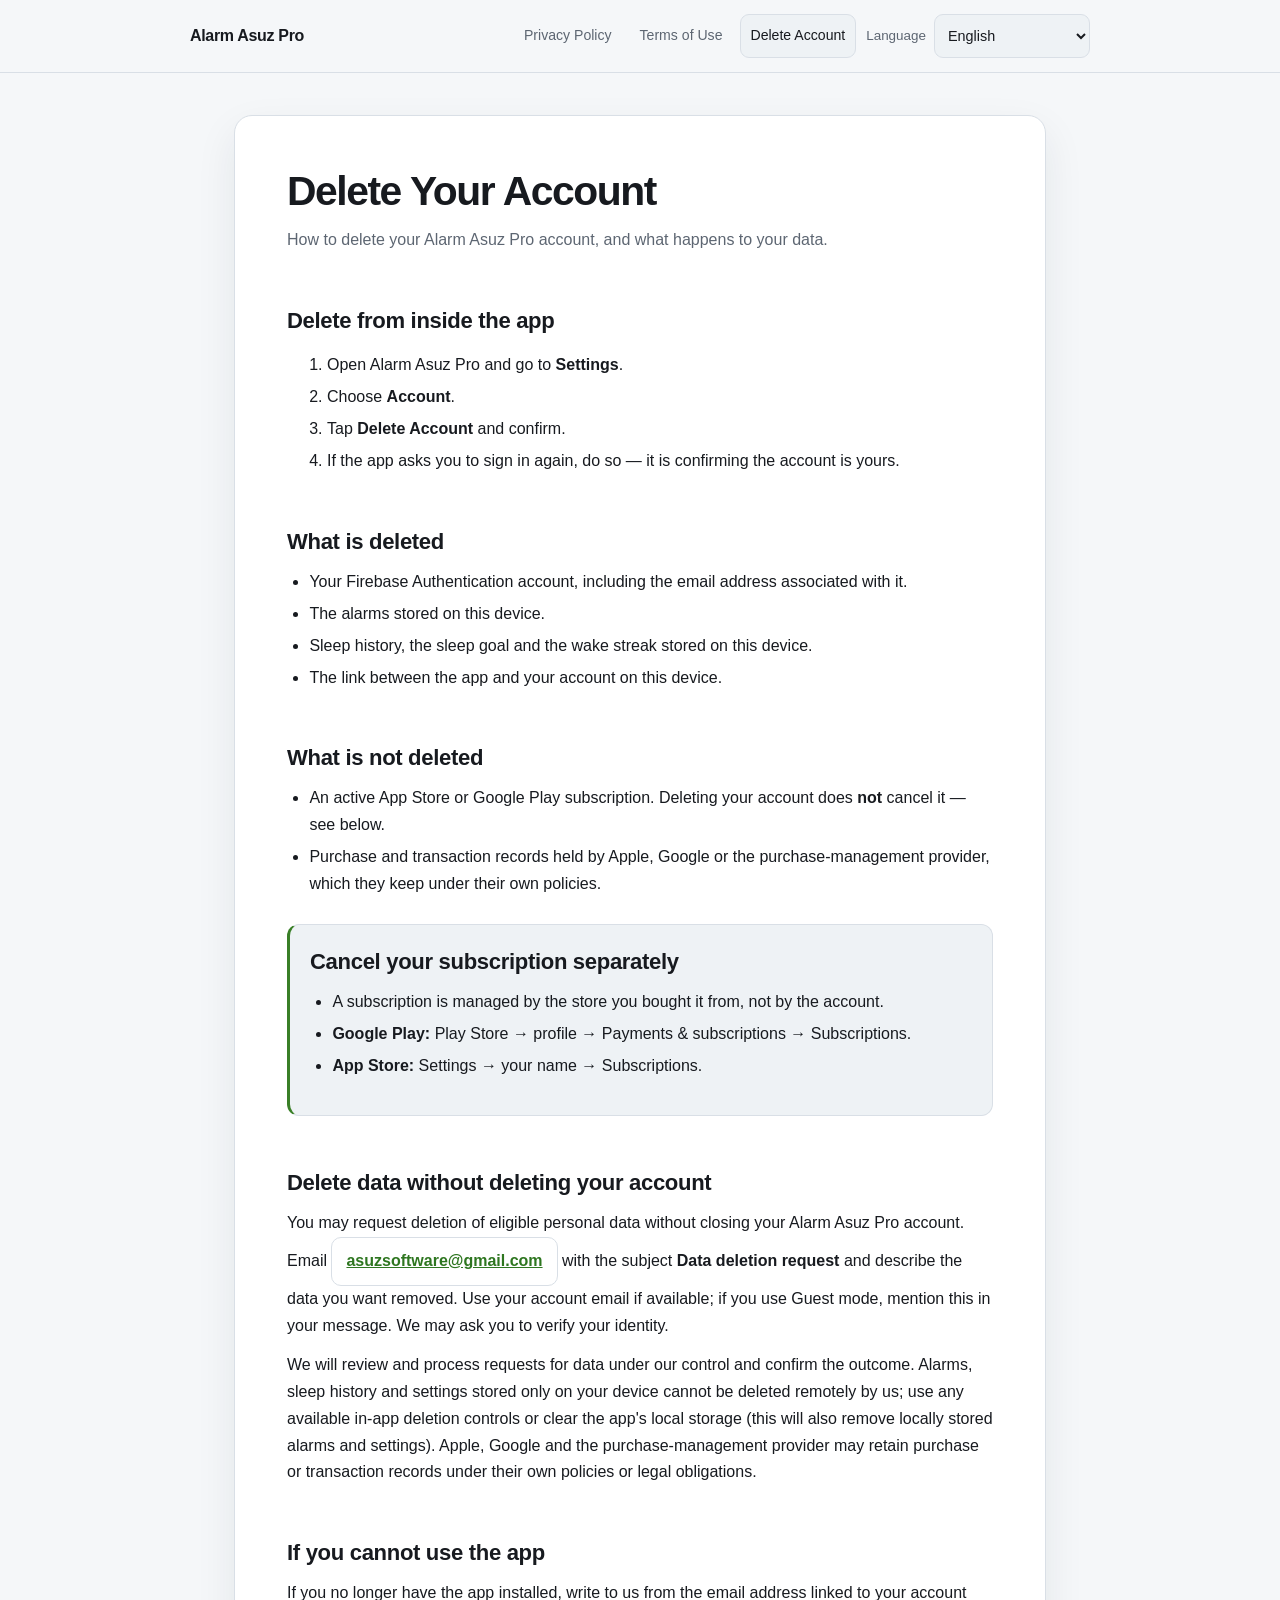
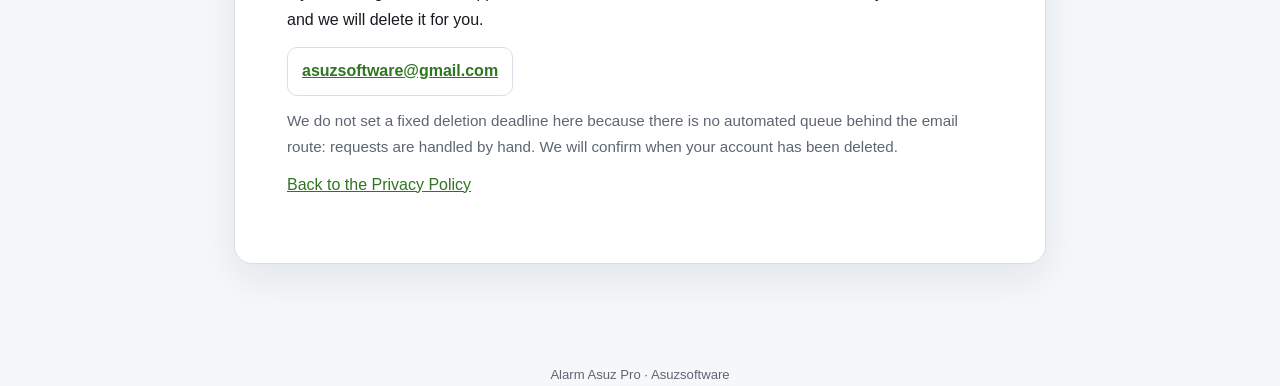
<file: delete-account/index.html>
<!doctype html>
<html lang="en">
<head>
  <meta charset="utf-8">
  <meta name="viewport" content="width=device-width, initial-scale=1">
  <meta name="referrer" content="strict-origin-when-cross-origin">
  <title>Alarm Asuz Pro — Delete Your Account</title>
  <meta name="description" content="How to delete your Alarm Asuz Pro account and what happens to your data.">
  <link rel="stylesheet" href="../assets/legal.css">
</head>
<body>
  <header class="site-header">
    <div class="header-inner">
      <div class="brand">Alarm Asuz Pro</div>
      <div class="header-actions">
        <nav class="legal-nav" aria-label="Legal">
          <a id="privacy-nav" data-legal-target="privacy" href="../privacy/">Privacy Policy</a>
          <a id="terms-nav" data-legal-target="terms" href="../terms/">Terms of Use</a>
          <a id="delete-nav" href="./" aria-current="page">Delete Account</a>
        </nav>
        <div class="language-wrap">
          <label id="language-label" for="language-select">Language</label>
          <select id="language-select" aria-label="Language">
<option value="de">Deutsch</option>
<option value="en" selected>English</option>
<option value="es">Español</option>
<option value="fr">Français</option>
<option value="it">Italiano</option>
<option value="ja">日本語</option>
<option value="ko">한국어</option>
<option value="pt">Português</option>
<option value="pt-BR">Português (Brasil)</option>
<option value="tr">Türkçe</option>
          </select>
        </div>
      </div>
    </div>
  </header>

  <main>
<article class="legal-document" data-locale="en">
<h1>Delete Your Account</h1>
<p>How to delete your Alarm Asuz Pro account, and what happens to your data.</p>
<h2>Delete from inside the app</h2>
<ol><li>Open Alarm Asuz Pro and go to <strong>Settings</strong>.</li><li>Choose <strong>Account</strong>.</li><li>Tap <strong>Delete Account</strong> and confirm.</li><li>If the app asks you to sign in again, do so — it is confirming the account is yours.</li></ol>
<h2>What is deleted</h2>
<ul><li>Your Firebase Authentication account, including the email address associated with it.</li><li>The alarms stored on this device.</li><li>Sleep history, the sleep goal and the wake streak stored on this device.</li><li>The link between the app and your account on this device.</li></ul>
<h2>What is not deleted</h2>
<ul><li>An active App Store or Google Play subscription. Deleting your account does <strong>not</strong> cancel it — see below.</li><li>Purchase and transaction records held by Apple, Google or the purchase-management provider, which they keep under their own policies.</li></ul>
<div class="callout"><h2>Cancel your subscription separately</h2>
<ul><li>A subscription is managed by the store you bought it from, not by the account.</li><li><strong>Google Play:</strong> Play Store → profile → Payments &amp; subscriptions → Subscriptions.</li><li><strong>App Store:</strong> Settings → your name → Subscriptions.</li></ul></div>
<h2>Delete data without deleting your account</h2>
<p>You may request deletion of eligible personal data without closing your Alarm Asuz Pro account. Email <a class="mail-link" href="mailto:asuzsoftware@gmail.com?subject=Data%20deletion%20request">asuzsoftware@gmail.com</a> with the subject <strong>Data deletion request</strong> and describe the data you want removed. Use your account email if available; if you use Guest mode, mention this in your message. We may ask you to verify your identity.</p>
<p>We will review and process requests for data under our control and confirm the outcome. Alarms, sleep history and settings stored only on your device cannot be deleted remotely by us; use any available in-app deletion controls or clear the app's local storage (this will also remove locally stored alarms and settings). Apple, Google and the purchase-management provider may retain purchase or transaction records under their own policies or legal obligations.</p>
<h2>If you cannot use the app</h2>
<p>If you no longer have the app installed, write to us from the email address linked to your account and we will delete it for you.</p>
<p><a class="mail-link" href="mailto:asuzsoftware@gmail.com?subject=Account%20deletion%20request">asuzsoftware@gmail.com</a></p>
<p class="muted">We do not set a fixed deletion deadline here because there is no automated queue behind the email route: requests are handled by hand. We will confirm when your account has been deleted.</p>
<p><a data-legal-target="privacy" href="../privacy/">Back to the Privacy Policy</a></p>
</article>
<article class="legal-document" data-locale="de" hidden>
<h1>Konto löschen</h1>
<p>So löschen Sie Ihr Alarm Asuz Pro-Konto und was mit Ihren Daten geschieht.</p>
<h2>In der App löschen</h2>
<ol><li>Öffnen Sie Alarm Asuz Pro und gehen Sie zu <strong>Einstellungen</strong>.</li><li>Wählen Sie <strong>Konto</strong>.</li><li>Tippen Sie auf <strong>Konto löschen</strong> und bestätigen Sie.</li><li>Wenn die App Sie erneut anmelden lässt, tun Sie das — damit wird bestätigt, dass das Konto Ihnen gehört.</li></ol>
<h2>Was gelöscht wird</h2>
<ul><li>Ihr Firebase-Authentication-Konto einschließlich der zugehörigen E-Mail-Adresse.</li><li>Die auf diesem Gerät gespeicherten Alarme.</li><li>Schlafverlauf, Schlafziel und Aufwachserie auf diesem Gerät.</li><li>Die Verknüpfung zwischen App und Konto auf diesem Gerät.</li></ul>
<h2>Was nicht gelöscht wird</h2>
<ul><li>Ein aktives Abonnement im App Store oder bei Google Play. Das Löschen des Kontos beendet es <strong>nicht</strong> — siehe unten.</li><li>Kauf- und Transaktionsdaten bei Apple, Google oder dem Anbieter der Kaufverwaltung, die dort nach deren Richtlinien aufbewahrt werden.</li></ul>
<div class="callout"><h2>Abonnement separat kündigen</h2>
<ul><li>Ein Abonnement wird von dem Store verwaltet, bei dem es gekauft wurde, nicht vom Konto.</li><li><strong>Google Play:</strong> Play Store → Profil → Zahlungen &amp; Abos → Abonnements.</li><li><strong>App Store:</strong> Einstellungen → Ihr Name → Abonnements.</li></ul></div>
<h2>Daten löschen, ohne das Konto zu löschen</h2>
<p>Sie können die Löschung geeigneter personenbezogener Daten beantragen, ohne Ihr Alarm Asuz Pro-Konto zu schließen. Schreiben Sie an <a class="mail-link" href="mailto:asuzsoftware@gmail.com?subject=Data%20deletion%20request">asuzsoftware@gmail.com</a> mit dem Betreff <strong>Data deletion request</strong> und nennen Sie die zu löschenden Daten. Nutzen Sie nach Möglichkeit Ihre Konto-E-Mail-Adresse; bei Gastnutzung erwähnen Sie dies bitte. Gegebenenfalls müssen wir Ihre Identität prüfen.</p>
<p>Wir prüfen und bearbeiten Anfragen zu Daten, für die wir verantwortlich sind, und bestätigen das Ergebnis. Wecker, Schlafverlauf und Einstellungen, die nur auf Ihrem Gerät gespeichert sind, können wir nicht aus der Ferne löschen. Nutzen Sie vorhandene Löschfunktionen der App oder löschen Sie die lokalen App-Daten (dadurch werden auch lokale Wecker und Einstellungen entfernt). Apple, Google und der Anbieter der Kaufverwaltung können Kauf- und Transaktionsdaten nach ihren Richtlinien oder gesetzlichen Pflichten aufbewahren.</p>
<h2>Wenn Sie die App nicht nutzen können</h2>
<p>Wenn Sie die App nicht mehr installiert haben, schreiben Sie uns von der mit Ihrem Konto verknüpften E-Mail-Adresse und wir löschen es für Sie.</p>
<p><a class="mail-link" href="mailto:asuzsoftware@gmail.com?subject=Account%20deletion%20request">asuzsoftware@gmail.com</a></p>
<p class="muted">Wir nennen hier keine feste Löschfrist, weil hinter dem E-Mail-Weg keine automatische Warteschlange steht: Anfragen werden von Hand bearbeitet. Wir bestätigen Ihnen die Löschung.</p>
<p><a data-legal-target="privacy" href="../privacy/">Zurück zur Datenschutzrichtlinie</a></p>
</article>
<article class="legal-document" data-locale="es" hidden>
<h1>Eliminar su cuenta</h1>
<p>Cómo eliminar su cuenta de Alarm Asuz Pro y qué ocurre con sus datos.</p>
<h2>Eliminar desde la aplicación</h2>
<ol><li>Abra Alarm Asuz Pro y vaya a <strong>Ajustes</strong>.</li><li>Elija <strong>Cuenta</strong>.</li><li>Toque <strong>Eliminar cuenta</strong> y confirme.</li><li>Si la aplicación le pide iniciar sesión de nuevo, hágalo: está confirmando que la cuenta es suya.</li></ol>
<h2>Qué se elimina</h2>
<ul><li>Su cuenta de Firebase Authentication, incluida la dirección de correo asociada.</li><li>Las alarmas guardadas en este dispositivo.</li><li>El historial de sueño, el objetivo de sueño y la racha guardados en este dispositivo.</li><li>El vínculo entre la aplicación y su cuenta en este dispositivo.</li></ul>
<h2>Qué no se elimina</h2>
<ul><li>Una suscripción activa del App Store o de Google Play. Eliminar la cuenta <strong>no</strong> la cancela; consulte abajo.</li><li>Los registros de compra y transacción de Apple, Google o del proveedor de gestión de compras, que los conservan según sus propias políticas.</li></ul>
<div class="callout"><h2>Cancele su suscripción por separado</h2>
<ul><li>Una suscripción la gestiona la tienda donde la compró, no la cuenta.</li><li><strong>Google Play:</strong> Play Store → perfil → Pagos y suscripciones → Suscripciones.</li><li><strong>App Store:</strong> Ajustes → su nombre → Suscripciones.</li></ul></div>
<h2>Eliminar datos sin eliminar su cuenta</h2>
<p>Puede solicitar la eliminación de datos personales que corresponda sin cerrar su cuenta de Alarm Asuz Pro. Escriba a <a class="mail-link" href="mailto:asuzsoftware@gmail.com?subject=Data%20deletion%20request">asuzsoftware@gmail.com</a> con el asunto <strong>Data deletion request</strong> e indique qué datos desea eliminar. Use el correo asociado a su cuenta si dispone de uno; si utiliza el modo Invitado, menciónelo. Es posible que debamos verificar su identidad.</p>
<p>Revisaremos y tramitaremos las solicitudes relativas a los datos bajo nuestro control y confirmaremos el resultado. Las alarmas, el historial de sueño y los ajustes guardados solo en su dispositivo no se pueden eliminar a distancia por nuestra parte. Use las opciones de eliminación disponibles en la aplicación o borre sus datos locales (esto también elimina las alarmas y los ajustes locales). Apple, Google y el proveedor de gestión de compras pueden conservar registros de compra y transacción según sus políticas u obligaciones legales.</p>
<h2>Si no puede usar la aplicación</h2>
<p>Si ya no tiene la aplicación instalada, escríbanos desde la dirección de correo vinculada a su cuenta y la eliminaremos por usted.</p>
<p><a class="mail-link" href="mailto:asuzsoftware@gmail.com?subject=Account%20deletion%20request">asuzsoftware@gmail.com</a></p>
<p class="muted">No indicamos aquí un plazo fijo de eliminación porque tras la vía de correo no hay una cola automática: las solicitudes se tratan a mano. Le confirmaremos cuando su cuenta se haya eliminado.</p>
<p><a data-legal-target="privacy" href="../privacy/">Volver a la Política de privacidad</a></p>
</article>
<article class="legal-document" data-locale="fr" hidden>
<h1>Supprimer votre compte</h1>
<p>Comment supprimer votre compte Alarm Asuz Pro et ce qu’il advient de vos données.</p>
<h2>Supprimer depuis l’application</h2>
<ol><li>Ouvrez Alarm Asuz Pro et allez dans <strong>Réglages</strong>.</li><li>Choisissez <strong>Compte</strong>.</li><li>Appuyez sur <strong>Supprimer le compte</strong> et confirmez.</li><li>Si l’application vous demande de vous reconnecter, faites-le : cela confirme que le compte est bien le vôtre.</li></ol>
<h2>Ce qui est supprimé</h2>
<ul><li>Votre compte Firebase Authentication, y compris l’adresse e-mail associée.</li><li>Les alarmes enregistrées sur cet appareil.</li><li>L’historique de sommeil, l’objectif de sommeil et la série de réveils enregistrés sur cet appareil.</li><li>Le lien entre l’application et votre compte sur cet appareil.</li></ul>
<h2>Ce qui n’est pas supprimé</h2>
<ul><li>Un abonnement actif de l’App Store ou de Google Play. Supprimer le compte <strong>ne l’annule pas</strong> — voir ci-dessous.</li><li>Les registres d’achat et de transaction détenus par Apple, Google ou le fournisseur de gestion des achats, qui les conservent selon leurs propres politiques.</li></ul>
<div class="callout"><h2>Résiliez votre abonnement séparément</h2>
<ul><li>Un abonnement est géré par la boutique où il a été acheté, pas par le compte.</li><li><strong>Google Play :</strong> Play Store → profil → Paiements et abonnements → Abonnements.</li><li><strong>App Store :</strong> Réglages → votre nom → Abonnements.</li></ul></div>
<h2>Supprimer des données sans supprimer votre compte</h2>
<p>Vous pouvez demander la suppression de données personnelles admissibles sans fermer votre compte Alarm Asuz Pro. Écrivez à <a class="mail-link" href="mailto:asuzsoftware@gmail.com?subject=Data%20deletion%20request">asuzsoftware@gmail.com</a> avec pour objet <strong>Data deletion request</strong> et précisez les données à supprimer. Utilisez si possible l’adresse e-mail liée à votre compte ; si vous utilisez le mode Invité, indiquez-le. Nous pourrons vous demander de confirmer votre identité.</p>
<p>Nous examinerons et traiterons les demandes concernant les données sous notre contrôle et confirmerons le résultat. Les alarmes, l’historique de sommeil et les paramètres stockés uniquement sur votre appareil ne peuvent pas être supprimés à distance par nos soins. Utilisez les fonctions de suppression disponibles dans l’application ou effacez ses données locales (ce qui supprime également les alarmes et réglages locaux). Apple, Google et le prestataire de gestion des achats peuvent conserver des données d’achat et de transaction selon leurs politiques ou obligations légales.</p>
<h2>Si vous ne pouvez pas utiliser l’application</h2>
<p>Si vous n’avez plus l’application installée, écrivez-nous depuis l’adresse e-mail liée à votre compte et nous le supprimerons pour vous.</p>
<p><a class="mail-link" href="mailto:asuzsoftware@gmail.com?subject=Account%20deletion%20request">asuzsoftware@gmail.com</a></p>
<p class="muted">Nous n’indiquons pas de délai fixe ici car la voie e-mail ne repose pas sur une file automatisée : les demandes sont traitées manuellement. Nous vous confirmerons la suppression.</p>
<p><a data-legal-target="privacy" href="../privacy/">Retour à la politique de confidentialité</a></p>
</article>
<article class="legal-document" data-locale="it" hidden>
<h1>Elimina il tuo account</h1>
<p>Come eliminare il tuo account Alarm Asuz Pro e cosa accade ai tuoi dati.</p>
<h2>Elimina dall’app</h2>
<ol><li>Apri Alarm Asuz Pro e vai su <strong>Impostazioni</strong>.</li><li>Scegli <strong>Account</strong>.</li><li>Tocca <strong>Elimina account</strong> e conferma.</li><li>Se l’app ti chiede di accedere di nuovo, fallo: sta confermando che l’account è tuo.</li></ol>
<h2>Cosa viene eliminato</h2>
<ul><li>Il tuo account Firebase Authentication, compreso l’indirizzo e-mail associato.</li><li>Le sveglie salvate su questo dispositivo.</li><li>La cronologia del sonno, l’obiettivo di sonno e la serie di risvegli salvati su questo dispositivo.</li><li>Il collegamento tra l’app e il tuo account su questo dispositivo.</li></ul>
<h2>Cosa non viene eliminato</h2>
<ul><li>Un abbonamento attivo dell’App Store o di Google Play. Eliminare l’account <strong>non</strong> lo annulla — vedi sotto.</li><li>I registri di acquisto e transazione detenuti da Apple, Google o dal fornitore di gestione degli acquisti, che li conservano secondo le proprie politiche.</li></ul>
<div class="callout"><h2>Annulla l’abbonamento separatamente</h2>
<ul><li>Un abbonamento è gestito dallo store presso cui è stato acquistato, non dall’account.</li><li><strong>Google Play:</strong> Play Store → profilo → Pagamenti e abbonamenti → Abbonamenti.</li><li><strong>App Store:</strong> Impostazioni → il tuo nome → Abbonamenti.</li></ul></div>
<h2>Eliminare i dati senza eliminare l’account</h2>
<p>Puoi richiedere l’eliminazione dei dati personali idonei senza chiudere il tuo account Alarm Asuz Pro. Scrivi a <a class="mail-link" href="mailto:asuzsoftware@gmail.com?subject=Data%20deletion%20request">asuzsoftware@gmail.com</a> con oggetto <strong>Data deletion request</strong> e indica quali dati vuoi eliminare. Se possibile usa l’indirizzo e-mail associato all’account; se utilizzi la modalità Ospite, specificalo. Potremmo richiedere una verifica della tua identità.</p>
<p>Esamineremo e gestiremo le richieste relative ai dati sotto il nostro controllo e confermeremo l’esito. Sveglie, cronologia del sonno e impostazioni memorizzate soltanto sul dispositivo non possono essere cancellate da remoto da noi. Usa le funzioni di eliminazione disponibili nell’app o cancella i dati locali dell’app (verranno rimosse anche le sveglie e le impostazioni locali). Apple, Google e il fornitore di gestione degli acquisti possono conservare i dati relativi ad acquisti e transazioni secondo le proprie politiche o gli obblighi di legge.</p>
<h2>Se non puoi usare l’app</h2>
<p>Se non hai più l’app installata, scrivici dall’indirizzo e-mail collegato al tuo account e lo elimineremo per te.</p>
<p><a class="mail-link" href="mailto:asuzsoftware@gmail.com?subject=Account%20deletion%20request">asuzsoftware@gmail.com</a></p>
<p class="muted">Qui non indichiamo un termine fisso perché dietro il canale e-mail non c’è una coda automatica: le richieste sono gestite a mano. Ti confermeremo l’avvenuta eliminazione.</p>
<p><a data-legal-target="privacy" href="../privacy/">Torna all’Informativa sulla privacy</a></p>
</article>
<article class="legal-document" data-locale="ja" hidden>
<h1>アカウントの削除</h1>
<p>Alarm Asuz Pro のアカウントを削除する方法と、データがどうなるかについて。</p>
<h2>アプリ内から削除する</h2>
<ol><li>Alarm Asuz Pro を開き、<strong>設定</strong>に進みます。</li><li><strong>アカウント</strong>を選択します。</li><li><strong>アカウントを削除</strong>をタップして確認します。</li><li>再度サインインを求められた場合はそのとおりに行ってください。アカウントの所有者であることを確認しています。</li></ol>
<h2>削除されるもの</h2>
<ul><li>Firebase Authentication のアカウント（関連付けられたメールアドレスを含む）。</li><li>この端末に保存されているアラーム。</li><li>この端末に保存されている睡眠履歴、睡眠目標、連続記録。</li><li>この端末におけるアプリとアカウントの連携。</li></ul>
<h2>削除されないもの</h2>
<ul><li>App Store または Google Play の有効なサブスクリプション。アカウントを削除しても<strong>解約されません</strong>（下記参照）。</li><li>Apple、Google、購入管理プロバイダーが保持する購入・取引記録。それぞれのポリシーに従って保管されます。</li></ul>
<div class="callout"><h2>サブスクリプションは別途解約してください</h2>
<ul><li>サブスクリプションはアカウントではなく、購入したストアが管理します。</li><li><strong>Google Play:</strong> Play ストア → プロフィール → お支払いと定期購入 → 定期購入。</li><li><strong>App Store:</strong> 設定 → ご自身の名前 → サブスクリプション。</li></ul></div>
<h2>アカウントを削除せずにデータの削除を依頼する</h2>
<p>Alarm Asuz Pro のアカウントを維持したまま、削除可能な個人データの削除を依頼できます。<a class="mail-link" href="mailto:asuzsoftware@gmail.com?subject=Data%20deletion%20request">asuzsoftware@gmail.com</a> 宛てに、件名を <strong>Data deletion request</strong> として、削除を希望するデータを記載して送信してください。アカウントにメールアドレスが登録されている場合は、そのアドレスから送信してください。ゲストモードをご利用の場合はその旨を記載してください。本人確認をお願いすることがあります。</p>
<p>当社が管理するデータについて依頼内容を確認・処理し、結果をご連絡します。端末のみに保存されたアラーム、睡眠履歴、設定を当社が遠隔で削除することはできません。アプリ内の削除機能を使うか、端末側でアプリのローカルデータを消去してください（保存済みのアラームや設定も削除されます）。Apple、Google、および購入管理事業者は、各自のポリシーや法令上の義務に従って購入・取引記録を保持する場合があります。</p>
<h2>アプリを使えない場合</h2>
<p>アプリをインストールしていない場合は、アカウントに紐づくメールアドレスからご連絡ください。こちらで削除いたします。</p>
<p><a class="mail-link" href="mailto:asuzsoftware@gmail.com?subject=Account%20deletion%20request">asuzsoftware@gmail.com</a></p>
<p class="muted">メールでのご依頼は自動処理ではなく手作業で対応しているため、削除までの固定の期限はここに記載していません。削除が完了したらご連絡します。</p>
<p><a data-legal-target="privacy" href="../privacy/">プライバシーポリシーに戻る</a></p>
</article>
<article class="legal-document" data-locale="ko" hidden>
<h1>계정 삭제</h1>
<p>Alarm Asuz Pro 계정을 삭제하는 방법과 데이터가 어떻게 되는지 안내합니다.</p>
<h2>앱에서 삭제하기</h2>
<ol><li>Alarm Asuz Pro를 열고 <strong>설정</strong>으로 이동합니다.</li><li><strong>계정</strong>을 선택합니다.</li><li><strong>계정 삭제</strong>를 누르고 확인합니다.</li><li>앱이 다시 로그인을 요청하면 그대로 진행하세요. 계정 소유자임을 확인하는 절차입니다.</li></ol>
<h2>삭제되는 항목</h2>
<ul><li>Firebase Authentication 계정과 연결된 이메일 주소.</li><li>이 기기에 저장된 알람.</li><li>이 기기에 저장된 수면 기록, 수면 목표, 연속 기록.</li><li>이 기기에서 앱과 계정의 연결.</li></ul>
<h2>삭제되지 않는 항목</h2>
<ul><li>App Store 또는 Google Play의 활성 구독. 계정을 삭제해도 <strong>취소되지 않습니다</strong> — 아래를 참고하세요.</li><li>Apple, Google 또는 구매 관리 제공업체가 보관하는 구매 및 거래 기록. 각자의 정책에 따라 보관됩니다.</li></ul>
<div class="callout"><h2>구독은 별도로 취소하세요</h2>
<ul><li>구독은 계정이 아니라 구매한 스토어에서 관리합니다.</li><li><strong>Google Play:</strong> Play 스토어 → 프로필 → 결제 및 정기 결제 → 정기 결제.</li><li><strong>App Store:</strong> 설정 → 사용자 이름 → 구독.</li></ul></div>
<h2>계정을 삭제하지 않고 데이터 삭제 요청하기</h2>
<p>Alarm Asuz Pro 계정을 유지하면서 삭제 대상인 개인 데이터의 삭제를 요청할 수 있습니다. <a class="mail-link" href="mailto:asuzsoftware@gmail.com?subject=Data%20deletion%20request">asuzsoftware@gmail.com</a>로 제목을 <strong>Data deletion request</strong>로 하여 삭제를 원하는 데이터를 알려 주세요. 연결된 계정 이메일이 있다면 해당 주소로 보내고, 게스트 모드를 이용한다면 그 사실을 적어 주세요. 본인 확인을 요청할 수 있습니다.</p>
<p>당사가 관리하는 데이터에 관한 요청을 검토 및 처리하고 결과를 안내합니다. 기기에만 저장된 알람, 수면 기록 및 설정은 당사가 원격으로 삭제할 수 없습니다. 앱의 삭제 기능을 이용하거나 기기에서 앱의 로컬 데이터를 삭제하세요(저장된 알람과 설정도 함께 삭제됩니다). Apple, Google 및 구매 관리 제공업체는 자체 정책이나 법적 의무에 따라 구매 및 거래 기록을 보관할 수 있습니다.</p>
<h2>앱을 사용할 수 없는 경우</h2>
<p>앱이 설치되어 있지 않다면 계정에 연결된 이메일 주소로 연락해 주세요. 저희가 삭제해 드립니다.</p>
<p><a class="mail-link" href="mailto:asuzsoftware@gmail.com?subject=Account%20deletion%20request">asuzsoftware@gmail.com</a></p>
<p class="muted">이메일 접수는 자동 대기열이 아니라 직접 처리하므로 삭제 기한을 명시하지 않습니다. 삭제가 완료되면 알려드립니다.</p>
<p><a data-legal-target="privacy" href="../privacy/">개인정보 처리방침으로 돌아가기</a></p>
</article>
<article class="legal-document" data-locale="pt" hidden>
<h1>Eliminar a sua conta</h1>
<p>Como eliminar a sua conta Alarm Asuz Pro e o que acontece aos seus dados.</p>
<h2>Eliminar na aplicação</h2>
<ol><li>Abra o Alarm Asuz Pro e vá a <strong>Definições</strong>.</li><li>Escolha <strong>Conta</strong>.</li><li>Toque em <strong>Eliminar conta</strong> e confirme.</li><li>Se a aplicação pedir para iniciar sessão novamente, faça-o: está a confirmar que a conta é sua.</li></ol>
<h2>O que é eliminado</h2>
<ul><li>A sua conta Firebase Authentication, incluindo o endereço de e-mail associado.</li><li>Os alarmes guardados neste dispositivo.</li><li>O histórico de sono, a meta de sono e a sequência guardados neste dispositivo.</li><li>A ligação entre a aplicação e a sua conta neste dispositivo.</li></ul>
<h2>O que não é eliminado</h2>
<ul><li>Uma subscrição ativa da App Store ou do Google Play. Eliminar a conta <strong>não</strong> a cancela — ver abaixo.</li><li>Os registos de compra e transação detidos pela Apple, Google ou pelo fornecedor de gestão de compras, que os conservam segundo as suas próprias políticas.</li></ul>
<div class="callout"><h2>Cancele a subscrição separadamente</h2>
<ul><li>Uma subscrição é gerida pela loja onde foi comprada, não pela conta.</li><li><strong>Google Play:</strong> Play Store → perfil → Pagamentos e subscrições → Subscrições.</li><li><strong>App Store:</strong> Definições → o seu nome → Subscrições.</li></ul></div>
<h2>Pedir a eliminação de dados sem eliminar a conta</h2>
<p>Pode pedir a eliminação dos dados pessoais elegíveis sem encerrar a sua conta Alarm Asuz Pro. Envie um e-mail para <a class="mail-link" href="mailto:asuzsoftware@gmail.com?subject=Data%20deletion%20request">asuzsoftware@gmail.com</a> com o assunto <strong>Data deletion request</strong> e indique os dados que pretende eliminar. Utilize, se possível, o e-mail associado à conta; se usar o modo Convidado, refira-o. Poderemos solicitar a confirmação da sua identidade.</p>
<p>Analisaremos e trataremos os pedidos relativos a dados sob o nosso controlo e confirmaremos o resultado. Os alarmes, o histórico de sono e as definições guardados apenas no seu dispositivo não podem ser eliminados remotamente por nós. Use as opções de eliminação disponíveis na aplicação ou limpe os dados locais da aplicação (o que também remove os alarmes e as definições locais). A Apple, a Google e o fornecedor de gestão de compras podem conservar registos de compras e transações ao abrigo das respetivas políticas ou obrigações legais.</p>
<h2>Se não puder usar a aplicação</h2>
<p>Se já não tiver a aplicação instalada, escreva-nos a partir do endereço de e-mail ligado à sua conta e eliminamo-la por si.</p>
<p><a class="mail-link" href="mailto:asuzsoftware@gmail.com?subject=Account%20deletion%20request">asuzsoftware@gmail.com</a></p>
<p class="muted">Não indicamos aqui um prazo fixo porque a via de e-mail não tem uma fila automática: os pedidos são tratados manualmente. Confirmaremos quando a conta for eliminada.</p>
<p><a data-legal-target="privacy" href="../privacy/">Voltar à Política de Privacidade</a></p>
</article>
<article class="legal-document" data-locale="pt-BR" hidden>
<h1>Excluir sua conta</h1>
<p>Como excluir sua conta do Alarm Asuz Pro e o que acontece com seus dados.</p>
<h2>Excluir dentro do aplicativo</h2>
<ol><li>Abra o Alarm Asuz Pro e vá em <strong>Configurações</strong>.</li><li>Escolha <strong>Conta</strong>.</li><li>Toque em <strong>Excluir conta</strong> e confirme.</li><li>Se o aplicativo pedir para entrar novamente, faça isso: é a confirmação de que a conta é sua.</li></ol>
<h2>O que é excluído</h2>
<ul><li>Sua conta do Firebase Authentication, incluindo o endereço de e-mail associado.</li><li>Os alarmes guardados neste aparelho.</li><li>O histórico de sono, a meta de sono e a sequência guardados neste aparelho.</li><li>O vínculo entre o aplicativo e sua conta neste aparelho.</li></ul>
<h2>O que não é excluído</h2>
<ul><li>Uma assinatura ativa da App Store ou do Google Play. Excluir a conta <strong>não</strong> a cancela — veja abaixo.</li><li>Os registros de compra e transação mantidos pela Apple, Google ou pelo provedor de gestão de compras, que os conservam conforme suas próprias políticas.</li></ul>
<div class="callout"><h2>Cancele a assinatura separadamente</h2>
<ul><li>Uma assinatura é gerenciada pela loja onde foi comprada, não pela conta.</li><li><strong>Google Play:</strong> Play Store → perfil → Pagamentos e assinaturas → Assinaturas.</li><li><strong>App Store:</strong> Ajustes → seu nome → Assinaturas.</li></ul></div>
<h2>Solicitar exclusão de dados sem excluir sua conta</h2>
<p>Você pode solicitar a exclusão de dados pessoais elegíveis sem encerrar sua conta do Alarm Asuz Pro. Envie um e-mail para <a class="mail-link" href="mailto:asuzsoftware@gmail.com?subject=Data%20deletion%20request">asuzsoftware@gmail.com</a> com o assunto <strong>Data deletion request</strong> e informe quais dados deseja excluir. Se possível, use o e-mail vinculado à conta; se você utiliza o modo Convidado, informe isso. Podemos solicitar confirmação da sua identidade.</p>
<p>Analisaremos e processaremos solicitações relacionadas aos dados sob nosso controle e confirmaremos o resultado. Alarmes, histórico de sono e configurações salvos somente no aparelho não podem ser excluídos remotamente por nós. Use os recursos de exclusão disponíveis no aplicativo ou limpe os dados locais do app (isso também remove os alarmes e as configurações locais). Apple, Google e o provedor de gerenciamento de compras podem manter registros de compras e transações conforme suas políticas ou obrigações legais.</p>
<h2>Se você não puder usar o aplicativo</h2>
<p>Se você não tem mais o aplicativo instalado, escreva para nós a partir do e-mail vinculado à sua conta e excluiremos por você.</p>
<p><a class="mail-link" href="mailto:asuzsoftware@gmail.com?subject=Account%20deletion%20request">asuzsoftware@gmail.com</a></p>
<p class="muted">Não indicamos um prazo fixo aqui porque o canal de e-mail não tem fila automática: os pedidos são tratados manualmente. Avisaremos quando a conta for excluída.</p>
<p><a data-legal-target="privacy" href="../privacy/">Voltar à Política de Privacidade</a></p>
</article>
<article class="legal-document" data-locale="tr" hidden>
<h1>Hesabınızı silin</h1>
<p>Alarm Asuz Pro hesabınızı nasıl sileceğiniz ve verilerinize ne olacağı.</p>
<h2>Uygulama içinden silme</h2>
<ol><li>Alarm Asuz Pro'yu açın ve <strong>Ayarlar</strong>'a gidin.</li><li><strong>Hesap</strong>'ı seçin.</li><li><strong>Hesabı Sil</strong>'e dokunun ve onaylayın.</li><li>Uygulama sizden tekrar giriş isterse yapın — hesabın size ait olduğu doğrulanıyor.</li></ol>
<h2>Silinenler</h2>
<ul><li>Firebase Authentication hesabınız ve ona bağlı e-posta adresi.</li><li>Bu cihazda saklanan alarmlar.</li><li>Bu cihazda saklanan uyku geçmişi, uyku hedefi ve uyanma serisi.</li><li>Bu cihazda uygulama ile hesabınız arasındaki bağlantı.</li></ul>
<h2>Silinmeyenler</h2>
<ul><li>App Store veya Google Play'deki etkin abonelik. Hesabı silmek aboneliği <strong>iptal etmez</strong> — aşağıya bakın.</li><li>Apple, Google veya satın alma yönetimi sağlayıcısının tuttuğu satın alma ve işlem kayıtları; bunları kendi politikalarına göre saklarlar.</li></ul>
<div class="callout"><h2>Aboneliğinizi ayrıca iptal edin</h2>
<ul><li>Abonelik hesap tarafından değil, satın aldığınız mağaza tarafından yönetilir.</li><li><strong>Google Play:</strong> Play Store → profil → Ödemeler ve abonelikler → Abonelikler.</li><li><strong>App Store:</strong> Ayarlar → adınız → Abonelikler.</li></ul></div>
<h2>Hesabınızı silmeden verilerinizin silinmesini talep edin</h2>
<p>Alarm Asuz Pro hesabınızı kapatmadan, silinmesi mümkün olan kişisel verilerinizin silinmesini talep edebilirsiniz. <a class="mail-link" href="mailto:asuzsoftware@gmail.com?subject=Data%20deletion%20request">asuzsoftware@gmail.com</a> adresine konu kısmı <strong>Data deletion request</strong> olacak şekilde e-posta gönderin ve hangi verilerin silinmesini istediğinizi belirtin. Hesabınıza bağlı e-posta adresi varsa bu adresi kullanın; misafir olarak kullanıyorsanız mesajınızda bunu belirtin. Güvenliğiniz için kimlik veya hesap sahipliği doğrulaması isteyebiliriz.</p>
<p>Kontrolümüz altındaki verilerle ilgili talepleri inceleyip işleme alır, sonucu size bildiririz. Yalnızca cihazınızda saklanan alarmları, uyku geçmişini ve ayarları uzaktan silemeyiz. Bunları silmek için uygulamada mevcut silme seçeneklerini kullanabilir veya cihazınızdan uygulamanın yerel verilerini temizleyebilirsiniz (bu işlem yerel alarmları ve ayarları da kaldırır). Apple, Google ve satın alma yönetimi sağlayıcısı, satın alma ve işlem kayıtlarını kendi politikaları veya yasal yükümlülükleri uyarınca saklayabilir.</p>
<h2>Uygulamayı kullanamıyorsanız</h2>
<p>Uygulama artık kurulu değilse hesabınıza bağlı e-posta adresinden bize yazın; sizin için silelim.</p>
<p><a class="mail-link" href="mailto:asuzsoftware@gmail.com?subject=Account%20deletion%20request">asuzsoftware@gmail.com</a></p>
<p class="muted">E-posta yolu otomatik bir kuyruğa bağlı olmadığı için burada sabit bir silme süresi belirtmiyoruz: talepler elle işleniyor. Hesabınız silindiğinde size bildireceğiz.</p>
<p><a data-legal-target="privacy" href="../privacy/">Gizlilik Politikasına dön</a></p>
</article>
  </main>

  <p class="page-note">Alarm Asuz Pro · Asuzsoftware</p>
  <script src="../assets/legal.js" defer></script>
</body>
</html>
</file>
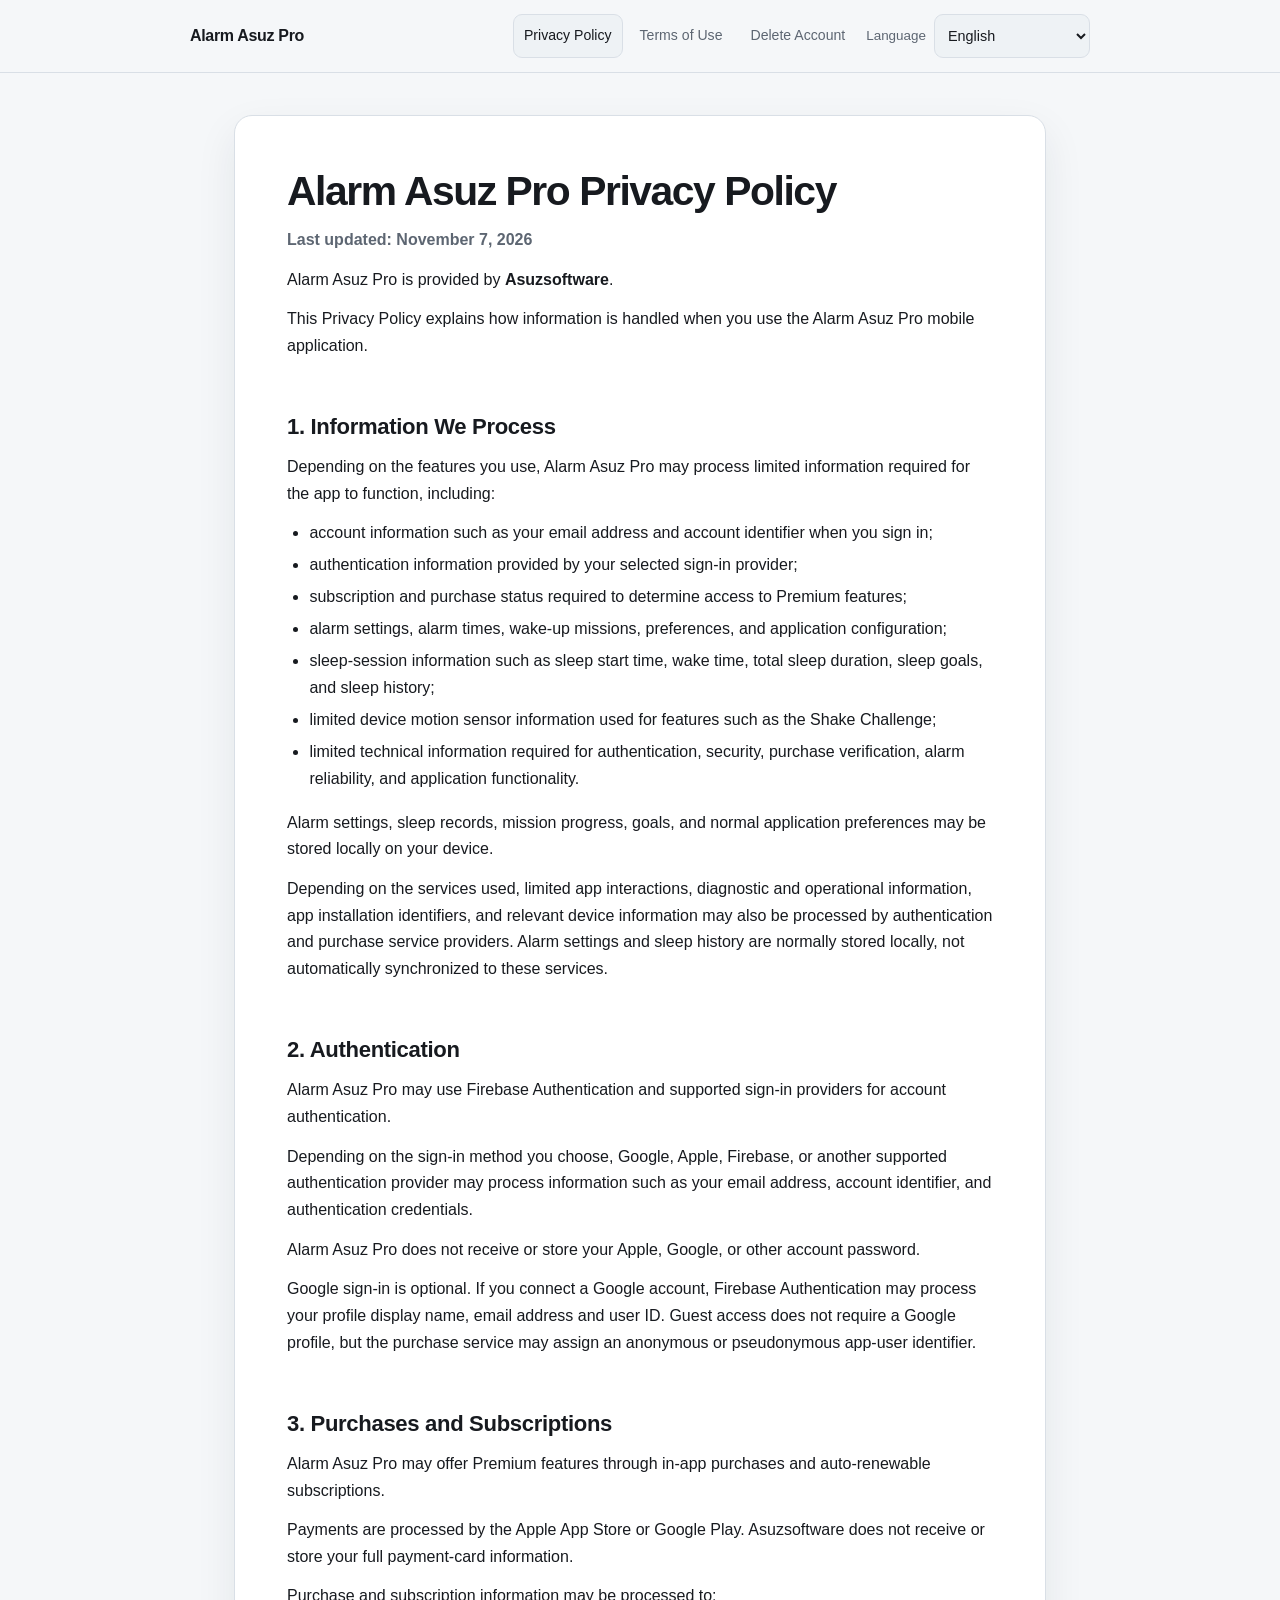
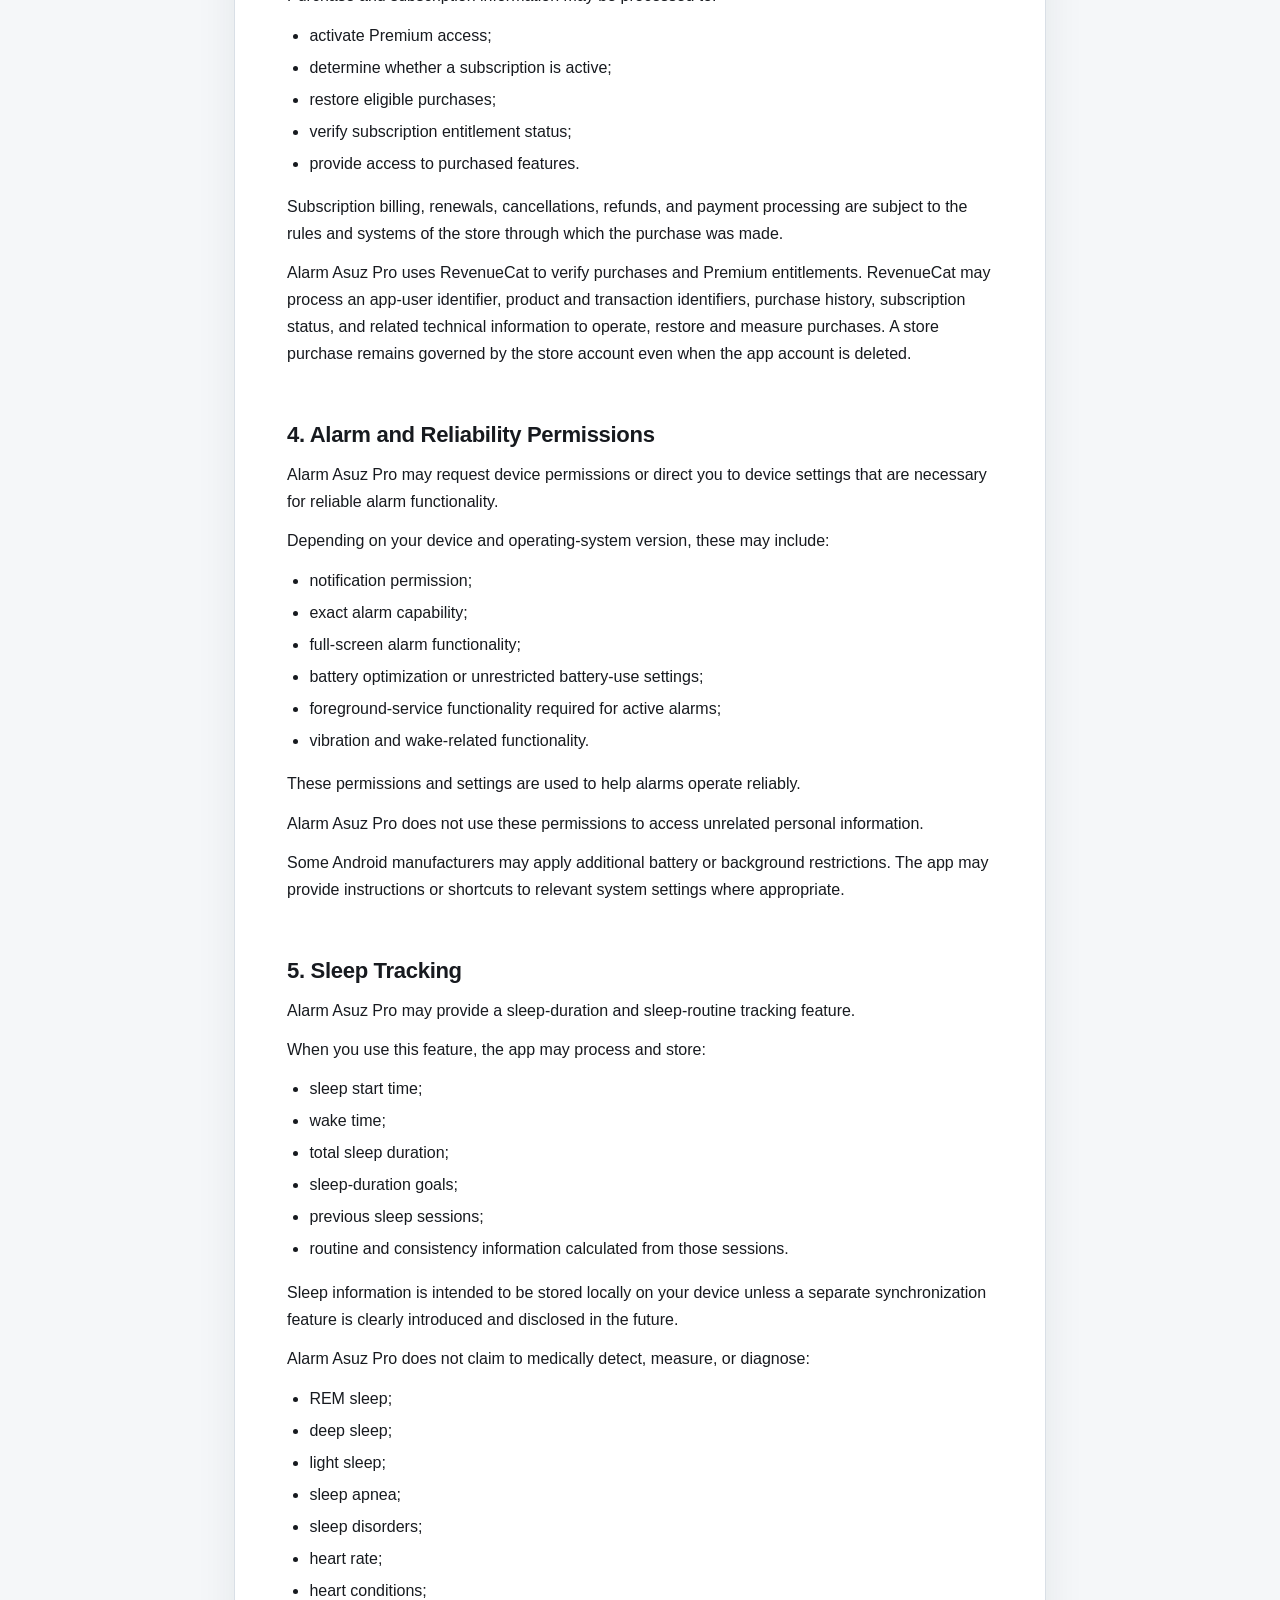
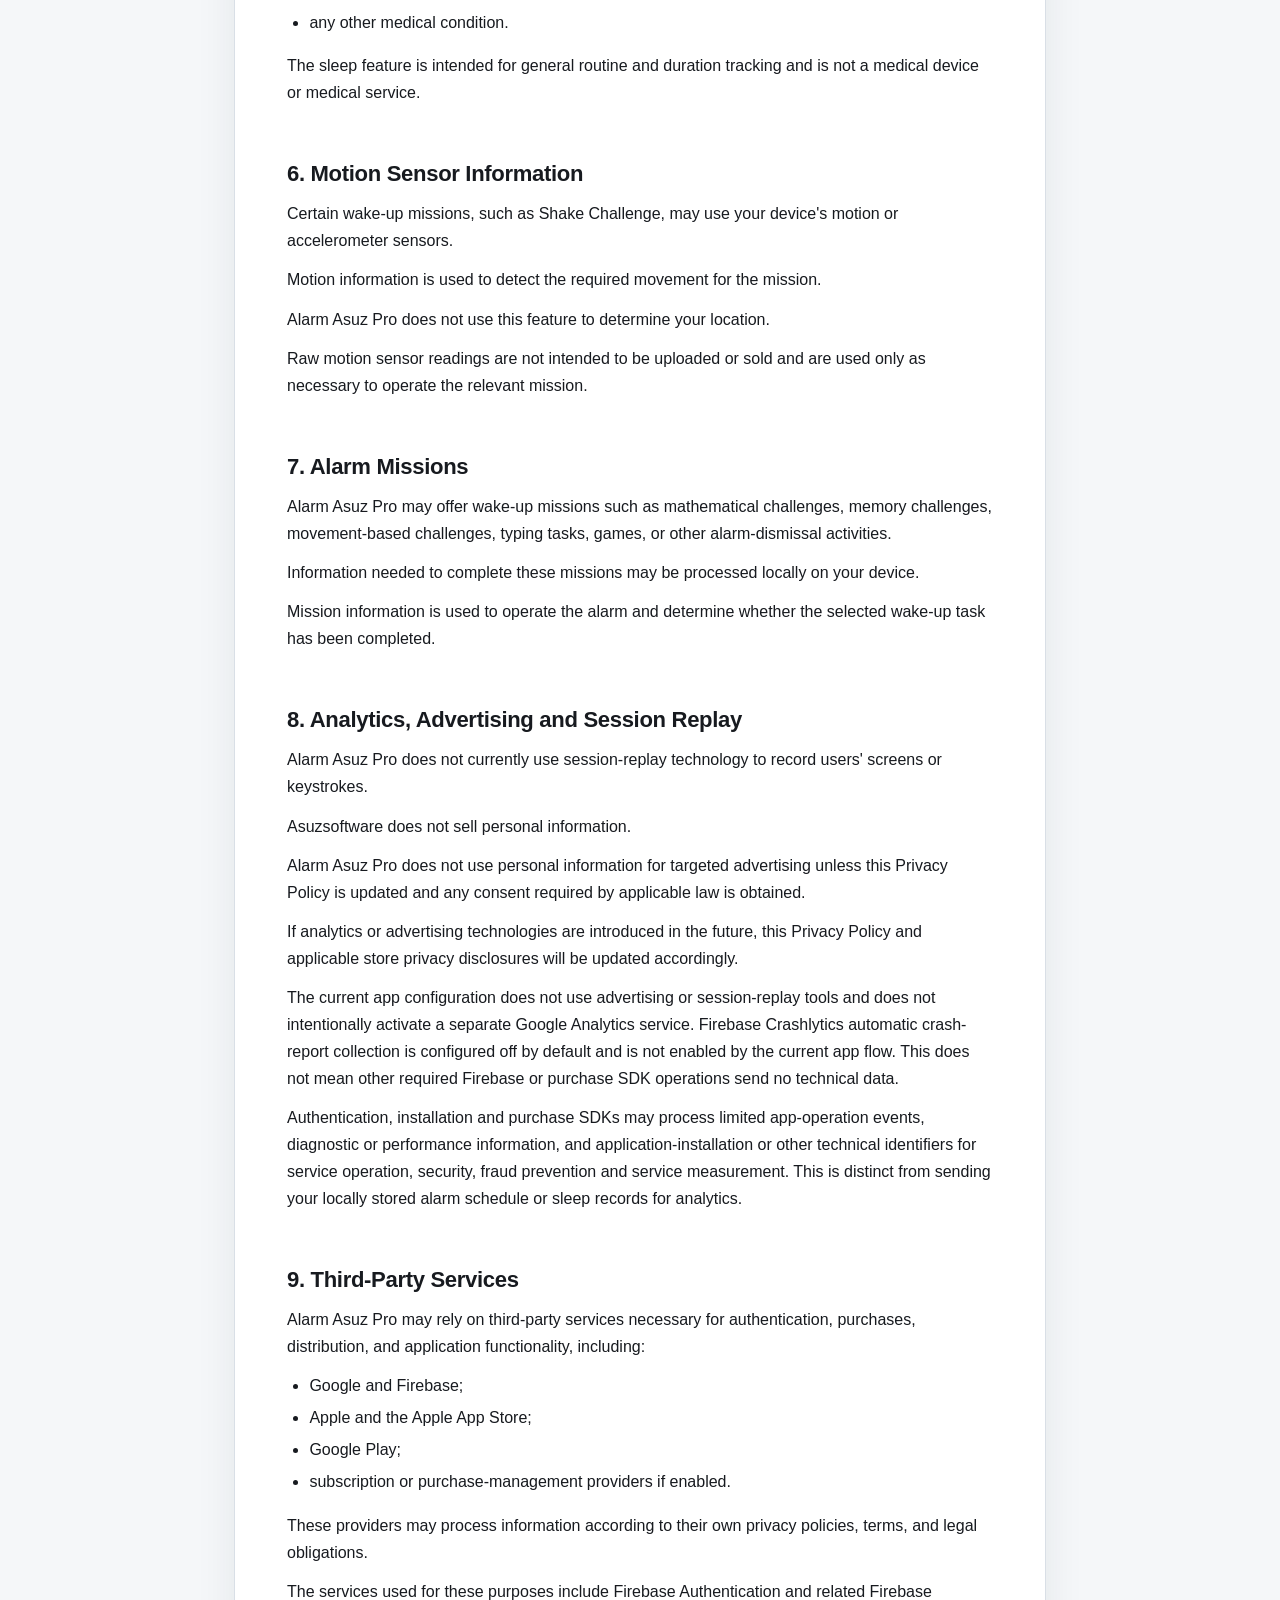
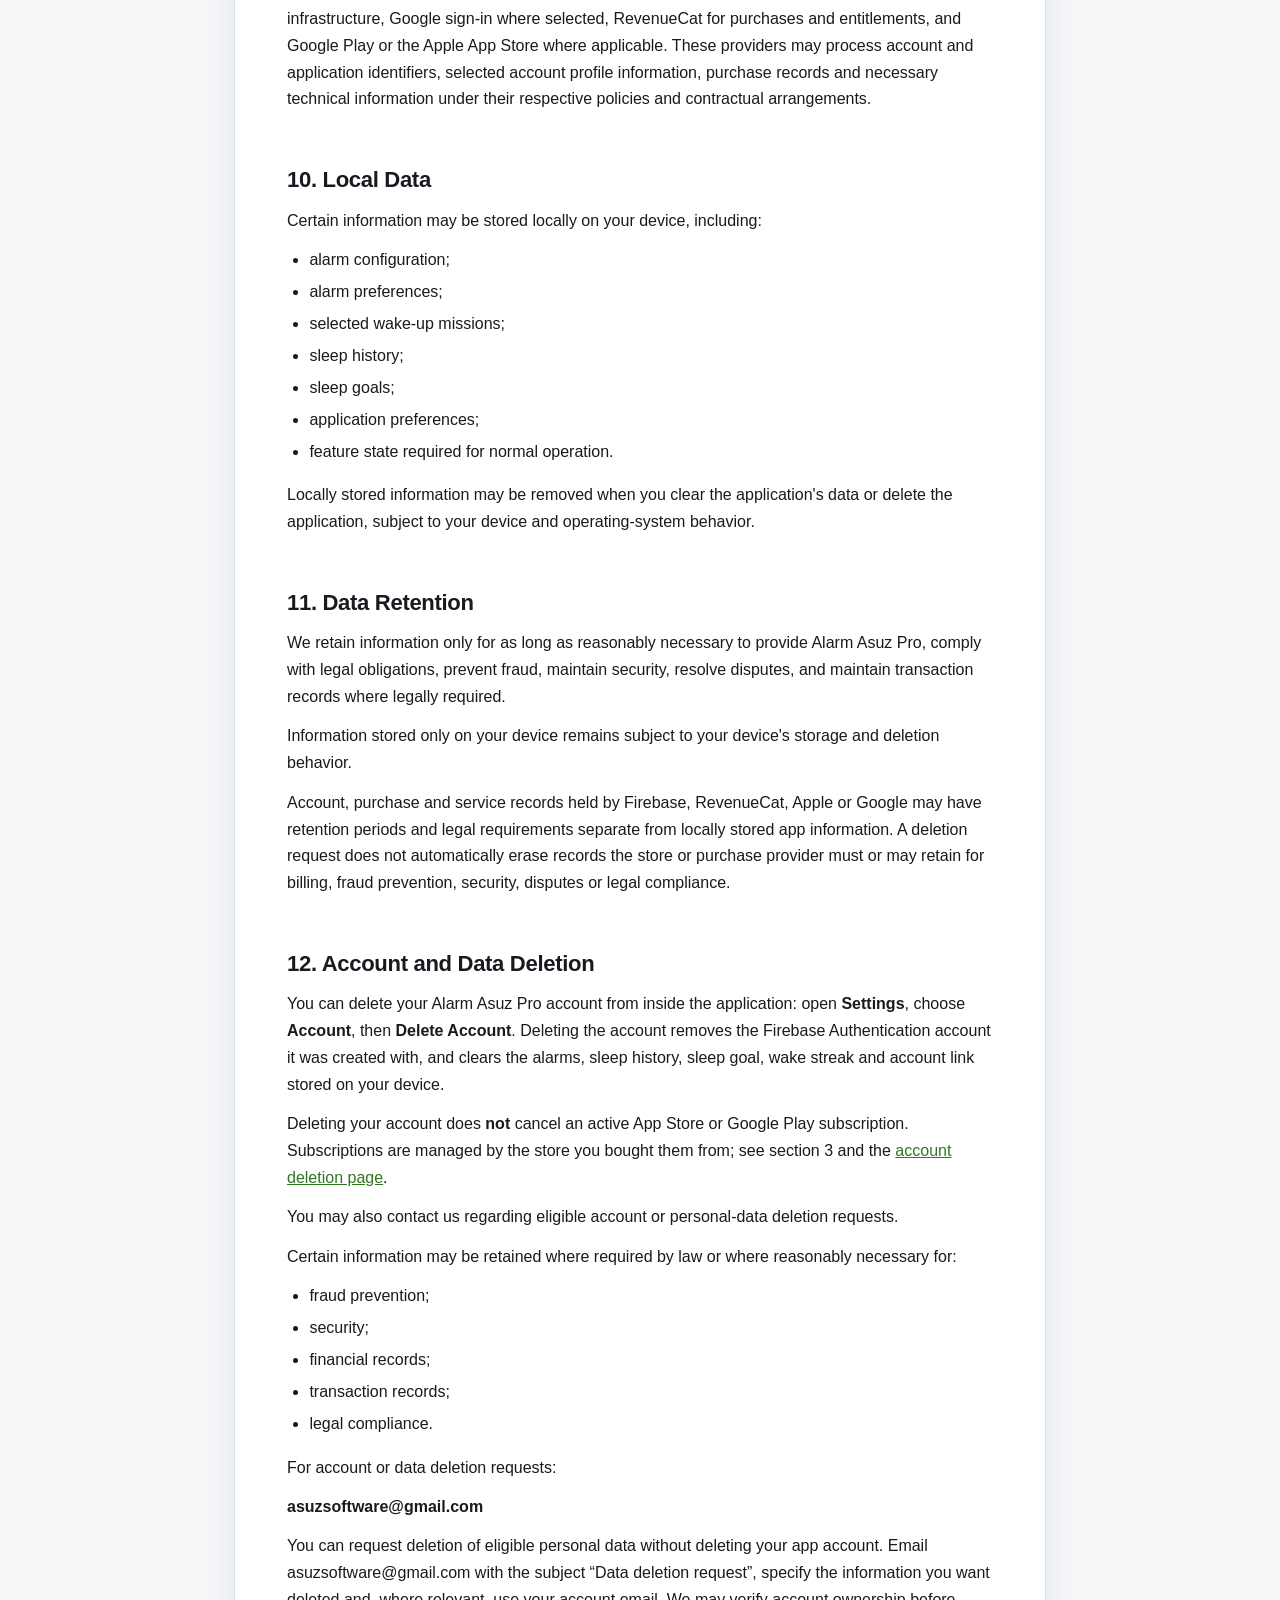
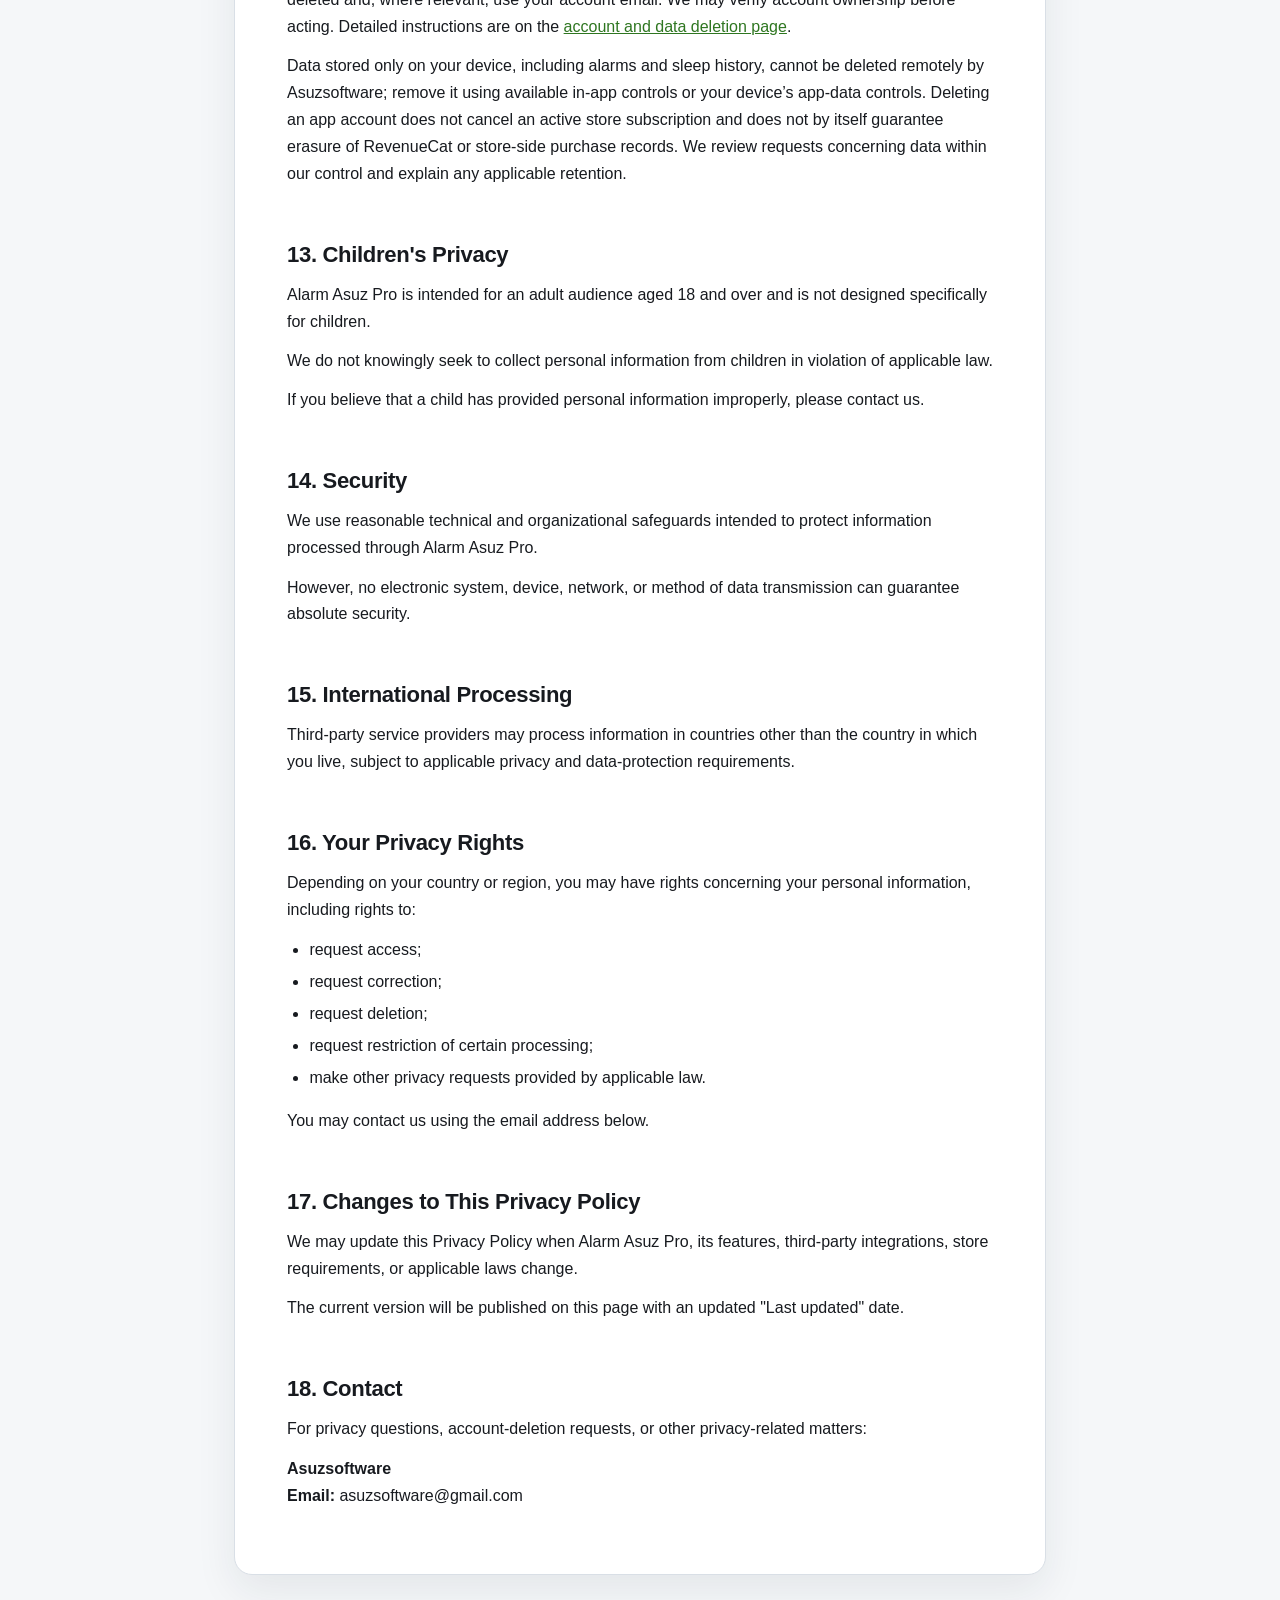
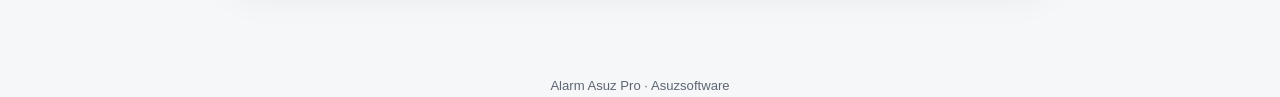
<file: privacy/index.html>
<!doctype html>
<html lang="en">
<head>
<meta charset="utf-8"/>
<meta content="width=device-width, initial-scale=1" name="viewport"/>
<meta content="strict-origin-when-cross-origin" name="referrer"/>
<title>Alarm Asuz Pro — Privacy Policy</title>
<meta content="Alarm Asuz Pro Privacy Policy" name="description"/>
<link href="../assets/legal.css" rel="stylesheet"/>
</head>
<body>
<header class="site-header">
<div class="header-inner">
<div class="brand">Alarm Asuz Pro</div>
<div class="header-actions">
<nav aria-label="Legal" class="legal-nav">
<a aria-current="page" data-legal-target="privacy" href="../privacy/" id="privacy-nav">Privacy Policy</a>
<a data-legal-target="terms" href="../terms/" id="terms-nav">Terms of Use</a>
<a data-legal-target="delete" href="../delete-account/" id="delete-nav">Delete Account</a>
</nav>
<div class="language-wrap">
<label for="language-select" id="language-label">Language</label>
<select aria-label="Language" id="language-select">
<option value="de">Deutsch</option>
<option selected="" value="en">English</option>
<option value="es">Español</option>
<option value="fr">Français</option>
<option value="it">Italiano</option>
<option value="ja">日本語</option>
<option value="ko">한국어</option>
<option value="pt">Português</option>
<option value="pt-BR">Português (Brasil)</option>
<option value="tr">Türkçe</option>
</select>
</div>
</div>
</div>
</header>
<main>
<article class="legal-document" data-locale="de" hidden="">
<h1>Datenschutzrichtlinie von Alarm Asuz Pro</h1>
<p><strong>Zuletzt aktualisiert: 7. November 2026</strong></p>
<p>Alarm Asuz Pro wird von <strong>Asuzsoftware</strong> bereitgestellt.</p>
<p>Diese Datenschutzrichtlinie erläutert, wie Informationen verarbeitet werden, wenn Sie die mobile Anwendung Alarm Asuz Pro verwenden.</p>
<h2>1. Von uns verarbeitete Informationen</h2>
<p>Je nach den von Ihnen genutzten Funktionen kann Alarm Asuz Pro begrenzte Informationen verarbeiten, die für die Funktion der App erforderlich sind, darunter:</p>
<ul>
<li>Kontoinformationen wie Ihre E-Mail-Adresse und Kontokennung, wenn Sie sich anmelden;</li>
<li>Authentifizierungsinformationen, die von dem von Ihnen gewählten Anmeldeanbieter bereitgestellt werden;</li>
<li>Abonnement- und Kaufstatus, der erforderlich ist, um den Zugriff auf Premium-Funktionen zu bestimmen;</li>
<li>Alarmeinstellungen, Alarmzeiten, Aufwachaufgaben, Präferenzen und App-Konfiguration;</li>
<li>Informationen zu Schlafsitzungen wie Schlafbeginn, Aufwachzeit, gesamte Schlafdauer, Schlafziele und Schlafverlauf;</li>
<li>begrenzte Informationen von Bewegungssensoren des Geräts, die für Funktionen wie die Shake Challenge verwendet werden;</li>
<li>begrenzte technische Informationen, die für Authentifizierung, Sicherheit, Kaufprüfung, Alarmzuverlässigkeit und App-Funktionalität erforderlich sind.</li>
</ul>
<p>Alarmeinstellungen, Schlafaufzeichnungen, Aufgabenfortschritt, Ziele und normale App-Einstellungen können lokal auf Ihrem Gerät gespeichert werden.</p>
<p>Je nach genutztem Dienst können Authentifizierungs- und Kaufanbieter auch begrenzte App-Interaktionen, Diagnose- und Betriebsdaten, App-Installationskennungen sowie relevante Geräteinformationen verarbeiten. Alarmeinstellungen und Schlafverlauf werden normalerweise lokal gespeichert und nicht automatisch mit diesen Diensten synchronisiert.</p><h2>2. Authentifizierung</h2>
<p>Alarm Asuz Pro kann Firebase Authentication und unterstützte Anmeldeanbieter zur Authentifizierung von Konten verwenden.</p>
<p>Abhängig von der von Ihnen gewählten Anmeldemethode können Google, Apple, Firebase oder ein anderer unterstützter Authentifizierungsanbieter Informationen wie Ihre E-Mail-Adresse, Kontokennung und Authentifizierungsdaten verarbeiten.</p>
<p>Alarm Asuz Pro erhält oder speichert nicht das Passwort Ihres Apple-, Google- oder sonstigen Kontos.</p>
<p>Die Anmeldung mit Google ist freiwillig. Wenn Sie ein Google-Konto verbinden, kann Firebase Authentication Ihren Profilnamen, Ihre E-Mail-Adresse und Ihre Nutzerkennung verarbeiten. Für den Gastzugang ist kein Google-Profil nötig; der Kaufdienst kann jedoch eine anonyme oder pseudonyme App-Nutzerkennung vergeben.</p><h2>3. Käufe und Abonnements</h2>
<p>Alarm Asuz Pro kann Premium-Funktionen über In-App-Käufe und automatisch verlängernde Abonnements anbieten.</p>
<p>Zahlungen werden vom Apple App Store oder von Google Play verarbeitet. Asuzsoftware erhält oder speichert nicht Ihre vollständigen Zahlungskartendaten.</p>
<p>Kauf- und Abonnementinformationen können verarbeitet werden, um:</p>
<ul>
<li>Premium-Zugriff zu aktivieren;</li>
<li>festzustellen, ob ein Abonnement aktiv ist;</li>
<li>berechtigte Käufe wiederherzustellen;</li>
<li>den Status von Abonnementberechtigungen zu überprüfen;</li>
<li>Zugriff auf gekaufte Funktionen bereitzustellen.</li>
</ul>
<p>Abrechnung, Verlängerungen, Kündigungen, Erstattungen und Zahlungsabwicklung für Abonnements unterliegen den Regeln und Systemen des Stores, über den der Kauf getätigt wurde.</p>
<p>Alarm Asuz Pro verwendet RevenueCat zur Überprüfung von Käufen und Premium-Berechtigungen. RevenueCat kann App-Nutzerkennungen, Produkt- und Transaktionskennungen, Kaufhistorie, Abonnementstatus und zugehörige technische Angaben verarbeiten, um Käufe abzuwickeln, wiederherzustellen und auszuwerten. Ein Store-Kauf bleibt auch nach Löschung des App-Kontos an das Store-Konto gebunden.</p><h2>4. Berechtigungen für Alarm und Zuverlässigkeit</h2>
<p>Alarm Asuz Pro kann Geräteberechtigungen anfordern oder Sie zu Geräteeinstellungen führen, die für eine zuverlässige Alarmfunktion erforderlich sind.</p>
<p>Je nach Gerät und Betriebssystemversion können dazu gehören:</p>
<ul>
<li>Benachrichtigungsberechtigung;</li>
<li>Berechtigung für exakte Alarme;</li>
<li>Vollbild-Alarmfunktion;</li>
<li>Akkuoptimierungs- oder uneingeschränkte Akku-Nutzungseinstellungen;</li>
<li>Vordergrunddienst-Funktionalität, die für aktive Alarme erforderlich ist;</li>
<li>Vibrations- und Aufweckfunktionen.</li>
</ul>
<p>Diese Berechtigungen und Einstellungen werden verwendet, um eine zuverlässige Funktion der Alarme zu unterstützen.</p>
<p>Alarm Asuz Pro verwendet diese Berechtigungen nicht, um auf nicht damit zusammenhängende personenbezogene Informationen zuzugreifen.</p>
<p>Einige Android-Hersteller können zusätzliche Akku- oder Hintergrundbeschränkungen anwenden. Die App kann gegebenenfalls Hinweise oder Verknüpfungen zu den entsprechenden Systemeinstellungen bereitstellen.</p>
<h2>5. Schlaftracking</h2>
<p>Alarm Asuz Pro kann eine Funktion zur Erfassung von Schlafdauer und Schlafroutine bereitstellen.</p>
<p>Wenn Sie diese Funktion nutzen, kann die App folgende Informationen verarbeiten und speichern:</p>
<ul>
<li>Schlafbeginn;</li>
<li>Aufwachzeit;</li>
<li>gesamte Schlafdauer;</li>
<li>Ziele für die Schlafdauer;</li>
<li>frühere Schlafsitzungen;</li>
<li>aus diesen Sitzungen berechnete Informationen zu Routine und Regelmäßigkeit.</li>
</ul>
<p>Schlafinformationen sollen lokal auf Ihrem Gerät gespeichert werden, sofern nicht künftig eine gesonderte Synchronisierungsfunktion ausdrücklich eingeführt und offengelegt wird.</p>
<p>Alarm Asuz Pro behauptet nicht, Folgendes medizinisch zu erkennen, zu messen oder zu diagnostizieren:</p>
<ul>
<li>REM-Schlaf;</li>
<li>Tiefschlaf;</li>
<li>Leichtschlaf;</li>
<li>Schlafapnoe;</li>
<li>Schlafstörungen;</li>
<li>Herzfrequenz;</li>
<li>Herzerkrankungen;</li>
<li>andere medizinische Zustände.</li>
</ul>
<p>Die Schlaffunktion dient der allgemeinen Erfassung von Routine und Dauer und ist weder ein Medizinprodukt noch eine medizinische Dienstleistung.</p>
<h2>6. Informationen von Bewegungssensoren</h2>
<p>Bestimmte Aufwachaufgaben wie die Shake Challenge können Bewegungs- oder Beschleunigungssensoren Ihres Geräts verwenden.</p>
<p>Bewegungsinformationen werden verwendet, um die für die Aufgabe erforderliche Bewegung zu erkennen.</p>
<p>Alarm Asuz Pro verwendet diese Funktion nicht, um Ihren Standort zu bestimmen.</p>
<p>Rohdaten der Bewegungssensoren sollen nicht hochgeladen oder verkauft werden und werden nur soweit verwendet, wie dies für die betreffende Aufgabe erforderlich ist.</p>
<h2>7. Alarmaufgaben</h2>
<p>Alarm Asuz Pro kann Aufwachaufgaben wie mathematische Aufgaben, Gedächtnisaufgaben, bewegungsbasierte Aufgaben, Tippaufgaben, Spiele oder andere Aktivitäten zum Beenden eines Alarms anbieten.</p>
<p>Informationen, die zum Abschließen dieser Aufgaben erforderlich sind, können lokal auf Ihrem Gerät verarbeitet werden.</p>
<p>Aufgabeninformationen werden verwendet, um den Alarm zu betreiben und festzustellen, ob die ausgewählte Aufwachaufgabe abgeschlossen wurde.</p>
<h2>8. Analyse, Werbung und Sitzungsaufzeichnung</h2>
<p>Alarm Asuz Pro verwendet derzeit keine Session-Replay-Technologie, um Bildschirme oder Tastatureingaben von Nutzern aufzuzeichnen.</p>
<p>Asuzsoftware verkauft keine personenbezogenen Informationen.</p>
<p>Alarm Asuz Pro verwendet personenbezogene Informationen nicht für zielgerichtete Werbung, sofern diese Datenschutzrichtlinie nicht aktualisiert und eine nach geltendem Recht erforderliche Einwilligung eingeholt wurde.</p>
<p>Falls künftig Analyse- oder Werbetechnologien eingeführt werden, werden diese Datenschutzrichtlinie und die entsprechenden Datenschutzangaben in den App-Stores entsprechend aktualisiert.</p>
<p>Die aktuelle App-Konfiguration verwendet weder Werbung noch Sitzungsaufzeichnungen und aktiviert keinen gesonderten Google-Analytics-Dienst. Die automatische Erfassung von Absturzberichten durch Firebase Crashlytics ist standardmäßig deaktiviert und wird im aktuellen App-Ablauf nicht aktiviert. Andere notwendige Firebase- oder Kauf-SDK-Funktionen können dennoch technische Daten übertragen.</p><p>Authentifizierungs-, Installations- und Kauf-SDKs können begrenzte Ereignisse zum App-Betrieb, Diagnose- oder Leistungsdaten sowie Installations- und andere technische Kennungen für den Dienstbetrieb, Sicherheit, Betrugsprävention und Dienstmessung verarbeiten. Dies ist keine Übermittlung Ihrer lokal gespeicherten Alarmzeiten oder Schlafdaten zu Analysezwecken.</p><h2>9. Dienste Dritter</h2>
<p>Alarm Asuz Pro kann auf Drittanbieterdienste zurückgreifen, die für Authentifizierung, Käufe, Vertrieb und App-Funktionalität erforderlich sind, darunter:</p>
<ul>
<li>Google und Firebase;</li>
<li>Apple und der Apple App Store;</li>
<li>Google Play;</li>
<li>Anbieter zur Verwaltung von Abonnements oder Käufen, sofern aktiviert.</li>
</ul>
<p>Diese Anbieter können Informationen gemäß ihren eigenen Datenschutzrichtlinien, Bedingungen und rechtlichen Verpflichtungen verarbeiten.</p>
<p>Zu diesen Diensten gehören Firebase Authentication und zugehörige Firebase-Infrastruktur, optional die Google-Anmeldung, RevenueCat für Käufe und Berechtigungen sowie gegebenenfalls Google Play oder der Apple App Store. Diese Anbieter können Konto- und App-Kennungen, ausgewählte Profilinformationen, Kaufdaten und erforderliche technische Informationen gemäß ihren Richtlinien und Vereinbarungen verarbeiten.</p><h2>10. Lokale Daten</h2>
<p>Bestimmte Informationen können lokal auf Ihrem Gerät gespeichert werden, darunter:</p>
<ul>
<li>Alarmkonfiguration;</li>
<li>Alarmeinstellungen;</li>
<li>ausgewählte Aufwachaufgaben;</li>
<li>Schlafverlauf;</li>
<li>Schlafziele;</li>
<li>App-Einstellungen;</li>
<li>Funktionszustände, die für den normalen Betrieb erforderlich sind.</li>
</ul>
<p>Lokal gespeicherte Informationen können entfernt werden, wenn Sie die App-Daten löschen oder die App deinstallieren, vorbehaltlich des Verhaltens Ihres Geräts und Betriebssystems.</p>
<h2>11. Datenspeicherung</h2>
<p>Wir speichern Informationen nur so lange, wie dies vernünftigerweise erforderlich ist, um Alarm Asuz Pro bereitzustellen, rechtliche Verpflichtungen zu erfüllen, Betrug zu verhindern, Sicherheit zu gewährleisten, Streitigkeiten beizulegen und Transaktionsaufzeichnungen aufzubewahren, soweit dies gesetzlich vorgeschrieben ist.</p>
<p>Informationen, die ausschließlich auf Ihrem Gerät gespeichert sind, unterliegen dem Speicher- und Löschverhalten Ihres Geräts.</p>
<p>Bei Firebase, RevenueCat, Apple oder Google gespeicherte Konto-, Kauf- und Dienstdaten können anderen Aufbewahrungsfristen und rechtlichen Vorgaben unterliegen als lokale App-Daten. Ein Löschantrag entfernt nicht automatisch Unterlagen, die der Store oder Kaufanbieter für Abrechnung, Betrugsprävention, Sicherheit, Streitfälle oder Rechtsvorschriften aufbewahren muss oder darf.</p><h2>12. Konto- und Datenlöschung</h2>
<p>Sie können Ihr Alarm Asuz Pro-Konto direkt in der App löschen: Öffnen Sie <strong>Einstellungen</strong>, wählen Sie <strong>Konto</strong> und dann <strong>Konto löschen</strong>. Dabei wird das Firebase-Authentication-Konto entfernt, mit dem es erstellt wurde, und die auf Ihrem Gerät gespeicherten Alarme, Schlafaufzeichnungen, Schlafziel, Aufwachserie und die Kontoverknüpfung werden gelöscht.</p>
<p>Das Löschen Ihres Kontos beendet <strong>kein</strong> aktives Abonnement im App Store oder bei Google Play. Abonnements werden von dem Store verwaltet, bei dem Sie sie gekauft haben; siehe Abschnitt 3 und die <a href="../delete-account/">Seite zur Kontolöschung</a>.</p>
<p>Sie können uns auch hinsichtlich berechtigter Anfragen zur Löschung von Konten oder personenbezogenen Daten kontaktieren.</p>

<p>Bestimmte Informationen können aufbewahrt werden, wenn dies gesetzlich vorgeschrieben oder vernünftigerweise erforderlich ist für:</p>
<ul>
<li>Betrugsprävention;</li>
<li>Sicherheit;</li>
<li>Finanzunterlagen;</li>
<li>Transaktionsaufzeichnungen;</li>
<li>rechtliche Compliance.</li>
</ul>
<p>Für Anfragen zur Konto- oder Datenlöschung:</p>
<p><strong>asuzsoftware@gmail.com</strong></p>
<p>Sie können die Löschung bestimmter personenbezogener Daten beantragen, ohne Ihr App-Konto zu löschen. Schreiben Sie an asuzsoftware@gmail.com mit dem Betreff „Data deletion request“, nennen Sie die betroffenen Daten und verwenden Sie gegebenenfalls Ihre Konto-E-Mail-Adresse. Wir können vor der Bearbeitung eine Prüfung der Kontoinhaberschaft verlangen. Einzelheiten finden Sie auf der <a href="../delete-account/">Seite zur Konto- und Datenlöschung</a>.</p><p>Ausschließlich auf Ihrem Gerät gespeicherte Alarme und Schlafdaten können wir nicht aus der Ferne löschen. Nutzen Sie dazu die verfügbaren App-Funktionen oder die Datenlöschung Ihres Geräts. Die Löschung des App-Kontos kündigt kein aktives Store-Abonnement und garantiert nicht die Löschung von RevenueCat- oder Store-Kaufdaten. Wir prüfen Anfragen zu von uns kontrollierten Daten und erläutern mögliche Aufbewahrungsgründe.</p><h2>13. Datenschutz von Kindern</h2>
<p>Alarm Asuz Pro richtet sich an Erwachsene ab 18 Jahren und wurde nicht speziell für Kinder entwickelt.</p>
<p>Wir bemühen uns nicht wissentlich darum, personenbezogene Informationen von Kindern unter Verstoß gegen geltendes Recht zu erheben.</p>
<p>Wenn Sie glauben, dass ein Kind unzulässigerweise personenbezogene Informationen bereitgestellt hat, kontaktieren Sie uns bitte.</p>
<h2>14. Sicherheit</h2>
<p>Wir verwenden angemessene technische und organisatorische Schutzmaßnahmen, die dazu dienen, Informationen zu schützen, die über Alarm Asuz Pro verarbeitet werden.</p>
<p>Kein elektronisches System, Gerät, Netzwerk oder Verfahren zur Datenübertragung kann jedoch absolute Sicherheit garantieren.</p>
<h2>15. Internationale Verarbeitung</h2>
<p>Drittanbieter können Informationen in anderen Ländern als Ihrem Wohnsitzland verarbeiten, vorbehaltlich der geltenden Datenschutz- und Datensicherheitsanforderungen.</p>
<h2>16. Ihre Datenschutzrechte</h2>
<p>Je nach Land oder Region können Sie in Bezug auf Ihre personenbezogenen Informationen Rechte haben, darunter das Recht:</p>
<ul>
<li>Auskunft zu verlangen;</li>
<li>Berichtigung zu verlangen;</li>
<li>Löschung zu verlangen;</li>
<li>die Einschränkung bestimmter Verarbeitungen zu verlangen;</li>
<li>andere nach geltendem Recht vorgesehene Datenschutzanfragen zu stellen.</li>
</ul>
<p>Sie können uns über die unten angegebene E-Mail-Adresse kontaktieren.</p>
<h2>17. Änderungen dieser Datenschutzrichtlinie</h2>
<p>Wir können diese Datenschutzrichtlinie aktualisieren, wenn sich Alarm Asuz Pro, seine Funktionen, Drittanbieterintegrationen, Anforderungen der App-Stores oder geltende Gesetze ändern.</p>
<p>Die jeweils aktuelle Version wird auf dieser Seite mit einem aktualisierten Datum "Zuletzt aktualisiert" veröffentlicht.</p>
<h2>18. Kontakt</h2>
<p>Für Datenschutzfragen, Anfragen zur Kontolöschung oder andere datenschutzbezogene Anliegen:</p>
<p><strong>Asuzsoftware</strong><br/>
<strong>E-Mail:</strong> asuzsoftware@gmail.com</p>
</article><article class="legal-document" data-locale="en">
<h1>Alarm Asuz Pro Privacy Policy</h1>
<p><strong>Last updated: November 7, 2026</strong></p>
<p>Alarm Asuz Pro is provided by <strong>Asuzsoftware</strong>.</p>
<p>This Privacy Policy explains how information is handled when you use the Alarm Asuz Pro mobile application.</p>
<h2>1. Information We Process</h2>
<p>Depending on the features you use, Alarm Asuz Pro may process limited information required for the app to function, including:</p>
<ul>
<li>account information such as your email address and account identifier when you sign in;</li>
<li>authentication information provided by your selected sign-in provider;</li>
<li>subscription and purchase status required to determine access to Premium features;</li>
<li>alarm settings, alarm times, wake-up missions, preferences, and application configuration;</li>
<li>sleep-session information such as sleep start time, wake time, total sleep duration, sleep goals, and sleep history;</li>
<li>limited device motion sensor information used for features such as the Shake Challenge;</li>
<li>limited technical information required for authentication, security, purchase verification, alarm reliability, and application functionality.</li>
</ul>
<p>Alarm settings, sleep records, mission progress, goals, and normal application preferences may be stored locally on your device.</p>
<p>Depending on the services used, limited app interactions, diagnostic and operational information, app installation identifiers, and relevant device information may also be processed by authentication and purchase service providers. Alarm settings and sleep history are normally stored locally, not automatically synchronized to these services.</p><h2>2. Authentication</h2>
<p>Alarm Asuz Pro may use Firebase Authentication and supported sign-in providers for account authentication.</p>
<p>Depending on the sign-in method you choose, Google, Apple, Firebase, or another supported authentication provider may process information such as your email address, account identifier, and authentication credentials.</p>
<p>Alarm Asuz Pro does not receive or store your Apple, Google, or other account password.</p>
<p>Google sign-in is optional. If you connect a Google account, Firebase Authentication may process your profile display name, email address and user ID. Guest access does not require a Google profile, but the purchase service may assign an anonymous or pseudonymous app-user identifier.</p><h2>3. Purchases and Subscriptions</h2>
<p>Alarm Asuz Pro may offer Premium features through in-app purchases and auto-renewable subscriptions.</p>
<p>Payments are processed by the Apple App Store or Google Play. Asuzsoftware does not receive or store your full payment-card information.</p>
<p>Purchase and subscription information may be processed to:</p>
<ul>
<li>activate Premium access;</li>
<li>determine whether a subscription is active;</li>
<li>restore eligible purchases;</li>
<li>verify subscription entitlement status;</li>
<li>provide access to purchased features.</li>
</ul>
<p>Subscription billing, renewals, cancellations, refunds, and payment processing are subject to the rules and systems of the store through which the purchase was made.</p>
<p>Alarm Asuz Pro uses RevenueCat to verify purchases and Premium entitlements. RevenueCat may process an app-user identifier, product and transaction identifiers, purchase history, subscription status, and related technical information to operate, restore and measure purchases. A store purchase remains governed by the store account even when the app account is deleted.</p><h2>4. Alarm and Reliability Permissions</h2>
<p>Alarm Asuz Pro may request device permissions or direct you to device settings that are necessary for reliable alarm functionality.</p>
<p>Depending on your device and operating-system version, these may include:</p>
<ul>
<li>notification permission;</li>
<li>exact alarm capability;</li>
<li>full-screen alarm functionality;</li>
<li>battery optimization or unrestricted battery-use settings;</li>
<li>foreground-service functionality required for active alarms;</li>
<li>vibration and wake-related functionality.</li>
</ul>
<p>These permissions and settings are used to help alarms operate reliably.</p>
<p>Alarm Asuz Pro does not use these permissions to access unrelated personal information.</p>
<p>Some Android manufacturers may apply additional battery or background restrictions. The app may provide instructions or shortcuts to relevant system settings where appropriate.</p>
<h2>5. Sleep Tracking</h2>
<p>Alarm Asuz Pro may provide a sleep-duration and sleep-routine tracking feature.</p>
<p>When you use this feature, the app may process and store:</p>
<ul>
<li>sleep start time;</li>
<li>wake time;</li>
<li>total sleep duration;</li>
<li>sleep-duration goals;</li>
<li>previous sleep sessions;</li>
<li>routine and consistency information calculated from those sessions.</li>
</ul>
<p>Sleep information is intended to be stored locally on your device unless a separate synchronization feature is clearly introduced and disclosed in the future.</p>
<p>Alarm Asuz Pro does not claim to medically detect, measure, or diagnose:</p>
<ul>
<li>REM sleep;</li>
<li>deep sleep;</li>
<li>light sleep;</li>
<li>sleep apnea;</li>
<li>sleep disorders;</li>
<li>heart rate;</li>
<li>heart conditions;</li>
<li>any other medical condition.</li>
</ul>
<p>The sleep feature is intended for general routine and duration tracking and is not a medical device or medical service.</p>
<h2>6. Motion Sensor Information</h2>
<p>Certain wake-up missions, such as Shake Challenge, may use your device's motion or accelerometer sensors.</p>
<p>Motion information is used to detect the required movement for the mission.</p>
<p>Alarm Asuz Pro does not use this feature to determine your location.</p>
<p>Raw motion sensor readings are not intended to be uploaded or sold and are used only as necessary to operate the relevant mission.</p>
<h2>7. Alarm Missions</h2>
<p>Alarm Asuz Pro may offer wake-up missions such as mathematical challenges, memory challenges, movement-based challenges, typing tasks, games, or other alarm-dismissal activities.</p>
<p>Information needed to complete these missions may be processed locally on your device.</p>
<p>Mission information is used to operate the alarm and determine whether the selected wake-up task has been completed.</p>
<h2>8. Analytics, Advertising and Session Replay</h2>
<p>Alarm Asuz Pro does not currently use session-replay technology to record users' screens or keystrokes.</p>
<p>Asuzsoftware does not sell personal information.</p>
<p>Alarm Asuz Pro does not use personal information for targeted advertising unless this Privacy Policy is updated and any consent required by applicable law is obtained.</p>
<p>If analytics or advertising technologies are introduced in the future, this Privacy Policy and applicable store privacy disclosures will be updated accordingly.</p>
<p>The current app configuration does not use advertising or session-replay tools and does not intentionally activate a separate Google Analytics service. Firebase Crashlytics automatic crash-report collection is configured off by default and is not enabled by the current app flow. This does not mean other required Firebase or purchase SDK operations send no technical data.</p><p>Authentication, installation and purchase SDKs may process limited app-operation events, diagnostic or performance information, and application-installation or other technical identifiers for service operation, security, fraud prevention and service measurement. This is distinct from sending your locally stored alarm schedule or sleep records for analytics.</p><h2>9. Third-Party Services</h2>
<p>Alarm Asuz Pro may rely on third-party services necessary for authentication, purchases, distribution, and application functionality, including:</p>
<ul>
<li>Google and Firebase;</li>
<li>Apple and the Apple App Store;</li>
<li>Google Play;</li>
<li>subscription or purchase-management providers if enabled.</li>
</ul>
<p>These providers may process information according to their own privacy policies, terms, and legal obligations.</p>
<p>The services used for these purposes include Firebase Authentication and related Firebase infrastructure, Google sign-in where selected, RevenueCat for purchases and entitlements, and Google Play or the Apple App Store where applicable. These providers may process account and application identifiers, selected account profile information, purchase records and necessary technical information under their respective policies and contractual arrangements.</p><h2>10. Local Data</h2>
<p>Certain information may be stored locally on your device, including:</p>
<ul>
<li>alarm configuration;</li>
<li>alarm preferences;</li>
<li>selected wake-up missions;</li>
<li>sleep history;</li>
<li>sleep goals;</li>
<li>application preferences;</li>
<li>feature state required for normal operation.</li>
</ul>
<p>Locally stored information may be removed when you clear the application's data or delete the application, subject to your device and operating-system behavior.</p>
<h2>11. Data Retention</h2>
<p>We retain information only for as long as reasonably necessary to provide Alarm Asuz Pro, comply with legal obligations, prevent fraud, maintain security, resolve disputes, and maintain transaction records where legally required.</p>
<p>Information stored only on your device remains subject to your device's storage and deletion behavior.</p>
<p>Account, purchase and service records held by Firebase, RevenueCat, Apple or Google may have retention periods and legal requirements separate from locally stored app information. A deletion request does not automatically erase records the store or purchase provider must or may retain for billing, fraud prevention, security, disputes or legal compliance.</p><h2>12. Account and Data Deletion</h2>
<p>You can delete your Alarm Asuz Pro account from inside the application: open <strong>Settings</strong>, choose <strong>Account</strong>, then <strong>Delete Account</strong>. Deleting the account removes the Firebase Authentication account it was created with, and clears the alarms, sleep history, sleep goal, wake streak and account link stored on your device.</p>
<p>Deleting your account does <strong>not</strong> cancel an active App Store or Google Play subscription. Subscriptions are managed by the store you bought them from; see section 3 and the <a href="../delete-account/">account deletion page</a>.</p>
<p>You may also contact us regarding eligible account or personal-data deletion requests.</p>

<p>Certain information may be retained where required by law or where reasonably necessary for:</p>
<ul>
<li>fraud prevention;</li>
<li>security;</li>
<li>financial records;</li>
<li>transaction records;</li>
<li>legal compliance.</li>
</ul>
<p>For account or data deletion requests:</p>
<p><strong>asuzsoftware@gmail.com</strong></p>
<p>You can request deletion of eligible personal data without deleting your app account. Email asuzsoftware@gmail.com with the subject “Data deletion request”, specify the information you want deleted and, where relevant, use your account email. We may verify account ownership before acting. Detailed instructions are on the <a href="../delete-account/">account and data deletion page</a>.</p><p>Data stored only on your device, including alarms and sleep history, cannot be deleted remotely by Asuzsoftware; remove it using available in-app controls or your device’s app-data controls. Deleting an app account does not cancel an active store subscription and does not by itself guarantee erasure of RevenueCat or store-side purchase records. We review requests concerning data within our control and explain any applicable retention.</p><h2>13. Children's Privacy</h2>
<p>Alarm Asuz Pro is intended for an adult audience aged 18 and over and is not designed specifically for children.</p>
<p>We do not knowingly seek to collect personal information from children in violation of applicable law.</p>
<p>If you believe that a child has provided personal information improperly, please contact us.</p>
<h2>14. Security</h2>
<p>We use reasonable technical and organizational safeguards intended to protect information processed through Alarm Asuz Pro.</p>
<p>However, no electronic system, device, network, or method of data transmission can guarantee absolute security.</p>
<h2>15. International Processing</h2>
<p>Third-party service providers may process information in countries other than the country in which you live, subject to applicable privacy and data-protection requirements.</p>
<h2>16. Your Privacy Rights</h2>
<p>Depending on your country or region, you may have rights concerning your personal information, including rights to:</p>
<ul>
<li>request access;</li>
<li>request correction;</li>
<li>request deletion;</li>
<li>request restriction of certain processing;</li>
<li>make other privacy requests provided by applicable law.</li>
</ul>
<p>You may contact us using the email address below.</p>
<h2>17. Changes to This Privacy Policy</h2>
<p>We may update this Privacy Policy when Alarm Asuz Pro, its features, third-party integrations, store requirements, or applicable laws change.</p>
<p>The current version will be published on this page with an updated "Last updated" date.</p>
<h2>18. Contact</h2>
<p>For privacy questions, account-deletion requests, or other privacy-related matters:</p>
<p><strong>Asuzsoftware</strong><br/>
<strong>Email:</strong> asuzsoftware@gmail.com</p>
</article><article class="legal-document" data-locale="es" hidden="">
<h1>Política de Privacidad de Alarm Asuz Pro</h1>
<p><strong>Última actualización: 7 de noviembre de 2026</strong></p>
<p>Alarm Asuz Pro es proporcionada por <strong>Asuzsoftware</strong>.</p>
<p>Esta Política de Privacidad explica cómo se trata la información cuando utiliza la aplicación móvil Alarm Asuz Pro.</p>
<h2>1. Información que tratamos</h2>
<p>Dependiendo de las funciones que utilice, Alarm Asuz Pro puede tratar información limitada necesaria para que la aplicación funcione, incluida:</p>
<ul>
<li>información de la cuenta, como su dirección de correo electrónico y el identificador de la cuenta cuando inicia sesión;</li>
<li>información de autenticación proporcionada por el proveedor de inicio de sesión que haya elegido;</li>
<li>estado de suscripción y compra necesario para determinar el acceso a las funciones Premium;</li>
<li>ajustes de alarmas, horas de alarma, misiones para despertarse, preferencias y configuración de la aplicación;</li>
<li>información de sesiones de sueño, como hora de inicio del sueño, hora de despertar, duración total del sueño, objetivos de sueño e historial de sueño;</li>
<li>información limitada de los sensores de movimiento del dispositivo utilizada para funciones como Shake Challenge;</li>
<li>información técnica limitada necesaria para la autenticación, seguridad, verificación de compras, fiabilidad de las alarmas y funcionamiento de la aplicación.</li>
</ul>
<p>Los ajustes de alarmas, registros de sueño, progreso de misiones, objetivos y preferencias normales de la aplicación pueden almacenarse localmente en su dispositivo.</p>
<p>Según los servicios utilizados, los proveedores de autenticación y compras también pueden tratar interacciones limitadas de la aplicación, datos operativos y de diagnóstico, identificadores de instalación e información relevante del dispositivo. Los ajustes de alarmas y el historial de sueño suelen permanecer en el dispositivo y no se sincronizan automáticamente con esos servicios.</p><h2>2. Autenticación</h2>
<p>Alarm Asuz Pro puede utilizar Firebase Authentication y proveedores de inicio de sesión compatibles para autenticar cuentas.</p>
<p>Según el método de inicio de sesión que elija, Google, Apple, Firebase u otro proveedor de autenticación compatible puede tratar información como su dirección de correo electrónico, identificador de cuenta y credenciales de autenticación.</p>
<p>Alarm Asuz Pro no recibe ni almacena la contraseña de su cuenta de Apple, Google u otra cuenta.</p>
<p>El inicio de sesión con Google es opcional. Si vincula una cuenta de Google, Firebase Authentication puede tratar el nombre visible del perfil, el correo electrónico y el identificador de usuario. El acceso como invitado no requiere un perfil de Google, pero el proveedor de compras puede asignar un identificador anónimo o seudónimo.</p><h2>3. Compras y suscripciones</h2>
<p>Alarm Asuz Pro puede ofrecer funciones Premium mediante compras dentro de la aplicación y suscripciones con renovación automática.</p>
<p>Los pagos son procesados por Apple App Store o Google Play. Asuzsoftware no recibe ni almacena los datos completos de su tarjeta de pago.</p>
<p>La información de compras y suscripciones puede tratarse para:</p>
<ul>
<li>activar el acceso Premium;</li>
<li>determinar si una suscripción está activa;</li>
<li>restaurar compras elegibles;</li>
<li>verificar el estado de los derechos de suscripción;</li>
<li>proporcionar acceso a las funciones adquiridas.</li>
</ul>
<p>La facturación, las renovaciones, las cancelaciones, los reembolsos y el procesamiento de pagos de las suscripciones están sujetos a las normas y sistemas de la tienda a través de la cual se realizó la compra.</p>
<p>Alarm Asuz Pro utiliza RevenueCat para verificar compras y derechos Premium. RevenueCat puede tratar identificadores de usuario de la aplicación, productos y transacciones, historial de compras, estado de suscripciones e información técnica relacionada para gestionar, restaurar y medir las compras. Una compra de la tienda sigue sujeta a la cuenta de la tienda aunque se elimine la cuenta de la aplicación.</p><h2>4. Permisos de alarma y fiabilidad</h2>
<p>Alarm Asuz Pro puede solicitar permisos del dispositivo o dirigirle a los ajustes del dispositivo que sean necesarios para un funcionamiento fiable de las alarmas.</p>
<p>Dependiendo de su dispositivo y de la versión del sistema operativo, estos pueden incluir:</p>
<ul>
<li>permiso de notificaciones;</li>
<li>capacidad de alarmas exactas;</li>
<li>funcionalidad de alarma a pantalla completa;</li>
<li>ajustes de optimización de batería o uso de batería sin restricciones;</li>
<li>funcionalidad de servicio en primer plano necesaria para alarmas activas;</li>
<li>funcionalidad relacionada con la vibración y el despertar del dispositivo.</li>
</ul>
<p>Estos permisos y ajustes se utilizan para ayudar a que las alarmas funcionen de forma fiable.</p>
<p>Alarm Asuz Pro no utiliza estos permisos para acceder a información personal no relacionada.</p>
<p>Algunos fabricantes de Android pueden aplicar restricciones adicionales de batería o de actividad en segundo plano. Cuando corresponda, la aplicación puede proporcionar instrucciones o accesos directos a los ajustes pertinentes del sistema.</p>
<h2>5. Seguimiento del sueño</h2>
<p>Alarm Asuz Pro puede ofrecer una función de seguimiento de la duración y la rutina del sueño.</p>
<p>Cuando utiliza esta función, la aplicación puede tratar y almacenar:</p>
<ul>
<li>hora de inicio del sueño;</li>
<li>hora de despertar;</li>
<li>duración total del sueño;</li>
<li>objetivos de duración del sueño;</li>
<li>sesiones de sueño anteriores;</li>
<li>información sobre rutina y regularidad calculada a partir de dichas sesiones.</li>
</ul>
<p>La información del sueño está destinada a almacenarse localmente en su dispositivo, salvo que en el futuro se introduzca y divulgue claramente una función de sincronización independiente.</p>
<p>Alarm Asuz Pro no afirma detectar, medir ni diagnosticar médicamente:</p>
<ul>
<li>sueño REM;</li>
<li>sueño profundo;</li>
<li>sueño ligero;</li>
<li>apnea del sueño;</li>
<li>trastornos del sueño;</li>
<li>frecuencia cardíaca;</li>
<li>afecciones cardíacas;</li>
<li>cualquier otra condición médica.</li>
</ul>
<p>La función de sueño está destinada al seguimiento general de rutinas y duración y no constituye un dispositivo médico ni un servicio médico.</p>
<h2>6. Información de los sensores de movimiento</h2>
<p>Ciertas misiones para despertarse, como Shake Challenge, pueden utilizar los sensores de movimiento o acelerómetro de su dispositivo.</p>
<p>La información de movimiento se utiliza para detectar el movimiento requerido por la misión.</p>
<p>Alarm Asuz Pro no utiliza esta función para determinar su ubicación.</p>
<p>Los datos brutos de los sensores de movimiento no están destinados a subirse ni venderse y se utilizan únicamente en la medida necesaria para operar la misión correspondiente.</p>
<h2>7. Misiones de alarma</h2>
<p>Alarm Asuz Pro puede ofrecer misiones para despertarse, como desafíos matemáticos, desafíos de memoria, desafíos basados en movimiento, tareas de escritura, juegos u otras actividades para descartar la alarma.</p>
<p>La información necesaria para completar estas misiones puede tratarse localmente en su dispositivo.</p>
<p>La información de las misiones se utiliza para operar la alarma y determinar si se ha completado la tarea seleccionada para despertarse.</p>
<h2>8. Analítica, publicidad y reproducción de sesiones</h2>
<p>Alarm Asuz Pro no utiliza actualmente tecnología de reproducción de sesiones para grabar las pantallas o las pulsaciones de teclado de los usuarios.</p>
<p>Asuzsoftware no vende información personal.</p>
<p>Alarm Asuz Pro no utiliza información personal para publicidad dirigida salvo que esta Política de Privacidad se actualice y se obtenga cualquier consentimiento exigido por la legislación aplicable.</p>
<p>Si en el futuro se introducen tecnologías de analítica o publicidad, esta Política de Privacidad y las divulgaciones de privacidad aplicables de las tiendas se actualizarán en consecuencia.</p>
<p>La configuración actual no utiliza herramientas publicitarias ni de reproducción de sesiones y no activa deliberadamente un servicio independiente de Google Analytics. La recopilación automática de informes de fallos de Firebase Crashlytics está desactivada de forma predeterminada y no se activa mediante el flujo actual de la aplicación. Otros SDK de Firebase o de compras necesarios pueden seguir transmitiendo datos técnicos.</p><p>Los SDK de autenticación, instalación y compras pueden tratar eventos operativos limitados, datos técnicos, de diagnóstico o rendimiento e identificadores de instalación u otros para el funcionamiento del servicio, la seguridad, la prevención del fraude y la medición del servicio. Esto no supone enviar para análisis las alarmas o los datos de sueño guardados localmente.</p><h2>9. Servicios de terceros</h2>
<p>Alarm Asuz Pro puede depender de servicios de terceros necesarios para la autenticación, compras, distribución y funcionamiento de la aplicación, incluidos:</p>
<ul>
<li>Google y Firebase;</li>
<li>Apple y Apple App Store;</li>
<li>Google Play;</li>
<li>proveedores de gestión de suscripciones o compras, si están habilitados.</li>
</ul>
<p>Estos proveedores pueden tratar información de acuerdo con sus propias políticas de privacidad, términos y obligaciones legales.</p>
<p>Entre los servicios empleados se encuentran Firebase Authentication y la infraestructura de Firebase, el acceso con Google si se elige, RevenueCat para compras y derechos, y Google Play o Apple App Store cuando corresponda. Estos proveedores pueden tratar identificadores de cuenta y aplicación, información de perfil seleccionada, registros de compras y datos técnicos necesarios según sus políticas y acuerdos.</p><h2>10. Datos locales</h2>
<p>Determinada información puede almacenarse localmente en su dispositivo, incluida:</p>
<ul>
<li>configuración de alarmas;</li>
<li>preferencias de alarmas;</li>
<li>misiones para despertarse seleccionadas;</li>
<li>historial de sueño;</li>
<li>objetivos de sueño;</li>
<li>preferencias de la aplicación;</li>
<li>estado de funciones necesario para el funcionamiento normal.</li>
</ul>
<p>La información almacenada localmente puede eliminarse cuando borra los datos de la aplicación o elimina la aplicación, sujeto al comportamiento de su dispositivo y sistema operativo.</p>
<h2>11. Conservación de datos</h2>
<p>Conservamos la información únicamente durante el tiempo razonablemente necesario para proporcionar Alarm Asuz Pro, cumplir obligaciones legales, prevenir el fraude, mantener la seguridad, resolver disputas y conservar registros de transacciones cuando la ley lo exija.</p>
<p>La información almacenada únicamente en su dispositivo está sujeta al comportamiento de almacenamiento y eliminación de su dispositivo.</p>
<p>Los registros de cuentas, compras y servicios conservados por Firebase, RevenueCat, Apple o Google pueden estar sujetos a plazos y obligaciones legales distintos de los datos locales. Una solicitud de eliminación no borra automáticamente los registros que la tienda o el proveedor de compras deban o puedan conservar por facturación, prevención del fraude, seguridad, disputas o cumplimiento legal.</p><h2>12. Eliminación de cuenta y datos</h2>
<p>Puede eliminar su cuenta de Alarm Asuz Pro desde la propia aplicación: abra <strong>Ajustes</strong>, elija <strong>Cuenta</strong> y después <strong>Eliminar cuenta</strong>. Al eliminar la cuenta se elimina la cuenta de Firebase Authentication con la que se creó y se borran los datos guardados en su dispositivo: alarmas, historial de sueño, objetivo de sueño, racha y vínculo de cuenta.</p>
<p>Eliminar su cuenta <strong>no</strong> cancela una suscripción activa del App Store ni de Google Play. Las suscripciones las gestiona la tienda donde las compró; consulte la sección 3 y la <a href="../delete-account/">página de eliminación de cuenta</a>.</p>
<p>También puede ponerse en contacto con nosotros para solicitudes elegibles de eliminación de cuenta o datos personales.</p>

<p>Determinada información puede conservarse cuando lo exija la ley o cuando sea razonablemente necesario para:</p>
<ul>
<li>prevención del fraude;</li>
<li>seguridad;</li>
<li>registros financieros;</li>
<li>registros de transacciones;</li>
<li>cumplimiento legal.</li>
</ul>
<p>Para solicitudes de eliminación de cuenta o datos:</p>
<p><strong>asuzsoftware@gmail.com</strong></p>
<p>Puede solicitar la eliminación de los datos personales que proceda sin borrar su cuenta. Escriba a asuzsoftware@gmail.com con el asunto «Data deletion request», indique qué datos desea eliminar y, si corresponde, utilice el correo de su cuenta. Podemos verificar la titularidad de la cuenta antes de tramitar la solicitud. Consulte la <a href="../delete-account/">página de eliminación de cuenta y datos</a> para obtener instrucciones.</p><p>Asuzsoftware no puede borrar a distancia las alarmas o el historial de sueño almacenados únicamente en su dispositivo; utilice las opciones disponibles en la aplicación o los controles del dispositivo. Borrar la cuenta no cancela una suscripción activa ni garantiza la eliminación de los registros de compras de RevenueCat o de la tienda. Revisamos las solicitudes relativas a datos bajo nuestro control y explicamos cualquier conservación aplicable.</p><h2>13. Privacidad de los menores</h2>
<p>Alarm Asuz Pro está destinada a personas adultas de 18 años o más y no está diseñada específicamente para menores.</p>
<p>No buscamos recopilar conscientemente información personal de menores infringiendo la legislación aplicable.</p>
<p>Si considera que un menor ha proporcionado información personal de forma indebida, póngase en contacto con nosotros.</p>
<h2>14. Seguridad</h2>
<p>Utilizamos salvaguardas técnicas y organizativas razonables destinadas a proteger la información tratada a través de Alarm Asuz Pro.</p>
<p>Sin embargo, ningún sistema electrónico, dispositivo, red o método de transmisión de datos puede garantizar una seguridad absoluta.</p>
<h2>15. Tratamiento internacional</h2>
<p>Los proveedores de servicios de terceros pueden tratar información en países distintos de aquel en el que usted vive, con sujeción a los requisitos aplicables de privacidad y protección de datos.</p>
<h2>16. Sus derechos de privacidad</h2>
<p>Dependiendo de su país o región, puede tener derechos en relación con su información personal, incluidos los derechos a:</p>
<ul>
<li>solicitar acceso;</li>
<li>solicitar corrección;</li>
<li>solicitar eliminación;</li>
<li>solicitar la limitación de determinados tratamientos;</li>
<li>formular otras solicitudes de privacidad previstas por la legislación aplicable.</li>
</ul>
<p>Puede ponerse en contacto con nosotros mediante la dirección de correo electrónico indicada a continuación.</p>
<h2>17. Cambios en esta Política de Privacidad</h2>
<p>Podemos actualizar esta Política de Privacidad cuando cambien Alarm Asuz Pro, sus funciones, las integraciones de terceros, los requisitos de las tiendas o las leyes aplicables.</p>
<p>La versión vigente se publicará en esta página con una fecha de “Última actualización” actualizada.</p>
<h2>18. Contacto</h2>
<p>Para preguntas sobre privacidad, solicitudes de eliminación de cuenta u otros asuntos relacionados con la privacidad:</p>
<p><strong>Asuzsoftware</strong><br/>
<strong>Correo electrónico:</strong> asuzsoftware@gmail.com</p>
</article><article class="legal-document" data-locale="fr" hidden="">
<h1>Politique de confidentialité d’Alarm Asuz Pro</h1>
<p><strong>Dernière mise à jour : 7 novembre 2026</strong></p>
<p>Alarm Asuz Pro est fournie par <strong>Asuzsoftware</strong>.</p>
<p>La présente Politique de confidentialité explique comment les informations sont traitées lorsque vous utilisez l’application mobile Alarm Asuz Pro.</p>
<h2>1. Informations que nous traitons</h2>
<p>Selon les fonctionnalités que vous utilisez, Alarm Asuz Pro peut traiter un nombre limité d’informations nécessaires au fonctionnement de l’application, notamment :</p>
<ul>
<li>des informations de compte telles que votre adresse e-mail et l’identifiant de votre compte lorsque vous vous connectez ;</li>
<li>des informations d’authentification fournies par le fournisseur de connexion que vous avez choisi ;</li>
<li>l’état de l’abonnement et des achats nécessaire pour déterminer l’accès aux fonctionnalités Premium ;</li>
<li>les paramètres d’alarme, heures d’alarme, missions de réveil, préférences et configuration de l’application ;</li>
<li>des informations sur les sessions de sommeil telles que l’heure d’endormissement, l’heure de réveil, la durée totale du sommeil, les objectifs de sommeil et l’historique du sommeil ;</li>
<li>des informations limitées provenant des capteurs de mouvement de l’appareil, utilisées pour des fonctionnalités telles que Shake Challenge ;</li>
<li>des informations techniques limitées nécessaires à l’authentification, à la sécurité, à la vérification des achats, à la fiabilité des alarmes et au fonctionnement de l’application.</li>
</ul>
<p>Les paramètres d’alarme, données de sommeil, progression des missions, objectifs et préférences usuelles de l’application peuvent être stockés localement sur votre appareil.</p>
<p>Selon les services utilisés, les prestataires d’authentification et d’achats peuvent également traiter des interactions limitées avec l’application, des données de diagnostic et de fonctionnement, des identifiants d’installation et certaines informations sur l’appareil. Les paramètres d’alarme et l’historique de sommeil restent normalement stockés localement et ne sont pas synchronisés automatiquement avec ces services.</p><h2>2. Authentification</h2>
<p>Alarm Asuz Pro peut utiliser Firebase Authentication et des fournisseurs de connexion pris en charge pour l’authentification des comptes.</p>
<p>Selon la méthode de connexion choisie, Google, Apple, Firebase ou un autre fournisseur d’authentification pris en charge peut traiter des informations telles que votre adresse e-mail, l’identifiant de votre compte et vos données d’authentification.</p>
<p>Alarm Asuz Pro ne reçoit ni ne stocke le mot de passe de votre compte Apple, Google ou autre.</p>
<p>La connexion avec Google est facultative. Si vous associez un compte Google, Firebase Authentication peut traiter le nom affiché de votre profil, votre adresse e-mail et votre identifiant utilisateur. Le mode invité ne nécessite pas de profil Google, mais le service d’achat peut attribuer un identifiant d’utilisateur anonyme ou pseudonyme.</p><h2>3. Achats et abonnements</h2>
<p>Alarm Asuz Pro peut proposer des fonctionnalités Premium par le biais d’achats intégrés et d’abonnements à renouvellement automatique.</p>
<p>Les paiements sont traités par l’Apple App Store ou Google Play. Asuzsoftware ne reçoit ni ne stocke les informations complètes de votre carte de paiement.</p>
<p>Les informations relatives aux achats et aux abonnements peuvent être traitées afin de :</p>
<ul>
<li>activer l’accès Premium ;</li>
<li>déterminer si un abonnement est actif ;</li>
<li>restaurer les achats éligibles ;</li>
<li>vérifier l’état des droits liés à l’abonnement ;</li>
<li>donner accès aux fonctionnalités achetées.</li>
</ul>
<p>La facturation, les renouvellements, les résiliations, les remboursements et le traitement des paiements liés aux abonnements sont soumis aux règles et systèmes de la boutique par laquelle l’achat a été effectué.</p>
<p>Alarm Asuz Pro utilise RevenueCat pour vérifier les achats et les droits Premium. RevenueCat peut traiter des identifiants d’utilisateur, de produit et de transaction, l’historique des achats, le statut des abonnements et des informations techniques associées pour gérer, restaurer et mesurer les achats. Un achat demeure soumis au compte de la boutique même après suppression du compte de l’application.</p><h2>4. Autorisations d’alarme et de fiabilité</h2>
<p>Alarm Asuz Pro peut demander des autorisations sur l’appareil ou vous orienter vers certains réglages nécessaires au fonctionnement fiable des alarmes.</p>
<p>Selon votre appareil et la version de votre système d’exploitation, cela peut inclure :</p>
<ul>
<li>l’autorisation d’envoyer des notifications ;</li>
<li>la capacité à programmer des alarmes exactes ;</li>
<li>la fonctionnalité d’alarme en plein écran ;</li>
<li>des réglages d’optimisation de la batterie ou d’utilisation non restreinte de la batterie ;</li>
<li>le fonctionnement d’un service au premier plan requis pour les alarmes actives ;</li>
<li>les fonctions liées aux vibrations et au réveil de l’appareil.</li>
</ul>
<p>Ces autorisations et réglages sont utilisés afin de contribuer au fonctionnement fiable des alarmes.</p>
<p>Alarm Asuz Pro n’utilise pas ces autorisations pour accéder à des informations personnelles sans rapport avec ces fonctions.</p>
<p>Certains fabricants d’appareils Android peuvent appliquer des restrictions supplémentaires concernant la batterie ou l’exécution en arrière-plan. L’application peut, le cas échéant, fournir des instructions ou des raccourcis vers les réglages système concernés.</p>
<h2>5. Suivi du sommeil</h2>
<p>Alarm Asuz Pro peut proposer une fonctionnalité de suivi de la durée et des habitudes de sommeil.</p>
<p>Lorsque vous utilisez cette fonctionnalité, l’application peut traiter et stocker :</p>
<ul>
<li>l’heure de début du sommeil ;</li>
<li>l’heure de réveil ;</li>
<li>la durée totale du sommeil ;</li>
<li>les objectifs de durée de sommeil ;</li>
<li>les sessions de sommeil précédentes ;</li>
<li>des informations sur les habitudes et la régularité calculées à partir de ces sessions.</li>
</ul>
<p>Les informations relatives au sommeil sont destinées à être stockées localement sur votre appareil, sauf si une fonctionnalité de synchronisation distincte est clairement introduite et divulguée à l’avenir.</p>
<p>Alarm Asuz Pro ne prétend pas détecter, mesurer ou diagnostiquer médicalement :</p>
<ul>
<li>le sommeil paradoxal (REM) ;</li>
<li>le sommeil profond ;</li>
<li>le sommeil léger ;</li>
<li>l’apnée du sommeil ;</li>
<li>les troubles du sommeil ;</li>
<li>la fréquence cardiaque ;</li>
<li>les affections cardiaques ;</li>
<li>toute autre affection médicale.</li>
</ul>
<p>La fonctionnalité de sommeil est destinée au suivi général des habitudes et de la durée du sommeil et ne constitue ni un dispositif médical ni un service médical.</p>
<h2>6. Informations issues des capteurs de mouvement</h2>
<p>Certaines missions de réveil, telles que Shake Challenge, peuvent utiliser les capteurs de mouvement ou l’accéléromètre de votre appareil.</p>
<p>Les informations de mouvement sont utilisées pour détecter le mouvement requis par la mission.</p>
<p>Alarm Asuz Pro n’utilise pas cette fonctionnalité pour déterminer votre position géographique.</p>
<p>Les données brutes des capteurs de mouvement ne sont pas destinées à être téléversées ou vendues et sont utilisées uniquement dans la mesure nécessaire au fonctionnement de la mission concernée.</p>
<h2>7. Missions d’alarme</h2>
<p>Alarm Asuz Pro peut proposer des missions de réveil telles que des défis mathématiques, des défis de mémoire, des défis basés sur le mouvement, des tâches de saisie, des jeux ou d’autres activités permettant d’arrêter l’alarme.</p>
<p>Les informations nécessaires à l’accomplissement de ces missions peuvent être traitées localement sur votre appareil.</p>
<p>Les informations relatives aux missions sont utilisées pour faire fonctionner l’alarme et déterminer si la tâche de réveil sélectionnée a été accomplie.</p>
<h2>8. Analyses, publicité et rejeu de session</h2>
<p>Alarm Asuz Pro n’utilise actuellement aucune technologie de rejeu de session destinée à enregistrer l’écran ou les frappes au clavier des utilisateurs.</p>
<p>Asuzsoftware ne vend pas d’informations personnelles.</p>
<p>Alarm Asuz Pro n’utilise pas d’informations personnelles à des fins de publicité ciblée, sauf si la présente Politique de confidentialité est mise à jour et si tout consentement requis par le droit applicable est obtenu.</p>
<p>Si des technologies d’analyse ou de publicité sont introduites à l’avenir, la présente Politique de confidentialité et les déclarations de confidentialité applicables dans les boutiques seront mises à jour en conséquence.</p>
<p>La configuration actuelle de l’application n’utilise pas de publicité ni de rejeu de session et n’active pas volontairement un service Google Analytics distinct. La collecte automatique des rapports de plantage par Firebase Crashlytics est désactivée par défaut et n’est pas activée dans le parcours actuel. D’autres fonctions nécessaires des SDK Firebase ou d’achat peuvent néanmoins transmettre des données techniques.</p><p>Les SDK d’authentification, d’installation et d’achat peuvent traiter des événements de fonctionnement limités, des informations de diagnostic ou de performance et des identifiants techniques ou d’installation pour faire fonctionner les services, assurer la sécurité, prévenir la fraude et mesurer le service. Cela ne signifie pas que vos alarmes ou données de sommeil locales sont envoyées à des fins d’analyse.</p><h2>9. Services tiers</h2>
<p>Alarm Asuz Pro peut s’appuyer sur des services tiers nécessaires à l’authentification, aux achats, à la distribution et au fonctionnement de l’application, notamment :</p>
<ul>
<li>Google et Firebase ;</li>
<li>Apple et l’Apple App Store ;</li>
<li>Google Play ;</li>
<li>des fournisseurs de gestion des abonnements ou des achats, s’ils sont activés.</li>
</ul>
<p>Ces fournisseurs peuvent traiter des informations conformément à leurs propres politiques de confidentialité, conditions et obligations légales.</p>
<p>Les services concernés comprennent Firebase Authentication et son infrastructure, la connexion Google lorsqu’elle est choisie, RevenueCat pour les achats et les droits, ainsi que Google Play ou l’Apple App Store selon le cas. Ces prestataires peuvent traiter des identifiants de compte et d’application, certaines données de profil, des achats et les informations techniques nécessaires selon leurs politiques et accords.</p><h2>10. Données locales</h2>
<p>Certaines informations peuvent être stockées localement sur votre appareil, notamment :</p>
<ul>
<li>la configuration des alarmes ;</li>
<li>les préférences d’alarme ;</li>
<li>les missions de réveil sélectionnées ;</li>
<li>l’historique du sommeil ;</li>
<li>les objectifs de sommeil ;</li>
<li>les préférences de l’application ;</li>
<li>l’état de certaines fonctionnalités nécessaire au fonctionnement normal.</li>
</ul>
<p>Les informations stockées localement peuvent être supprimées lorsque vous effacez les données de l’application ou désinstallez l’application, sous réserve du fonctionnement de votre appareil et de votre système d’exploitation.</p>
<h2>11. Conservation des données</h2>
<p>Nous conservons les informations uniquement pendant la durée raisonnablement nécessaire pour fournir Alarm Asuz Pro, respecter nos obligations légales, prévenir la fraude, assurer la sécurité, résoudre les litiges et conserver les registres de transactions lorsque la loi l’exige.</p>
<p>Les informations stockées uniquement sur votre appareil restent soumises aux mécanismes de stockage et de suppression de votre appareil.</p>
<p>Les données de compte, d’achat et de service détenues par Firebase, RevenueCat, Apple ou Google peuvent relever de durées de conservation et d’obligations légales différentes de celles des données locales. Une demande d’effacement ne supprime pas automatiquement les registres que la boutique ou le prestataire d’achat doit ou peut conserver pour la facturation, la lutte contre la fraude, la sécurité, les litiges ou la loi.</p><h2>12. Suppression du compte et des données</h2>
<p>Vous pouvez supprimer votre compte Alarm Asuz Pro depuis l’application : ouvrez <strong>Réglages</strong>, choisissez <strong>Compte</strong>, puis <strong>Supprimer le compte</strong>. La suppression retire le compte Firebase Authentication avec lequel il a été créé et efface les alarmes, l’historique de sommeil, l’objectif de sommeil, la série de réveils et le lien de compte stockés sur votre appareil.</p>
<p>La suppression de votre compte <strong>n’annule pas</strong> un abonnement actif de l’App Store ou de Google Play. Les abonnements sont gérés par la boutique auprès de laquelle ils ont été achetés ; voir la section 3 et la <a href="../delete-account/">page de suppression de compte</a>.</p>
<p>Vous pouvez également nous contacter concernant les demandes éligibles de suppression de compte ou de données personnelles.</p>

<p>Certaines informations peuvent être conservées lorsque la loi l’exige ou lorsque cela est raisonnablement nécessaire pour :</p>
<ul>
<li>prévenir la fraude ;</li>
<li>assurer la sécurité ;</li>
<li>conserver les documents financiers ;</li>
<li>conserver les registres de transactions ;</li>
<li>respecter les obligations légales.</li>
</ul>
<p>Pour toute demande de suppression de compte ou de données :</p>
<p><strong>asuzsoftware@gmail.com</strong></p>
<p>Vous pouvez demander la suppression de données personnelles admissibles sans supprimer votre compte. Écrivez à asuzsoftware@gmail.com avec pour objet « Data deletion request », précisez les données concernées et utilisez, le cas échéant, l’adresse e-mail de votre compte. Nous pouvons vérifier votre identité avant d’agir. Les instructions figurent sur la <a href="../delete-account/">page de suppression du compte et des données</a>.</p><p>Asuzsoftware ne peut pas effacer à distance les alarmes ou l’historique de sommeil conservés uniquement sur votre appareil : utilisez les options de l’application ou les réglages de votre appareil. Supprimer le compte n’annule pas un abonnement actif et ne garantit pas l’effacement des achats conservés par RevenueCat ou la boutique. Nous examinons les demandes portant sur les données sous notre contrôle et précisons les obligations de conservation.</p><h2>13. Vie privée des enfants</h2>
<p>Alarm Asuz Pro s’adresse aux adultes de 18 ans et plus et n’est pas conçue spécifiquement pour les enfants.</p>
<p>Nous ne cherchons pas sciemment à recueillir des informations personnelles auprès d’enfants en violation du droit applicable.</p>
<p>Si vous pensez qu’un enfant a fourni des informations personnelles de manière inappropriée, veuillez nous contacter.</p>
<h2>14. Sécurité</h2>
<p>Nous utilisons des mesures de protection techniques et organisationnelles raisonnables destinées à protéger les informations traitées par l’intermédiaire d’Alarm Asuz Pro.</p>
<p>Toutefois, aucun système électronique, appareil, réseau ou mode de transmission de données ne peut garantir une sécurité absolue.</p>
<h2>15. Traitement international</h2>
<p>Des prestataires de services tiers peuvent traiter des informations dans des pays autres que votre pays de résidence, sous réserve des exigences applicables en matière de confidentialité et de protection des données.</p>
<h2>16. Vos droits en matière de confidentialité</h2>
<p>Selon votre pays ou votre région, vous pouvez disposer de droits concernant vos informations personnelles, notamment le droit de :</p>
<ul>
<li>demander l’accès ;</li>
<li>demander la rectification ;</li>
<li>demander la suppression ;</li>
<li>demander la limitation de certains traitements ;</li>
<li>formuler d’autres demandes relatives à la confidentialité prévues par le droit applicable.</li>
</ul>
<p>Vous pouvez nous contacter à l’adresse e-mail indiquée ci-dessous.</p>
<h2>17. Modifications de la présente Politique de confidentialité</h2>
<p>Nous pouvons mettre à jour la présente Politique de confidentialité lorsque Alarm Asuz Pro, ses fonctionnalités, les intégrations tierces, les exigences des boutiques ou les lois applicables évoluent.</p>
<p>La version en vigueur sera publiée sur cette page avec une date de « Dernière mise à jour » actualisée.</p>
<h2>18. Contact</h2>
<p>Pour toute question relative à la confidentialité, demande de suppression de compte ou autre sujet lié à la confidentialité :</p>
<p><strong>Asuzsoftware</strong><br/>
<strong>E-mail :</strong> asuzsoftware@gmail.com</p>
</article><article class="legal-document" data-locale="it" hidden="">
<h1>Informativa sulla Privacy di Alarm Asuz Pro</h1>
<p><strong>Ultimo aggiornamento: 7 novembre 2026</strong></p>
<p>Alarm Asuz Pro è fornita da <strong>Asuzsoftware</strong>.</p>
<p>La presente Informativa sulla Privacy spiega come vengono trattate le informazioni quando utilizzi l’app mobile Alarm Asuz Pro.</p>
<h2>1. Informazioni che trattiamo</h2>
<p>A seconda delle funzionalità utilizzate, Alarm Asuz Pro può trattare informazioni limitate necessarie al funzionamento dell’app, tra cui:</p>
<ul>
<li>informazioni dell’account, come indirizzo e-mail e identificativo dell’account quando effettui l’accesso;</li>
<li>informazioni di autenticazione fornite dal provider di accesso selezionato;</li>
<li>stato dell’abbonamento e degli acquisti necessario per determinare l’accesso alle funzionalità Premium;</li>
<li>impostazioni delle sveglie, orari delle sveglie, missioni di risveglio, preferenze e configurazione dell’applicazione;</li>
<li>informazioni sulle sessioni di sonno, come ora di inizio del sonno, ora di risveglio, durata totale del sonno, obiettivi di sonno e cronologia del sonno;</li>
<li>informazioni limitate dei sensori di movimento del dispositivo utilizzate per funzionalità come Shake Challenge;</li>
<li>informazioni tecniche limitate necessarie per autenticazione, sicurezza, verifica degli acquisti, affidabilità delle sveglie e funzionalità dell’applicazione.</li>
</ul>
<p>Le impostazioni delle sveglie, i registri del sonno, i progressi delle missioni, gli obiettivi e le normali preferenze dell’app possono essere archiviati localmente sul dispositivo.</p>
<p>A seconda dei servizi utilizzati, i fornitori di autenticazione e acquisto possono trattare anche interazioni limitate con l’app, dati operativi e diagnostici, identificativi di installazione e informazioni pertinenti sul dispositivo. Impostazioni delle sveglie e cronologia del sonno sono normalmente memorizzate sul dispositivo e non sincronizzate automaticamente con tali servizi.</p><h2>2. Autenticazione</h2>
<p>Alarm Asuz Pro può utilizzare Firebase Authentication e provider di accesso supportati per l’autenticazione degli account.</p>
<p>A seconda del metodo di accesso scelto, Google, Apple, Firebase o un altro provider di autenticazione supportato può trattare informazioni quali indirizzo e-mail, identificativo dell’account e credenziali di autenticazione.</p>
<p>Alarm Asuz Pro non riceve né memorizza la password del tuo account Apple, Google o di altri account.</p>
<p>L’accesso con Google è facoltativo. Se colleghi un account Google, Firebase Authentication può trattare nome visualizzato, e-mail e identificativo utente. L’accesso come ospite non richiede un profilo Google, ma il servizio acquisti può assegnare un identificativo utente anonimo o pseudonimo.</p><h2>3. Acquisti e abbonamenti</h2>
<p>Alarm Asuz Pro può offrire funzionalità Premium tramite acquisti in-app e abbonamenti con rinnovo automatico.</p>
<p>I pagamenti sono elaborati da Apple App Store o Google Play. Asuzsoftware non riceve né memorizza i dati completi della tua carta di pagamento.</p>
<p>Le informazioni su acquisti e abbonamenti possono essere trattate per:</p>
<ul>
<li>attivare l’accesso Premium;</li>
<li>determinare se un abbonamento è attivo;</li>
<li>ripristinare gli acquisti idonei;</li>
<li>verificare lo stato dei diritti di abbonamento;</li>
<li>fornire accesso alle funzionalità acquistate.</li>
</ul>
<p>La fatturazione, i rinnovi, le cancellazioni, i rimborsi e l’elaborazione dei pagamenti degli abbonamenti sono soggetti alle regole e ai sistemi dello store tramite il quale è stato effettuato l’acquisto.</p>
<p>Alarm Asuz Pro utilizza RevenueCat per verificare acquisti e diritti Premium. RevenueCat può trattare identificativi utente, prodotti e transazioni, cronologia degli acquisti, stato degli abbonamenti e relative informazioni tecniche per gestire, ripristinare e misurare gli acquisti. Un acquisto nello store resta soggetto all’account dello store anche dopo la cancellazione dell’account dell’app.</p><h2>4. Autorizzazioni per sveglie e affidabilità</h2>
<p>Alarm Asuz Pro può richiedere autorizzazioni del dispositivo o indirizzarti alle impostazioni del dispositivo necessarie per un funzionamento affidabile delle sveglie.</p>
<p>A seconda del dispositivo e della versione del sistema operativo, possono includere:</p>
<ul>
<li>autorizzazione alle notifiche;</li>
<li>possibilità di impostare sveglie esatte;</li>
<li>funzionalità di sveglia a schermo intero;</li>
<li>impostazioni di ottimizzazione della batteria o uso della batteria senza restrizioni;</li>
<li>funzionalità di servizio in primo piano necessaria per le sveglie attive;</li>
<li>funzionalità relative alla vibrazione e al risveglio del dispositivo.</li>
</ul>
<p>Queste autorizzazioni e impostazioni vengono utilizzate per contribuire al funzionamento affidabile delle sveglie.</p>
<p>Alarm Asuz Pro non utilizza tali autorizzazioni per accedere a informazioni personali non correlate.</p>
<p>Alcuni produttori Android possono applicare ulteriori restrizioni relative alla batteria o alle attività in background. Quando opportuno, l’app può fornire istruzioni o collegamenti rapidi alle relative impostazioni di sistema.</p>
<h2>5. Monitoraggio del sonno</h2>
<p>Alarm Asuz Pro può offrire una funzionalità di monitoraggio della durata e della routine del sonno.</p>
<p>Quando utilizzi questa funzionalità, l’app può trattare e memorizzare:</p>
<ul>
<li>ora di inizio del sonno;</li>
<li>ora di risveglio;</li>
<li>durata totale del sonno;</li>
<li>obiettivi di durata del sonno;</li>
<li>sessioni di sonno precedenti;</li>
<li>informazioni su routine e regolarità calcolate da tali sessioni.</li>
</ul>
<p>Le informazioni sul sonno sono destinate a essere archiviate localmente sul dispositivo, salvo che in futuro venga introdotta e chiaramente comunicata una funzione separata di sincronizzazione.</p>
<p>Alarm Asuz Pro non dichiara di rilevare, misurare o diagnosticare dal punto di vista medico:</p>
<ul>
<li>sonno REM;</li>
<li>sonno profondo;</li>
<li>sonno leggero;</li>
<li>apnea notturna;</li>
<li>disturbi del sonno;</li>
<li>frequenza cardiaca;</li>
<li>patologie cardiache;</li>
<li>qualsiasi altra condizione medica.</li>
</ul>
<p>La funzionalità relativa al sonno è destinata al monitoraggio generale della routine e della durata e non costituisce un dispositivo medico né un servizio medico.</p>
<h2>6. Informazioni dei sensori di movimento</h2>
<p>Alcune missioni di risveglio, come Shake Challenge, possono utilizzare i sensori di movimento o l’accelerometro del dispositivo.</p>
<p>Le informazioni di movimento vengono utilizzate per rilevare il movimento richiesto dalla missione.</p>
<p>Alarm Asuz Pro non utilizza questa funzionalità per determinare la tua posizione.</p>
<p>I dati grezzi dei sensori di movimento non sono destinati a essere caricati o venduti e vengono utilizzati solo nella misura necessaria per il funzionamento della relativa missione.</p>
<h2>7. Missioni della sveglia</h2>
<p>Alarm Asuz Pro può offrire missioni di risveglio, come sfide matematiche, sfide di memoria, sfide basate sul movimento, attività di digitazione, giochi o altre attività per disattivare la sveglia.</p>
<p>Le informazioni necessarie per completare queste missioni possono essere trattate localmente sul dispositivo.</p>
<p>Le informazioni sulle missioni vengono utilizzate per far funzionare la sveglia e determinare se l’attività di risveglio selezionata è stata completata.</p>
<h2>8. Analisi, pubblicità e registrazione delle sessioni</h2>
<p>Alarm Asuz Pro non utilizza attualmente tecnologie di session replay per registrare lo schermo o le digitazioni degli utenti.</p>
<p>Asuzsoftware non vende informazioni personali.</p>
<p>Alarm Asuz Pro non utilizza informazioni personali per pubblicità mirata, salvo che la presente Informativa sulla Privacy venga aggiornata e venga ottenuto qualsiasi consenso richiesto dalla legge applicabile.</p>
<p>Se in futuro verranno introdotte tecnologie di analisi o pubblicità, la presente Informativa sulla Privacy e le relative informative privacy degli store verranno aggiornate di conseguenza.</p>
<p>La configurazione attuale non utilizza pubblicità o strumenti di registrazione delle sessioni e non attiva intenzionalmente un servizio Google Analytics separato. La raccolta automatica dei rapporti di arresto anomalo di Firebase Crashlytics è disabilitata per impostazione predefinita e non viene attivata dall’attuale flusso dell’app. Altri SDK Firebase o per gli acquisti possono comunque trasmettere dati tecnici necessari.</p><p>Gli SDK per autenticazione, installazione e acquisti possono trattare eventi operativi limitati, dati diagnostici o prestazionali e identificativi tecnici o di installazione per il funzionamento del servizio, la sicurezza, la prevenzione delle frodi e la misurazione del servizio. Ciò non equivale all’invio a fini analitici delle sveglie o dei dati sul sonno memorizzati localmente.</p><h2>9. Servizi di terze parti</h2>
<p>Alarm Asuz Pro può fare affidamento su servizi di terze parti necessari per autenticazione, acquisti, distribuzione e funzionalità dell’applicazione, tra cui:</p>
<ul>
<li>Google e Firebase;</li>
<li>Apple e Apple App Store;</li>
<li>Google Play;</li>
<li>provider di gestione di abbonamenti o acquisti, se abilitati.</li>
</ul>
<p>Tali provider possono trattare informazioni in conformità con le proprie informative sulla privacy, condizioni e obblighi di legge.</p>
<p>I servizi coinvolti comprendono Firebase Authentication e la relativa infrastruttura, l’accesso Google se scelto, RevenueCat per acquisti e diritti e, ove applicabile, Google Play o Apple App Store. Possono trattare identificativi dell’account e dell’app, dati selezionati del profilo, registri di acquisto e informazioni tecniche necessarie secondo le rispettive informative e accordi.</p><h2>10. Dati locali</h2>
<p>Alcune informazioni possono essere archiviate localmente sul dispositivo, tra cui:</p>
<ul>
<li>configurazione delle sveglie;</li>
<li>preferenze delle sveglie;</li>
<li>missioni di risveglio selezionate;</li>
<li>cronologia del sonno;</li>
<li>obiettivi di sonno;</li>
<li>preferenze dell’applicazione;</li>
<li>stato delle funzionalità necessario per il normale funzionamento.</li>
</ul>
<p>Le informazioni archiviate localmente possono essere rimosse quando cancelli i dati dell’applicazione o elimini l’applicazione, in base al comportamento del dispositivo e del sistema operativo.</p>
<h2>11. Conservazione dei dati</h2>
<p>Conserviamo le informazioni solo per il tempo ragionevolmente necessario a fornire Alarm Asuz Pro, rispettare gli obblighi legali, prevenire frodi, mantenere la sicurezza, risolvere controversie e conservare i registri delle transazioni quando richiesto dalla legge.</p>
<p>Le informazioni archiviate esclusivamente sul dispositivo rimangono soggette alle modalità di archiviazione e cancellazione del dispositivo.</p>
<p>I registri relativi ad account, acquisti e servizi conservati da Firebase, RevenueCat, Apple o Google possono avere periodi di conservazione e obblighi di legge diversi dai dati locali. Una richiesta di cancellazione non elimina automaticamente i documenti che lo store o il fornitore acquisti deve o può conservare per fatturazione, prevenzione delle frodi, sicurezza, controversie o conformità legale.</p><h2>12. Eliminazione dell’account e dei dati</h2>
<p>Puoi eliminare il tuo account Alarm Asuz Pro dall’interno dell’applicazione: apri <strong>Impostazioni</strong>, scegli <strong>Account</strong> e poi <strong>Elimina account</strong>. L’eliminazione rimuove l’account Firebase Authentication con cui è stato creato e cancella gli elementi salvati sul dispositivo: sveglie, cronologia del sonno, obiettivo di sonno, serie di risvegli e collegamento dell’account.</p>
<p>L’eliminazione dell’account <strong>non</strong> annulla un abbonamento attivo dell’App Store o di Google Play. Gli abbonamenti sono gestiti dallo store presso cui sono stati acquistati; vedi la sezione 3 e la <a href="../delete-account/">pagina di eliminazione dell’account</a>.</p>
<p>Puoi inoltre contattarci in merito a richieste idonee di eliminazione dell’account o dei dati personali.</p>

<p>Alcune informazioni possono essere conservate quando richiesto dalla legge o quando ragionevolmente necessario per:</p>
<ul>
<li>prevenzione delle frodi;</li>
<li>sicurezza;</li>
<li>registri finanziari;</li>
<li>registri delle transazioni;</li>
<li>conformità legale.</li>
</ul>
<p>Per richieste di eliminazione dell’account o dei dati:</p>
<p><strong>asuzsoftware@gmail.com</strong></p>
<p>Puoi richiedere la cancellazione dei dati personali idonei senza eliminare il tuo account. Scrivi a asuzsoftware@gmail.com con oggetto “Data deletion request”, indica i dati interessati e, se pertinente, usa l’e-mail collegata all’account. Potremmo verificare la titolarità dell’account. Le istruzioni sono nella <a href="../delete-account/">pagina di cancellazione dell’account e dei dati</a>.</p><p>Asuzsoftware non può cancellare da remoto le sveglie o la cronologia del sonno memorizzate solo sul dispositivo: usa le opzioni dell’app o le impostazioni del dispositivo. Eliminare l’account non annulla un abbonamento attivo né garantisce la cancellazione dei registri di acquisto presso RevenueCat o lo store. Esaminiamo le richieste sui dati sotto il nostro controllo e spieghiamo gli eventuali obblighi di conservazione.</p><h2>13. Privacy dei minori</h2>
<p>Alarm Asuz Pro è destinata a un pubblico adulto di almeno 18 anni e non è progettata specificamente per i bambini.</p>
<p>Non cerchiamo consapevolmente di raccogliere informazioni personali di minori in violazione della legge applicabile.</p>
<p>Se ritieni che un minore abbia fornito informazioni personali in modo improprio, contattaci.</p>
<h2>14. Sicurezza</h2>
<p>Utilizziamo misure tecniche e organizzative ragionevoli volte a proteggere le informazioni trattate tramite Alarm Asuz Pro.</p>
<p>Tuttavia, nessun sistema elettronico, dispositivo, rete o metodo di trasmissione dei dati può garantire una sicurezza assoluta.</p>
<h2>15. Trattamento internazionale</h2>
<p>I fornitori di servizi di terze parti possono trattare informazioni in Paesi diversi da quello in cui vivi, nel rispetto dei requisiti applicabili in materia di privacy e protezione dei dati.</p>
<h2>16. I tuoi diritti in materia di privacy</h2>
<p>A seconda del Paese o della regione, potresti avere diritti relativi alle tue informazioni personali, inclusi i diritti di:</p>
<ul>
<li>richiedere l’accesso;</li>
<li>richiedere la rettifica;</li>
<li>richiedere la cancellazione;</li>
<li>richiedere la limitazione di determinati trattamenti;</li>
<li>presentare altre richieste in materia di privacy previste dalla legge applicabile.</li>
</ul>
<p>Puoi contattarci utilizzando l’indirizzo e-mail riportato di seguito.</p>
<h2>17. Modifiche alla presente Informativa sulla Privacy</h2>
<p>Potremmo aggiornare la presente Informativa sulla Privacy quando cambiano Alarm Asuz Pro, le sue funzionalità, le integrazioni di terze parti, i requisiti degli store o le leggi applicabili.</p>
<p>La versione corrente sarà pubblicata su questa pagina con una data di “Ultimo aggiornamento” aggiornata.</p>
<h2>18. Contatti</h2>
<p>Per domande sulla privacy, richieste di eliminazione dell’account o altre questioni relative alla privacy:</p>
<p><strong>Asuzsoftware</strong><br/>
<strong>E-mail:</strong> asuzsoftware@gmail.com</p>
</article><article class="legal-document" data-locale="ja" hidden="">
<h1>Alarm Asuz Pro プライバシーポリシー</h1>
<p><strong>最終更新日：2026年11月7日</strong></p>
<p>Alarm Asuz Pro は <strong>Asuzsoftware</strong> が提供します。</p>
<p>本プライバシーポリシーは、Alarm Asuz Pro モバイルアプリケーションをご利用いただく際に、情報がどのように取り扱われるかを説明するものです。</p>
<h2>1. 当社が処理する情報</h2>
<p>ご利用になる機能に応じて、Alarm Asuz Pro はアプリの動作に必要な範囲で、以下を含む限定的な情報を処理する場合があります。</p>
<ul>
<li>サインイン時のメールアドレスやアカウント識別子などのアカウント情報</li>
<li>選択したサインインプロバイダーから提供される認証情報</li>
<li>Premium 機能へのアクセス可否を判断するために必要なサブスクリプションおよび購入状況</li>
<li>アラーム設定、アラーム時刻、起床ミッション、各種設定、アプリ構成</li>
<li>就寝開始時刻、起床時刻、合計睡眠時間、睡眠目標、睡眠履歴などの睡眠セッション情報</li>
<li>Shake Challenge などの機能で使用される、端末のモーションセンサーに関する限定的な情報</li>
<li>認証、セキュリティ、購入確認、アラームの信頼性、アプリ機能のために必要な限定的な技術情報</li>
</ul>
<p>アラーム設定、睡眠記録、ミッションの進捗、目標、および通常のアプリ設定は、お使いの端末にローカル保存される場合があります。</p>
<p>利用するサービスに応じて、認証サービスや購入管理サービスが、限定的なアプリ操作情報、診断・動作情報、アプリのインストール識別子、関連する端末情報を処理する場合があります。アラーム設定や睡眠履歴は通常端末内に保存され、これらのサービスへ自動同期されません。</p><h2>2. 認証</h2>
<p>Alarm Asuz Pro は、アカウント認証のために Firebase Authentication および対応するサインインプロバイダーを利用する場合があります。</p>
<p>選択したサインイン方法に応じて、Google、Apple、Firebase、またはその他の対応する認証プロバイダーが、メールアドレス、アカウント識別子、認証資格情報などを処理する場合があります。</p>
<p>Alarm Asuz Pro は、Apple、Google、その他のアカウントのパスワードを受け取ったり保存したりしません。</p>
<p>Google でのログインは任意です。Google アカウントを連携すると、Firebase Authentication がプロフィール表示名、メールアドレス、ユーザー ID を処理する場合があります。ゲスト利用に Google プロフィールは不要ですが、購入管理サービスが匿名または仮名のアプリユーザー ID を割り当てる場合があります。</p><h2>3. 購入およびサブスクリプション</h2>
<p>Alarm Asuz Pro は、アプリ内購入および自動更新サブスクリプションを通じて Premium 機能を提供する場合があります。</p>
<p>支払いは Apple App Store または Google Play によって処理されます。Asuzsoftware は、お客様の支払いカード情報の全体を受け取ったり保存したりしません。</p>
<p>購入およびサブスクリプションに関する情報は、以下の目的で処理される場合があります。</p>
<ul>
<li>Premium アクセスを有効にするため</li>
<li>サブスクリプションが有効かどうかを確認するため</li>
<li>対象となる購入を復元するため</li>
<li>サブスクリプション権利の状態を確認するため</li>
<li>購入済み機能へのアクセスを提供するため</li>
</ul>
<p>サブスクリプションの請求、更新、解約、返金、および支払い処理は、購入を行ったストアの規則およびシステムに従います。</p>
<p>Alarm Asuz Pro は購入と Premium 利用権の確認に RevenueCat を利用します。RevenueCat は、アプリユーザー ID、商品・取引 ID、購入履歴、サブスクリプション状態、関連する技術情報を、購入処理、復元、サービス測定のために処理する場合があります。アプリのアカウントを削除しても、ストアでの購入はストアアカウントの条件に従います。</p><h2>4. アラームおよび信頼性に関する権限</h2>
<p>Alarm Asuz Pro は、アラームを安定して動作させるために必要な端末権限を求めたり、該当する端末設定へ案内したりする場合があります。</p>
<p>端末およびオペレーティングシステムのバージョンに応じて、これらには以下が含まれる場合があります。</p>
<ul>
<li>通知権限</li>
<li>正確なアラームを設定する機能</li>
<li>全画面アラーム機能</li>
<li>バッテリー最適化または制限なしのバッテリー使用に関する設定</li>
<li>アクティブなアラームに必要なフォアグラウンドサービス機能</li>
<li>バイブレーションおよび端末の起動に関連する機能</li>
</ul>
<p>これらの権限および設定は、アラームを安定して動作させるために使用されます。</p>
<p>Alarm Asuz Pro は、これらの権限を、無関係な個人情報へアクセスするために使用しません。</p>
<p>一部の Android 端末メーカーは、追加のバッテリー制限やバックグラウンド動作制限を適用する場合があります。必要に応じて、アプリは関連するシステム設定への案内やショートカットを提供することがあります。</p>
<h2>5. 睡眠トラッキング</h2>
<p>Alarm Asuz Pro は、睡眠時間および睡眠習慣を記録する機能を提供する場合があります。</p>
<p>この機能を利用する場合、アプリは以下の情報を処理および保存することがあります。</p>
<ul>
<li>就寝開始時刻</li>
<li>起床時刻</li>
<li>合計睡眠時間</li>
<li>睡眠時間の目標</li>
<li>過去の睡眠セッション</li>
<li>それらのセッションから算出される習慣や規則性に関する情報</li>
</ul>
<p>睡眠情報は、将来、別個の同期機能が明確に導入および開示されない限り、お使いの端末にローカル保存されることを想定しています。</p>
<p>Alarm Asuz Pro は、以下を医学的に検出、測定、または診断できるとは主張しません。</p>
<ul>
<li>REM睡眠</li>
<li>深い睡眠</li>
<li>浅い睡眠</li>
<li>睡眠時無呼吸</li>
<li>睡眠障害</li>
<li>心拍数</li>
<li>心疾患</li>
<li>その他の医学的状態</li>
</ul>
<p>睡眠機能は、一般的な生活習慣および睡眠時間の記録を目的としたものであり、医療機器または医療サービスではありません。</p>
<h2>6. モーションセンサー情報</h2>
<p>Shake Challenge など一部の起床ミッションでは、端末のモーションセンサーまたは加速度センサーを使用する場合があります。</p>
<p>モーション情報は、ミッションに必要な動きを検出するために使用されます。</p>
<p>Alarm Asuz Pro は、この機能を利用してお客様の位置情報を特定しません。</p>
<p>モーションセンサーの生データは、アップロードまたは販売を目的としたものではなく、該当するミッションの動作に必要な範囲でのみ使用されます。</p>
<h2>7. アラームミッション</h2>
<p>Alarm Asuz Pro は、計算問題、記憶課題、動作を伴う課題、入力課題、ゲーム、その他のアラーム停止アクティビティなどの起床ミッションを提供する場合があります。</p>
<p>これらのミッションを完了するために必要な情報は、お使いの端末上でローカル処理される場合があります。</p>
<p>ミッション情報は、アラームを動作させ、選択した起床課題が完了したかどうかを判断するために使用されます。</p>
<h2>8. 分析、広告、およびセッションリプレイ</h2>
<p>Alarm Asuz Pro は現在、ユーザーの画面やキー入力を記録するセッションリプレイ技術を使用していません。</p>
<p>Asuzsoftware は個人情報を販売しません。</p>
<p>Alarm Asuz Pro は、本プライバシーポリシーが更新され、適用法令により必要な同意が取得されない限り、個人情報をターゲティング広告に使用しません。</p>
<p>将来、分析技術または広告技術を導入する場合、本プライバシーポリシーおよび該当するストア上のプライバシー開示を適宜更新します。</p>
<p>現在のアプリ設定では広告やセッション再生ツールを使用せず、独立した Google Analytics サービスを意図的に有効化していません。Firebase Crashlytics のクラッシュレポート自動収集は初期設定で無効になっており、現在のアプリの操作フローでも有効化しません。ただし、必要な Firebase や購入 SDK が技術データを送信しないことを意味するものではありません。</p><p>認証、インストール、購入に関する SDK は、サービス提供、セキュリティ、不正防止、サービス測定のため、限定的な操作イベント、診断・性能情報、インストール識別子などの技術的識別子を処理する場合があります。これは、端末に保存したアラーム時刻や睡眠記録を分析目的で送信することとは異なります。</p><h2>9. 第三者サービス</h2>
<p>Alarm Asuz Pro は、認証、購入、配信、およびアプリ機能のために必要な第三者サービスを利用する場合があります。これには以下が含まれます。</p>
<ul>
<li>Google および Firebase</li>
<li>Apple および Apple App Store</li>
<li>Google Play</li>
<li>有効化されている場合のサブスクリプションまたは購入管理プロバイダー</li>
</ul>
<p>これらのプロバイダーは、それぞれのプライバシーポリシー、利用条件、および法的義務に従って情報を処理する場合があります。</p>
<p>利用するサービスには、Firebase Authentication と関連する Firebase 基盤、選択した場合の Google ログイン、購入・利用権管理の RevenueCat、該当する場合の Google Play または Apple App Store が含まれます。各事業者は、それぞれの規約・契約に従い、アカウントやアプリの識別子、選択されたプロフィール情報、購入記録、必要な技術情報を処理する場合があります。</p><h2>10. ローカルデータ</h2>
<p>以下を含む一部の情報は、お使いの端末にローカル保存される場合があります。</p>
<ul>
<li>アラーム構成</li>
<li>アラーム設定</li>
<li>選択した起床ミッション</li>
<li>睡眠履歴</li>
<li>睡眠目標</li>
<li>アプリ設定</li>
<li>通常動作に必要な機能状態</li>
</ul>
<p>ローカル保存された情報は、端末およびオペレーティングシステムの動作に応じて、アプリのデータを消去した場合またはアプリを削除した場合に削除されることがあります。</p>
<h2>11. データの保持</h2>
<p>当社は、Alarm Asuz Pro の提供、法的義務の履行、不正行為の防止、セキュリティの維持、紛争の解決、および法令で必要とされる取引記録の保持のために合理的に必要な期間に限り、情報を保持します。</p>
<p>端末にのみ保存される情報は、その端末の保存および削除の仕組みに従います。</p>
<p>Firebase、RevenueCat、Apple、Google が保持するアカウント・購入・サービス記録には、端末内データとは異なる保存期間や法的義務が適用される場合があります。削除を申請しても、請求、不正防止、セキュリティ、紛争、法令遵守のためストアや購入管理事業者が保持する必要のある記録が自動的に削除されるとは限りません。</p><h2>12. アカウントおよびデータの削除</h2>
<p>Alarm Asuz Pro のアカウントはアプリ内から削除できます。<strong>設定</strong>を開き、<strong>アカウント</strong>、続いて<strong>アカウントを削除</strong>を選択してください。削除すると、作成に使用した Firebase Authentication のアカウントが削除され、端末に保存されているアラーム、睡眠履歴、睡眠目標、連続記録、アカウントの連携が消去されます。</p>
<p>アカウントを削除しても、App Store または Google Play の有効なサブスクリプションは<strong>解約されません</strong>。サブスクリプションは購入したストアで管理されます。第 3 項および<a href="../delete-account/">アカウント削除ページ</a>をご覧ください。</p>
<p>対象となるアカウントまたは個人データの削除依頼について、当社へ連絡することもできます。</p>

<p>以下の目的で法令上必要な場合、または合理的に必要な場合、一部の情報を保持することがあります。</p>
<ul>
<li>不正行為の防止</li>
<li>セキュリティ</li>
<li>財務記録</li>
<li>取引記録</li>
<li>法令遵守</li>
</ul>
<p>アカウントまたはデータの削除依頼については、以下までご連絡ください。</p>
<p><strong>asuzsoftware@gmail.com</strong></p>
<p>アプリのアカウントを削除せずに、対象となる個人データの削除を依頼できます。件名を「Data deletion request」として asuzsoftware@gmail.com 宛てにメールを送り、削除を希望するデータを記載してください。該当する場合は登録メールアドレスを使用してください。対応前にアカウント所有者の確認を求める場合があります。詳細は<a href="../delete-account/">アカウントとデータの削除ページ</a>をご覧ください。</p><p>端末内のみに保存されているアラームや睡眠履歴は、Asuzsoftware が遠隔で削除することはできません。アプリ内の機能または端末のアプリデータ管理機能をご利用ください。アカウントの削除はストアの有効なサブスクリプションを解約せず、RevenueCat やストアが保持する購入記録の削除も保証しません。当社が管理するデータに関する依頼を確認し、必要な保存理由を説明します。</p><h2>13. 子どものプライバシー</h2>
<p>Alarm Asuz Pro は18歳以上の成人を対象としており、子ども向けに特別に設計されたものではありません。</p>
<p>当社は、適用法令に違反して子どもの個人情報を故意に収集しようとはしません。</p>
<p>子どもが不適切に個人情報を提供したと思われる場合は、当社までご連絡ください。</p>
<h2>14. セキュリティ</h2>
<p>当社は、Alarm Asuz Pro を通じて処理される情報を保護することを目的として、合理的な技術的および組織的な安全管理措置を講じます。</p>
<p>ただし、電子システム、端末、ネットワーク、またはデータ伝送方法のいずれも、絶対的な安全性を保証することはできません。</p>
<h2>15. 国際的な処理</h2>
<p>第三者サービスプロバイダーは、適用されるプライバシーおよびデータ保護要件に従い、お客様の居住国以外の国で情報を処理する場合があります。</p>
<h2>16. お客様のプライバシーに関する権利</h2>
<p>お住まいの国または地域によっては、個人情報について、以下を含む権利を有する場合があります。</p>
<ul>
<li>アクセスを求める権利</li>
<li>訂正を求める権利</li>
<li>削除を求める権利</li>
<li>一定の処理の制限を求める権利</li>
<li>適用法令により認められるその他のプライバシーに関する請求を行う権利</li>
</ul>
<p>以下のメールアドレスから当社へご連絡いただけます。</p>
<h2>17. 本プライバシーポリシーの変更</h2>
<p>Alarm Asuz Pro、その機能、第三者との連携、ストア要件、または適用法令に変更があった場合、当社は本プライバシーポリシーを更新することがあります。</p>
<p>最新版は、更新された「最終更新日」とともに本ページに掲載します。</p>
<h2>18. お問い合わせ</h2>
<p>プライバシーに関するご質問、アカウント削除のご依頼、その他プライバシーに関する事項については、以下までご連絡ください。</p>
<p><strong>Asuzsoftware</strong><br/>
<strong>メール：</strong> asuzsoftware@gmail.com</p>
</article><article class="legal-document" data-locale="ko" hidden="">
<h1>Alarm Asuz Pro 개인정보 처리방침</h1>
<p><strong>최종 업데이트: 2026년 11월 7일</strong></p>
<p>Alarm Asuz Pro는 <strong>Asuzsoftware</strong>에서 제공합니다.</p>
<p>본 개인정보 처리방침은 Alarm Asuz Pro 모바일 애플리케이션을 사용할 때 정보가 어떻게 처리되는지 설명합니다.</p>
<h2>1. 당사가 처리하는 정보</h2>
<p>사용하는 기능에 따라 Alarm Asuz Pro는 앱이 작동하는 데 필요한 제한적인 정보를 처리할 수 있으며, 여기에는 다음이 포함될 수 있습니다.</p>
<ul>
<li>로그인 시 이메일 주소 및 계정 식별자와 같은 계정 정보</li>
<li>선택한 로그인 제공업체가 제공하는 인증 정보</li>
<li>Premium 기능에 대한 접근 권한을 판단하는 데 필요한 구독 및 구매 상태</li>
<li>알람 설정, 알람 시간, 기상 미션, 환경설정 및 애플리케이션 구성</li>
<li>수면 시작 시간, 기상 시간, 총 수면 시간, 수면 목표 및 수면 기록과 같은 수면 세션 정보</li>
<li>Shake Challenge와 같은 기능에 사용되는 제한적인 기기 동작 센서 정보</li>
<li>인증, 보안, 구매 확인, 알람 신뢰성 및 애플리케이션 기능에 필요한 제한적인 기술 정보</li>
</ul>
<p>알람 설정, 수면 기록, 미션 진행 상황, 목표 및 일반적인 앱 환경설정은 사용자의 기기에 로컬로 저장될 수 있습니다.</p>
<p>사용하는 서비스에 따라 인증 및 구매 서비스 제공업체가 제한적인 앱 상호작용, 진단 및 운영 정보, 앱 설치 식별자와 관련 기기 정보를 처리할 수 있습니다. 알람 설정과 수면 기록은 일반적으로 기기에 로컬로 저장되며 이러한 서비스와 자동으로 동기화되지 않습니다.</p><h2>2. 인증</h2>
<p>Alarm Asuz Pro는 계정 인증을 위해 Firebase Authentication 및 지원되는 로그인 제공업체를 사용할 수 있습니다.</p>
<p>선택한 로그인 방식에 따라 Google, Apple, Firebase 또는 기타 지원되는 인증 제공업체가 이메일 주소, 계정 식별자 및 인증 자격 증명과 같은 정보를 처리할 수 있습니다.</p>
<p>Alarm Asuz Pro는 사용자의 Apple, Google 또는 기타 계정 비밀번호를 수신하거나 저장하지 않습니다.</p>
<p>Google 로그인은 선택 사항입니다. Google 계정을 연결하면 Firebase Authentication이 프로필 표시 이름, 이메일 주소 및 사용자 ID를 처리할 수 있습니다. 게스트 이용에는 Google 프로필이 필요하지 않지만 구매 서비스가 익명 또는 가명 앱 사용자 식별자를 부여할 수 있습니다.</p><h2>3. 구매 및 구독</h2>
<p>Alarm Asuz Pro는 인앱 구매 및 자동 갱신 구독을 통해 Premium 기능을 제공할 수 있습니다.</p>
<p>결제는 Apple App Store 또는 Google Play에서 처리합니다. Asuzsoftware는 사용자의 전체 결제 카드 정보를 수신하거나 저장하지 않습니다.</p>
<p>구매 및 구독 정보는 다음 목적을 위해 처리될 수 있습니다.</p>
<ul>
<li>Premium 접근 권한 활성화</li>
<li>구독 활성 상태 확인</li>
<li>대상 구매 복원</li>
<li>구독 권한 상태 확인</li>
<li>구매한 기능에 대한 접근 제공</li>
</ul>
<p>구독 청구, 갱신, 해지, 환불 및 결제 처리는 구매가 이루어진 스토어의 규칙과 시스템을 따릅니다.</p>
<p>Alarm Asuz Pro는 구매 및 Premium 이용 권한 확인에 RevenueCat을 사용합니다. RevenueCat은 구매 처리, 복원 및 서비스 측정을 위해 앱 사용자 식별자, 상품 및 거래 식별자, 구매 내역, 구독 상태와 관련 기술 정보를 처리할 수 있습니다. 앱 계정을 삭제해도 스토어 구매는 스토어 계정의 정책을 따릅니다.</p><h2>4. 알람 및 신뢰성 관련 권한</h2>
<p>Alarm Asuz Pro는 알람 기능의 안정적인 작동에 필요한 기기 권한을 요청하거나 관련 기기 설정으로 안내할 수 있습니다.</p>
<p>기기 및 운영체제 버전에 따라 다음이 포함될 수 있습니다.</p>
<ul>
<li>알림 권한</li>
<li>정확한 알람 기능</li>
<li>전체 화면 알람 기능</li>
<li>배터리 최적화 또는 제한 없는 배터리 사용 설정</li>
<li>활성 알람에 필요한 포그라운드 서비스 기능</li>
<li>진동 및 기기 깨우기 관련 기능</li>
</ul>
<p>이러한 권한과 설정은 알람이 안정적으로 작동하도록 지원하기 위해 사용됩니다.</p>
<p>Alarm Asuz Pro는 이러한 권한을 관련 없는 개인정보에 접근하기 위해 사용하지 않습니다.</p>
<p>일부 Android 제조업체는 추가적인 배터리 또는 백그라운드 제한을 적용할 수 있습니다. 필요한 경우 앱은 관련 시스템 설정에 대한 안내 또는 바로가기를 제공할 수 있습니다.</p>
<h2>5. 수면 추적</h2>
<p>Alarm Asuz Pro는 수면 시간 및 수면 루틴 추적 기능을 제공할 수 있습니다.</p>
<p>이 기능을 사용할 경우 앱은 다음 정보를 처리하고 저장할 수 있습니다.</p>
<ul>
<li>수면 시작 시간</li>
<li>기상 시간</li>
<li>총 수면 시간</li>
<li>수면 시간 목표</li>
<li>이전 수면 세션</li>
<li>해당 세션으로부터 계산된 루틴 및 일관성 정보</li>
</ul>
<p>수면 정보는 향후 별도의 동기화 기능이 명확하게 도입되고 고지되지 않는 한 사용자의 기기에 로컬로 저장되는 것을 전제로 합니다.</p>
<p>Alarm Asuz Pro는 다음을 의학적으로 감지, 측정 또는 진단한다고 주장하지 않습니다.</p>
<ul>
<li>REM 수면</li>
<li>깊은 수면</li>
<li>얕은 수면</li>
<li>수면 무호흡증</li>
<li>수면 장애</li>
<li>심박수</li>
<li>심장 질환</li>
<li>기타 의학적 상태</li>
</ul>
<p>수면 기능은 일반적인 루틴 및 수면 시간 추적을 위한 것이며 의료기기나 의료 서비스가 아닙니다.</p>
<h2>6. 동작 센서 정보</h2>
<p>Shake Challenge와 같은 일부 기상 미션은 기기의 동작 센서 또는 가속도계를 사용할 수 있습니다.</p>
<p>동작 정보는 미션에 필요한 움직임을 감지하는 데 사용됩니다.</p>
<p>Alarm Asuz Pro는 이 기능을 사용하여 사용자의 위치를 파악하지 않습니다.</p>
<p>원시 동작 센서 데이터는 업로드하거나 판매하기 위한 것이 아니며 해당 미션을 작동시키는 데 필요한 범위에서만 사용됩니다.</p>
<h2>7. 알람 미션</h2>
<p>Alarm Asuz Pro는 수학 문제, 기억력 문제, 동작 기반 문제, 입력 작업, 게임 또는 기타 알람 해제 활동과 같은 기상 미션을 제공할 수 있습니다.</p>
<p>이러한 미션을 완료하는 데 필요한 정보는 사용자의 기기에서 로컬로 처리될 수 있습니다.</p>
<p>미션 정보는 알람을 작동시키고 선택한 기상 작업이 완료되었는지 판단하는 데 사용됩니다.</p>
<h2>8. 분석, 광고 및 세션 재생</h2>
<p>Alarm Asuz Pro는 현재 사용자의 화면 또는 키 입력을 기록하는 세션 재생 기술을 사용하지 않습니다.</p>
<p>Asuzsoftware는 개인정보를 판매하지 않습니다.</p>
<p>Alarm Asuz Pro는 본 개인정보 처리방침이 업데이트되고 관련 법률에서 요구하는 동의를 얻지 않는 한 개인정보를 타겟 광고에 사용하지 않습니다.</p>
<p>향후 분석 또는 광고 기술이 도입되는 경우 본 개인정보 처리방침 및 관련 스토어의 개인정보 공개 내용이 이에 맞게 업데이트됩니다.</p>
<p>현재 앱 구성에서는 광고 또는 세션 재생 도구를 사용하지 않으며 별도의 Google Analytics 서비스를 의도적으로 활성화하지 않습니다. Firebase Crashlytics의 자동 비정상 종료 보고 수집은 기본적으로 꺼져 있고 현재 앱 흐름에서 활성화되지 않습니다. 그렇더라도 필요한 Firebase 및 구매 SDK가 기술 데이터를 전송하지 않는다는 뜻은 아닙니다.</p><p>인증, 설치 및 구매 SDK는 서비스 운영, 보안, 사기 방지와 서비스 측정을 위해 제한적인 앱 운영 이벤트, 진단 및 성능 정보, 설치 식별자 등의 기술 식별자를 처리할 수 있습니다. 이는 기기에 저장된 알람 일정이나 수면 기록을 분석 목적으로 전송하는 것과 다릅니다.</p><h2>9. 제3자 서비스</h2>
<p>Alarm Asuz Pro는 인증, 구매, 배포 및 애플리케이션 기능에 필요한 제3자 서비스를 이용할 수 있으며, 여기에는 다음이 포함될 수 있습니다.</p>
<ul>
<li>Google 및 Firebase</li>
<li>Apple 및 Apple App Store</li>
<li>Google Play</li>
<li>활성화된 경우 구독 또는 구매 관리 제공업체</li>
</ul>
<p>이러한 제공업체는 자체 개인정보 처리방침, 약관 및 법적 의무에 따라 정보를 처리할 수 있습니다.</p>
<p>관련 서비스에는 Firebase Authentication 및 Firebase 인프라, 선택 시 Google 로그인, 구매 및 이용 권한을 위한 RevenueCat, 해당하는 경우 Google Play 또는 Apple App Store가 포함됩니다. 해당 제공업체는 각자의 정책 및 계약에 따라 계정과 앱 식별자, 일부 계정 프로필 정보, 구매 기록 및 필요한 기술 정보를 처리할 수 있습니다.</p><h2>10. 로컬 데이터</h2>
<p>다음과 같은 일부 정보는 사용자의 기기에 로컬로 저장될 수 있습니다.</p>
<ul>
<li>알람 구성</li>
<li>알람 환경설정</li>
<li>선택한 기상 미션</li>
<li>수면 기록</li>
<li>수면 목표</li>
<li>애플리케이션 환경설정</li>
<li>정상 작동에 필요한 기능 상태</li>
</ul>
<p>로컬에 저장된 정보는 기기 및 운영체제의 동작 방식에 따라 앱 데이터를 삭제하거나 애플리케이션을 삭제할 때 제거될 수 있습니다.</p>
<h2>11. 데이터 보관</h2>
<p>당사는 Alarm Asuz Pro 제공, 법적 의무 준수, 사기 방지, 보안 유지, 분쟁 해결 및 법적으로 요구되는 거래 기록 보관을 위해 합리적으로 필요한 기간 동안만 정보를 보관합니다.</p>
<p>사용자의 기기에만 저장되는 정보는 기기의 저장 및 삭제 방식에 따릅니다.</p>
<p>Firebase, RevenueCat, Apple 또는 Google이 보관하는 계정, 구매 및 서비스 기록에는 기기에 저장된 정보와 다른 보존 기간 및 법적 의무가 적용될 수 있습니다. 삭제 요청을 하더라도 결제, 사기 방지, 보안, 분쟁 또는 법규 준수를 위해 스토어나 구매 제공업체가 보관해야 하거나 보관할 수 있는 기록이 자동으로 삭제되지는 않습니다.</p><h2>12. 계정 및 데이터 삭제</h2>
<p>Alarm Asuz Pro 계정은 앱 안에서 삭제할 수 있습니다. <strong>설정</strong>을 열고 <strong>계정</strong>을 선택한 다음 <strong>계정 삭제</strong>를 누르세요. 삭제하면 계정을 만든 Firebase Authentication 계정이 제거되고, 기기에 저장된 알람, 수면 기록, 수면 목표, 연속 기록, 계정 연결이 지워집니다.</p>
<p>계정을 삭제해도 App Store 또는 Google Play의 활성 구독은 <strong>취소되지 않습니다</strong>. 구독은 구매한 스토어에서 관리합니다. 3항과 <a href="../delete-account/">계정 삭제 페이지</a>를 참고하세요.</p>
<p>또한 적격한 계정 또는 개인정보 삭제 요청과 관련하여 당사에 문의할 수 있습니다.</p>

<p>법률상 요구되거나 다음 목적을 위해 합리적으로 필요한 경우 일부 정보가 보관될 수 있습니다.</p>
<ul>
<li>사기 방지</li>
<li>보안</li>
<li>재무 기록</li>
<li>거래 기록</li>
<li>법적 준수</li>
</ul>
<p>계정 또는 데이터 삭제 요청:</p>
<p><strong>asuzsoftware@gmail.com</strong></p>
<p>앱 계정을 삭제하지 않고도 해당 개인 데이터의 삭제를 요청할 수 있습니다. 제목을 “Data deletion request”로 하여 asuzsoftware@gmail.com으로 이메일을 보내고 삭제하려는 데이터를 명시하세요. 해당하는 경우 계정 이메일 주소를 사용하세요. 처리 전에 계정 소유권 확인을 요청할 수 있습니다. 자세한 내용은 <a href="../delete-account/">계정 및 데이터 삭제 페이지</a>를 참고하세요.</p><p>기기에만 저장된 알람 및 수면 기록은 Asuzsoftware에서 원격으로 삭제할 수 없습니다. 앱 내 기능이나 기기의 앱 데이터 삭제 기능을 사용하세요. 앱 계정 삭제는 활성 스토어 구독을 해지하지 않으며 RevenueCat 또는 스토어의 구매 기록 삭제를 보장하지도 않습니다. 당사가 관리하는 데이터에 대한 요청을 검토하고 적용되는 보존 사유를 안내합니다.</p><h2>13. 아동의 개인정보</h2>
<p>Alarm Asuz Pro는 만 18세 이상의 성인을 대상으로 하며 어린이를 위해 특별히 설계되지 않았습니다.</p>
<p>당사는 관련 법률을 위반하여 아동의 개인정보를 고의로 수집하려고 하지 않습니다.</p>
<p>아동이 부적절하게 개인정보를 제공했다고 생각되는 경우 당사에 문의해 주십시오.</p>
<h2>14. 보안</h2>
<p>당사는 Alarm Asuz Pro를 통해 처리되는 정보를 보호하기 위해 합리적인 기술적·관리적 보호 조치를 사용합니다.</p>
<p>다만 어떠한 전자 시스템, 기기, 네트워크 또는 데이터 전송 방식도 절대적인 보안을 보장할 수는 없습니다.</p>
<h2>15. 국제적 처리</h2>
<p>제3자 서비스 제공업체는 관련 개인정보 및 데이터 보호 요건에 따라 사용자가 거주하는 국가 이외의 국가에서 정보를 처리할 수 있습니다.</p>
<h2>16. 사용자의 개인정보 권리</h2>
<p>거주 국가 또는 지역에 따라 사용자는 개인정보와 관련하여 다음과 같은 권리를 가질 수 있습니다.</p>
<ul>
<li>열람 요청</li>
<li>정정 요청</li>
<li>삭제 요청</li>
<li>특정 처리의 제한 요청</li>
<li>관련 법률이 정한 기타 개인정보 관련 요청</li>
</ul>
<p>아래 이메일 주소를 통해 당사에 문의할 수 있습니다.</p>
<h2>17. 본 개인정보 처리방침의 변경</h2>
<p>Alarm Asuz Pro, 그 기능, 제3자 연동, 스토어 요구사항 또는 관련 법률이 변경되는 경우 당사는 본 개인정보 처리방침을 업데이트할 수 있습니다.</p>
<p>현재 버전은 업데이트된 “최종 업데이트” 날짜와 함께 이 페이지에 게시됩니다.</p>
<h2>18. 문의</h2>
<p>개인정보 관련 질문, 계정 삭제 요청 또는 기타 개인정보 관련 문의:</p>
<p><strong>Asuzsoftware</strong><br/>
<strong>이메일:</strong> asuzsoftware@gmail.com</p>
</article><article class="legal-document" data-locale="pt" hidden="">
<h1>Política de Privacidade do Alarm Asuz Pro</h1>
<p><strong>Última atualização: 7 de novembro de 2026</strong></p>
<p>O Alarm Asuz Pro é disponibilizado pela <strong>Asuzsoftware</strong>.</p>
<p>A presente Política de Privacidade explica de que forma as informações são tratadas quando utiliza a aplicação móvel Alarm Asuz Pro.</p>
<h2>1. Informações que tratamos</h2>
<p>Consoante as funcionalidades que utilizar, o Alarm Asuz Pro poderá tratar informações limitadas necessárias ao funcionamento da aplicação, incluindo:</p>
<ul>
<li>informações da conta, como o seu endereço de e-mail e identificador da conta quando inicia sessão;</li>
<li>informações de autenticação fornecidas pelo fornecedor de início de sessão que selecionou;</li>
<li>estado da subscrição e das compras necessário para determinar o acesso às funcionalidades Premium;</li>
<li>definições de alarmes, horas de alarme, missões de despertar, preferências e configuração da aplicação;</li>
<li>informações de sessões de sono, como hora de início do sono, hora de despertar, duração total do sono, objetivos de sono e histórico de sono;</li>
<li>informações limitadas dos sensores de movimento do dispositivo utilizadas em funcionalidades como o Shake Challenge;</li>
<li>informações técnicas limitadas necessárias para autenticação, segurança, verificação de compras, fiabilidade dos alarmes e funcionamento da aplicação.</li>
</ul>
<p>As definições dos alarmes, registos de sono, progresso das missões, objetivos e preferências normais da aplicação podem ser armazenados localmente no seu dispositivo.</p>
<p>Consoante os serviços utilizados, os prestadores de autenticação e compras podem também tratar interações limitadas com a aplicação, informações operacionais e de diagnóstico, identificadores de instalação e dados relevantes do dispositivo. As definições dos alarmes e o histórico de sono são normalmente guardados no dispositivo e não são sincronizados automaticamente com esses serviços.</p><h2>2. Autenticação</h2>
<p>O Alarm Asuz Pro poderá utilizar Firebase Authentication e fornecedores de início de sessão suportados para autenticação de contas.</p>
<p>Consoante o método de início de sessão escolhido, a Google, a Apple, o Firebase ou outro fornecedor de autenticação suportado poderá tratar informações como o seu endereço de e-mail, identificador da conta e credenciais de autenticação.</p>
<p>O Alarm Asuz Pro não recebe nem armazena a palavra-passe da sua conta Apple, Google ou de outra conta.</p>
<p>O início de sessão com Google é opcional. Se associar uma conta Google, o Firebase Authentication pode tratar o nome apresentado no perfil, o endereço de e-mail e o identificador de utilizador. O acesso como convidado não requer perfil Google, mas o serviço de compras pode atribuir um identificador anónimo ou pseudónimo.</p><h2>3. Compras e subscrições</h2>
<p>O Alarm Asuz Pro poderá disponibilizar funcionalidades Premium através de compras na aplicação e subscrições com renovação automática.</p>
<p>Os pagamentos são processados pela Apple App Store ou pelo Google Play. A Asuzsoftware não recebe nem armazena os dados completos do seu cartão de pagamento.</p>
<p>As informações de compras e subscrições podem ser tratadas para:</p>
<ul>
<li>ativar o acesso Premium;</li>
<li>determinar se uma subscrição está ativa;</li>
<li>restaurar compras elegíveis;</li>
<li>verificar o estado dos direitos associados à subscrição;</li>
<li>facultar acesso às funcionalidades adquiridas.</li>
</ul>
<p>A faturação, renovações, cancelamentos, reembolsos e processamento de pagamentos das subscrições estão sujeitos às regras e sistemas da loja através da qual a compra foi efetuada.</p>
<p>O Alarm Asuz Pro utiliza o RevenueCat para verificar compras e direitos Premium. O RevenueCat pode tratar identificadores de utilizador, produto e transação, histórico de compras, estado das subscrições e informações técnicas relacionadas para gerir, restaurar e medir as compras. Uma compra na loja continua sujeita à conta da loja, mesmo após eliminar a conta da aplicação.</p><h2>4. Permissões de alarme e fiabilidade</h2>
<p>O Alarm Asuz Pro poderá solicitar permissões do dispositivo ou encaminhá-lo para definições do dispositivo necessárias ao funcionamento fiável dos alarmes.</p>
<p>Consoante o dispositivo e a versão do sistema operativo, estas poderão incluir:</p>
<ul>
<li>permissão de notificações;</li>
<li>capacidade para alarmes exatos;</li>
<li>funcionalidade de alarme em ecrã inteiro;</li>
<li>definições de otimização da bateria ou de utilização da bateria sem restrições;</li>
<li>funcionalidade de serviço em primeiro plano necessária para alarmes ativos;</li>
<li>funcionalidades relacionadas com vibração e ativação do dispositivo.</li>
</ul>
<p>Estas permissões e definições são utilizadas para ajudar os alarmes a funcionar de forma fiável.</p>
<p>O Alarm Asuz Pro não utiliza estas permissões para aceder a informações pessoais não relacionadas.</p>
<p>Alguns fabricantes de dispositivos Android poderão aplicar restrições adicionais de bateria ou de atividade em segundo plano. Quando adequado, a aplicação poderá fornecer instruções ou atalhos para as definições relevantes do sistema.</p>
<h2>5. Monitorização do sono</h2>
<p>O Alarm Asuz Pro poderá disponibilizar uma funcionalidade de monitorização da duração e da rotina do sono.</p>
<p>Quando utiliza esta funcionalidade, a aplicação poderá tratar e armazenar:</p>
<ul>
<li>hora de início do sono;</li>
<li>hora de despertar;</li>
<li>duração total do sono;</li>
<li>objetivos de duração do sono;</li>
<li>sessões de sono anteriores;</li>
<li>informações de rotina e consistência calculadas a partir dessas sessões.</li>
</ul>
<p>As informações de sono destinam-se a ser armazenadas localmente no seu dispositivo, salvo se, no futuro, for introduzida e claramente divulgada uma funcionalidade de sincronização separada.</p>
<p>O Alarm Asuz Pro não afirma detetar, medir ou diagnosticar clinicamente:</p>
<ul>
<li>sono REM;</li>
<li>sono profundo;</li>
<li>sono leve;</li>
<li>apneia do sono;</li>
<li>perturbações do sono;</li>
<li>frequência cardíaca;</li>
<li>problemas cardíacos;</li>
<li>qualquer outra condição médica.</li>
</ul>
<p>A funcionalidade de sono destina-se à monitorização geral de rotinas e duração do sono e não constitui um dispositivo médico nem um serviço médico.</p>
<h2>6. Informações dos sensores de movimento</h2>
<p>Determinadas missões de despertar, como o Shake Challenge, poderão utilizar os sensores de movimento ou o acelerómetro do seu dispositivo.</p>
<p>As informações de movimento são utilizadas para detetar o movimento exigido pela missão.</p>
<p>O Alarm Asuz Pro não utiliza esta funcionalidade para determinar a sua localização.</p>
<p>As leituras brutas dos sensores de movimento não se destinam a ser carregadas ou vendidas e são utilizadas apenas na medida necessária ao funcionamento da missão relevante.</p>
<h2>7. Missões de alarme</h2>
<p>O Alarm Asuz Pro poderá disponibilizar missões de despertar, como desafios matemáticos, desafios de memória, desafios baseados em movimento, tarefas de escrita, jogos ou outras atividades de desativação do alarme.</p>
<p>As informações necessárias para concluir estas missões poderão ser tratadas localmente no seu dispositivo.</p>
<p>As informações das missões são utilizadas para operar o alarme e determinar se a tarefa de despertar selecionada foi concluída.</p>
<h2>8. Análise, publicidade e reprodução de sessões</h2>
<p>O Alarm Asuz Pro não utiliza atualmente tecnologia de reprodução de sessões para gravar os ecrãs ou as teclas premidas pelos utilizadores.</p>
<p>A Asuzsoftware não vende informações pessoais.</p>
<p>O Alarm Asuz Pro não utiliza informações pessoais para publicidade direcionada, salvo se esta Política de Privacidade for atualizada e for obtido qualquer consentimento exigido pela legislação aplicável.</p>
<p>Se forem introduzidas no futuro tecnologias de análise ou publicidade, esta Política de Privacidade e as declarações de privacidade aplicáveis nas lojas serão atualizadas em conformidade.</p>
<p>A configuração atual não utiliza publicidade nem ferramentas de reprodução de sessões e não ativa intencionalmente um serviço Google Analytics independente. A recolha automática de relatórios de falhas pelo Firebase Crashlytics está desativada por predefinição e não é ativada no fluxo atual da aplicação. Outros SDKs necessários do Firebase ou de compras podem continuar a transmitir dados técnicos.</p><p>Os SDKs de autenticação, instalação e compras podem tratar eventos limitados de funcionamento, dados de diagnóstico ou desempenho e identificadores técnicos ou de instalação para operação do serviço, segurança, prevenção de fraude e medição do serviço. Isto não significa enviar para análise os alarmes ou registos de sono guardados localmente.</p><h2>9. Serviços de terceiros</h2>
<p>O Alarm Asuz Pro poderá depender de serviços de terceiros necessários para autenticação, compras, distribuição e funcionamento da aplicação, incluindo:</p>
<ul>
<li>Google e Firebase;</li>
<li>Apple e Apple App Store;</li>
<li>Google Play;</li>
<li>fornecedores de gestão de subscrições ou compras, se ativados.</li>
</ul>
<p>Estes fornecedores poderão tratar informações de acordo com as respetivas políticas de privacidade, termos e obrigações legais.</p>
<p>Os serviços envolvidos incluem Firebase Authentication e a infraestrutura Firebase, início de sessão Google se selecionado, RevenueCat para compras e direitos, e Google Play ou Apple App Store quando aplicável. Estes prestadores podem tratar identificadores de conta e aplicação, informações selecionadas do perfil, registos de compra e dados técnicos necessários, de acordo com as respetivas políticas e contratos.</p><h2>10. Dados locais</h2>
<p>Determinadas informações poderão ser armazenadas localmente no seu dispositivo, incluindo:</p>
<ul>
<li>configuração dos alarmes;</li>
<li>preferências de alarmes;</li>
<li>missões de despertar selecionadas;</li>
<li>histórico de sono;</li>
<li>objetivos de sono;</li>
<li>preferências da aplicação;</li>
<li>estado de funcionalidades necessário ao funcionamento normal.</li>
</ul>
<p>As informações armazenadas localmente poderão ser removidas quando limpa os dados da aplicação ou elimina a aplicação, sujeito ao comportamento do seu dispositivo e sistema operativo.</p>
<h2>11. Conservação de dados</h2>
<p>Conservamos as informações apenas durante o período razoavelmente necessário para disponibilizar o Alarm Asuz Pro, cumprir obrigações legais, prevenir fraude, manter a segurança, resolver litígios e conservar registos de transações quando legalmente exigido.</p>
<p>As informações armazenadas apenas no seu dispositivo permanecem sujeitas ao comportamento de armazenamento e eliminação do próprio dispositivo.</p>
<p>Os registos de conta, compras e serviços detidos pelo Firebase, RevenueCat, Apple ou Google podem estar sujeitos a períodos de conservação e obrigações legais diferentes dos dados locais. Um pedido de eliminação não apaga automaticamente registos que a loja ou o prestador de compras tenha de, ou possa, conservar para faturação, prevenção da fraude, segurança, litígios ou cumprimento legal.</p><h2>12. Eliminação da conta e dos dados</h2>
<p>Pode eliminar a sua conta Alarm Asuz Pro dentro da aplicação: abra <strong>Definições</strong>, escolha <strong>Conta</strong> e depois <strong>Eliminar conta</strong>. A eliminação remove a conta Firebase Authentication com que foi criada e apaga os alarmes, o histórico de sono, a meta de sono, a sequência de despertares e a ligação da conta guardados no dispositivo.</p>
<p>Eliminar a conta <strong>não</strong> cancela uma subscrição ativa da App Store ou do Google Play. As subscrições são geridas pela loja onde foram compradas; ver a secção 3 e a <a href="../delete-account/">página de eliminação da conta</a>.</p>
<p>Também poderá contactar-nos relativamente a pedidos elegíveis de eliminação de conta ou de dados pessoais.</p>

<p>Determinadas informações poderão ser conservadas quando exigido por lei ou quando razoavelmente necessário para:</p>
<ul>
<li>prevenção de fraude;</li>
<li>segurança;</li>
<li>registos financeiros;</li>
<li>registos de transações;</li>
<li>cumprimento legal.</li>
</ul>
<p>Para pedidos de eliminação de conta ou de dados:</p>
<p><strong>asuzsoftware@gmail.com</strong></p>
<p>Pode solicitar a eliminação de dados pessoais elegíveis sem eliminar a conta. Envie um e-mail para asuzsoftware@gmail.com com o assunto “Data deletion request”, indique os dados a eliminar e, se aplicável, utilize o e-mail da conta. Podemos verificar a titularidade antes de agir. Consulte a <a href="../delete-account/">página de eliminação da conta e dos dados</a> para obter instruções.</p><p>A Asuzsoftware não consegue apagar remotamente alarmes e histórico de sono guardados apenas no dispositivo; use as opções da aplicação ou os controlos de dados do dispositivo. Eliminar a conta não cancela uma subscrição ativa nem garante a eliminação dos registos de compra no RevenueCat ou na loja. Analisamos pedidos relativos a dados sob o nosso controlo e explicamos a conservação aplicável.</p><h2>13. Privacidade das crianças</h2>
<p>O Alarm Asuz Pro destina-se a adultos com 18 anos ou mais e não foi concebido especificamente para crianças.</p>
<p>Não procuramos conscientemente recolher informações pessoais de crianças em violação da legislação aplicável.</p>
<p>Se considerar que uma criança forneceu informações pessoais de forma indevida, contacte-nos.</p>
<h2>14. Segurança</h2>
<p>Utilizamos salvaguardas técnicas e organizacionais razoáveis destinadas a proteger as informações tratadas através do Alarm Asuz Pro.</p>
<p>Contudo, nenhum sistema eletrónico, dispositivo, rede ou método de transmissão de dados pode garantir segurança absoluta.</p>
<h2>15. Tratamento internacional</h2>
<p>Os fornecedores de serviços de terceiros poderão tratar informações em países diferentes daquele onde reside, sujeitos aos requisitos aplicáveis de privacidade e proteção de dados.</p>
<h2>16. Os seus direitos de privacidade</h2>
<p>Consoante o seu país ou região, poderá ter direitos relativamente às suas informações pessoais, incluindo o direito de:</p>
<ul>
<li>solicitar acesso;</li>
<li>solicitar correção;</li>
<li>solicitar eliminação;</li>
<li>solicitar a limitação de determinados tratamentos;</li>
<li>apresentar outros pedidos de privacidade previstos pela legislação aplicável.</li>
</ul>
<p>Poderá contactar-nos através do endereço de e-mail indicado abaixo.</p>
<h2>17. Alterações a esta Política de Privacidade</h2>
<p>Poderemos atualizar esta Política de Privacidade quando o Alarm Asuz Pro, as suas funcionalidades, integrações de terceiros, requisitos das lojas ou legislação aplicável se alterarem.</p>
<p>A versão em vigor será publicada nesta página com uma data de “Última atualização” atualizada.</p>
<h2>18. Contacto</h2>
<p>Para questões de privacidade, pedidos de eliminação de conta ou outros assuntos relacionados com privacidade:</p>
<p><strong>Asuzsoftware</strong><br/>
<strong>E-mail:</strong> asuzsoftware@gmail.com</p>
</article><article class="legal-document" data-locale="pt-BR" hidden="">
<h1>Política de Privacidade do Alarm Asuz Pro</h1>
<p><strong>Última atualização: 7 de novembro de 2026</strong></p>
<p>O Alarm Asuz Pro é fornecido pela <strong>Asuzsoftware</strong>.</p>
<p>Esta Política de Privacidade explica como as informações são tratadas quando você usa o aplicativo móvel Alarm Asuz Pro.</p>
<h2>1. Informações que processamos</h2>
<p>Dependendo dos recursos que você usa, o Alarm Asuz Pro pode processar informações limitadas necessárias para o funcionamento do aplicativo, incluindo:</p>
<ul>
<li>informações da conta, como seu endereço de e-mail e identificador da conta ao fazer login;</li>
<li>informações de autenticação fornecidas pelo provedor de login escolhido;</li>
<li>status de assinatura e compra necessário para determinar o acesso aos recursos Premium;</li>
<li>configurações de alarmes, horários de alarmes, missões para acordar, preferências e configuração do aplicativo;</li>
<li>informações de sessões de sono, como horário de início do sono, horário de despertar, duração total do sono, metas de sono e histórico de sono;</li>
<li>informações limitadas dos sensores de movimento do dispositivo usadas em recursos como o Shake Challenge;</li>
<li>informações técnicas limitadas necessárias para autenticação, segurança, verificação de compras, confiabilidade dos alarmes e funcionamento do aplicativo.</li>
</ul>
<p>As configurações de alarmes, registros de sono, progresso das missões, metas e preferências normais do aplicativo podem ser armazenados localmente no seu dispositivo.</p>
<p>Conforme os serviços utilizados, provedores de autenticação e compras também podem processar interações limitadas com o aplicativo, dados de diagnóstico e funcionamento, identificadores de instalação e informações relevantes do dispositivo. Configurações dos alarmes e histórico de sono normalmente ficam armazenados no aparelho, sem sincronização automática com esses serviços.</p><h2>2. Autenticação</h2>
<p>O Alarm Asuz Pro pode usar o Firebase Authentication e provedores de login compatíveis para autenticação de contas.</p>
<p>Dependendo do método de login escolhido, Google, Apple, Firebase ou outro provedor de autenticação compatível pode processar informações como seu endereço de e-mail, identificador da conta e credenciais de autenticação.</p>
<p>O Alarm Asuz Pro não recebe nem armazena a senha da sua conta Apple, Google ou de outra conta.</p>
<p>O login com Google é opcional. Se você conectar uma conta Google, o Firebase Authentication poderá processar o nome exibido no perfil, seu e-mail e identificador de usuário. O acesso como visitante não exige perfil Google, mas o serviço de compras pode atribuir um identificador de usuário anônimo ou pseudônimo.</p><h2>3. Compras e assinaturas</h2>
<p>O Alarm Asuz Pro pode oferecer recursos Premium por meio de compras no aplicativo e assinaturas com renovação automática.</p>
<p>Os pagamentos são processados pela Apple App Store ou pelo Google Play. A Asuzsoftware não recebe nem armazena os dados completos do seu cartão de pagamento.</p>
<p>As informações de compras e assinaturas podem ser processadas para:</p>
<ul>
<li>ativar o acesso Premium;</li>
<li>determinar se uma assinatura está ativa;</li>
<li>restaurar compras elegíveis;</li>
<li>verificar o status dos direitos da assinatura;</li>
<li>fornecer acesso aos recursos adquiridos.</li>
</ul>
<p>A cobrança, as renovações, os cancelamentos, os reembolsos e o processamento de pagamentos das assinaturas estão sujeitos às regras e aos sistemas da loja pela qual a compra foi realizada.</p>
<p>O Alarm Asuz Pro usa o RevenueCat para verificar compras e benefícios Premium. O RevenueCat pode processar identificadores do usuário, de produtos e transações, histórico de compras, status das assinaturas e informações técnicas relacionadas para operar, restaurar e medir compras. A compra feita na loja continua vinculada às regras da conta da loja mesmo após a exclusão da conta do aplicativo.</p><h2>4. Permissões de alarme e confiabilidade</h2>
<p>O Alarm Asuz Pro pode solicitar permissões do dispositivo ou direcionar você às configurações do dispositivo necessárias para o funcionamento confiável dos alarmes.</p>
<p>Dependendo do dispositivo e da versão do sistema operacional, elas podem incluir:</p>
<ul>
<li>permissão de notificações;</li>
<li>capacidade de alarmes exatos;</li>
<li>funcionalidade de alarme em tela cheia;</li>
<li>configurações de otimização da bateria ou uso irrestrito da bateria;</li>
<li>funcionalidade de serviço em primeiro plano necessária para alarmes ativos;</li>
<li>funcionalidades relacionadas à vibração e ao despertar do dispositivo.</li>
</ul>
<p>Essas permissões e configurações são usadas para ajudar os alarmes a funcionar de maneira confiável.</p>
<p>O Alarm Asuz Pro não usa essas permissões para acessar informações pessoais não relacionadas.</p>
<p>Alguns fabricantes de dispositivos Android podem aplicar restrições adicionais de bateria ou de funcionamento em segundo plano. Quando apropriado, o aplicativo pode fornecer instruções ou atalhos para as configurações relevantes do sistema.</p>
<h2>5. Monitoramento do sono</h2>
<p>O Alarm Asuz Pro pode oferecer um recurso de monitoramento da duração e da rotina do sono.</p>
<p>Ao usar esse recurso, o aplicativo pode processar e armazenar:</p>
<ul>
<li>horário de início do sono;</li>
<li>horário de despertar;</li>
<li>duração total do sono;</li>
<li>metas de duração do sono;</li>
<li>sessões de sono anteriores;</li>
<li>informações de rotina e consistência calculadas a partir dessas sessões.</li>
</ul>
<p>As informações de sono são destinadas a permanecer armazenadas localmente no seu dispositivo, a menos que um recurso separado de sincronização seja claramente introduzido e divulgado no futuro.</p>
<p>O Alarm Asuz Pro não afirma detectar, medir ou diagnosticar clinicamente:</p>
<ul>
<li>sono REM;</li>
<li>sono profundo;</li>
<li>sono leve;</li>
<li>apneia do sono;</li>
<li>distúrbios do sono;</li>
<li>frequência cardíaca;</li>
<li>condições cardíacas;</li>
<li>qualquer outra condição médica.</li>
</ul>
<p>O recurso de sono destina-se ao monitoramento geral de rotina e duração e não é um dispositivo médico nem um serviço médico.</p>
<h2>6. Informações dos sensores de movimento</h2>
<p>Algumas missões para acordar, como o Shake Challenge, podem usar os sensores de movimento ou o acelerômetro do seu dispositivo.</p>
<p>As informações de movimento são usadas para detectar o movimento exigido pela missão.</p>
<p>O Alarm Asuz Pro não usa esse recurso para determinar sua localização.</p>
<p>As leituras brutas dos sensores de movimento não se destinam a ser enviadas ou vendidas e são usadas apenas na medida necessária para operar a missão correspondente.</p>
<h2>7. Missões de alarme</h2>
<p>O Alarm Asuz Pro pode oferecer missões para acordar, como desafios matemáticos, desafios de memória, desafios baseados em movimento, tarefas de digitação, jogos ou outras atividades para desligar o alarme.</p>
<p>As informações necessárias para concluir essas missões podem ser processadas localmente no seu dispositivo.</p>
<p>As informações das missões são usadas para operar o alarme e determinar se a tarefa de despertar selecionada foi concluída.</p>
<h2>8. Análises, publicidade e reprodução de sessão</h2>
<p>O Alarm Asuz Pro não usa atualmente tecnologia de reprodução de sessão para gravar as telas ou as teclas digitadas pelos usuários.</p>
<p>A Asuzsoftware não vende informações pessoais.</p>
<p>O Alarm Asuz Pro não usa informações pessoais para publicidade direcionada, a menos que esta Política de Privacidade seja atualizada e qualquer consentimento exigido pela legislação aplicável seja obtido.</p>
<p>Se tecnologias de análise ou publicidade forem introduzidas no futuro, esta Política de Privacidade e as divulgações de privacidade aplicáveis das lojas serão atualizadas de acordo.</p>
<p>A configuração atual não utiliza anúncios nem ferramentas de reprodução de sessão e não ativa intencionalmente um serviço Google Analytics separado. A coleta automática de relatórios de falhas do Firebase Crashlytics está desativada por padrão e não é ativada pelo fluxo atual do aplicativo. Outros SDKs necessários do Firebase ou de compras ainda podem transmitir dados técnicos.</p><p>Os SDKs de autenticação, instalação e compras podem processar eventos operacionais limitados, dados de diagnóstico ou desempenho e identificadores técnicos ou de instalação para funcionamento do serviço, segurança, prevenção de fraudes e medição do serviço. Isso não significa enviar para análise os alarmes ou registros de sono armazenados localmente.</p><h2>9. Serviços de terceiros</h2>
<p>O Alarm Asuz Pro pode depender de serviços de terceiros necessários para autenticação, compras, distribuição e funcionamento do aplicativo, incluindo:</p>
<ul>
<li>Google e Firebase;</li>
<li>Apple e Apple App Store;</li>
<li>Google Play;</li>
<li>provedores de gerenciamento de assinaturas ou compras, se habilitados.</li>
</ul>
<p>Esses provedores podem processar informações de acordo com suas próprias políticas de privacidade, termos e obrigações legais.</p>
<p>Os serviços utilizados incluem Firebase Authentication e a infraestrutura relacionada, login com Google quando escolhido, RevenueCat para compras e benefícios, e Google Play ou Apple App Store quando aplicável. Esses provedores podem processar identificadores de conta e aplicativo, algumas informações de perfil, registros de compras e dados técnicos necessários conforme suas políticas e contratos.</p><h2>10. Dados locais</h2>
<p>Determinadas informações podem ser armazenadas localmente no seu dispositivo, incluindo:</p>
<ul>
<li>configuração dos alarmes;</li>
<li>preferências dos alarmes;</li>
<li>missões para acordar selecionadas;</li>
<li>histórico de sono;</li>
<li>metas de sono;</li>
<li>preferências do aplicativo;</li>
<li>estado de recursos necessário para o funcionamento normal.</li>
</ul>
<p>As informações armazenadas localmente podem ser removidas quando você limpa os dados do aplicativo ou exclui o aplicativo, sujeito ao comportamento do seu dispositivo e sistema operacional.</p>
<h2>11. Retenção de dados</h2>
<p>Mantemos as informações apenas pelo período razoavelmente necessário para fornecer o Alarm Asuz Pro, cumprir obrigações legais, prevenir fraudes, manter a segurança, resolver disputas e manter registros de transações quando exigido por lei.</p>
<p>As informações armazenadas apenas no seu dispositivo permanecem sujeitas ao comportamento de armazenamento e exclusão do dispositivo.</p>
<p>Registros de conta, compras e serviços mantidos por Firebase, RevenueCat, Apple ou Google podem ter prazos e obrigações legais diferentes dos dados locais. Uma solicitação de exclusão não remove automaticamente registros que a loja ou o provedor de compras precise ou possa conservar para cobrança, prevenção de fraudes, segurança, disputas ou cumprimento legal.</p><h2>12. Exclusão da conta e dos dados</h2>
<p>Você pode excluir sua conta do Alarm Asuz Pro dentro do aplicativo: abra <strong>Configurações</strong>, escolha <strong>Conta</strong> e depois <strong>Excluir conta</strong>. A exclusão remove a conta do Firebase Authentication com que ela foi criada e apaga os alarmes, o histórico de sono, a meta de sono, a sequência de despertares e o vínculo da conta guardados no aparelho.</p>
<p>Excluir a conta <strong>não</strong> cancela uma assinatura ativa da App Store ou do Google Play. As assinaturas são gerenciadas pela loja onde foram compradas; consulte a seção 3 e a <a href="../delete-account/">página de exclusão de conta</a>.</p>
<p>Você também pode entrar em contato conosco em relação a solicitações elegíveis de exclusão da conta ou de dados pessoais.</p>

<p>Determinadas informações podem ser mantidas quando exigido por lei ou quando razoavelmente necessário para:</p>
<ul>
<li>prevenção de fraudes;</li>
<li>segurança;</li>
<li>registros financeiros;</li>
<li>registros de transações;</li>
<li>conformidade legal.</li>
</ul>
<p>Para solicitações de exclusão da conta ou dos dados:</p>
<p><strong>asuzsoftware@gmail.com</strong></p>
<p>Você pode solicitar a exclusão dos dados pessoais aplicáveis sem excluir sua conta. Envie um e-mail para asuzsoftware@gmail.com com o assunto “Data deletion request”, especifique os dados e, quando possível, use o e-mail vinculado à conta. Podemos verificar a titularidade da conta antes de atender. Veja a <a href="../delete-account/">página de exclusão de conta e dados</a> para instruções.</p><p>A Asuzsoftware não pode apagar remotamente alarmes ou histórico de sono armazenados apenas no aparelho; use as opções do aplicativo ou os controles de dados do dispositivo. Excluir a conta não cancela uma assinatura ativa nem garante a remoção dos registros de compras no RevenueCat ou na loja. Analisamos solicitações sobre dados sob nosso controle e explicamos as condições de retenção aplicáveis.</p><h2>13. Privacidade de crianças</h2>
<p>O Alarm Asuz Pro é destinado a adultos com 18 anos ou mais e não foi desenvolvido especificamente para crianças.</p>
<p>Não buscamos conscientemente coletar informações pessoais de crianças em violação da legislação aplicável.</p>
<p>Se você acreditar que uma criança forneceu informações pessoais de maneira indevida, entre em contato conosco.</p>
<h2>14. Segurança</h2>
<p>Usamos salvaguardas técnicas e organizacionais razoáveis destinadas a proteger as informações processadas por meio do Alarm Asuz Pro.</p>
<p>No entanto, nenhum sistema eletrônico, dispositivo, rede ou método de transmissão de dados pode garantir segurança absoluta.</p>
<h2>15. Processamento internacional</h2>
<p>Prestadores de serviços de terceiros podem processar informações em países diferentes daquele em que você reside, sujeitos aos requisitos aplicáveis de privacidade e proteção de dados.</p>
<h2>16. Seus direitos de privacidade</h2>
<p>Dependendo do seu país ou região, você pode ter direitos relacionados às suas informações pessoais, incluindo o direito de:</p>
<ul>
<li>solicitar acesso;</li>
<li>solicitar correção;</li>
<li>solicitar exclusão;</li>
<li>solicitar a limitação de determinados processamentos;</li>
<li>fazer outras solicitações de privacidade previstas pela legislação aplicável.</li>
</ul>
<p>Você pode entrar em contato conosco pelo endereço de e-mail abaixo.</p>
<h2>17. Alterações nesta Política de Privacidade</h2>
<p>Podemos atualizar esta Política de Privacidade quando o Alarm Asuz Pro, seus recursos, integrações de terceiros, requisitos das lojas ou leis aplicáveis mudarem.</p>
<p>A versão atual será publicada nesta página com uma data de “Última atualização” atualizada.</p>
<h2>18. Contato</h2>
<p>Para dúvidas sobre privacidade, solicitações de exclusão de conta ou outros assuntos relacionados à privacidade:</p>
<p><strong>Asuzsoftware</strong><br/>
<strong>E-mail:</strong> asuzsoftware@gmail.com</p>
</article><article class="legal-document" data-locale="tr" hidden="">
<h1>Alarm Asuz Pro Gizlilik Politikası</h1>
<p><strong>Son güncelleme: 7 Kasım 2026</strong></p>
<p>Alarm Asuz Pro, <strong>Asuzsoftware</strong> tarafından sunulmaktadır.</p>
<p>Bu Gizlilik Politikası, Alarm Asuz Pro mobil uygulamasını kullandığınızda bilgilerin nasıl işlendiğini açıklar.</p>
<h2>1. İşlediğimiz Bilgiler</h2>
<p>Kullandığınız özelliklere bağlı olarak Alarm Asuz Pro, uygulamanın çalışması için gerekli sınırlı bilgileri işleyebilir. Bunlar şunları içerebilir:</p>
<ul>
<li>giriş yaptığınızda e-posta adresiniz ve hesap tanımlayıcınız gibi hesap bilgileri;</li>
<li>seçtiğiniz giriş sağlayıcısı tarafından sağlanan kimlik doğrulama bilgileri;</li>
<li>Premium özelliklere erişimin belirlenmesi için gerekli abonelik ve satın alma durumu;</li>
<li>alarm ayarları, alarm saatleri, uyanma görevleri, tercihler ve uygulama yapılandırmaları;</li>
<li>uyku başlangıç zamanı, uyanma zamanı, toplam uyku süresi, uyku hedefleri ve uyku geçmişi gibi uyku oturumu bilgileri;</li>
<li>Shake Challenge gibi özellikler için kullanılan sınırlı cihaz hareket sensörü bilgileri;</li>
<li>kimlik doğrulama, güvenlik, satın alma doğrulaması, alarm güvenilirliği ve uygulama işlevleri için gerekli sınırlı teknik bilgiler.</li>
</ul>
<p>Alarm ayarları, uyku kayıtları, görev ilerlemeleri, hedefler ve normal uygulama tercihleri cihazınızda yerel olarak saklanabilir.</p>
<p>Kullanılan hizmetlere bağlı olarak sınırlı uygulama etkileşimleri, tanılama ve çalışma bilgileri, uygulama kurulum tanımlayıcıları ve ilgili cihaz bilgileri de kimlik doğrulama ve satın alma hizmeti sağlayıcıları tarafından işlenebilir. Alarm ayarları ve uyku geçmişi normalde cihazda yerel olarak saklanır; bu hizmetlerle otomatik olarak eşitlenmez.</p><h2>2. Kimlik Doğrulama</h2>
<p>Alarm Asuz Pro, hesap kimlik doğrulaması için Firebase Authentication ve desteklenen giriş sağlayıcılarını kullanabilir.</p>
<p>Seçtiğiniz giriş yöntemine bağlı olarak Google, Apple, Firebase veya desteklenen başka bir kimlik doğrulama sağlayıcısı e-posta adresiniz, hesap tanımlayıcınız ve kimlik doğrulama bilgilerinizi işleyebilir.</p>
<p>Alarm Asuz Pro, Apple, Google veya diğer hesaplarınıza ait şifreleri almaz veya saklamaz.</p>
<p>Google ile oturum açmak isteğe bağlıdır. Google hesabı bağlarsanız Firebase Authentication profilinizin görünen adını, e-posta adresinizi ve kullanıcı kimliğinizi işleyebilir. Misafir kullanımı Google profili gerektirmez; ancak satın alma hizmeti anonim veya takma adlı bir uygulama kullanıcı kimliği atayabilir.</p><h2>3. Satın Almalar ve Abonelikler</h2>
<p>Alarm Asuz Pro, uygulama içi satın almalar ve otomatik yenilenen abonelikler aracılığıyla Premium özellikler sunabilir.</p>
<p>Ödemeler Apple App Store veya Google Play tarafından işlenir. Asuzsoftware tam ödeme kartı bilgilerinizi almaz veya saklamaz.</p>
<p>Satın alma ve abonelik bilgileri şu amaçlarla işlenebilir:</p>
<ul>
<li>Premium erişimi etkinleştirmek;</li>
<li>aboneliğin aktif olup olmadığını belirlemek;</li>
<li>uygun satın alımları geri yüklemek;</li>
<li>abonelik hak durumunu doğrulamak;</li>
<li>satın alınmış özelliklere erişim sağlamak.</li>
</ul>
<p>Abonelik ücretlendirmesi, yenilemeler, iptaller, iadeler ve ödeme işlemleri satın alma işleminin gerçekleştirildiği mağazanın kurallarına ve sistemlerine tabidir.</p>
<p>Alarm Asuz Pro, satın almaları ve Premium haklarını doğrulamak için RevenueCat kullanır. RevenueCat; uygulama kullanıcı kimliğini, ürün ve işlem tanımlayıcılarını, satın alma geçmişini, abonelik durumunu ve ilgili teknik bilgileri satın almaları yürütmek, geri yüklemek ve ölçmek amacıyla işleyebilir. Uygulama hesabı silinse bile mağaza satın alması mağaza hesabının kurallarına tabi olmaya devam eder.</p><h2>4. Alarm ve Güvenilirlik İzinleri</h2>
<p>Alarm Asuz Pro, alarm özelliklerinin güvenilir çalışması için gerekli cihaz izinlerini isteyebilir veya sizi ilgili cihaz ayarlarına yönlendirebilir.</p>
<p>Cihazınıza ve işletim sistemi sürümünüze bağlı olarak bunlar şunları içerebilir:</p>
<ul>
<li>bildirim izni;</li>
<li>kesin alarm özelliği;</li>
<li>tam ekran alarm işlevi;</li>
<li>pil optimizasyonu veya sınırsız pil kullanımı ayarları;</li>
<li>aktif alarmlar için gerekli ön plan hizmeti işlevleri;</li>
<li>titreşim ve cihazı uyandırmayla ilişkili işlevler.</li>
</ul>
<p>Bu izinler ve ayarlar alarmların güvenilir şekilde çalışmasına yardımcı olmak amacıyla kullanılır.</p>
<p>Alarm Asuz Pro bu izinleri ilgisiz kişisel bilgilere erişmek amacıyla kullanmaz.</p>
<p>Bazı Android cihaz üreticileri ek pil veya arka plan kısıtlamaları uygulayabilir. Uygulama gerektiğinde ilgili sistem ayarlarına ulaşmak için açıklamalar veya kısayollar sunabilir.</p>
<h2>5. Uyku Takibi</h2>
<p>Alarm Asuz Pro uyku süresi ve uyku düzeni takibi özelliği sunabilir.</p>
<p>Bu özelliği kullandığınızda uygulama aşağıdaki bilgileri işleyebilir ve saklayabilir:</p>
<ul>
<li>uyku başlangıç zamanı;</li>
<li>uyanma zamanı;</li>
<li>toplam uyku süresi;</li>
<li>uyku süresi hedefleri;</li>
<li>geçmiş uyku oturumları;</li>
<li>bu oturumlardan hesaplanan rutin ve düzenlilik bilgileri.</li>
</ul>
<p>Ayrı bir senkronizasyon özelliği ileride açıkça sunulup açıklanmadığı sürece uyku bilgilerinin cihazınızda yerel olarak saklanması amaçlanmaktadır.</p>
<p>Alarm Asuz Pro aşağıdaki bilgileri tıbbi olarak ölçtüğünü, tespit ettiğini veya teşhis ettiğini iddia etmez:</p>
<ul>
<li>REM uykusu;</li>
<li>derin uyku;</li>
<li>hafif uyku;</li>
<li>uyku apnesi;</li>
<li>uyku bozuklukları;</li>
<li>kalp atış hızı;</li>
<li>kalp hastalıkları;</li>
<li>diğer herhangi bir tıbbi durum.</li>
</ul>
<p>Uyku özelliği genel rutin ve süre takibi amacıyla sunulmaktadır ve tıbbi cihaz veya tıbbi hizmet değildir.</p>
<h2>6. Hareket Sensörü Bilgileri</h2>
<p>Shake Challenge gibi bazı uyanma görevleri cihazınızın hareket veya ivmeölçer sensörlerini kullanabilir.</p>
<p>Hareket bilgileri, görev için gerekli hareketin gerçekleştirilip gerçekleştirilmediğini belirlemek amacıyla kullanılır.</p>
<p>Alarm Asuz Pro bu özelliği konumunuzu belirlemek amacıyla kullanmaz.</p>
<p>Ham hareket sensörü verilerinin yüklenmesi veya satılması amaçlanmaz ve yalnızca ilgili görevin çalışması için gerekli olduğu ölçüde kullanılır.</p>
<h2>7. Alarm Görevleri</h2>
<p>Alarm Asuz Pro matematik görevleri, hafıza görevleri, hareket tabanlı görevler, yazma görevleri, oyunlar veya diğer alarm kapatma aktiviteleri sunabilir.</p>
<p>Bu görevlerin tamamlanması için gerekli bilgiler cihazınızda yerel olarak işlenebilir.</p>
<p>Görev bilgileri alarm özelliğinin çalışması ve seçilen uyanma görevinin tamamlanıp tamamlanmadığının belirlenmesi amacıyla kullanılır.</p>
<h2>8. Analitik, Reklam ve Oturum Kaydı</h2>
<p>Alarm Asuz Pro şu anda kullanıcıların ekranlarını veya tuş girişlerini kaydeden session replay teknolojisi kullanmamaktadır.</p>
<p>Asuzsoftware kişisel bilgileri satmaz.</p>
<p>Bu Gizlilik Politikası güncellenmeden ve geçerli mevzuatın gerektirdiği izinler alınmadan kişisel bilgiler hedefli reklam amacıyla kullanılmaz.</p>
<p>İleride analitik veya reklam teknolojileri eklenirse bu Gizlilik Politikası ve ilgili mağaza gizlilik beyanları buna göre güncellenecektir.</p>
<p>Uygulamanın mevcut yapılandırmasında reklam veya oturum tekrar oynatma araçları kullanılmaz ve ayrı bir Google Analytics hizmeti bilerek etkinleştirilmez. Firebase Crashlytics otomatik çökme raporu toplama özelliği varsayılan olarak kapalı yapılandırılmıştır ve mevcut uygulama akışında etkinleştirilmez. Bu, diğer gerekli Firebase veya satın alma SDK işlemlerinin hiçbir teknik veri göndermediği anlamına gelmez.</p><p>Kimlik doğrulama, kurulum ve satın alma SDK’ları; hizmetin çalışması, güvenlik, sahtekârlığın önlenmesi ve hizmet ölçümü için sınırlı uygulama işlem olaylarını, tanılama veya performans bilgilerini ve uygulama kurulum ya da diğer teknik tanımlayıcıları işleyebilir. Bu işlem, cihazınızdaki alarm programının veya uyku kayıtlarının analiz amacıyla gönderilmesinden farklıdır.</p><h2>9. Üçüncü Taraf Hizmetleri</h2>
<p>Alarm Asuz Pro; kimlik doğrulama, satın alma, dağıtım ve uygulama işlevleri için gerekli üçüncü taraf hizmetlerinden yararlanabilir. Bunlar şunları içerebilir:</p>
<ul>
<li>Google ve Firebase;</li>
<li>Apple ve Apple App Store;</li>
<li>Google Play;</li>
<li>etkinleştirilmesi halinde abonelik veya satın alma yönetimi sağlayıcıları.</li>
</ul>
<p>Bu sağlayıcılar bilgileri kendi gizlilik politikaları, şartları ve yasal yükümlülükleri kapsamında işleyebilir.</p>
<p>Bu amaçlarla kullanılan hizmetler arasında Firebase Authentication ve ilgili Firebase altyapısı, seçilirse Google ile oturum açma, satın alma ve hak yönetimi için RevenueCat ve geçerli olduğu durumlarda Google Play veya Apple App Store bulunur. Bu sağlayıcılar hesap ve uygulama tanımlayıcılarını, seçili hesap profil bilgilerini, satın alma kayıtlarını ve gerekli teknik bilgileri kendi politikaları ve sözleşme düzenlemeleri çerçevesinde işleyebilir.</p><h2>10. Yerel Veriler</h2>
<p>Aşağıdaki bilgiler cihazınızda yerel olarak saklanabilir:</p>
<ul>
<li>alarm yapılandırmaları;</li>
<li>alarm tercihleri;</li>
<li>seçilen uyanma görevleri;</li>
<li>uyku geçmişi;</li>
<li>uyku hedefleri;</li>
<li>uygulama tercihleri;</li>
<li>uygulamanın normal çalışması için gerekli özellik durumları.</li>
</ul>
<p>Yerel olarak saklanan bilgiler cihazınıza ve işletim sistemine bağlı olarak uygulama verilerini temizlediğinizde veya uygulamayı sildiğinizde kaldırılabilir.</p>
<h2>11. Verilerin Saklanması</h2>
<p>Bilgileri yalnızca Alarm Asuz Pro'nun sunulması, yasal yükümlülüklerin yerine getirilmesi, dolandırıcılığın önlenmesi, güvenliğin sağlanması, uyuşmazlıkların çözülmesi ve kanunen gerekli işlem kayıtlarının tutulması için makul ölçüde gerekli olduğu sürece saklarız.</p>
<p>Yalnızca cihazınızda tutulan bilgiler cihazınızın depolama ve silme davranışına tabidir.</p>
<p>Firebase, RevenueCat, Apple veya Google tarafından tutulan hesap, satın alma ve hizmet kayıtları, yalnızca cihazda saklanan uygulama bilgilerinden farklı saklama sürelerine ve hukuki yükümlülüklere tabi olabilir. Silme talebi; mağazanın veya satın alma sağlayıcısının faturalandırma, sahtekârlığı önleme, güvenlik, uyuşmazlıklar ya da yasal uyum için saklamak zorunda olduğu veya saklayabildiği kayıtları otomatik olarak ortadan kaldırmaz.</p><h2>12. Hesap ve Veri Silme</h2>
<p>Alarm Asuz Pro hesabınızı uygulama içinden silebilirsiniz: <strong>Ayarlar</strong>'ı açın, <strong>Hesap</strong>'ı ve ardından <strong>Hesabı Sil</strong>'i seçin. Silme işlemi, hesabın oluşturulduğu Firebase Authentication hesabını kaldırır ve cihazınızda saklanan alarmları, uyku geçmişini, uyku hedefini, uyanma serisini ve hesap bağlantısını temizler.</p>
<p>Hesabınızı silmek, App Store veya Google Play'deki etkin bir aboneliği <strong>iptal etmez</strong>. Abonelikler satın aldığınız mağaza tarafından yönetilir; 3. bölüme ve <a href="../delete-account/">hesap silme sayfasına</a> bakın.</p>
<p>Uygun hesap veya kişisel veri silme talepleri için bizimle de iletişime geçebilirsiniz.</p>

<p>Bazı bilgiler şu amaçlarla gerekli olduğunda saklanabilir:</p>
<ul>
<li>yasal yükümlülükler;</li>
<li>dolandırıcılığın önlenmesi;</li>
<li>güvenlik;</li>
<li>finansal kayıtlar;</li>
<li>işlem kayıtları.</li>
</ul>
<p>Hesap veya veri silme talepleri için:</p>
<p><strong>asuzsoftware@gmail.com</strong></p>
<p>Uygulama hesabınızı silmeden de silinmesi mümkün olan kişisel verilerinizin silinmesini isteyebilirsiniz. asuzsoftware@gmail.com adresine konu satırı “Data deletion request” olacak şekilde e-posta gönderin; silinmesini istediğiniz bilgileri belirtin ve ilgiliyse hesabınıza bağlı e-posta adresini kullanın. İşlem öncesinde hesap sahipliğini doğrulamamız gerekebilir. Ayrıntılı yönergeler <a href="../delete-account/">hesap ve veri silme sayfasındadır</a>.</p><p>Yalnızca cihazınızda saklanan alarmlar ve uyku geçmişi gibi veriler Asuzsoftware tarafından uzaktan silinemez; mevcut uygulama içi seçenekleri veya cihazınızın uygulama verisi temizleme araçlarını kullanın. Uygulama hesabını silmek aktif mağaza aboneliğini iptal etmez ve RevenueCat ya da mağaza tarafındaki satın alma kayıtlarının kendiliğinden silindiğini garanti etmez. Kontrolümüzdeki verilerle ilgili talepleri inceler ve geçerli saklama gerekçelerini açıklarız.</p><h2>13. Çocukların Gizliliği</h2>
<p>Alarm Asuz Pro, 18 yaş ve üzerindeki yetişkinlere yöneliktir ve özel olarak çocuklar için tasarlanmamıştır.</p>
<p>Geçerli mevzuata aykırı şekilde çocuklardan bilerek kişisel bilgi toplamayı amaçlamıyoruz.</p>
<p>Bir çocuğun uygunsuz şekilde kişisel bilgi sağladığını düşünüyorsanız bizimle iletişime geçebilirsiniz.</p>
<h2>14. Güvenlik</h2>
<p>Alarm Asuz Pro kapsamında işlenen bilgileri korumaya yardımcı olmak amacıyla makul teknik ve organizasyonel güvenlik önlemleri kullanıyoruz.</p>
<p>Ancak hiçbir elektronik sistem, cihaz, ağ veya veri aktarım yöntemi mutlak güvenliği garanti edemez.</p>
<h2>15. Uluslararası Veri İşleme</h2>
<p>Üçüncü taraf hizmet sağlayıcıları, geçerli gizlilik ve veri koruma gerekliliklerine tabi olarak bilgileri yaşadığınız ülkenin dışındaki ülkelerde işleyebilir.</p>
<h2>16. Gizlilik Haklarınız</h2>
<p>Bulunduğunuz ülke veya bölgeye bağlı olarak kişisel bilgilerinizle ilgili aşağıdaki haklara sahip olabilirsiniz:</p>
<ul>
<li>erişim talep etmek;</li>
<li>düzeltme talep etmek;</li>
<li>silme talep etmek;</li>
<li>belirli veri işleme faaliyetlerinin sınırlandırılmasını talep etmek;</li>
<li>geçerli mevzuat kapsamında sağlanan diğer gizlilik taleplerinde bulunmak.</li>
</ul>
<p>Aşağıdaki e-posta adresinden bizimle iletişime geçebilirsiniz.</p>
<h2>17. Bu Gizlilik Politikasındaki Değişiklikler</h2>
<p>Alarm Asuz Pro, özellikleri, üçüncü taraf entegrasyonları, mağaza gereklilikleri veya geçerli mevzuat değiştiğinde bu Gizlilik Politikasını güncelleyebiliriz.</p>
<p>Güncel sürüm yeni "Son güncelleme" tarihiyle bu sayfada yayınlanacaktır.</p>
<h2>18. İletişim</h2>
<p>Gizlilik soruları, hesap silme talepleri veya diğer gizlilik konuları için:</p>
<p><strong>Asuzsoftware</strong><br/>
<strong>E-posta:</strong> asuzsoftware@gmail.com</p>
</article>
</main>
<p class="page-note">Alarm Asuz Pro · Asuzsoftware</p>
<script defer="" src="../assets/legal.js"></script>
</body>
</html>
</file>
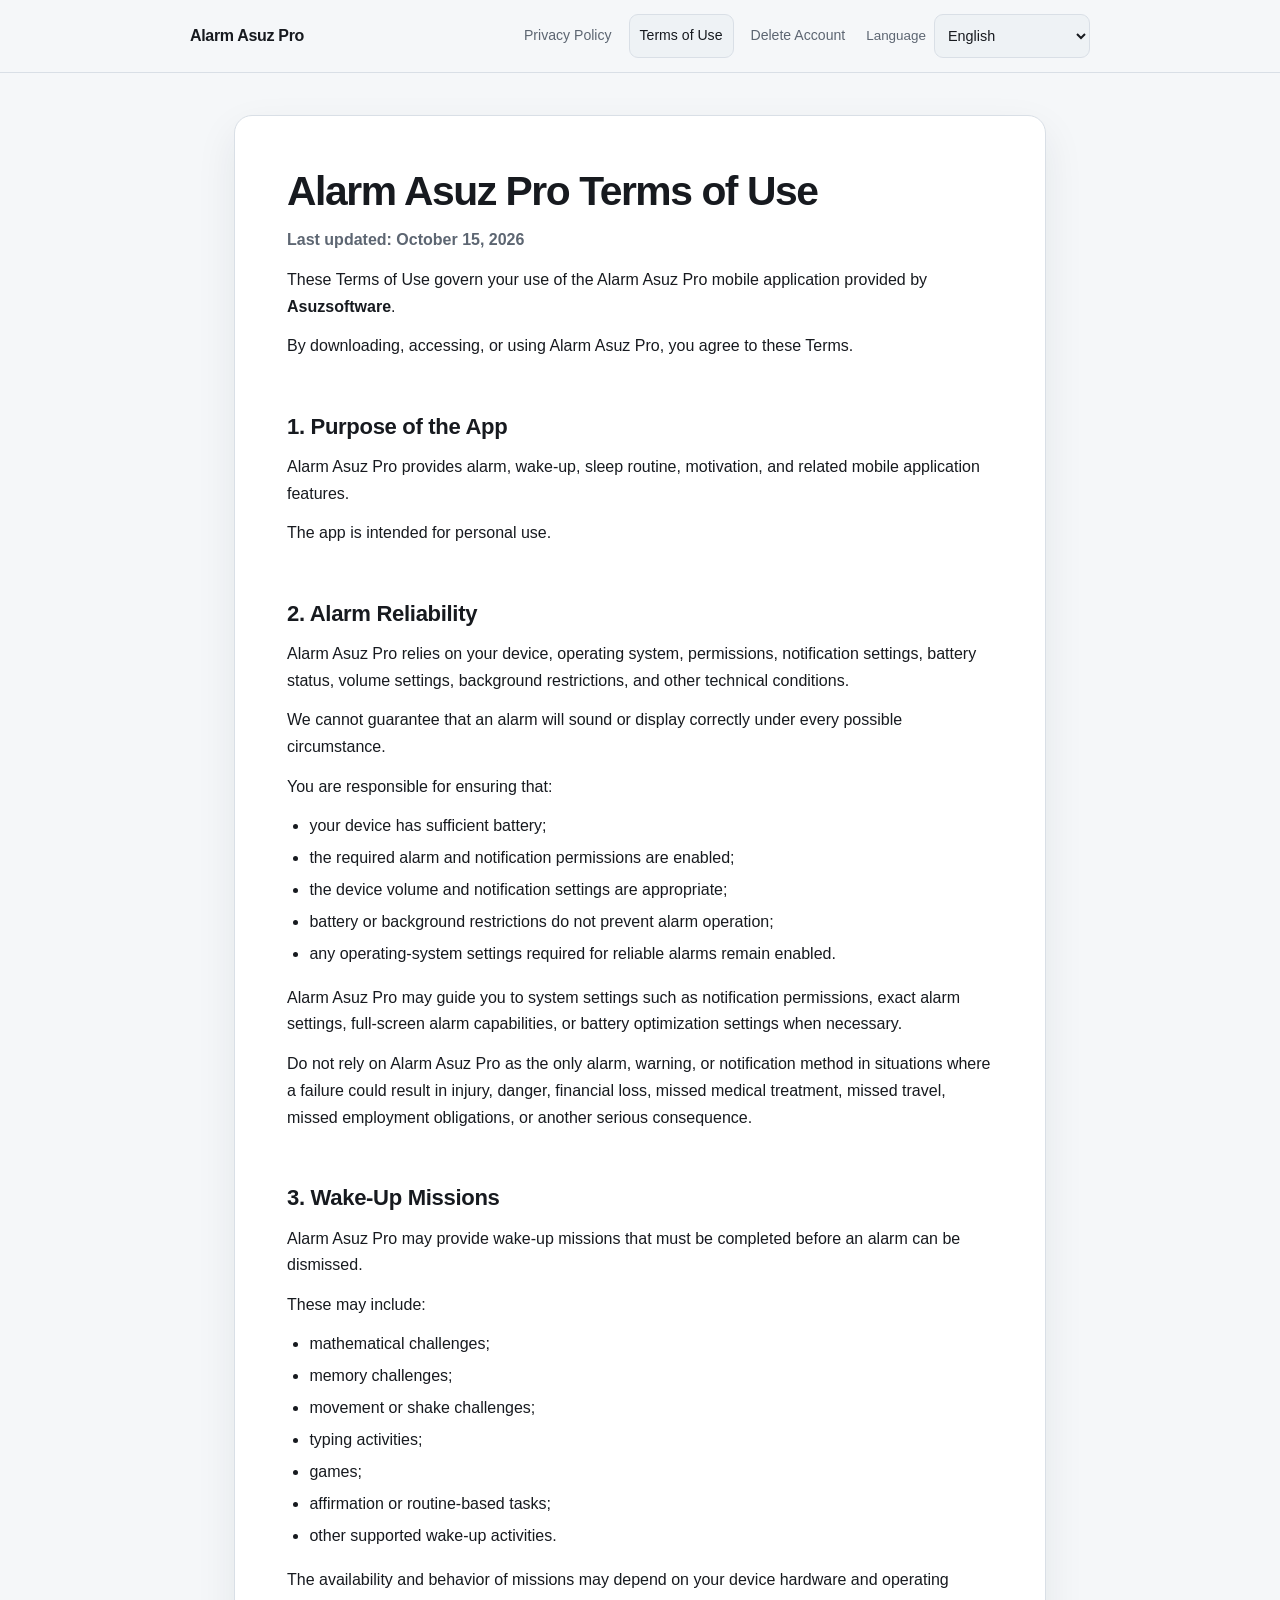
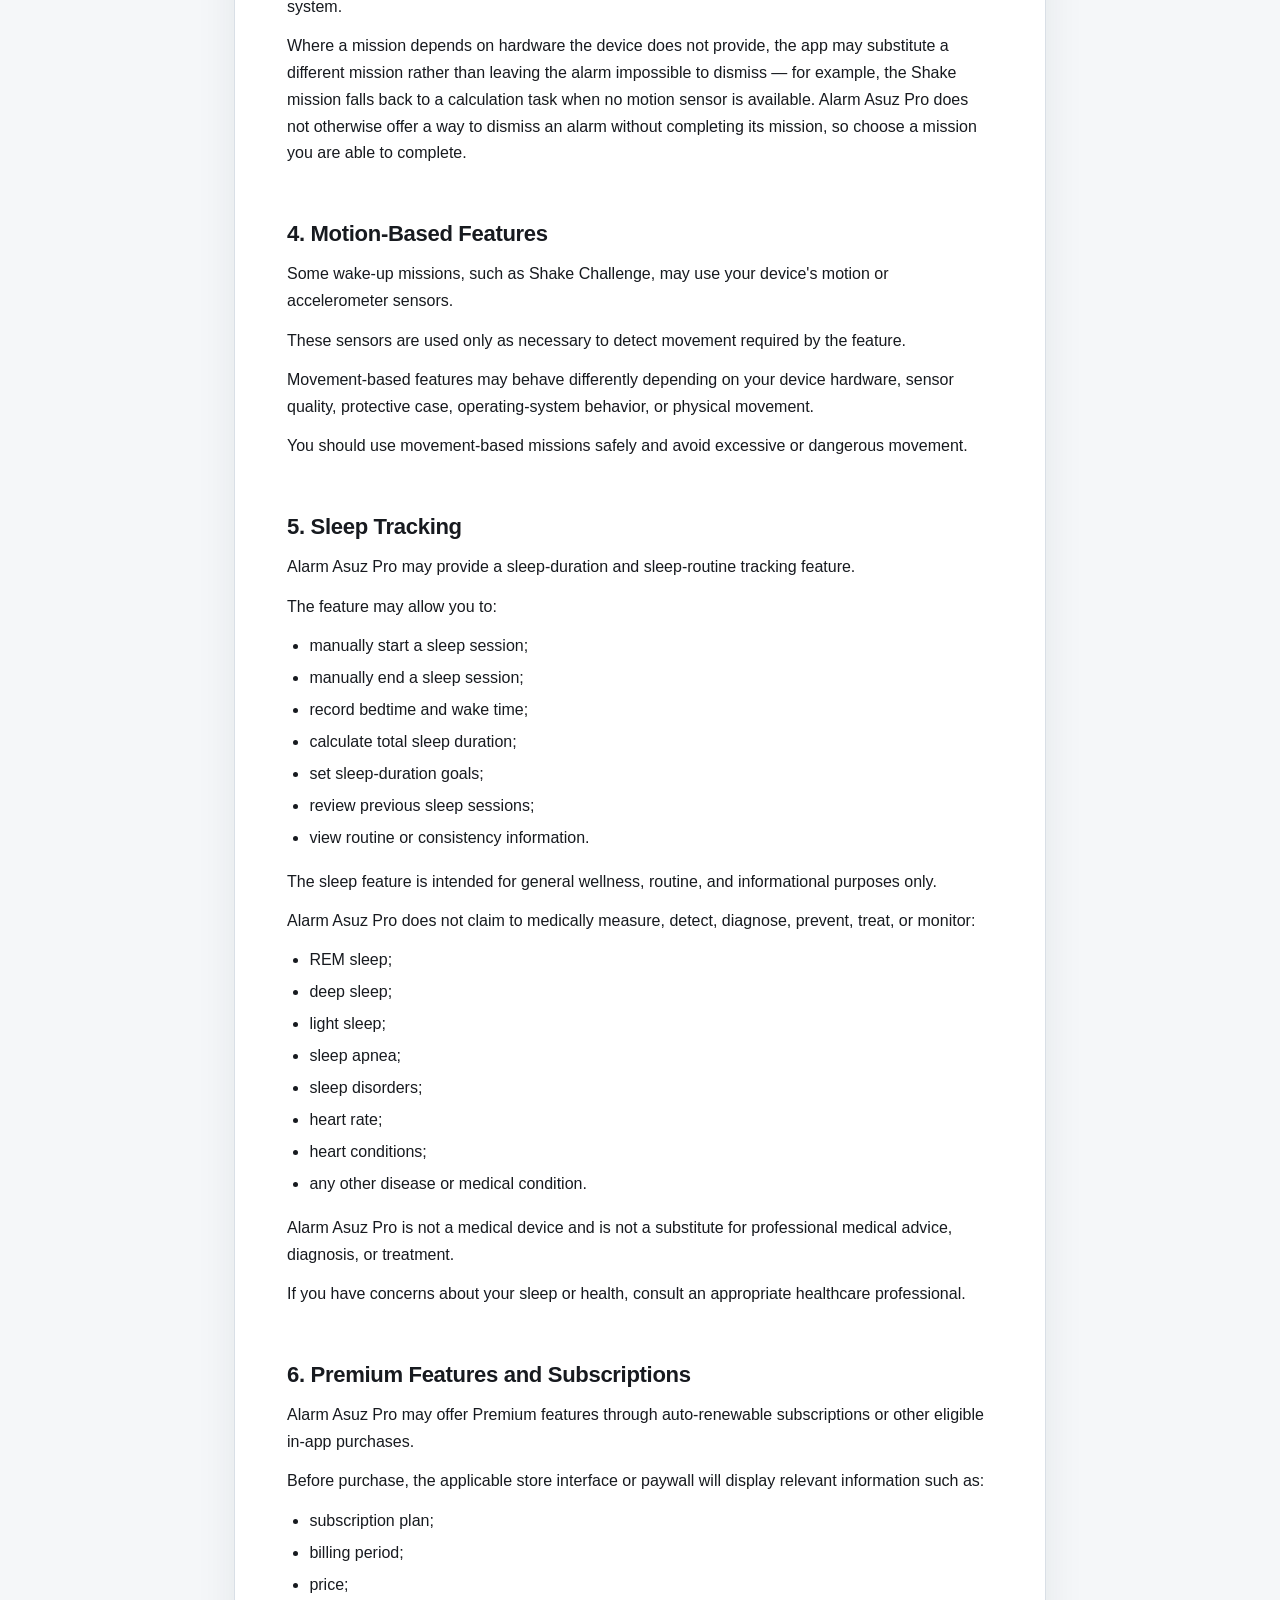
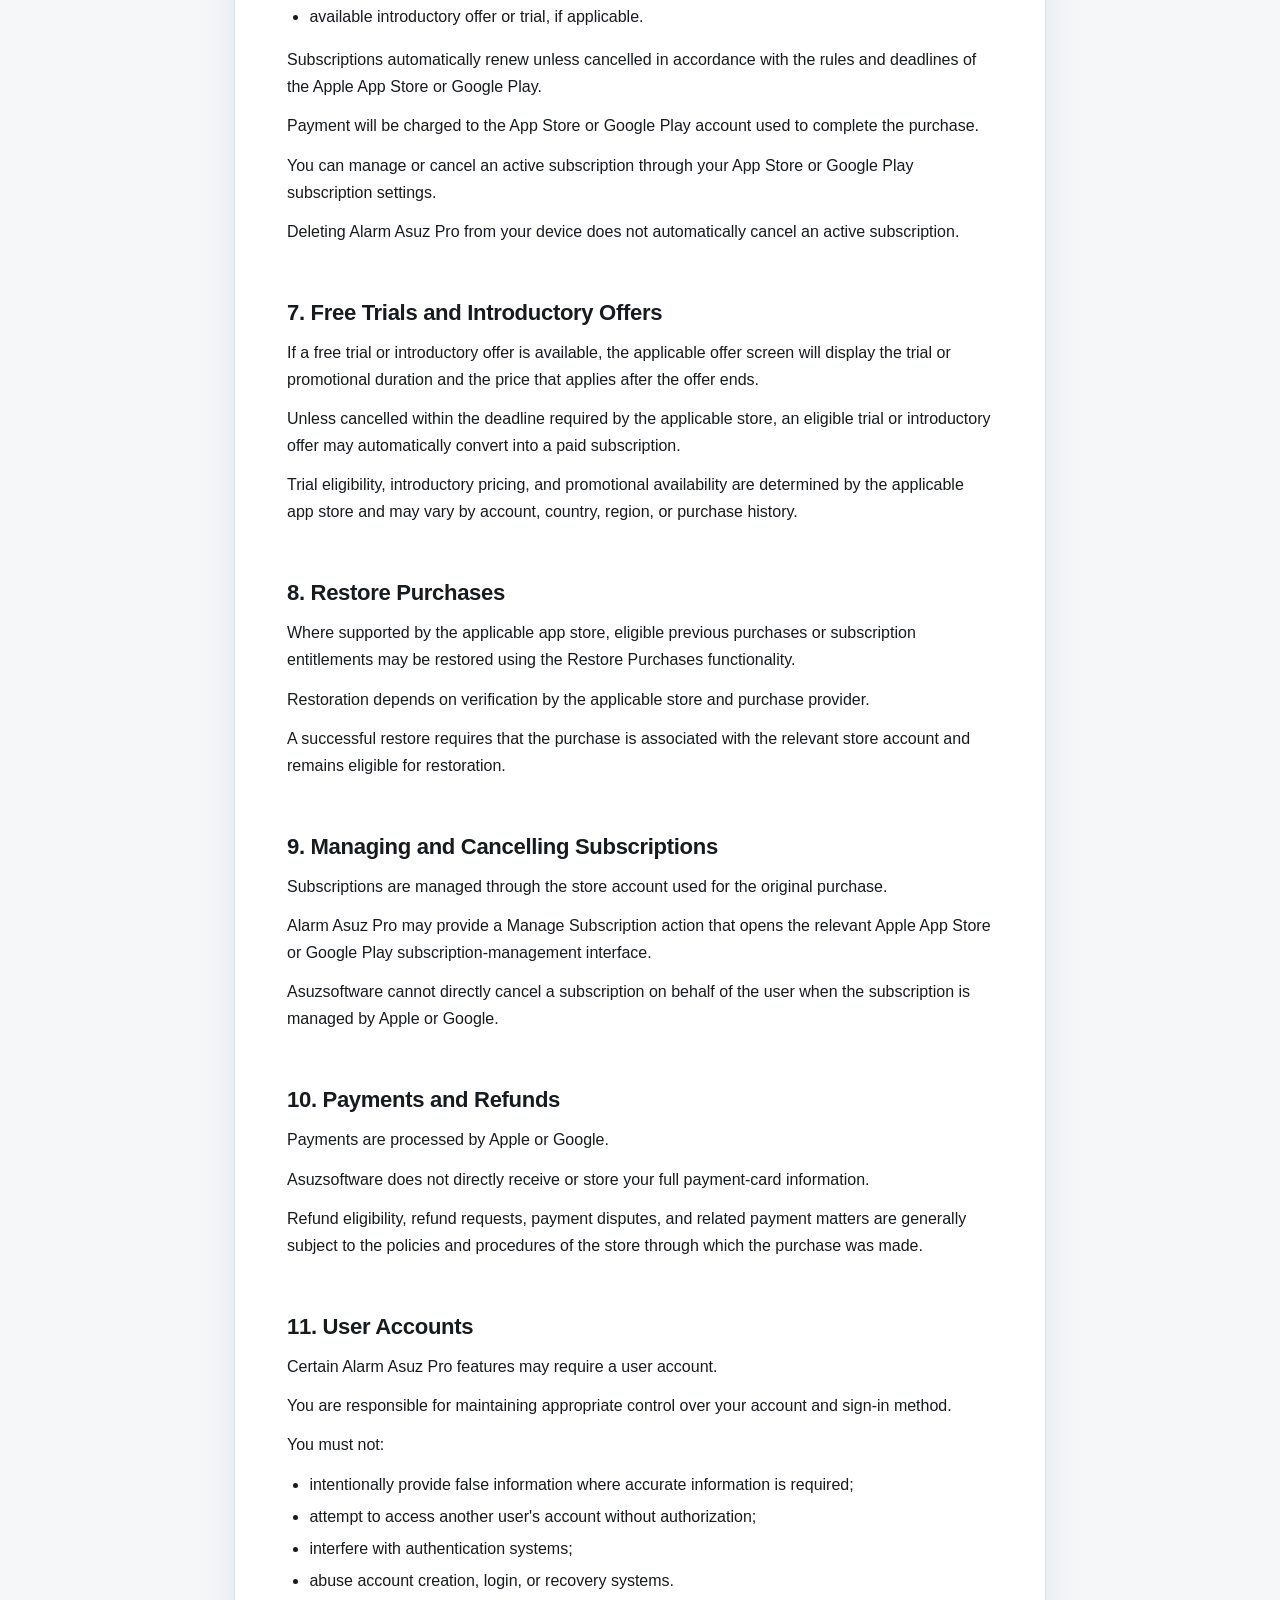
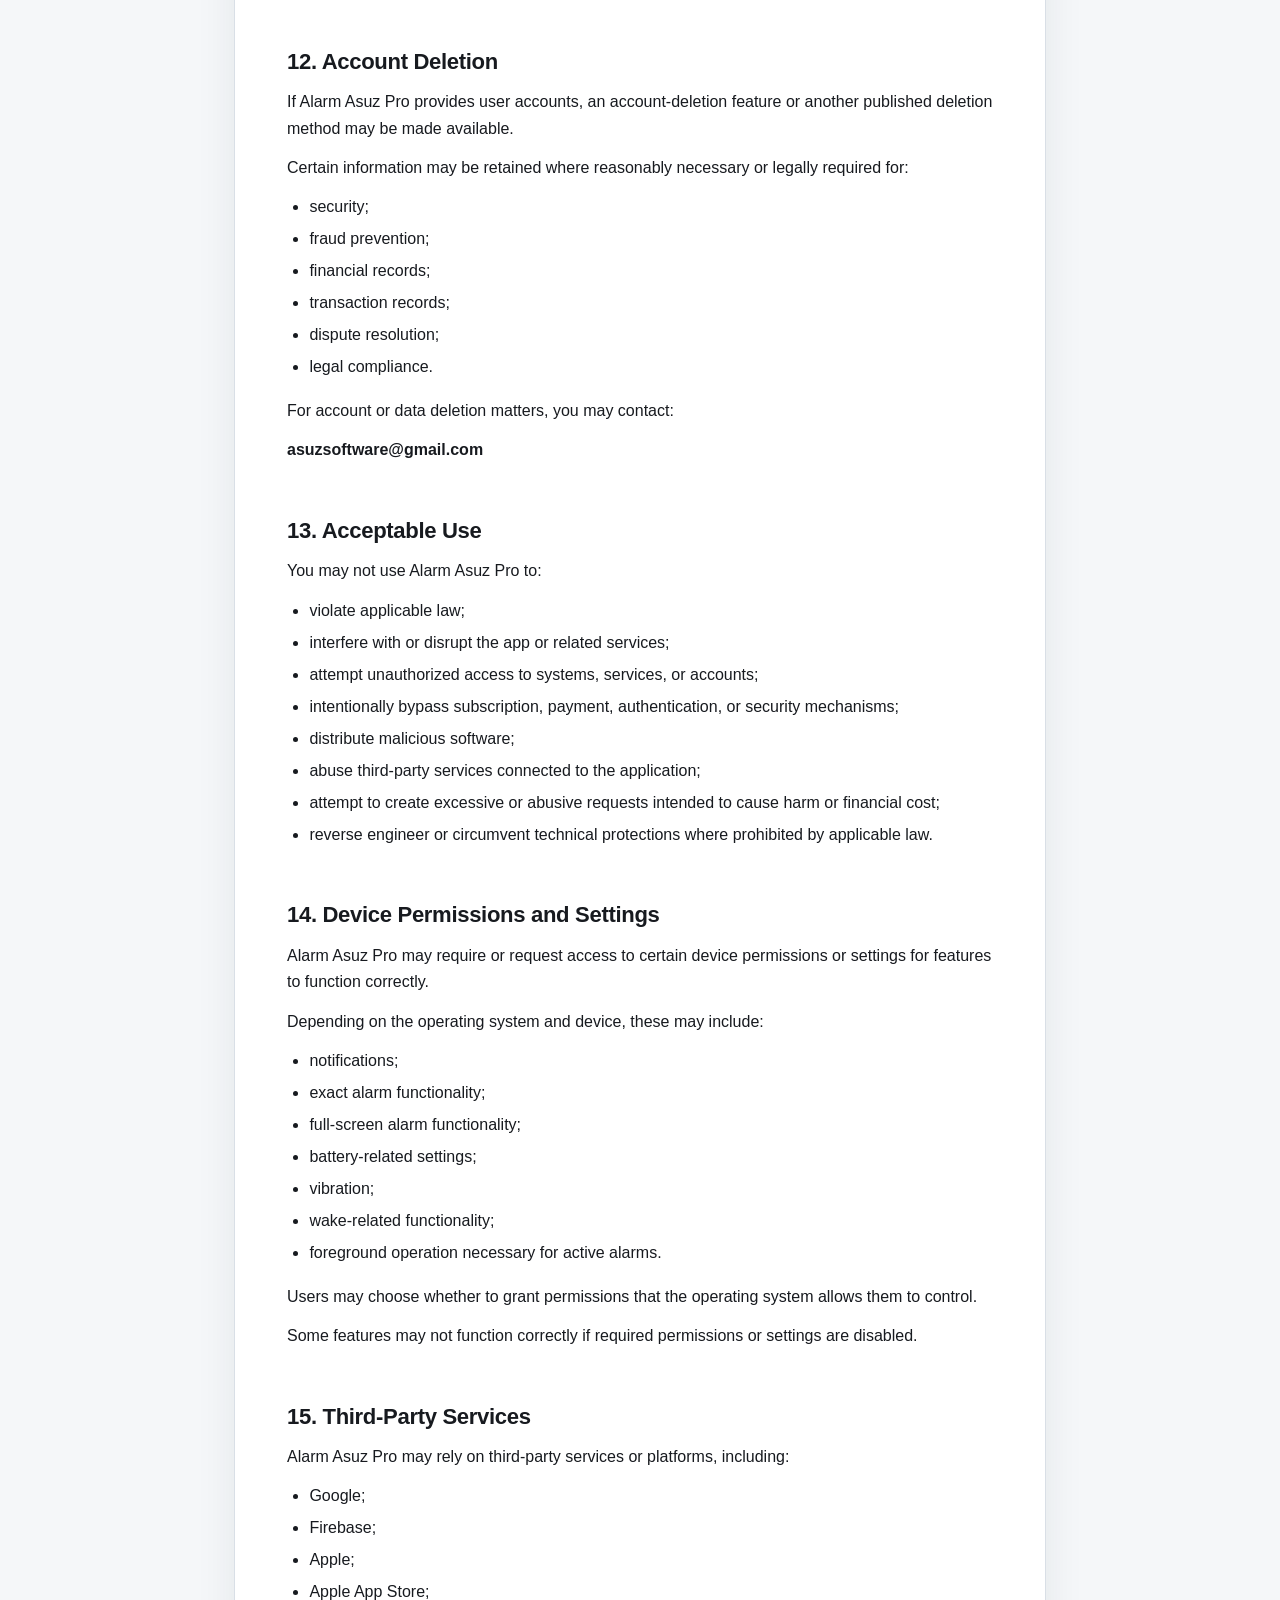
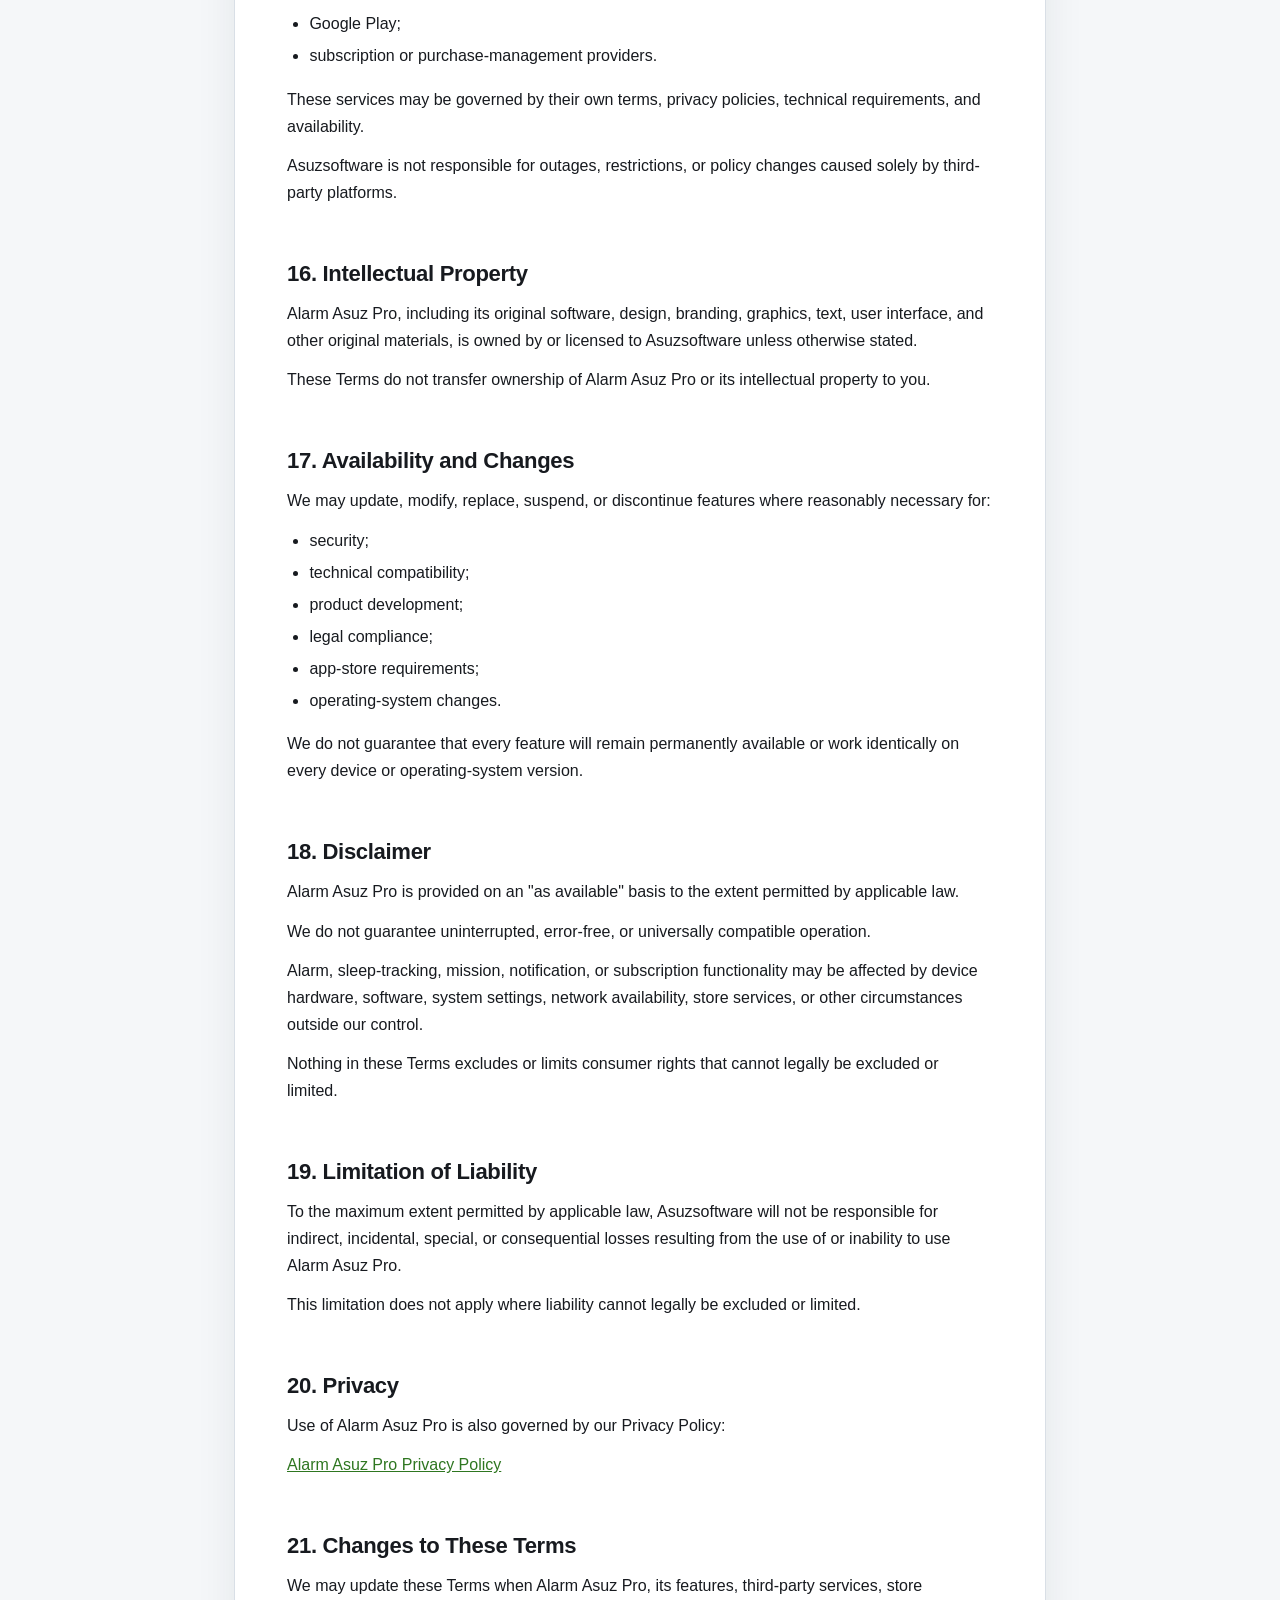
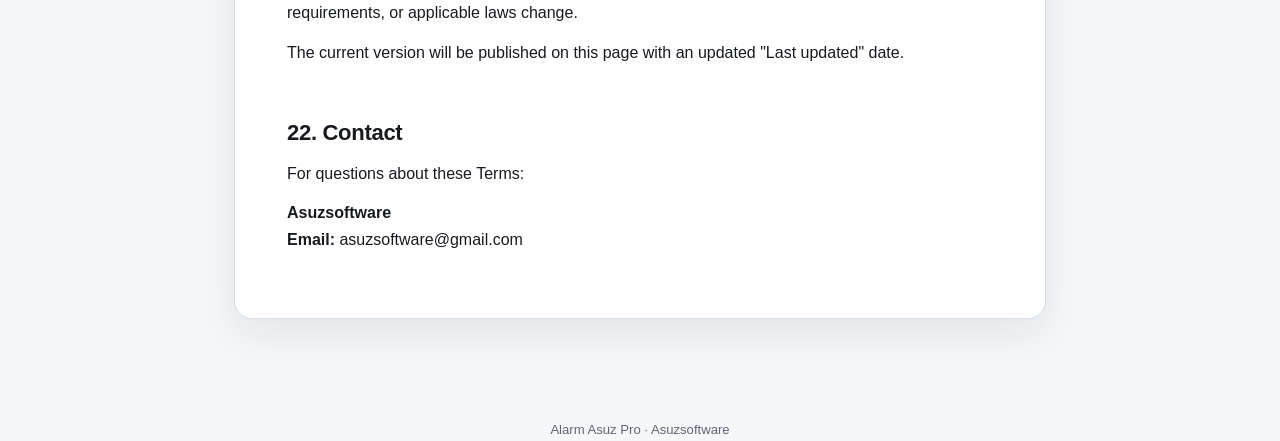
<file: terms/index.html>
<!doctype html>
<html lang="en">
<head>
  <meta charset="utf-8">
  <meta name="viewport" content="width=device-width, initial-scale=1">
  <meta name="referrer" content="strict-origin-when-cross-origin">
  <title>Alarm Asuz Pro — Terms of Use</title>
  <meta name="description" content="Alarm Asuz Pro Terms of Use">
  <link rel="stylesheet" href="../assets/legal.css">
</head>
<body>
  <header class="site-header">
    <div class="header-inner">
      <div class="brand">Alarm Asuz Pro</div>
      <div class="header-actions">
        <nav class="legal-nav" aria-label="Legal">
          <a id="privacy-nav" data-legal-target="privacy" href="../privacy/">Privacy Policy</a>
          <a id="terms-nav" data-legal-target="terms" href="../terms/" aria-current="page">Terms of Use</a>
          <a id="delete-nav" data-legal-target="delete" href="../delete-account/">Delete Account</a>
        </nav>
        <div class="language-wrap">
          <label id="language-label" for="language-select">Language</label>
          <select id="language-select" aria-label="Language">
            <option value="de">Deutsch</option>
<option value="en" selected>English</option>
<option value="es">Español</option>
<option value="fr">Français</option>
<option value="it">Italiano</option>
<option value="ja">日本語</option>
<option value="ko">한국어</option>
<option value="pt">Português</option>
<option value="pt-BR">Português (Brasil)</option>
<option value="tr">Türkçe</option>
          </select>
        </div>
      </div>
    </div>
  </header>

  <main>
    <article class="legal-document" data-locale="de" hidden>
<h1>Nutzungsbedingungen von Alarm Asuz Pro</h1>
<p><strong>Zuletzt aktualisiert: 15. Oktober 2026</strong></p>
<p>Diese Nutzungsbedingungen regeln Ihre Nutzung der mobilen Anwendung Alarm Asuz Pro, die von <strong>Asuzsoftware</strong> bereitgestellt wird.</p>
<p>Durch das Herunterladen, den Zugriff auf oder die Nutzung von Alarm Asuz Pro stimmen Sie diesen Bedingungen zu.</p>
<h2>1. Zweck der App</h2>
<p>Alarm Asuz Pro bietet Alarm-, Aufwach-, Schlafroutinen-, Motivations- und damit verbundene mobile App-Funktionen.</p>
<p>Die App ist für den persönlichen Gebrauch bestimmt.</p>
<h2>2. Alarmzuverlässigkeit</h2>
<p>Alarm Asuz Pro ist von Ihrem Gerät, Betriebssystem, Berechtigungen, Benachrichtigungseinstellungen, Akkustand, Lautstärkeeinstellungen, Hintergrundbeschränkungen und anderen technischen Bedingungen abhängig.</p>
<p>Wir können nicht garantieren, dass ein Alarm unter allen denkbaren Umständen korrekt ertönt oder angezeigt wird.</p>
<p>Sie sind dafür verantwortlich sicherzustellen, dass:</p>
<ul>
<li>Ihr Gerät über ausreichend Akkuladung verfügt;</li>
<li>die erforderlichen Alarm- und Benachrichtigungsberechtigungen aktiviert sind;</li>
<li>die Lautstärke- und Benachrichtigungseinstellungen des Geräts angemessen sind;</li>
<li>Akku- oder Hintergrundbeschränkungen den Alarmbetrieb nicht verhindern;</li>
<li>alle Betriebssystemeinstellungen, die für zuverlässige Alarme erforderlich sind, aktiviert bleiben.</li>
</ul>
<p>Alarm Asuz Pro kann Sie bei Bedarf zu Systemeinstellungen wie Benachrichtigungsberechtigungen, Einstellungen für exakte Alarme, Vollbild-Alarmfunktionen oder Akkuoptimierung führen.</p>
<p>Verlassen Sie sich nicht auf Alarm Asuz Pro als einzige Alarm-, Warn- oder Benachrichtigungsmethode in Situationen, in denen ein Ausfall zu Verletzungen, Gefahren, finanziellen Verlusten, versäumter medizinischer Behandlung, verpassten Reisen, versäumten beruflichen Verpflichtungen oder anderen schwerwiegenden Folgen führen könnte.</p>
<h2>3. Aufwachaufgaben</h2>
<p>Alarm Asuz Pro kann Aufwachaufgaben bereitstellen, die abgeschlossen werden müssen, bevor ein Alarm beendet werden kann.</p>
<p>Dazu können gehören:</p>
<ul>
<li>mathematische Aufgaben;</li>
<li>Gedächtnisaufgaben;</li>
<li>Bewegungs- oder Schüttelaufgaben;</li>
<li>Tippaktivitäten;</li>
<li>Spiele;</li>
<li>Affirmations- oder routinenbasierte Aufgaben;</li>
<li>andere unterstützte Aufwachaktivitäten.</li>
</ul>
<p>Verfügbarkeit und Verhalten der Aufgaben können von der Hardware Ihres Geräts und dem Betriebssystem abhängen.</p>
<p>Wenn eine Aufgabe Hardware voraussetzt, die das Gerät nicht bereitstellt, kann die App eine andere Aufgabe einsetzen, statt den Alarm un-beendbar zu machen — die Shake-Aufgabe weicht beispielsweise auf eine Rechenaufgabe aus, wenn kein Bewegungssensor verfügbar ist. Darüber hinaus bietet Alarm Asuz Pro keine Möglichkeit, einen Alarm ohne Erledigung seiner Aufgabe zu beenden; wählen Sie daher eine Aufgabe, die Sie erledigen können.</p>
<h2>4. Bewegungsbasierte Funktionen</h2>
<p>Einige Aufwachaufgaben wie die Shake Challenge können Bewegungs- oder Beschleunigungssensoren Ihres Geräts verwenden.</p>
<p>Diese Sensoren werden nur soweit verwendet, wie dies erforderlich ist, um die von der Funktion verlangte Bewegung zu erkennen.</p>
<p>Bewegungsbasierte Funktionen können sich je nach Gerätehardware, Sensorqualität, Schutzhülle, Betriebssystemverhalten oder körperlicher Bewegung unterschiedlich verhalten.</p>
<p>Sie sollten bewegungsbasierte Aufgaben sicher verwenden und übermäßige oder gefährliche Bewegungen vermeiden.</p>
<h2>5. Schlaftracking</h2>
<p>Alarm Asuz Pro kann eine Funktion zur Erfassung von Schlafdauer und Schlafroutine bereitstellen.</p>
<p>Die Funktion kann Ihnen ermöglichen:</p>
<ul>
<li>eine Schlafsitzung manuell zu starten;</li>
<li>eine Schlafsitzung manuell zu beenden;</li>
<li>Schlafenszeit und Aufwachzeit aufzuzeichnen;</li>
<li>die gesamte Schlafdauer zu berechnen;</li>
<li>Ziele für die Schlafdauer festzulegen;</li>
<li>frühere Schlafsitzungen einzusehen;</li>
<li>Informationen zu Routine oder Regelmäßigkeit anzuzeigen.</li>
</ul>
<p>Die Schlaffunktion dient ausschließlich allgemeinen Wellness-, Routine- und Informationszwecken.</p>
<p>Alarm Asuz Pro behauptet nicht, Folgendes medizinisch zu messen, zu erkennen, zu diagnostizieren, zu verhindern, zu behandeln oder zu überwachen:</p>
<ul>
<li>REM-Schlaf;</li>
<li>Tiefschlaf;</li>
<li>Leichtschlaf;</li>
<li>Schlafapnoe;</li>
<li>Schlafstörungen;</li>
<li>Herzfrequenz;</li>
<li>Herzerkrankungen;</li>
<li>andere Krankheiten oder medizinische Zustände.</li>
</ul>
<p>Alarm Asuz Pro ist kein Medizinprodukt und kein Ersatz für professionelle medizinische Beratung, Diagnose oder Behandlung.</p>
<p>Wenn Sie Bedenken hinsichtlich Ihres Schlafs oder Ihrer Gesundheit haben, wenden Sie sich an eine geeignete medizinische Fachkraft.</p>
<h2>6. Premium-Funktionen und Abonnements</h2>
<p>Alarm Asuz Pro kann Premium-Funktionen über automatisch verlängernde Abonnements oder andere zulässige In-App-Käufe anbieten.</p>
<p>Vor dem Kauf zeigt die entsprechende Store-Oberfläche oder Paywall relevante Informationen an, beispielsweise:</p>
<ul>
<li>Abonnementplan;</li>
<li>Abrechnungszeitraum;</li>
<li>Preis;</li>
<li>verfügbares Einführungsangebot oder Probeabo, falls zutreffend.</li>
</ul>
<p>Abonnements verlängern sich automatisch, sofern sie nicht gemäß den Regeln und Fristen des Apple App Store oder von Google Play gekündigt werden.</p>
<p>Die Zahlung wird dem App-Store- oder Google-Play-Konto belastet, das für den Kauf verwendet wurde.</p>
<p>Sie können ein aktives Abonnement über die Abonnementeinstellungen des App Store oder von Google Play verwalten oder kündigen.</p>
<p>Das Löschen von Alarm Asuz Pro von Ihrem Gerät beendet ein aktives Abonnement nicht automatisch.</p>
<h2>7. Kostenlose Testzeiträume und Einführungsangebote</h2>
<p>Wenn ein kostenloser Testzeitraum oder ein Einführungsangebot verfügbar ist, zeigt der entsprechende Angebotsbildschirm die Dauer des Tests oder der Aktion sowie den Preis an, der nach Ende des Angebots gilt.</p>
<p>Sofern nicht innerhalb der vom jeweiligen Store vorgeschriebenen Frist gekündigt, kann ein berechtigter Testzeitraum oder ein Einführungsangebot automatisch in ein kostenpflichtiges Abonnement übergehen.</p>
<p>Berechtigung für Testzeiträume, Einführungspreise und Verfügbarkeit von Aktionen werden vom jeweiligen App Store bestimmt und können je nach Konto, Land, Region oder Kaufhistorie variieren.</p>
<h2>8. Käufe wiederherstellen</h2>
<p>Soweit vom jeweiligen App Store unterstützt, können berechtigte frühere Käufe oder Abonnementberechtigungen über die Funktion „Käufe wiederherstellen“ wiederhergestellt werden.</p>
<p>Die Wiederherstellung hängt von der Überprüfung durch den jeweiligen Store und den Kaufanbieter ab.</p>
<p>Eine erfolgreiche Wiederherstellung setzt voraus, dass der Kauf mit dem betreffenden Store-Konto verknüpft und weiterhin zur Wiederherstellung berechtigt ist.</p>
<h2>9. Abonnements verwalten und kündigen</h2>
<p>Abonnements werden über das Store-Konto verwaltet, das für den ursprünglichen Kauf verwendet wurde.</p>
<p>Alarm Asuz Pro kann eine Aktion „Abonnement verwalten“ bereitstellen, die die entsprechende Abonnementverwaltungsoberfläche des Apple App Store oder von Google Play öffnet.</p>
<p>Asuzsoftware kann ein Abonnement nicht unmittelbar im Namen des Nutzers kündigen, wenn das Abonnement von Apple oder Google verwaltet wird.</p>
<h2>10. Zahlungen und Erstattungen</h2>
<p>Zahlungen werden von Apple oder Google verarbeitet.</p>
<p>Asuzsoftware erhält oder speichert Ihre vollständigen Zahlungskartendaten nicht unmittelbar.</p>
<p>Erstattungsberechtigung, Erstattungsanträge, Zahlungsstreitigkeiten und damit verbundene Zahlungsangelegenheiten unterliegen grundsätzlich den Richtlinien und Verfahren des Stores, über den der Kauf getätigt wurde.</p>
<h2>11. Benutzerkonten</h2>
<p>Bestimmte Funktionen von Alarm Asuz Pro können ein Benutzerkonto erfordern.</p>
<p>Sie sind dafür verantwortlich, angemessene Kontrolle über Ihr Konto und Ihre Anmeldemethode zu behalten.</p>
<p>Sie dürfen nicht:</p>
<ul>
<li>vorsätzlich falsche Informationen angeben, wenn korrekte Angaben erforderlich sind;</li>
<li>ohne Berechtigung versuchen, auf das Konto eines anderen Nutzers zuzugreifen;</li>
<li>Authentifizierungssysteme beeinträchtigen;</li>
<li>Systeme zur Kontoerstellung, Anmeldung oder Wiederherstellung missbrauchen.</li>
</ul>
<h2>12. Kontolöschung</h2>
<p>Wenn Alarm Asuz Pro Benutzerkonten bereitstellt, kann eine Funktion zur Kontolöschung oder eine andere veröffentlichte Löschmethode verfügbar gemacht werden.</p>
<p>Bestimmte Informationen können aufbewahrt werden, wenn dies vernünftigerweise erforderlich oder gesetzlich vorgeschrieben ist für:</p>
<ul>
<li>Sicherheit;</li>
<li>Betrugsprävention;</li>
<li>Finanzunterlagen;</li>
<li>Transaktionsaufzeichnungen;</li>
<li>Streitbeilegung;</li>
<li>rechtliche Compliance.</li>
</ul>
<p>Bei Angelegenheiten zur Konto- oder Datenlöschung können Sie sich wenden an:</p>
<p><strong>asuzsoftware@gmail.com</strong></p>
<h2>13. Zulässige Nutzung</h2>
<p>Sie dürfen Alarm Asuz Pro nicht verwenden, um:</p>
<ul>
<li>geltendes Recht zu verletzen;</li>
<li>die App oder verbundene Dienste zu beeinträchtigen oder zu stören;</li>
<li>unbefugten Zugriff auf Systeme, Dienste oder Konten zu versuchen;</li>
<li>Abonnement-, Zahlungs-, Authentifizierungs- oder Sicherheitsmechanismen vorsätzlich zu umgehen;</li>
<li>Schadsoftware zu verbreiten;</li>
<li>mit der Anwendung verbundene Dienste Dritter zu missbrauchen;</li>
<li>übermäßige oder missbräuchliche Anfragen zu erzeugen, die darauf abzielen, Schaden oder finanzielle Kosten zu verursachen;</li>
<li>technische Schutzmaßnahmen zurückzuentwickeln oder zu umgehen, soweit dies nach geltendem Recht untersagt ist.</li>
</ul>
<h2>14. Geräteberechtigungen und Einstellungen</h2>
<p>Alarm Asuz Pro kann Zugriff auf bestimmte Geräteberechtigungen oder Einstellungen benötigen oder anfordern, damit Funktionen ordnungsgemäß funktionieren.</p>
<p>Je nach Betriebssystem und Gerät können dazu gehören:</p>
<ul>
<li>Benachrichtigungen;</li>
<li>Funktion für exakte Alarme;</li>
<li>Vollbild-Alarmfunktion;</li>
<li>akkubezogene Einstellungen;</li>
<li>Vibration;</li>
<li>Aufweckfunktionen;</li>
<li>Vordergrundbetrieb, der für aktive Alarme erforderlich ist.</li>
</ul>
<p>Nutzer können entscheiden, ob sie Berechtigungen gewähren, soweit das Betriebssystem ihnen diese Kontrolle ermöglicht.</p>
<p>Einige Funktionen funktionieren möglicherweise nicht ordnungsgemäß, wenn erforderliche Berechtigungen oder Einstellungen deaktiviert sind.</p>
<h2>15. Dienste Dritter</h2>
<p>Alarm Asuz Pro kann auf Dienste oder Plattformen Dritter zurückgreifen, darunter:</p>
<ul>
<li>Google;</li>
<li>Firebase;</li>
<li>Apple;</li>
<li>Apple App Store;</li>
<li>Google Play;</li>
<li>Anbieter zur Verwaltung von Abonnements oder Käufen.</li>
</ul>
<p>Diese Dienste können ihren eigenen Bedingungen, Datenschutzrichtlinien, technischen Anforderungen und Verfügbarkeiten unterliegen.</p>
<p>Asuzsoftware ist nicht für Ausfälle, Einschränkungen oder Richtlinienänderungen verantwortlich, die ausschließlich durch Drittanbieterplattformen verursacht werden.</p>
<h2>16. Geistiges Eigentum</h2>
<p>Alarm Asuz Pro einschließlich seiner ursprünglichen Software, Gestaltung, Marken, Grafiken, Texte, Benutzeroberfläche und sonstigen Originalmaterialien steht, sofern nicht anders angegeben, im Eigentum von Asuzsoftware oder ist an Asuzsoftware lizenziert.</p>
<p>Diese Bedingungen übertragen Ihnen kein Eigentum an Alarm Asuz Pro oder dessen geistigem Eigentum.</p>
<h2>17. Verfügbarkeit und Änderungen</h2>
<p>Wir können Funktionen aktualisieren, ändern, ersetzen, aussetzen oder einstellen, soweit dies vernünftigerweise erforderlich ist für:</p>
<ul>
<li>Sicherheit;</li>
<li>technische Kompatibilität;</li>
<li>Produktentwicklung;</li>
<li>rechtliche Compliance;</li>
<li>Anforderungen der App-Stores;</li>
<li>Änderungen von Betriebssystemen.</li>
</ul>
<p>Wir garantieren nicht, dass jede Funktion dauerhaft verfügbar bleibt oder auf jedem Gerät oder jeder Betriebssystemversion identisch funktioniert.</p>
<h2>18. Haftungsausschluss</h2>
<p>Alarm Asuz Pro wird im nach geltendem Recht zulässigen Umfang auf Basis der jeweiligen Verfügbarkeit bereitgestellt.</p>
<p>Wir garantieren keinen unterbrechungsfreien, fehlerfreien oder universell kompatiblen Betrieb.</p>
<p>Alarm-, Schlaftracking-, Aufgaben-, Benachrichtigungs- oder Abonnementfunktionen können durch Gerätehardware, Software, Systemeinstellungen, Netzwerkverfügbarkeit, Store-Dienste oder andere Umstände außerhalb unserer Kontrolle beeinflusst werden.</p>
<p>Nichts in diesen Bedingungen schließt Verbraucherrechte aus oder beschränkt sie, soweit diese rechtlich nicht ausgeschlossen oder beschränkt werden dürfen.</p>
<h2>19. Haftungsbeschränkung</h2>
<p>Im größtmöglichen nach geltendem Recht zulässigen Umfang haftet Asuzsoftware nicht für indirekte, beiläufige, besondere oder Folgeschäden, die aus der Nutzung oder Nichtnutzbarkeit von Alarm Asuz Pro entstehen.</p>
<p>Diese Beschränkung gilt nicht, soweit eine Haftung rechtlich nicht ausgeschlossen oder beschränkt werden darf.</p>
<h2>20. Datenschutz</h2>
<p>Die Nutzung von Alarm Asuz Pro unterliegt außerdem unserer Datenschutzrichtlinie:</p>
<p><a href="../privacy/">Datenschutzrichtlinie von Alarm Asuz Pro</a></p>
<h2>21. Änderungen dieser Bedingungen</h2>
<p>Wir können diese Bedingungen aktualisieren, wenn sich Alarm Asuz Pro, seine Funktionen, Dienste Dritter, Anforderungen der App-Stores oder geltende Gesetze ändern.</p>
<p>Die jeweils aktuelle Version wird auf dieser Seite mit einem aktualisierten Datum „Zuletzt aktualisiert“ veröffentlicht.</p>
<h2>22. Kontakt</h2>
<p>Bei Fragen zu diesen Bedingungen:</p>
<p><strong>Asuzsoftware</strong><br />
<strong>E-Mail:</strong> asuzsoftware@gmail.com</p>

</article><article class="legal-document" data-locale="en">
<h1>Alarm Asuz Pro Terms of Use</h1>
<p><strong>Last updated: October 15, 2026</strong></p>
<p>These Terms of Use govern your use of the Alarm Asuz Pro mobile application provided by <strong>Asuzsoftware</strong>.</p>
<p>By downloading, accessing, or using Alarm Asuz Pro, you agree to these Terms.</p>
<h2>1. Purpose of the App</h2>
<p>Alarm Asuz Pro provides alarm, wake-up, sleep routine, motivation, and related mobile application features.</p>
<p>The app is intended for personal use.</p>
<h2>2. Alarm Reliability</h2>
<p>Alarm Asuz Pro relies on your device, operating system, permissions, notification settings, battery status, volume settings, background restrictions, and other technical conditions.</p>
<p>We cannot guarantee that an alarm will sound or display correctly under every possible circumstance.</p>
<p>You are responsible for ensuring that:</p>
<ul>
<li>your device has sufficient battery;</li>
<li>the required alarm and notification permissions are enabled;</li>
<li>the device volume and notification settings are appropriate;</li>
<li>battery or background restrictions do not prevent alarm operation;</li>
<li>any operating-system settings required for reliable alarms remain enabled.</li>
</ul>
<p>Alarm Asuz Pro may guide you to system settings such as notification permissions, exact alarm settings, full-screen alarm capabilities, or battery optimization settings when necessary.</p>
<p>Do not rely on Alarm Asuz Pro as the only alarm, warning, or notification method in situations where a failure could result in injury, danger, financial loss, missed medical treatment, missed travel, missed employment obligations, or another serious consequence.</p>
<h2>3. Wake-Up Missions</h2>
<p>Alarm Asuz Pro may provide wake-up missions that must be completed before an alarm can be dismissed.</p>
<p>These may include:</p>
<ul>
<li>mathematical challenges;</li>
<li>memory challenges;</li>
<li>movement or shake challenges;</li>
<li>typing activities;</li>
<li>games;</li>
<li>affirmation or routine-based tasks;</li>
<li>other supported wake-up activities.</li>
</ul>
<p>The availability and behavior of missions may depend on your device hardware and operating system.</p>
<p>Where a mission depends on hardware the device does not provide, the app may substitute a different mission rather than leaving the alarm impossible to dismiss — for example, the Shake mission falls back to a calculation task when no motion sensor is available. Alarm Asuz Pro does not otherwise offer a way to dismiss an alarm without completing its mission, so choose a mission you are able to complete.</p>
<h2>4. Motion-Based Features</h2>
<p>Some wake-up missions, such as Shake Challenge, may use your device's motion or accelerometer sensors.</p>
<p>These sensors are used only as necessary to detect movement required by the feature.</p>
<p>Movement-based features may behave differently depending on your device hardware, sensor quality, protective case, operating-system behavior, or physical movement.</p>
<p>You should use movement-based missions safely and avoid excessive or dangerous movement.</p>
<h2>5. Sleep Tracking</h2>
<p>Alarm Asuz Pro may provide a sleep-duration and sleep-routine tracking feature.</p>
<p>The feature may allow you to:</p>
<ul>
<li>manually start a sleep session;</li>
<li>manually end a sleep session;</li>
<li>record bedtime and wake time;</li>
<li>calculate total sleep duration;</li>
<li>set sleep-duration goals;</li>
<li>review previous sleep sessions;</li>
<li>view routine or consistency information.</li>
</ul>
<p>The sleep feature is intended for general wellness, routine, and informational purposes only.</p>
<p>Alarm Asuz Pro does not claim to medically measure, detect, diagnose, prevent, treat, or monitor:</p>
<ul>
<li>REM sleep;</li>
<li>deep sleep;</li>
<li>light sleep;</li>
<li>sleep apnea;</li>
<li>sleep disorders;</li>
<li>heart rate;</li>
<li>heart conditions;</li>
<li>any other disease or medical condition.</li>
</ul>
<p>Alarm Asuz Pro is not a medical device and is not a substitute for professional medical advice, diagnosis, or treatment.</p>
<p>If you have concerns about your sleep or health, consult an appropriate healthcare professional.</p>
<h2>6. Premium Features and Subscriptions</h2>
<p>Alarm Asuz Pro may offer Premium features through auto-renewable subscriptions or other eligible in-app purchases.</p>
<p>Before purchase, the applicable store interface or paywall will display relevant information such as:</p>
<ul>
<li>subscription plan;</li>
<li>billing period;</li>
<li>price;</li>
<li>available introductory offer or trial, if applicable.</li>
</ul>
<p>Subscriptions automatically renew unless cancelled in accordance with the rules and deadlines of the Apple App Store or Google Play.</p>
<p>Payment will be charged to the App Store or Google Play account used to complete the purchase.</p>
<p>You can manage or cancel an active subscription through your App Store or Google Play subscription settings.</p>
<p>Deleting Alarm Asuz Pro from your device does not automatically cancel an active subscription.</p>
<h2>7. Free Trials and Introductory Offers</h2>
<p>If a free trial or introductory offer is available, the applicable offer screen will display the trial or promotional duration and the price that applies after the offer ends.</p>
<p>Unless cancelled within the deadline required by the applicable store, an eligible trial or introductory offer may automatically convert into a paid subscription.</p>
<p>Trial eligibility, introductory pricing, and promotional availability are determined by the applicable app store and may vary by account, country, region, or purchase history.</p>
<h2>8. Restore Purchases</h2>
<p>Where supported by the applicable app store, eligible previous purchases or subscription entitlements may be restored using the Restore Purchases functionality.</p>
<p>Restoration depends on verification by the applicable store and purchase provider.</p>
<p>A successful restore requires that the purchase is associated with the relevant store account and remains eligible for restoration.</p>
<h2>9. Managing and Cancelling Subscriptions</h2>
<p>Subscriptions are managed through the store account used for the original purchase.</p>
<p>Alarm Asuz Pro may provide a Manage Subscription action that opens the relevant Apple App Store or Google Play subscription-management interface.</p>
<p>Asuzsoftware cannot directly cancel a subscription on behalf of the user when the subscription is managed by Apple or Google.</p>
<h2>10. Payments and Refunds</h2>
<p>Payments are processed by Apple or Google.</p>
<p>Asuzsoftware does not directly receive or store your full payment-card information.</p>
<p>Refund eligibility, refund requests, payment disputes, and related payment matters are generally subject to the policies and procedures of the store through which the purchase was made.</p>
<h2>11. User Accounts</h2>
<p>Certain Alarm Asuz Pro features may require a user account.</p>
<p>You are responsible for maintaining appropriate control over your account and sign-in method.</p>
<p>You must not:</p>
<ul>
<li>intentionally provide false information where accurate information is required;</li>
<li>attempt to access another user's account without authorization;</li>
<li>interfere with authentication systems;</li>
<li>abuse account creation, login, or recovery systems.</li>
</ul>
<h2>12. Account Deletion</h2>
<p>If Alarm Asuz Pro provides user accounts, an account-deletion feature or another published deletion method may be made available.</p>
<p>Certain information may be retained where reasonably necessary or legally required for:</p>
<ul>
<li>security;</li>
<li>fraud prevention;</li>
<li>financial records;</li>
<li>transaction records;</li>
<li>dispute resolution;</li>
<li>legal compliance.</li>
</ul>
<p>For account or data deletion matters, you may contact:</p>
<p><strong>asuzsoftware@gmail.com</strong></p>
<h2>13. Acceptable Use</h2>
<p>You may not use Alarm Asuz Pro to:</p>
<ul>
<li>violate applicable law;</li>
<li>interfere with or disrupt the app or related services;</li>
<li>attempt unauthorized access to systems, services, or accounts;</li>
<li>intentionally bypass subscription, payment, authentication, or security mechanisms;</li>
<li>distribute malicious software;</li>
<li>abuse third-party services connected to the application;</li>
<li>attempt to create excessive or abusive requests intended to cause harm or financial cost;</li>
<li>reverse engineer or circumvent technical protections where prohibited by applicable law.</li>
</ul>
<h2>14. Device Permissions and Settings</h2>
<p>Alarm Asuz Pro may require or request access to certain device permissions or settings for features to function correctly.</p>
<p>Depending on the operating system and device, these may include:</p>
<ul>
<li>notifications;</li>
<li>exact alarm functionality;</li>
<li>full-screen alarm functionality;</li>
<li>battery-related settings;</li>
<li>vibration;</li>
<li>wake-related functionality;</li>
<li>foreground operation necessary for active alarms.</li>
</ul>
<p>Users may choose whether to grant permissions that the operating system allows them to control.</p>
<p>Some features may not function correctly if required permissions or settings are disabled.</p>
<h2>15. Third-Party Services</h2>
<p>Alarm Asuz Pro may rely on third-party services or platforms, including:</p>
<ul>
<li>Google;</li>
<li>Firebase;</li>
<li>Apple;</li>
<li>Apple App Store;</li>
<li>Google Play;</li>
<li>subscription or purchase-management providers.</li>
</ul>
<p>These services may be governed by their own terms, privacy policies, technical requirements, and availability.</p>
<p>Asuzsoftware is not responsible for outages, restrictions, or policy changes caused solely by third-party platforms.</p>
<h2>16. Intellectual Property</h2>
<p>Alarm Asuz Pro, including its original software, design, branding, graphics, text, user interface, and other original materials, is owned by or licensed to Asuzsoftware unless otherwise stated.</p>
<p>These Terms do not transfer ownership of Alarm Asuz Pro or its intellectual property to you.</p>
<h2>17. Availability and Changes</h2>
<p>We may update, modify, replace, suspend, or discontinue features where reasonably necessary for:</p>
<ul>
<li>security;</li>
<li>technical compatibility;</li>
<li>product development;</li>
<li>legal compliance;</li>
<li>app-store requirements;</li>
<li>operating-system changes.</li>
</ul>
<p>We do not guarantee that every feature will remain permanently available or work identically on every device or operating-system version.</p>
<h2>18. Disclaimer</h2>
<p>Alarm Asuz Pro is provided on an &quot;as available&quot; basis to the extent permitted by applicable law.</p>
<p>We do not guarantee uninterrupted, error-free, or universally compatible operation.</p>
<p>Alarm, sleep-tracking, mission, notification, or subscription functionality may be affected by device hardware, software, system settings, network availability, store services, or other circumstances outside our control.</p>
<p>Nothing in these Terms excludes or limits consumer rights that cannot legally be excluded or limited.</p>
<h2>19. Limitation of Liability</h2>
<p>To the maximum extent permitted by applicable law, Asuzsoftware will not be responsible for indirect, incidental, special, or consequential losses resulting from the use of or inability to use Alarm Asuz Pro.</p>
<p>This limitation does not apply where liability cannot legally be excluded or limited.</p>
<h2>20. Privacy</h2>
<p>Use of Alarm Asuz Pro is also governed by our Privacy Policy:</p>
<p><a href="../privacy/">Alarm Asuz Pro Privacy Policy</a></p>
<h2>21. Changes to These Terms</h2>
<p>We may update these Terms when Alarm Asuz Pro, its features, third-party services, store requirements, or applicable laws change.</p>
<p>The current version will be published on this page with an updated &quot;Last updated&quot; date.</p>
<h2>22. Contact</h2>
<p>For questions about these Terms:</p>
<p><strong>Asuzsoftware</strong><br />
<strong>Email:</strong> asuzsoftware@gmail.com</p>

</article><article class="legal-document" data-locale="es" hidden>
<h1>Términos de Uso de Alarm Asuz Pro</h1>
<p><strong>Última actualización: 15 de octubre de 2026</strong></p>
<p>Estos Términos de Uso regulan su uso de la aplicación móvil Alarm Asuz Pro proporcionada por <strong>Asuzsoftware</strong>.</p>
<p>Al descargar, acceder o utilizar Alarm Asuz Pro, acepta estos Términos.</p>
<h2>1. Finalidad de la aplicación</h2>
<p>Alarm Asuz Pro ofrece funciones de alarma, despertar, rutina de sueño, motivación y otras funciones móviles relacionadas.</p>
<p>La aplicación está destinada al uso personal.</p>
<h2>2. Fiabilidad de las alarmas</h2>
<p>Alarm Asuz Pro depende de su dispositivo, sistema operativo, permisos, ajustes de notificaciones, estado de la batería, ajustes de volumen, restricciones en segundo plano y otras condiciones técnicas.</p>
<p>No podemos garantizar que una alarma suene o se muestre correctamente en todas las circunstancias posibles.</p>
<p>Usted es responsable de asegurarse de que:</p>
<ul>
<li>su dispositivo tenga batería suficiente;</li>
<li>estén habilitados los permisos necesarios de alarma y notificaciones;</li>
<li>los ajustes de volumen y notificaciones del dispositivo sean adecuados;</li>
<li>las restricciones de batería o segundo plano no impidan el funcionamiento de la alarma;</li>
<li>permanezcan habilitados los ajustes del sistema operativo necesarios para un funcionamiento fiable de las alarmas.</li>
</ul>
<p>Alarm Asuz Pro puede dirigirle a ajustes del sistema, como permisos de notificaciones, ajustes de alarmas exactas, capacidades de alarma a pantalla completa o ajustes de optimización de batería, cuando sea necesario.</p>
<p>No dependa de Alarm Asuz Pro como único método de alarma, aviso o notificación en situaciones en las que un fallo pueda provocar lesiones, peligro, pérdidas económicas, pérdida de un tratamiento médico, un viaje, obligaciones laborales u otra consecuencia grave.</p>
<h2>3. Misiones para despertarse</h2>
<p>Alarm Asuz Pro puede proporcionar misiones para despertarse que deben completarse antes de poder descartar una alarma.</p>
<p>Estas pueden incluir:</p>
<ul>
<li>desafíos matemáticos;</li>
<li>desafíos de memoria;</li>
<li>desafíos de movimiento o agitación;</li>
<li>actividades de escritura;</li>
<li>juegos;</li>
<li>tareas basadas en afirmaciones o rutinas;</li>
<li>otras actividades compatibles para despertarse.</li>
</ul>
<p>La disponibilidad y el comportamiento de las misiones pueden depender del hardware de su dispositivo y del sistema operativo.</p>
<p>Cuando una misión depende de hardware que el dispositivo no ofrece, la aplicación puede sustituirla por otra en lugar de dejar la alarma imposible de descartar; por ejemplo, la misión Shake pasa a una tarea de cálculo si no hay sensor de movimiento. Fuera de eso, Alarm Asuz Pro no ofrece ninguna forma de descartar una alarma sin completar su misión, así que elija una misión que pueda completar.</p>
<h2>4. Funciones basadas en movimiento</h2>
<p>Algunas misiones para despertarse, como Shake Challenge, pueden utilizar los sensores de movimiento o acelerómetro de su dispositivo.</p>
<p>Estos sensores se utilizan únicamente en la medida necesaria para detectar el movimiento requerido por la función.</p>
<p>Las funciones basadas en movimiento pueden comportarse de manera diferente según el hardware del dispositivo, la calidad del sensor, la funda protectora, el comportamiento del sistema operativo o el movimiento físico.</p>
<p>Debe utilizar las misiones basadas en movimiento de forma segura y evitar movimientos excesivos o peligrosos.</p>
<h2>5. Seguimiento del sueño</h2>
<p>Alarm Asuz Pro puede proporcionar una función de seguimiento de la duración y la rutina del sueño.</p>
<p>La función puede permitirle:</p>
<ul>
<li>iniciar manualmente una sesión de sueño;</li>
<li>finalizar manualmente una sesión de sueño;</li>
<li>registrar la hora de acostarse y la hora de despertar;</li>
<li>calcular la duración total del sueño;</li>
<li>establecer objetivos de duración del sueño;</li>
<li>revisar sesiones de sueño anteriores;</li>
<li>ver información sobre rutinas o regularidad.</li>
</ul>
<p>La función de sueño está destinada únicamente a fines generales de bienestar, rutina e información.</p>
<p>Alarm Asuz Pro no afirma medir, detectar, diagnosticar, prevenir, tratar ni supervisar médicamente:</p>
<ul>
<li>sueño REM;</li>
<li>sueño profundo;</li>
<li>sueño ligero;</li>
<li>apnea del sueño;</li>
<li>trastornos del sueño;</li>
<li>frecuencia cardíaca;</li>
<li>afecciones cardíacas;</li>
<li>cualquier otra enfermedad o condición médica.</li>
</ul>
<p>Alarm Asuz Pro no es un dispositivo médico ni sustituye el asesoramiento, diagnóstico o tratamiento médico profesional.</p>
<p>Si le preocupa su sueño o su salud, consulte a un profesional sanitario adecuado.</p>
<h2>6. Funciones Premium y suscripciones</h2>
<p>Alarm Asuz Pro puede ofrecer funciones Premium mediante suscripciones con renovación automática u otras compras dentro de la aplicación elegibles.</p>
<p>Antes de la compra, la interfaz de la tienda o el paywall correspondiente mostrará información relevante, como:</p>
<ul>
<li>plan de suscripción;</li>
<li>período de facturación;</li>
<li>precio;</li>
<li>oferta introductoria o prueba disponible, si corresponde.</li>
</ul>
<p>Las suscripciones se renuevan automáticamente salvo que se cancelen de acuerdo con las normas y los plazos de Apple App Store o Google Play.</p>
<p>El pago se cargará a la cuenta de App Store o Google Play utilizada para completar la compra.</p>
<p>Puede gestionar o cancelar una suscripción activa desde los ajustes de suscripciones de App Store o Google Play.</p>
<p>Eliminar Alarm Asuz Pro de su dispositivo no cancela automáticamente una suscripción activa.</p>
<h2>7. Pruebas gratuitas y ofertas introductorias</h2>
<p>Si hay disponible una prueba gratuita u oferta introductoria, la pantalla de la oferta correspondiente mostrará la duración de la prueba o promoción y el precio aplicable después de que finalice la oferta.</p>
<p>Salvo que se cancele dentro del plazo exigido por la tienda correspondiente, una prueba u oferta introductoria elegible puede convertirse automáticamente en una suscripción de pago.</p>
<p>La elegibilidad para pruebas, los precios introductorios y la disponibilidad promocional son determinados por la tienda de aplicaciones correspondiente y pueden variar según la cuenta, el país, la región o el historial de compras.</p>
<h2>8. Restaurar compras</h2>
<p>Cuando lo permita la tienda de aplicaciones correspondiente, las compras anteriores o derechos de suscripción elegibles pueden restaurarse mediante la función Restaurar compras.</p>
<p>La restauración depende de la verificación de la tienda correspondiente y del proveedor de compras.</p>
<p>Una restauración correcta requiere que la compra esté asociada a la cuenta de la tienda correspondiente y siga siendo elegible para su restauración.</p>
<h2>9. Gestión y cancelación de suscripciones</h2>
<p>Las suscripciones se gestionan a través de la cuenta de la tienda utilizada para la compra original.</p>
<p>Alarm Asuz Pro puede ofrecer una acción Gestionar suscripción que abre la interfaz correspondiente de gestión de suscripciones de Apple App Store o Google Play.</p>
<p>Asuzsoftware no puede cancelar directamente una suscripción en nombre del usuario cuando la suscripción es gestionada por Apple o Google.</p>
<h2>10. Pagos y reembolsos</h2>
<p>Los pagos son procesados por Apple o Google.</p>
<p>Asuzsoftware no recibe ni almacena directamente los datos completos de su tarjeta de pago.</p>
<p>La elegibilidad para reembolsos, las solicitudes de reembolso, las disputas de pago y otros asuntos relacionados con pagos están sujetos, por lo general, a las políticas y procedimientos de la tienda a través de la cual se realizó la compra.</p>
<h2>11. Cuentas de usuario</h2>
<p>Determinadas funciones de Alarm Asuz Pro pueden requerir una cuenta de usuario.</p>
<p>Usted es responsable de mantener un control adecuado de su cuenta y método de inicio de sesión.</p>
<p>No debe:</p>
<ul>
<li>proporcionar intencionadamente información falsa cuando se requiera información correcta;</li>
<li>intentar acceder sin autorización a la cuenta de otro usuario;</li>
<li>interferir con los sistemas de autenticación;</li>
<li>abusar de los sistemas de creación de cuentas, inicio de sesión o recuperación.</li>
</ul>
<h2>12. Eliminación de cuenta</h2>
<p>Si Alarm Asuz Pro proporciona cuentas de usuario, puede ofrecerse una función de eliminación de cuenta u otro método de eliminación publicado.</p>
<p>Determinada información puede conservarse cuando sea razonablemente necesario o legalmente obligatorio para:</p>
<ul>
<li>seguridad;</li>
<li>prevención del fraude;</li>
<li>registros financieros;</li>
<li>registros de transacciones;</li>
<li>resolución de disputas;</li>
<li>cumplimiento legal.</li>
</ul>
<p>Para asuntos relacionados con la eliminación de cuenta o datos, puede contactar con:</p>
<p><strong>asuzsoftware@gmail.com</strong></p>
<h2>13. Uso aceptable</h2>
<p>No puede utilizar Alarm Asuz Pro para:</p>
<ul>
<li>infringir la legislación aplicable;</li>
<li>interferir o perturbar la aplicación o los servicios relacionados;</li>
<li>intentar acceder sin autorización a sistemas, servicios o cuentas;</li>
<li>eludir intencionadamente mecanismos de suscripción, pago, autenticación o seguridad;</li>
<li>distribuir software malicioso;</li>
<li>abusar de servicios de terceros conectados a la aplicación;</li>
<li>intentar generar solicitudes excesivas o abusivas destinadas a causar daño o costes económicos;</li>
<li>realizar ingeniería inversa o eludir protecciones técnicas cuando lo prohíba la legislación aplicable.</li>
</ul>
<h2>14. Permisos y ajustes del dispositivo</h2>
<p>Alarm Asuz Pro puede requerir o solicitar acceso a determinados permisos o ajustes del dispositivo para que las funciones funcionen correctamente.</p>
<p>Dependiendo del sistema operativo y del dispositivo, estos pueden incluir:</p>
<ul>
<li>notificaciones;</li>
<li>funcionalidad de alarmas exactas;</li>
<li>funcionalidad de alarma a pantalla completa;</li>
<li>ajustes relacionados con la batería;</li>
<li>vibración;</li>
<li>funcionalidad relacionada con el despertar del dispositivo;</li>
<li>funcionamiento en primer plano necesario para alarmas activas.</li>
</ul>
<p>Los usuarios pueden decidir si conceden los permisos que el sistema operativo les permite controlar.</p>
<p>Algunas funciones pueden no funcionar correctamente si los permisos o ajustes necesarios están deshabilitados.</p>
<h2>15. Servicios de terceros</h2>
<p>Alarm Asuz Pro puede depender de servicios o plataformas de terceros, incluidos:</p>
<ul>
<li>Google;</li>
<li>Firebase;</li>
<li>Apple;</li>
<li>Apple App Store;</li>
<li>Google Play;</li>
<li>proveedores de gestión de suscripciones o compras.</li>
</ul>
<p>Estos servicios pueden estar sujetos a sus propios términos, políticas de privacidad, requisitos técnicos y disponibilidad.</p>
<p>Asuzsoftware no es responsable de interrupciones, restricciones o cambios de políticas causados exclusivamente por plataformas de terceros.</p>
<h2>16. Propiedad intelectual</h2>
<p>Alarm Asuz Pro, incluido su software original, diseño, marca, gráficos, texto, interfaz de usuario y otros materiales originales, pertenece a Asuzsoftware o se utiliza bajo licencia por Asuzsoftware, salvo que se indique lo contrario.</p>
<p>Estos Términos no le transfieren la propiedad de Alarm Asuz Pro ni de su propiedad intelectual.</p>
<h2>17. Disponibilidad y cambios</h2>
<p>Podemos actualizar, modificar, sustituir, suspender o discontinuar funciones cuando sea razonablemente necesario por motivos de:</p>
<ul>
<li>seguridad;</li>
<li>compatibilidad técnica;</li>
<li>desarrollo del producto;</li>
<li>cumplimiento legal;</li>
<li>requisitos de las tiendas de aplicaciones;</li>
<li>cambios del sistema operativo.</li>
</ul>
<p>No garantizamos que todas las funciones permanezcan disponibles de forma permanente ni que funcionen de manera idéntica en todos los dispositivos o versiones del sistema operativo.</p>
<h2>18. Descargo de responsabilidad</h2>
<p>Alarm Asuz Pro se proporciona “según disponibilidad” en la medida permitida por la legislación aplicable.</p>
<p>No garantizamos un funcionamiento ininterrumpido, libre de errores o universalmente compatible.</p>
<p>Las funciones de alarma, seguimiento del sueño, misiones, notificaciones o suscripciones pueden verse afectadas por el hardware del dispositivo, el software, los ajustes del sistema, la disponibilidad de red, los servicios de las tiendas u otras circunstancias fuera de nuestro control.</p>
<p>Nada de lo dispuesto en estos Términos excluye ni limita derechos de los consumidores que legalmente no puedan excluirse ni limitarse.</p>
<h2>19. Limitación de responsabilidad</h2>
<p>En la medida máxima permitida por la legislación aplicable, Asuzsoftware no será responsable de pérdidas indirectas, incidentales, especiales o consecuentes derivadas del uso o de la imposibilidad de usar Alarm Asuz Pro.</p>
<p>Esta limitación no se aplica cuando la responsabilidad no pueda excluirse o limitarse legalmente.</p>
<h2>20. Privacidad</h2>
<p>El uso de Alarm Asuz Pro también se rige por nuestra Política de Privacidad:</p>
<p><a href="../privacy/">Política de Privacidad de Alarm Asuz Pro</a></p>
<h2>21. Cambios en estos Términos</h2>
<p>Podemos actualizar estos Términos cuando cambien Alarm Asuz Pro, sus funciones, los servicios de terceros, los requisitos de las tiendas o las leyes aplicables.</p>
<p>La versión vigente se publicará en esta página con una fecha de “Última actualización” actualizada.</p>
<h2>22. Contacto</h2>
<p>Para preguntas sobre estos Términos:</p>
<p><strong>Asuzsoftware</strong><br />
<strong>Correo electrónico:</strong> asuzsoftware@gmail.com</p>

</article><article class="legal-document" data-locale="fr" hidden>
<h1>Conditions d’utilisation d’Alarm Asuz Pro</h1>
<p><strong>Dernière mise à jour : 15 octobre 2026</strong></p>
<p>Les présentes Conditions d’utilisation régissent votre utilisation de l’application mobile Alarm Asuz Pro fournie par <strong>Asuzsoftware</strong>.</p>
<p>En téléchargeant, en accédant à ou en utilisant Alarm Asuz Pro, vous acceptez les présentes Conditions.</p>
<h2>1. Objet de l’application</h2>
<p>Alarm Asuz Pro fournit des fonctionnalités d’alarme, de réveil, de routine de sommeil, de motivation et d’autres fonctionnalités mobiles associées.</p>
<p>L’application est destinée à un usage personnel.</p>
<h2>2. Fiabilité des alarmes</h2>
<p>Alarm Asuz Pro dépend de votre appareil, de votre système d’exploitation, des autorisations, des paramètres de notification, du niveau de batterie, des réglages du volume, des restrictions d’exécution en arrière-plan et d’autres conditions techniques.</p>
<p>Nous ne pouvons garantir qu’une alarme sonnera ou s’affichera correctement dans toutes les circonstances possibles.</p>
<p>Il vous appartient de vous assurer que :</p>
<ul>
<li>votre appareil dispose d’un niveau de batterie suffisant ;</li>
<li>les autorisations nécessaires pour les alarmes et notifications sont activées ;</li>
<li>les réglages du volume et des notifications de l’appareil sont appropriés ;</li>
<li>les restrictions liées à la batterie ou à l’arrière-plan n’empêchent pas le fonctionnement des alarmes ;</li>
<li>les réglages du système d’exploitation nécessaires à la fiabilité des alarmes restent activés.</li>
</ul>
<p>Alarm Asuz Pro peut, si nécessaire, vous orienter vers des réglages système tels que les autorisations de notification, les paramètres d’alarmes exactes, les fonctions d’alarme en plein écran ou les réglages d’optimisation de la batterie.</p>
<p>Ne comptez pas sur Alarm Asuz Pro comme unique moyen d’alarme, d’avertissement ou de notification dans des situations où une défaillance pourrait entraîner une blessure, un danger, une perte financière, un traitement médical manqué, un voyage manqué, une obligation professionnelle manquée ou toute autre conséquence grave.</p>
<h2>3. Missions de réveil</h2>
<p>Alarm Asuz Pro peut proposer des missions de réveil qui doivent être accomplies avant qu’une alarme puisse être arrêtée.</p>
<p>Elles peuvent comprendre :</p>
<ul>
<li>des défis mathématiques ;</li>
<li>des défis de mémoire ;</li>
<li>des défis de mouvement ou de secousse ;</li>
<li>des activités de saisie ;</li>
<li>des jeux ;</li>
<li>des tâches basées sur des affirmations ou des routines ;</li>
<li>d’autres activités de réveil prises en charge.</li>
</ul>
<p>La disponibilité et le comportement des missions peuvent dépendre du matériel de votre appareil et du système d’exploitation.</p>
<p>Lorsqu’une mission dépend d’un matériel que l’appareil ne fournit pas, l’application peut la remplacer par une autre plutôt que de rendre l’alarme impossible à arrêter — la mission Shake bascule par exemple sur un calcul en l’absence de capteur de mouvement. Hormis cela, Alarm Asuz Pro n’offre aucun moyen d’arrêter une alarme sans accomplir sa mission : choisissez donc une mission que vous pouvez accomplir.</p>
<h2>4. Fonctionnalités basées sur le mouvement</h2>
<p>Certaines missions de réveil, telles que Shake Challenge, peuvent utiliser les capteurs de mouvement ou l’accéléromètre de votre appareil.</p>
<p>Ces capteurs sont utilisés uniquement dans la mesure nécessaire pour détecter le mouvement requis par la fonctionnalité.</p>
<p>Les fonctionnalités basées sur le mouvement peuvent se comporter différemment selon le matériel de l’appareil, la qualité des capteurs, la coque de protection, le comportement du système d’exploitation ou les mouvements physiques.</p>
<p>Vous devez utiliser les missions basées sur le mouvement de manière sûre et éviter tout mouvement excessif ou dangereux.</p>
<h2>5. Suivi du sommeil</h2>
<p>Alarm Asuz Pro peut proposer une fonctionnalité de suivi de la durée et des habitudes de sommeil.</p>
<p>Cette fonctionnalité peut vous permettre de :</p>
<ul>
<li>démarrer manuellement une session de sommeil ;</li>
<li>terminer manuellement une session de sommeil ;</li>
<li>enregistrer l’heure du coucher et l’heure du réveil ;</li>
<li>calculer la durée totale du sommeil ;</li>
<li>définir des objectifs de durée de sommeil ;</li>
<li>consulter les sessions de sommeil précédentes ;</li>
<li>consulter des informations sur les habitudes ou la régularité.</li>
</ul>
<p>La fonctionnalité de sommeil est fournie uniquement à des fins générales de bien-être, de routine et d’information.</p>
<p>Alarm Asuz Pro ne prétend pas mesurer, détecter, diagnostiquer, prévenir, traiter ou surveiller médicalement :</p>
<ul>
<li>le sommeil paradoxal (REM) ;</li>
<li>le sommeil profond ;</li>
<li>le sommeil léger ;</li>
<li>l’apnée du sommeil ;</li>
<li>les troubles du sommeil ;</li>
<li>la fréquence cardiaque ;</li>
<li>les affections cardiaques ;</li>
<li>toute autre maladie ou affection médicale.</li>
</ul>
<p>Alarm Asuz Pro n’est pas un dispositif médical et ne remplace pas un avis, un diagnostic ou un traitement médical professionnel.</p>
<p>Si vous avez des préoccupations concernant votre sommeil ou votre santé, consultez un professionnel de santé approprié.</p>
<h2>6. Fonctionnalités Premium et abonnements</h2>
<p>Alarm Asuz Pro peut proposer des fonctionnalités Premium via des abonnements à renouvellement automatique ou d’autres achats intégrés éligibles.</p>
<p>Avant l’achat, l’interface de la boutique ou l’écran de paiement applicable affichera les informations pertinentes, notamment :</p>
<ul>
<li>le type d’abonnement ;</li>
<li>la période de facturation ;</li>
<li>le prix ;</li>
<li>toute offre de lancement ou période d’essai disponible, le cas échéant.</li>
</ul>
<p>Les abonnements sont automatiquement renouvelés sauf s’ils sont résiliés conformément aux règles et délais de l’Apple App Store ou de Google Play.</p>
<p>Le paiement sera débité du compte App Store ou Google Play utilisé pour effectuer l’achat.</p>
<p>Vous pouvez gérer ou résilier un abonnement actif dans les réglages d’abonnement de l’App Store ou de Google Play.</p>
<p>La suppression d’Alarm Asuz Pro de votre appareil n’annule pas automatiquement un abonnement actif.</p>
<h2>7. Essais gratuits et offres de lancement</h2>
<p>Si un essai gratuit ou une offre de lancement est disponible, l’écran correspondant indiquera la durée de l’essai ou de la promotion ainsi que le prix applicable après la fin de l’offre.</p>
<p>Sauf résiliation dans le délai exigé par la boutique concernée, un essai ou une offre de lancement éligible peut être automatiquement converti en abonnement payant.</p>
<p>L’éligibilité aux essais, les tarifs de lancement et la disponibilité des promotions sont déterminés par la boutique d’applications concernée et peuvent varier selon le compte, le pays, la région ou l’historique d’achats.</p>
<h2>8. Restaurer les achats</h2>
<p>Lorsque la boutique concernée le permet, les achats antérieurs ou droits d’abonnement éligibles peuvent être restaurés au moyen de la fonctionnalité Restaurer les achats.</p>
<p>La restauration dépend de la vérification effectuée par la boutique concernée et le fournisseur de paiement ou d’achat.</p>
<p>Une restauration réussie nécessite que l’achat soit associé au compte de la boutique concernée et reste éligible à la restauration.</p>
<h2>9. Gestion et résiliation des abonnements</h2>
<p>Les abonnements sont gérés au moyen du compte de la boutique utilisé lors de l’achat initial.</p>
<p>Alarm Asuz Pro peut proposer une action Gérer l’abonnement ouvrant l’interface correspondante de gestion des abonnements de l’Apple App Store ou de Google Play.</p>
<p>Asuzsoftware ne peut pas annuler directement un abonnement au nom de l’utilisateur lorsque l’abonnement est géré par Apple ou Google.</p>
<h2>10. Paiements et remboursements</h2>
<p>Les paiements sont traités par Apple ou Google.</p>
<p>Asuzsoftware ne reçoit ni ne stocke directement les informations complètes de votre carte de paiement.</p>
<p>L’éligibilité au remboursement, les demandes de remboursement, les contestations de paiement et les sujets associés sont généralement soumis aux politiques et procédures de la boutique par laquelle l’achat a été effectué.</p>
<h2>11. Comptes utilisateurs</h2>
<p>Certaines fonctionnalités d’Alarm Asuz Pro peuvent nécessiter un compte utilisateur.</p>
<p>Il vous appartient de conserver un contrôle approprié sur votre compte et votre méthode de connexion.</p>
<p>Vous ne devez pas :</p>
<ul>
<li>fournir intentionnellement de fausses informations lorsqu’il est nécessaire de fournir des informations exactes ;</li>
<li>tenter d’accéder sans autorisation au compte d’un autre utilisateur ;</li>
<li>perturber les systèmes d’authentification ;</li>
<li>abuser des systèmes de création de compte, de connexion ou de récupération.</li>
</ul>
<h2>12. Suppression du compte</h2>
<p>Si Alarm Asuz Pro propose des comptes utilisateurs, une fonctionnalité de suppression de compte ou une autre méthode de suppression publiée peut être mise à disposition.</p>
<p>Certaines informations peuvent être conservées lorsqu’il est raisonnablement nécessaire ou légalement requis de le faire pour :</p>
<ul>
<li>la sécurité ;</li>
<li>la prévention de la fraude ;</li>
<li>les documents financiers ;</li>
<li>les registres de transactions ;</li>
<li>la résolution des litiges ;</li>
<li>le respect des obligations légales.</li>
</ul>
<p>Pour toute question concernant la suppression d’un compte ou de données, vous pouvez contacter :</p>
<p><strong>asuzsoftware@gmail.com</strong></p>
<h2>13. Utilisation acceptable</h2>
<p>Vous ne pouvez pas utiliser Alarm Asuz Pro pour :</p>
<ul>
<li>enfreindre le droit applicable ;</li>
<li>perturber ou interrompre l’application ou les services associés ;</li>
<li>tenter d’accéder sans autorisation à des systèmes, services ou comptes ;</li>
<li>contourner intentionnellement des mécanismes d’abonnement, de paiement, d’authentification ou de sécurité ;</li>
<li>distribuer des logiciels malveillants ;</li>
<li>abuser de services tiers connectés à l’application ;</li>
<li>tenter de générer des requêtes excessives ou abusives destinées à causer un préjudice ou un coût financier ;</li>
<li>procéder à de l’ingénierie inverse ou contourner des protections techniques lorsque le droit applicable l’interdit.</li>
</ul>
<h2>14. Autorisations et réglages de l’appareil</h2>
<p>Alarm Asuz Pro peut nécessiter ou demander l’accès à certaines autorisations ou réglages de l’appareil pour assurer le bon fonctionnement de certaines fonctionnalités.</p>
<p>Selon le système d’exploitation et l’appareil, cela peut inclure :</p>
<ul>
<li>les notifications ;</li>
<li>la fonctionnalité d’alarmes exactes ;</li>
<li>la fonctionnalité d’alarme en plein écran ;</li>
<li>les réglages liés à la batterie ;</li>
<li>les vibrations ;</li>
<li>les fonctions liées au réveil de l’appareil ;</li>
<li>l’exécution au premier plan nécessaire aux alarmes actives.</li>
</ul>
<p>Les utilisateurs peuvent choisir d’accorder ou non les autorisations que le système d’exploitation leur permet de contrôler.</p>
<p>Certaines fonctionnalités peuvent ne pas fonctionner correctement si les autorisations ou réglages nécessaires sont désactivés.</p>
<h2>15. Services tiers</h2>
<p>Alarm Asuz Pro peut s’appuyer sur des services ou plateformes tiers, notamment :</p>
<ul>
<li>Google ;</li>
<li>Firebase ;</li>
<li>Apple ;</li>
<li>Apple App Store ;</li>
<li>Google Play ;</li>
<li>des fournisseurs de gestion des abonnements ou des achats.</li>
</ul>
<p>Ces services peuvent être régis par leurs propres conditions, politiques de confidentialité, exigences techniques et disponibilités.</p>
<p>Asuzsoftware n’est pas responsable des interruptions, restrictions ou changements de politique causés exclusivement par des plateformes tierces.</p>
<h2>16. Propriété intellectuelle</h2>
<p>Alarm Asuz Pro, y compris son logiciel original, son design, son image de marque, ses graphismes, ses textes, son interface utilisateur et ses autres éléments originaux, appartient à Asuzsoftware ou lui est concédé sous licence, sauf indication contraire.</p>
<p>Les présentes Conditions ne vous transfèrent aucun droit de propriété sur Alarm Asuz Pro ni sur sa propriété intellectuelle.</p>
<h2>17. Disponibilité et modifications</h2>
<p>Nous pouvons mettre à jour, modifier, remplacer, suspendre ou supprimer des fonctionnalités lorsque cela est raisonnablement nécessaire pour :</p>
<ul>
<li>la sécurité ;</li>
<li>la compatibilité technique ;</li>
<li>le développement du produit ;</li>
<li>le respect des obligations légales ;</li>
<li>les exigences des boutiques d’applications ;</li>
<li>les évolutions du système d’exploitation.</li>
</ul>
<p>Nous ne garantissons pas que chaque fonctionnalité restera disponible en permanence ni qu’elle fonctionnera de manière identique sur tous les appareils ou toutes les versions de système d’exploitation.</p>
<h2>18. Exclusion de garanties</h2>
<p>Alarm Asuz Pro est fournie « selon disponibilité » dans la mesure permise par le droit applicable.</p>
<p>Nous ne garantissons pas un fonctionnement ininterrompu, exempt d’erreurs ou universellement compatible.</p>
<p>Les fonctionnalités d’alarme, de suivi du sommeil, de missions, de notifications ou d’abonnement peuvent être affectées par le matériel de l’appareil, les logiciels, les réglages système, la disponibilité du réseau, les services des boutiques ou d’autres circonstances indépendantes de notre volonté.</p>
<p>Aucune disposition des présentes Conditions n’exclut ni ne limite les droits des consommateurs qui ne peuvent légalement être exclus ou limités.</p>
<h2>19. Limitation de responsabilité</h2>
<p>Dans toute la mesure permise par le droit applicable, Asuzsoftware ne sera pas responsable des pertes indirectes, accessoires, spéciales ou consécutives résultant de l’utilisation ou de l’impossibilité d’utiliser Alarm Asuz Pro.</p>
<p>Cette limitation ne s’applique pas lorsque la responsabilité ne peut légalement être exclue ou limitée.</p>
<h2>20. Confidentialité</h2>
<p>L’utilisation d’Alarm Asuz Pro est également régie par notre Politique de confidentialité :</p>
<p><a href="../privacy/">Politique de confidentialité d’Alarm Asuz Pro</a></p>
<h2>21. Modifications des présentes Conditions</h2>
<p>Nous pouvons mettre à jour les présentes Conditions lorsque Alarm Asuz Pro, ses fonctionnalités, les services tiers, les exigences des boutiques ou les lois applicables évoluent.</p>
<p>La version en vigueur sera publiée sur cette page avec une date de « Dernière mise à jour » actualisée.</p>
<h2>22. Contact</h2>
<p>Pour toute question concernant les présentes Conditions :</p>
<p><strong>Asuzsoftware</strong><br />
<strong>E-mail :</strong> asuzsoftware@gmail.com</p>

</article><article class="legal-document" data-locale="it" hidden>
<h1>Termini di Utilizzo di Alarm Asuz Pro</h1>
<p><strong>Ultimo aggiornamento: 15 ottobre 2026</strong></p>
<p>I presenti Termini di Utilizzo disciplinano l’uso dell’app mobile Alarm Asuz Pro fornita da <strong>Asuzsoftware</strong>.</p>
<p>Scaricando, accedendo o utilizzando Alarm Asuz Pro, accetti i presenti Termini.</p>
<h2>1. Finalità dell’app</h2>
<p>Alarm Asuz Pro offre funzionalità di sveglia, risveglio, routine del sonno, motivazione e altre funzionalità mobili correlate.</p>
<p>L’app è destinata all’uso personale.</p>
<h2>2. Affidabilità delle sveglie</h2>
<p>Alarm Asuz Pro dipende dal dispositivo, dal sistema operativo, dalle autorizzazioni, dalle impostazioni delle notifiche, dallo stato della batteria, dalle impostazioni del volume, dalle restrizioni in background e da altre condizioni tecniche.</p>
<p>Non possiamo garantire che una sveglia suoni o venga visualizzata correttamente in ogni possibile circostanza.</p>
<p>È tua responsabilità assicurarti che:</p>
<ul>
<li>il dispositivo disponga di una carica sufficiente;</li>
<li>siano abilitate le autorizzazioni necessarie per sveglie e notifiche;</li>
<li>le impostazioni di volume e notifiche del dispositivo siano appropriate;</li>
<li>le restrizioni relative alla batteria o al funzionamento in background non impediscano il funzionamento della sveglia;</li>
<li>le impostazioni del sistema operativo necessarie per un funzionamento affidabile delle sveglie rimangano abilitate.</li>
</ul>
<p>Alarm Asuz Pro può indirizzarti, quando necessario, a impostazioni di sistema quali autorizzazioni per le notifiche, impostazioni delle sveglie esatte, funzionalità di sveglia a schermo intero o impostazioni di ottimizzazione della batteria.</p>
<p>Non fare affidamento su Alarm Asuz Pro come unico metodo di sveglia, avviso o notifica in situazioni in cui un malfunzionamento potrebbe provocare lesioni, pericolo, perdite finanziarie, mancata assistenza medica, perdita di un viaggio, mancato adempimento di obblighi lavorativi o altre conseguenze gravi.</p>
<h2>3. Missioni di risveglio</h2>
<p>Alarm Asuz Pro può offrire missioni di risveglio che devono essere completate prima di poter disattivare una sveglia.</p>
<p>Queste possono includere:</p>
<ul>
<li>sfide matematiche;</li>
<li>sfide di memoria;</li>
<li>sfide di movimento o scuotimento;</li>
<li>attività di digitazione;</li>
<li>giochi;</li>
<li>attività basate su affermazioni o routine;</li>
<li>altre attività di risveglio supportate.</li>
</ul>
<p>La disponibilità e il comportamento delle missioni possono dipendere dall’hardware del dispositivo e dal sistema operativo.</p>
<p>Quando una missione dipende da hardware che il dispositivo non offre, l’app può sostituirla con un’altra anziché rendere la sveglia impossibile da disattivare; la missione Shake, ad esempio, passa a un calcolo se non è disponibile un sensore di movimento. Al di fuori di questo, Alarm Asuz Pro non offre alcun modo di disattivare una sveglia senza completare la missione: scegli una missione che sei in grado di completare.</p>
<h2>4. Funzionalità basate sul movimento</h2>
<p>Alcune missioni di risveglio, come Shake Challenge, possono utilizzare i sensori di movimento o l’accelerometro del dispositivo.</p>
<p>Questi sensori vengono utilizzati solo nella misura necessaria per rilevare il movimento richiesto dalla funzionalità.</p>
<p>Le funzionalità basate sul movimento possono comportarsi diversamente a seconda dell’hardware del dispositivo, della qualità dei sensori, della custodia protettiva, del comportamento del sistema operativo o del movimento fisico.</p>
<p>Utilizza le missioni basate sul movimento in modo sicuro ed evita movimenti eccessivi o pericolosi.</p>
<h2>5. Monitoraggio del sonno</h2>
<p>Alarm Asuz Pro può offrire una funzionalità di monitoraggio della durata e della routine del sonno.</p>
<p>La funzionalità può consentirti di:</p>
<ul>
<li>avviare manualmente una sessione di sonno;</li>
<li>terminare manualmente una sessione di sonno;</li>
<li>registrare l’ora in cui vai a dormire e l’ora del risveglio;</li>
<li>calcolare la durata totale del sonno;</li>
<li>impostare obiettivi di durata del sonno;</li>
<li>consultare sessioni di sonno precedenti;</li>
<li>visualizzare informazioni su routine o regolarità.</li>
</ul>
<p>La funzionalità relativa al sonno è destinata esclusivamente a scopi generali di benessere, routine e informazione.</p>
<p>Alarm Asuz Pro non dichiara di misurare, rilevare, diagnosticare, prevenire, trattare o monitorare dal punto di vista medico:</p>
<ul>
<li>sonno REM;</li>
<li>sonno profondo;</li>
<li>sonno leggero;</li>
<li>apnea notturna;</li>
<li>disturbi del sonno;</li>
<li>frequenza cardiaca;</li>
<li>patologie cardiache;</li>
<li>qualsiasi altra malattia o condizione medica.</li>
</ul>
<p>Alarm Asuz Pro non è un dispositivo medico e non sostituisce il parere, la diagnosi o il trattamento di un professionista sanitario.</p>
<p>Se hai dubbi sul sonno o sulla salute, consulta un professionista sanitario qualificato.</p>
<h2>6. Funzionalità Premium e abbonamenti</h2>
<p>Alarm Asuz Pro può offrire funzionalità Premium tramite abbonamenti con rinnovo automatico o altri acquisti in-app idonei.</p>
<p>Prima dell’acquisto, l’interfaccia dello store o il paywall applicabile mostrerà informazioni pertinenti, come:</p>
<ul>
<li>piano di abbonamento;</li>
<li>periodo di fatturazione;</li>
<li>prezzo;</li>
<li>eventuale offerta introduttiva o periodo di prova disponibile.</li>
</ul>
<p>Gli abbonamenti si rinnovano automaticamente salvo cancellazione secondo le regole e le scadenze di Apple App Store o Google Play.</p>
<p>Il pagamento sarà addebitato all’account App Store o Google Play utilizzato per completare l’acquisto.</p>
<p>Puoi gestire o cancellare un abbonamento attivo tramite le impostazioni degli abbonamenti di App Store o Google Play.</p>
<p>L’eliminazione di Alarm Asuz Pro dal dispositivo non annulla automaticamente un abbonamento attivo.</p>
<h2>7. Prove gratuite e offerte introduttive</h2>
<p>Se è disponibile una prova gratuita o un’offerta introduttiva, la relativa schermata mostrerà la durata della prova o della promozione e il prezzo applicabile al termine dell’offerta.</p>
<p>Se non viene annullata entro il termine richiesto dallo store applicabile, una prova o un’offerta introduttiva idonea può convertirsi automaticamente in un abbonamento a pagamento.</p>
<p>L’idoneità alle prove, i prezzi introduttivi e la disponibilità delle promozioni sono determinati dallo store applicabile e possono variare in base all’account, al Paese, alla regione o alla cronologia degli acquisti.</p>
<h2>8. Ripristino degli acquisti</h2>
<p>Quando supportato dallo store applicabile, gli acquisti precedenti o i diritti di abbonamento idonei possono essere ripristinati utilizzando la funzione Ripristina acquisti.</p>
<p>Il ripristino dipende dalla verifica dello store applicabile e del provider degli acquisti.</p>
<p>Un ripristino riuscito richiede che l’acquisto sia associato al relativo account dello store e rimanga idoneo al ripristino.</p>
<h2>9. Gestione e cancellazione degli abbonamenti</h2>
<p>Gli abbonamenti sono gestiti tramite l’account dello store utilizzato per l’acquisto originale.</p>
<p>Alarm Asuz Pro può offrire un’azione Gestisci abbonamento che apre la relativa interfaccia di gestione degli abbonamenti di Apple App Store o Google Play.</p>
<p>Asuzsoftware non può cancellare direttamente un abbonamento per conto dell’utente quando l’abbonamento è gestito da Apple o Google.</p>
<h2>10. Pagamenti e rimborsi</h2>
<p>I pagamenti sono elaborati da Apple o Google.</p>
<p>Asuzsoftware non riceve né memorizza direttamente i dati completi della tua carta di pagamento.</p>
<p>L’idoneità ai rimborsi, le richieste di rimborso, le contestazioni dei pagamenti e le questioni di pagamento correlate sono generalmente soggette alle politiche e procedure dello store tramite il quale è stato effettuato l’acquisto.</p>
<h2>11. Account utente</h2>
<p>Alcune funzionalità di Alarm Asuz Pro possono richiedere un account utente.</p>
<p>È tua responsabilità mantenere un controllo adeguato sul tuo account e sul metodo di accesso.</p>
<p>Non devi:</p>
<ul>
<li>fornire intenzionalmente informazioni false quando sono richieste informazioni accurate;</li>
<li>tentare di accedere senza autorizzazione all’account di un altro utente;</li>
<li>interferire con i sistemi di autenticazione;</li>
<li>abusare dei sistemi di creazione dell’account, accesso o recupero.</li>
</ul>
<h2>12. Eliminazione dell’account</h2>
<p>Se Alarm Asuz Pro fornisce account utente, può essere resa disponibile una funzione di eliminazione dell’account o un altro metodo di eliminazione pubblicato.</p>
<p>Alcune informazioni possono essere conservate quando ragionevolmente necessario o richiesto dalla legge per:</p>
<ul>
<li>sicurezza;</li>
<li>prevenzione delle frodi;</li>
<li>registri finanziari;</li>
<li>registri delle transazioni;</li>
<li>risoluzione delle controversie;</li>
<li>conformità legale.</li>
</ul>
<p>Per questioni relative all’eliminazione dell’account o dei dati, puoi contattare:</p>
<p><strong>asuzsoftware@gmail.com</strong></p>
<h2>13. Uso accettabile</h2>
<p>Non puoi utilizzare Alarm Asuz Pro per:</p>
<ul>
<li>violare la legge applicabile;</li>
<li>interferire con o interrompere l’app o i servizi correlati;</li>
<li>tentare accessi non autorizzati a sistemi, servizi o account;</li>
<li>aggirare intenzionalmente meccanismi di abbonamento, pagamento, autenticazione o sicurezza;</li>
<li>distribuire software dannoso;</li>
<li>abusare di servizi di terze parti collegati all’applicazione;</li>
<li>tentare di generare richieste eccessive o abusive volte a causare danni o costi finanziari;</li>
<li>eseguire reverse engineering o aggirare protezioni tecniche laddove vietato dalla legge applicabile.</li>
</ul>
<h2>14. Autorizzazioni e impostazioni del dispositivo</h2>
<p>Alarm Asuz Pro può richiedere o domandare l’accesso a determinate autorizzazioni o impostazioni del dispositivo affinché le funzionalità operino correttamente.</p>
<p>A seconda del sistema operativo e del dispositivo, possono includere:</p>
<ul>
<li>notifiche;</li>
<li>funzionalità di sveglia esatta;</li>
<li>funzionalità di sveglia a schermo intero;</li>
<li>impostazioni relative alla batteria;</li>
<li>vibrazione;</li>
<li>funzionalità relative al risveglio del dispositivo;</li>
<li>funzionamento in primo piano necessario per le sveglie attive.</li>
</ul>
<p>Gli utenti possono scegliere se concedere le autorizzazioni che il sistema operativo consente loro di controllare.</p>
<p>Alcune funzionalità potrebbero non funzionare correttamente se le autorizzazioni o impostazioni richieste sono disabilitate.</p>
<h2>15. Servizi di terze parti</h2>
<p>Alarm Asuz Pro può fare affidamento su servizi o piattaforme di terze parti, tra cui:</p>
<ul>
<li>Google;</li>
<li>Firebase;</li>
<li>Apple;</li>
<li>Apple App Store;</li>
<li>Google Play;</li>
<li>provider di gestione di abbonamenti o acquisti.</li>
</ul>
<p>Questi servizi possono essere disciplinati da proprie condizioni, informative sulla privacy, requisiti tecnici e disponibilità.</p>
<p>Asuzsoftware non è responsabile di interruzioni, restrizioni o modifiche delle politiche causate esclusivamente da piattaforme di terze parti.</p>
<h2>16. Proprietà intellettuale</h2>
<p>Alarm Asuz Pro, inclusi il software originale, il design, il marchio, la grafica, i testi, l’interfaccia utente e altri materiali originali, è di proprietà di Asuzsoftware o concessa in licenza ad Asuzsoftware, salvo diversa indicazione.</p>
<p>I presenti Termini non trasferiscono a te la proprietà di Alarm Asuz Pro o della relativa proprietà intellettuale.</p>
<h2>17. Disponibilità e modifiche</h2>
<p>Possiamo aggiornare, modificare, sostituire, sospendere o interrompere funzionalità quando ragionevolmente necessario per:</p>
<ul>
<li>sicurezza;</li>
<li>compatibilità tecnica;</li>
<li>sviluppo del prodotto;</li>
<li>conformità legale;</li>
<li>requisiti degli app store;</li>
<li>modifiche dei sistemi operativi.</li>
</ul>
<p>Non garantiamo che ogni funzionalità rimanga disponibile in modo permanente o funzioni in modo identico su ogni dispositivo o versione del sistema operativo.</p>
<h2>18. Esclusione di responsabilità</h2>
<p>Alarm Asuz Pro è fornita “così come disponibile” nella misura consentita dalla legge applicabile.</p>
<p>Non garantiamo un funzionamento ininterrotto, privo di errori o universalmente compatibile.</p>
<p>Le funzionalità relative a sveglia, monitoraggio del sonno, missioni, notifiche o abbonamenti possono essere influenzate dall’hardware del dispositivo, dal software, dalle impostazioni di sistema, dalla disponibilità della rete, dai servizi degli store o da altre circostanze fuori dal nostro controllo.</p>
<p>Nulla nei presenti Termini esclude o limita i diritti dei consumatori che non possono legalmente essere esclusi o limitati.</p>
<h2>19. Limitazione di responsabilità</h2>
<p>Nella misura massima consentita dalla legge applicabile, Asuzsoftware non sarà responsabile per perdite indirette, incidentali, speciali o consequenziali derivanti dall’uso o dall’impossibilità di utilizzare Alarm Asuz Pro.</p>
<p>Questa limitazione non si applica nei casi in cui la responsabilità non possa essere legalmente esclusa o limitata.</p>
<h2>20. Privacy</h2>
<p>L’utilizzo di Alarm Asuz Pro è inoltre disciplinato dalla nostra Informativa sulla Privacy:</p>
<p><a href="../privacy/">Informativa sulla Privacy di Alarm Asuz Pro</a></p>
<h2>21. Modifiche ai presenti Termini</h2>
<p>Possiamo aggiornare i presenti Termini quando cambiano Alarm Asuz Pro, le sue funzionalità, i servizi di terze parti, i requisiti degli store o le leggi applicabili.</p>
<p>La versione corrente sarà pubblicata su questa pagina con una data di “Ultimo aggiornamento” aggiornata.</p>
<h2>22. Contatti</h2>
<p>Per domande relative ai presenti Termini:</p>
<p><strong>Asuzsoftware</strong><br />
<strong>E-mail:</strong> asuzsoftware@gmail.com</p>

</article><article class="legal-document" data-locale="ja" hidden>
<h1>Alarm Asuz Pro 利用規約</h1>
<p><strong>最終更新日：2026年10月15日</strong></p>
<p>本利用規約は、<strong>Asuzsoftware</strong> が提供するモバイルアプリケーション Alarm Asuz Pro の利用に適用されます。</p>
<p>Alarm Asuz Pro をダウンロード、アクセス、または利用することにより、お客様は本規約に同意したものとみなされます。</p>
<h2>1. アプリの目的</h2>
<p>Alarm Asuz Pro は、アラーム、起床、睡眠習慣、モチベーション、および関連するモバイルアプリ機能を提供します。</p>
<p>本アプリは個人利用を目的としています。</p>
<h2>2. アラームの信頼性</h2>
<p>Alarm Asuz Pro の動作は、お使いの端末、オペレーティングシステム、権限、通知設定、バッテリー状態、音量設定、バックグラウンド制限、その他の技術的条件に依存します。</p>
<p>あらゆる状況においてアラームが正しく鳴動または表示されることを保証することはできません。</p>
<p>お客様は、以下を確認する責任を負います。</p>
<ul>
<li>端末に十分なバッテリー残量があること</li>
<li>必要なアラームおよび通知の権限が有効であること</li>
<li>端末の音量および通知設定が適切であること</li>
<li>バッテリーまたはバックグラウンド制限がアラーム動作を妨げていないこと</li>
<li>安定したアラーム動作に必要なオペレーティングシステム設定が有効な状態に保たれていること</li>
</ul>
<p>Alarm Asuz Pro は、必要に応じて、通知権限、正確なアラーム設定、全画面アラーム機能、バッテリー最適化設定などのシステム設定へ案内する場合があります。</p>
<p>故障により、けが、危険、金銭的損失、医療処置の受け忘れ、旅行の乗り遅れ、就業上の義務の不履行、その他の重大な結果が生じ得る状況では、Alarm Asuz Pro を唯一のアラーム、警告、または通知手段として使用しないでください。</p>
<h2>3. 起床ミッション</h2>
<p>Alarm Asuz Pro は、アラームを停止する前に完了する必要がある起床ミッションを提供する場合があります。</p>
<p>これらには以下が含まれる場合があります。</p>
<ul>
<li>計算課題</li>
<li>記憶課題</li>
<li>動作または振ることを伴う課題</li>
<li>入力課題</li>
<li>ゲーム</li>
<li>アファメーションまたは習慣に基づく課題</li>
<li>その他の対応する起床アクティビティ</li>
</ul>
<p>ミッションの利用可否および動作は、端末のハードウェアおよびオペレーティングシステムによって異なる場合があります。</p>
<p>ミッションが端末にないハードウェアを必要とする場合、アプリはアラームを停止不能にする代わりに別のミッションに切り替えることがあります。たとえばモーションセンサーがない場合、Shake ミッションは計算課題に切り替わります。それ以外に、Alarm Asuz Pro はミッションを完了せずにアラームを停止する方法を提供していません。完了できるミッションを選んでください。</p>
<h2>4. 動作を利用する機能</h2>
<p>Shake Challenge など一部の起床ミッションでは、端末のモーションセンサーまたは加速度センサーを使用する場合があります。</p>
<p>これらのセンサーは、機能に必要な動きを検出するために必要な範囲でのみ使用されます。</p>
<p>動作を利用する機能は、端末ハードウェア、センサー品質、保護ケース、オペレーティングシステムの動作、身体の動かし方などにより、異なる挙動をする場合があります。</p>
<p>動作を伴うミッションは安全に利用し、過度または危険な動作を避けてください。</p>
<h2>5. 睡眠トラッキング</h2>
<p>Alarm Asuz Pro は、睡眠時間および睡眠習慣を記録する機能を提供する場合があります。</p>
<p>この機能では、以下が可能になる場合があります。</p>
<ul>
<li>睡眠セッションを手動で開始する</li>
<li>睡眠セッションを手動で終了する</li>
<li>就寝時刻および起床時刻を記録する</li>
<li>合計睡眠時間を算出する</li>
<li>睡眠時間の目標を設定する</li>
<li>過去の睡眠セッションを確認する</li>
<li>習慣または規則性に関する情報を確認する</li>
</ul>
<p>睡眠機能は、一般的なウェルネス、生活習慣、および情報提供のみを目的としています。</p>
<p>Alarm Asuz Pro は、以下を医学的に測定、検出、診断、予防、治療、または監視できるとは主張しません。</p>
<ul>
<li>REM睡眠</li>
<li>深い睡眠</li>
<li>浅い睡眠</li>
<li>睡眠時無呼吸</li>
<li>睡眠障害</li>
<li>心拍数</li>
<li>心疾患</li>
<li>その他の疾病または医学的状態</li>
</ul>
<p>Alarm Asuz Pro は医療機器ではなく、専門的な医療上の助言、診断、または治療の代替となるものではありません。</p>
<p>睡眠または健康について懸念がある場合は、適切な医療専門家に相談してください。</p>
<h2>6. Premium 機能およびサブスクリプション</h2>
<p>Alarm Asuz Pro は、自動更新サブスクリプションまたはその他の対象となるアプリ内購入を通じて Premium 機能を提供する場合があります。</p>
<p>購入前に、該当するストア画面またはペイウォールに、以下のような関連情報が表示されます。</p>
<ul>
<li>サブスクリプションプラン</li>
<li>請求期間</li>
<li>価格</li>
<li>利用可能な導入オファーまたは無料トライアル（該当する場合）</li>
</ul>
<p>サブスクリプションは、Apple App Store または Google Play の規則および期限に従って解約されない限り、自動的に更新されます。</p>
<p>料金は、購入に使用した App Store または Google Play のアカウントに請求されます。</p>
<p>有効なサブスクリプションは、App Store または Google Play のサブスクリプション設定から管理または解約できます。</p>
<p>端末から Alarm Asuz Pro を削除しても、有効なサブスクリプションは自動的には解約されません。</p>
<h2>7. 無料トライアルおよび導入オファー</h2>
<p>無料トライアルまたは導入オファーが利用できる場合、該当するオファー画面に、トライアルまたはプロモーションの期間と、オファー終了後に適用される価格が表示されます。</p>
<p>該当するストアが定める期限内に解約されない場合、対象となるトライアルまたは導入オファーは自動的に有料サブスクリプションへ移行する場合があります。</p>
<p>トライアルの対象資格、導入価格、プロモーションの利用可否は、該当するアプリストアによって決定され、アカウント、国、地域、購入履歴によって異なる場合があります。</p>
<h2>8. 購入の復元</h2>
<p>該当するアプリストアが対応している場合、対象となる過去の購入またはサブスクリプション権利は、「購入を復元」機能を使用して復元できる場合があります。</p>
<p>復元は、該当するストアおよび購入プロバイダーによる確認に依存します。</p>
<p>復元を正常に行うには、購入が該当するストアアカウントに関連付けられており、引き続き復元対象である必要があります。</p>
<h2>9. サブスクリプションの管理および解約</h2>
<p>サブスクリプションは、最初の購入に使用したストアアカウントを通じて管理されます。</p>
<p>Alarm Asuz Pro は、Apple App Store または Google Play の該当するサブスクリプション管理画面を開く「サブスクリプションを管理」機能を提供する場合があります。</p>
<p>サブスクリプションが Apple または Google によって管理されている場合、Asuzsoftware がユーザーに代わって直接解約することはできません。</p>
<h2>10. 支払いおよび返金</h2>
<p>支払いは Apple または Google によって処理されます。</p>
<p>Asuzsoftware は、お客様の支払いカード情報の全体を直接受け取ったり保存したりしません。</p>
<p>返金対象の可否、返金申請、支払いに関する紛争、および関連する支払い事項は、通常、購入を行ったストアの方針および手続きに従います。</p>
<h2>11. ユーザーアカウント</h2>
<p>Alarm Asuz Pro の一部機能では、ユーザーアカウントが必要となる場合があります。</p>
<p>お客様は、自身のアカウントおよびサインイン方法を適切に管理する責任を負います。</p>
<p>以下の行為を行ってはなりません。</p>
<ul>
<li>正確な情報が必要な場面で、故意に虚偽の情報を提供すること</li>
<li>他のユーザーのアカウントへ無断でアクセスしようとすること</li>
<li>認証システムを妨害すること</li>
<li>アカウント作成、ログイン、復旧システムを不正利用すること</li>
</ul>
<h2>12. アカウントの削除</h2>
<p>Alarm Asuz Pro がユーザーアカウントを提供する場合、アカウント削除機能またはその他の公開された削除方法が提供される場合があります。</p>
<p>以下の目的で合理的に必要な場合、または法令上必要な場合、一部の情報が保持されることがあります。</p>
<ul>
<li>セキュリティ</li>
<li>不正行為の防止</li>
<li>財務記録</li>
<li>取引記録</li>
<li>紛争解決</li>
<li>法令遵守</li>
</ul>
<p>アカウントまたはデータの削除に関する事項については、以下までご連絡ください。</p>
<p><strong>asuzsoftware@gmail.com</strong></p>
<h2>13. 許容される利用</h2>
<p>Alarm Asuz Pro を以下の目的で使用してはなりません。</p>
<ul>
<li>適用法令に違反すること</li>
<li>アプリまたは関連サービスを妨害または中断すること</li>
<li>システム、サービス、またはアカウントへの無断アクセスを試みること</li>
<li>サブスクリプション、支払い、認証、またはセキュリティ機構を故意に回避すること</li>
<li>悪意のあるソフトウェアを配布すること</li>
<li>アプリケーションに接続された第三者サービスを不正利用すること</li>
<li>損害または金銭的負担を生じさせる目的で、過度または不正なリクエストを発生させようとすること</li>
<li>適用法令で禁止されている場合に、リバースエンジニアリングまたは技術的保護措置の回避を行うこと</li>
</ul>
<h2>14. 端末の権限および設定</h2>
<p>Alarm Asuz Pro は、一部の機能を正しく動作させるために、特定の端末権限または設定へのアクセスを必要としたり、要求したりする場合があります。</p>
<p>オペレーティングシステムおよび端末に応じて、これらには以下が含まれる場合があります。</p>
<ul>
<li>通知</li>
<li>正確なアラーム機能</li>
<li>全画面アラーム機能</li>
<li>バッテリー関連設定</li>
<li>バイブレーション</li>
<li>端末の起動に関連する機能</li>
<li>アクティブなアラームに必要なフォアグラウンド動作</li>
</ul>
<p>ユーザーは、オペレーティングシステムがユーザーによる管理を認めている権限について、許可するかどうかを選択できます。</p>
<p>必要な権限または設定が無効になっている場合、一部の機能が正しく動作しないことがあります。</p>
<h2>15. 第三者サービス</h2>
<p>Alarm Asuz Pro は、以下を含む第三者のサービスまたはプラットフォームを利用する場合があります。</p>
<ul>
<li>Google</li>
<li>Firebase</li>
<li>Apple</li>
<li>Apple App Store</li>
<li>Google Play</li>
<li>サブスクリプションまたは購入管理プロバイダー</li>
</ul>
<p>これらのサービスには、それぞれ独自の利用条件、プライバシーポリシー、技術要件、および利用可能性が適用される場合があります。</p>
<p>Asuzsoftware は、第三者プラットフォームのみに起因する停止、制限、または方針変更について責任を負いません。</p>
<h2>16. 知的財産</h2>
<p>Alarm Asuz Pro のオリジナルのソフトウェア、デザイン、ブランド、グラフィック、テキスト、ユーザーインターフェース、その他のオリジナル素材は、別段の記載がない限り、Asuzsoftware が所有するか、Asuzsoftware にライセンスされています。</p>
<p>本規約は、Alarm Asuz Pro またはその知的財産の所有権をお客様へ移転するものではありません。</p>
<h2>17. 利用可能性および変更</h2>
<p>当社は、以下の目的で合理的に必要な場合、機能を更新、変更、置換、一時停止、または終了することがあります。</p>
<ul>
<li>セキュリティ</li>
<li>技術的互換性</li>
<li>製品開発</li>
<li>法令遵守</li>
<li>アプリストア要件</li>
<li>オペレーティングシステムの変更</li>
</ul>
<p>すべての機能が恒久的に利用可能であること、またはすべての端末やオペレーティングシステムのバージョンで同一に動作することを保証するものではありません。</p>
<h2>18. 免責事項</h2>
<p>Alarm Asuz Pro は、適用法令で認められる範囲において、「利用可能な状態」で提供されます。</p>
<p>当社は、中断のない、エラーのない、またはあらゆる環境に対応する動作を保証しません。</p>
<p>アラーム、睡眠トラッキング、ミッション、通知、またはサブスクリプション機能は、端末ハードウェア、ソフトウェア、システム設定、ネットワークの利用可能性、ストアサービス、その他当社の管理外の事情によって影響を受ける場合があります。</p>
<p>本規約のいかなる規定も、法的に排除または制限することができない消費者の権利を排除または制限するものではありません。</p>
<h2>19. 責任の制限</h2>
<p>適用法令で認められる最大限の範囲において、Asuzsoftware は、Alarm Asuz Pro の利用または利用不能から生じる間接的、付随的、特別、または結果的な損失について責任を負いません。</p>
<p>この制限は、責任を法的に排除または制限できない場合には適用されません。</p>
<h2>20. プライバシー</h2>
<p>Alarm Asuz Pro の利用には、当社のプライバシーポリシーも適用されます。</p>
<p><a href="../privacy/">Alarm Asuz Pro プライバシーポリシー</a></p>
<h2>21. 本規約の変更</h2>
<p>Alarm Asuz Pro、その機能、第三者サービス、ストア要件、または適用法令に変更があった場合、当社は本規約を更新することがあります。</p>
<p>最新版は、更新された「最終更新日」とともに本ページに掲載します。</p>
<h2>22. お問い合わせ</h2>
<p>本規約に関するご質問は、以下までご連絡ください。</p>
<p><strong>Asuzsoftware</strong><br />
<strong>メール：</strong> asuzsoftware@gmail.com</p>

</article><article class="legal-document" data-locale="ko" hidden>
<h1>Alarm Asuz Pro 이용약관</h1>
<p><strong>최종 업데이트: 2026년 10월 15일</strong></p>
<p>본 이용약관은 <strong>Asuzsoftware</strong>가 제공하는 Alarm Asuz Pro 모바일 애플리케이션의 사용에 적용됩니다.</p>
<p>Alarm Asuz Pro를 다운로드하거나 접근하거나 사용함으로써 사용자는 본 약관에 동의합니다.</p>
<h2>1. 앱의 목적</h2>
<p>Alarm Asuz Pro는 알람, 기상, 수면 루틴, 동기부여 및 관련 모바일 애플리케이션 기능을 제공합니다.</p>
<p>앱은 개인적인 사용을 목적으로 합니다.</p>
<h2>2. 알람 신뢰성</h2>
<p>Alarm Asuz Pro의 작동은 사용자의 기기, 운영체제, 권한, 알림 설정, 배터리 상태, 볼륨 설정, 백그라운드 제한 및 기타 기술적 조건에 영향을 받습니다.</p>
<p>모든 가능한 상황에서 알람이 올바르게 울리거나 표시된다고 보장할 수 없습니다.</p>
<p>사용자는 다음 사항을 확인할 책임이 있습니다.</p>
<ul>
<li>기기에 충분한 배터리가 남아 있을 것</li>
<li>필요한 알람 및 알림 권한이 활성화되어 있을 것</li>
<li>기기의 볼륨 및 알림 설정이 적절할 것</li>
<li>배터리 또는 백그라운드 제한이 알람 작동을 방해하지 않을 것</li>
<li>안정적인 알람 작동에 필요한 운영체제 설정이 계속 활성화되어 있을 것</li>
</ul>
<p>필요한 경우 Alarm Asuz Pro는 알림 권한, 정확한 알람 설정, 전체 화면 알람 기능 또는 배터리 최적화 설정과 같은 시스템 설정으로 안내할 수 있습니다.</p>
<p>알람 실패로 인해 부상, 위험, 금전적 손실, 의료 치료 누락, 여행 일정 누락, 업무상 의무 불이행 또는 기타 중대한 결과가 발생할 수 있는 상황에서는 Alarm Asuz Pro를 유일한 알람, 경고 또는 알림 수단으로 의존하지 마십시오.</p>
<h2>3. 기상 미션</h2>
<p>Alarm Asuz Pro는 알람을 해제하기 전에 완료해야 하는 기상 미션을 제공할 수 있습니다.</p>
<p>여기에는 다음이 포함될 수 있습니다.</p>
<ul>
<li>수학 문제</li>
<li>기억력 문제</li>
<li>동작 또는 흔들기 문제</li>
<li>입력 활동</li>
<li>게임</li>
<li>확언 또는 루틴 기반 작업</li>
<li>기타 지원되는 기상 활동</li>
</ul>
<p>미션의 제공 여부와 동작 방식은 사용자의 기기 하드웨어 및 운영체제에 따라 달라질 수 있습니다.</p>
<p>미션이 기기에 없는 하드웨어를 필요로 하는 경우, 앱은 알람을 끌 수 없게 만드는 대신 다른 미션으로 대체할 수 있습니다. 예를 들어 동작 센서가 없으면 Shake 미션은 계산 과제로 전환됩니다. 그 외에 Alarm Asuz Pro는 미션을 완료하지 않고 알람을 끄는 방법을 제공하지 않으므로, 완료할 수 있는 미션을 선택하세요.</p>
<h2>4. 동작 기반 기능</h2>
<p>Shake Challenge와 같은 일부 기상 미션은 기기의 동작 센서 또는 가속도계를 사용할 수 있습니다.</p>
<p>이러한 센서는 기능에 필요한 움직임을 감지하는 데 필요한 범위에서만 사용됩니다.</p>
<p>동작 기반 기능은 기기 하드웨어, 센서 품질, 보호 케이스, 운영체제 동작 또는 사용자의 실제 움직임에 따라 다르게 작동할 수 있습니다.</p>
<p>동작 기반 미션은 안전하게 사용하고 과도하거나 위험한 움직임을 피해야 합니다.</p>
<h2>5. 수면 추적</h2>
<p>Alarm Asuz Pro는 수면 시간 및 수면 루틴 추적 기능을 제공할 수 있습니다.</p>
<p>이 기능을 통해 다음을 수행할 수 있습니다.</p>
<ul>
<li>수면 세션을 수동으로 시작</li>
<li>수면 세션을 수동으로 종료</li>
<li>취침 시간과 기상 시간 기록</li>
<li>총 수면 시간 계산</li>
<li>수면 시간 목표 설정</li>
<li>이전 수면 세션 확인</li>
<li>루틴 또는 일관성 정보 확인</li>
</ul>
<p>수면 기능은 일반적인 웰니스, 루틴 및 정보 제공 목적으로만 제공됩니다.</p>
<p>Alarm Asuz Pro는 다음을 의학적으로 측정, 감지, 진단, 예방, 치료 또는 모니터링한다고 주장하지 않습니다.</p>
<ul>
<li>REM 수면</li>
<li>깊은 수면</li>
<li>얕은 수면</li>
<li>수면 무호흡증</li>
<li>수면 장애</li>
<li>심박수</li>
<li>심장 질환</li>
<li>기타 질병 또는 의학적 상태</li>
</ul>
<p>Alarm Asuz Pro는 의료기기가 아니며 전문적인 의학적 조언, 진단 또는 치료를 대체하지 않습니다.</p>
<p>수면 또는 건강에 우려가 있는 경우 적절한 의료 전문가와 상담하십시오.</p>
<h2>6. Premium 기능 및 구독</h2>
<p>Alarm Asuz Pro는 자동 갱신 구독 또는 기타 대상 인앱 구매를 통해 Premium 기능을 제공할 수 있습니다.</p>
<p>구매 전 해당 스토어 인터페이스 또는 페이월에는 다음과 같은 관련 정보가 표시됩니다.</p>
<ul>
<li>구독 요금제</li>
<li>청구 주기</li>
<li>가격</li>
<li>해당되는 경우 이용 가능한 도입 혜택 또는 체험 기간</li>
</ul>
<p>구독은 Apple App Store 또는 Google Play의 규칙과 기한에 따라 해지하지 않는 한 자동으로 갱신됩니다.</p>
<p>결제 금액은 구매에 사용한 App Store 또는 Google Play 계정으로 청구됩니다.</p>
<p>활성 구독은 App Store 또는 Google Play의 구독 설정에서 관리하거나 해지할 수 있습니다.</p>
<p>기기에서 Alarm Asuz Pro를 삭제해도 활성 구독이 자동으로 해지되지는 않습니다.</p>
<h2>7. 무료 체험 및 도입 혜택</h2>
<p>무료 체험 또는 도입 혜택이 제공되는 경우 해당 혜택 화면에 체험 또는 프로모션 기간과 혜택 종료 후 적용되는 가격이 표시됩니다.</p>
<p>해당 스토어에서 요구하는 기한 내에 해지하지 않으면 대상 체험 또는 도입 혜택이 자동으로 유료 구독으로 전환될 수 있습니다.</p>
<p>체험 대상 여부, 도입 가격 및 프로모션 제공 여부는 해당 앱 스토어가 결정하며 계정, 국가, 지역 또는 구매 이력에 따라 달라질 수 있습니다.</p>
<h2>8. 구매 복원</h2>
<p>해당 앱 스토어에서 지원하는 경우, 대상이 되는 이전 구매 또는 구독 권한은 구매 복원 기능을 사용하여 복원할 수 있습니다.</p>
<p>복원은 해당 스토어 및 구매 제공업체의 확인에 따릅니다.</p>
<p>복원이 성공하려면 구매가 관련 스토어 계정과 연결되어 있고 계속 복원 대상이어야 합니다.</p>
<h2>9. 구독 관리 및 해지</h2>
<p>구독은 최초 구매에 사용한 스토어 계정을 통해 관리됩니다.</p>
<p>Alarm Asuz Pro는 Apple App Store 또는 Google Play의 관련 구독 관리 화면을 여는 구독 관리 기능을 제공할 수 있습니다.</p>
<p>구독이 Apple 또는 Google에서 관리되는 경우 Asuzsoftware는 사용자를 대신하여 구독을 직접 해지할 수 없습니다.</p>
<h2>10. 결제 및 환불</h2>
<p>결제는 Apple 또는 Google에서 처리합니다.</p>
<p>Asuzsoftware는 사용자의 전체 결제 카드 정보를 직접 수신하거나 저장하지 않습니다.</p>
<p>환불 대상 여부, 환불 요청, 결제 분쟁 및 기타 관련 결제 문제는 일반적으로 구매가 이루어진 스토어의 정책과 절차를 따릅니다.</p>
<h2>11. 사용자 계정</h2>
<p>Alarm Asuz Pro의 일부 기능은 사용자 계정을 요구할 수 있습니다.</p>
<p>사용자는 자신의 계정 및 로그인 방식을 적절히 관리할 책임이 있습니다.</p>
<p>다음 행위를 해서는 안 됩니다.</p>
<ul>
<li>정확한 정보가 필요한 경우 고의로 허위 정보를 제공하는 행위</li>
<li>다른 사용자의 계정에 무단으로 접근하려는 행위</li>
<li>인증 시스템을 방해하는 행위</li>
<li>계정 생성, 로그인 또는 복구 시스템을 악용하는 행위</li>
</ul>
<h2>12. 계정 삭제</h2>
<p>Alarm Asuz Pro가 사용자 계정을 제공하는 경우 계정 삭제 기능 또는 기타 공개된 삭제 방법이 제공될 수 있습니다.</p>
<p>다음 목적을 위해 합리적으로 필요하거나 법적으로 요구되는 경우 일부 정보가 보관될 수 있습니다.</p>
<ul>
<li>보안</li>
<li>사기 방지</li>
<li>재무 기록</li>
<li>거래 기록</li>
<li>분쟁 해결</li>
<li>법적 준수</li>
</ul>
<p>계정 또는 데이터 삭제 관련 문의:</p>
<p><strong>asuzsoftware@gmail.com</strong></p>
<h2>13. 허용되는 사용</h2>
<p>Alarm Asuz Pro를 다음과 같은 목적으로 사용할 수 없습니다.</p>
<ul>
<li>관련 법률 위반</li>
<li>앱 또는 관련 서비스의 방해 또는 중단</li>
<li>시스템, 서비스 또는 계정에 대한 무단 접근 시도</li>
<li>구독, 결제, 인증 또는 보안 메커니즘을 고의로 우회</li>
<li>악성 소프트웨어 배포</li>
<li>애플리케이션과 연결된 제3자 서비스 악용</li>
<li>피해 또는 금전적 비용을 발생시키기 위한 과도하거나 악의적인 요청 생성 시도</li>
<li>관련 법률에서 금지하는 경우 역설계 또는 기술적 보호조치 우회</li>
</ul>
<h2>14. 기기 권한 및 설정</h2>
<p>Alarm Asuz Pro는 기능이 정상적으로 작동하도록 특정 기기 권한 또는 설정에 대한 접근을 필요로 하거나 요청할 수 있습니다.</p>
<p>운영체제 및 기기에 따라 다음이 포함될 수 있습니다.</p>
<ul>
<li>알림</li>
<li>정확한 알람 기능</li>
<li>전체 화면 알람 기능</li>
<li>배터리 관련 설정</li>
<li>진동</li>
<li>기기 깨우기 관련 기능</li>
<li>활성 알람에 필요한 포그라운드 동작</li>
</ul>
<p>사용자는 운영체제가 제어를 허용하는 권한에 대해 허용 여부를 선택할 수 있습니다.</p>
<p>필요한 권한 또는 설정이 비활성화되어 있으면 일부 기능이 정상적으로 작동하지 않을 수 있습니다.</p>
<h2>15. 제3자 서비스</h2>
<p>Alarm Asuz Pro는 다음과 같은 제3자 서비스 또는 플랫폼을 이용할 수 있습니다.</p>
<ul>
<li>Google</li>
<li>Firebase</li>
<li>Apple</li>
<li>Apple App Store</li>
<li>Google Play</li>
<li>구독 또는 구매 관리 제공업체</li>
</ul>
<p>이러한 서비스에는 각자의 약관, 개인정보 처리방침, 기술 요구사항 및 이용 가능성이 적용될 수 있습니다.</p>
<p>Asuzsoftware는 제3자 플랫폼으로 인해 발생한 중단, 제한 또는 정책 변경에 대해서는 책임을 지지 않습니다.</p>
<h2>16. 지식재산권</h2>
<p>별도로 명시되지 않는 한 Alarm Asuz Pro의 원본 소프트웨어, 디자인, 브랜딩, 그래픽, 텍스트, 사용자 인터페이스 및 기타 원본 자료는 Asuzsoftware가 소유하거나 Asuzsoftware에 라이선스되어 있습니다.</p>
<p>본 약관은 Alarm Asuz Pro 또는 그 지식재산권의 소유권을 사용자에게 이전하지 않습니다.</p>
<h2>17. 제공 여부 및 변경</h2>
<p>당사는 다음 목적을 위해 합리적으로 필요한 경우 기능을 업데이트, 수정, 교체, 일시 중지 또는 중단할 수 있습니다.</p>
<ul>
<li>보안</li>
<li>기술적 호환성</li>
<li>제품 개발</li>
<li>법적 준수</li>
<li>앱 스토어 요구사항</li>
<li>운영체제 변경</li>
</ul>
<p>모든 기능이 영구적으로 제공되거나 모든 기기 또는 운영체제 버전에서 동일하게 작동한다고 보장하지 않습니다.</p>
<h2>18. 면책</h2>
<p>Alarm Asuz Pro는 관련 법률이 허용하는 범위에서 “현재 이용 가능한 상태”로 제공됩니다.</p>
<p>중단 없이 오류 없이 또는 모든 환경과 호환되게 작동한다고 보장하지 않습니다.</p>
<p>알람, 수면 추적, 미션, 알림 또는 구독 기능은 기기 하드웨어, 소프트웨어, 시스템 설정, 네트워크 이용 가능성, 스토어 서비스 또는 당사의 통제 밖에 있는 기타 상황의 영향을 받을 수 있습니다.</p>
<p>본 약관의 어떠한 내용도 법적으로 배제하거나 제한할 수 없는 소비자 권리를 배제하거나 제한하지 않습니다.</p>
<h2>19. 책임의 제한</h2>
<p>관련 법률이 허용하는 최대 범위 내에서 Asuzsoftware는 Alarm Asuz Pro의 사용 또는 사용 불가로 인해 발생하는 간접적, 부수적, 특별 또는 결과적 손실에 대해 책임을 지지 않습니다.</p>
<p>법적으로 책임을 배제하거나 제한할 수 없는 경우에는 이 제한이 적용되지 않습니다.</p>
<h2>20. 개인정보 보호</h2>
<p>Alarm Asuz Pro의 사용에는 당사의 개인정보 처리방침도 적용됩니다.</p>
<p><a href="../privacy/">Alarm Asuz Pro 개인정보 처리방침</a></p>
<h2>21. 본 약관의 변경</h2>
<p>Alarm Asuz Pro, 그 기능, 제3자 서비스, 스토어 요구사항 또는 관련 법률이 변경되는 경우 당사는 본 약관을 업데이트할 수 있습니다.</p>
<p>현재 버전은 업데이트된 “최종 업데이트” 날짜와 함께 이 페이지에 게시됩니다.</p>
<h2>22. 문의</h2>
<p>본 약관에 관한 문의:</p>
<p><strong>Asuzsoftware</strong><br />
<strong>이메일:</strong> asuzsoftware@gmail.com</p>

</article><article class="legal-document" data-locale="pt" hidden>
<h1>Termos de Utilização do Alarm Asuz Pro</h1>
<p><strong>Última atualização: 15 de outubro de 2026</strong></p>
<p>Os presentes Termos de Utilização regem a utilização da aplicação móvel Alarm Asuz Pro disponibilizada pela <strong>Asuzsoftware</strong>.</p>
<p>Ao descarregar, aceder ou utilizar o Alarm Asuz Pro, aceita estes Termos.</p>
<h2>1. Finalidade da aplicação</h2>
<p>O Alarm Asuz Pro disponibiliza funcionalidades de alarme, despertar, rotina de sono, motivação e outras funcionalidades móveis relacionadas.</p>
<p>A aplicação destina-se a uso pessoal.</p>
<h2>2. Fiabilidade dos alarmes</h2>
<p>O Alarm Asuz Pro depende do seu dispositivo, sistema operativo, permissões, definições de notificações, estado da bateria, definições de volume, restrições de atividade em segundo plano e outras condições técnicas.</p>
<p>Não podemos garantir que um alarme toque ou seja apresentado corretamente em todas as circunstâncias possíveis.</p>
<p>É da sua responsabilidade assegurar que:</p>
<ul>
<li>o dispositivo tem bateria suficiente;</li>
<li>as permissões necessárias de alarme e notificações estão ativadas;</li>
<li>as definições de volume e notificações do dispositivo são adequadas;</li>
<li>as restrições de bateria ou de atividade em segundo plano não impedem o funcionamento do alarme;</li>
<li>as definições do sistema operativo necessárias ao funcionamento fiável dos alarmes permanecem ativadas.</li>
</ul>
<p>Quando necessário, o Alarm Asuz Pro poderá encaminhá-lo para definições do sistema, como permissões de notificações, definições de alarmes exatos, capacidades de alarme em ecrã inteiro ou definições de otimização da bateria.</p>
<p>Não dependa do Alarm Asuz Pro como único método de alarme, aviso ou notificação em situações em que uma falha possa resultar em lesão, perigo, perda financeira, falta a tratamento médico, perda de uma viagem, incumprimento de obrigações profissionais ou outra consequência grave.</p>
<h2>3. Missões de despertar</h2>
<p>O Alarm Asuz Pro poderá disponibilizar missões de despertar que têm de ser concluídas antes de um alarme poder ser desativado.</p>
<p>Estas podem incluir:</p>
<ul>
<li>desafios matemáticos;</li>
<li>desafios de memória;</li>
<li>desafios de movimento ou agitação;</li>
<li>atividades de escrita;</li>
<li>jogos;</li>
<li>tarefas baseadas em afirmações ou rotinas;</li>
<li>outras atividades de despertar suportadas.</li>
</ul>
<p>A disponibilidade e o comportamento das missões poderão depender do hardware do dispositivo e do sistema operativo.</p>
<p>Quando uma missão depende de hardware que o dispositivo não disponibiliza, a aplicação pode substituí-la por outra em vez de tornar o alarme impossível de desativar — a missão Shake passa, por exemplo, para uma tarefa de cálculo quando não existe sensor de movimento. Fora disso, o Alarm Asuz Pro não oferece forma de desativar um alarme sem concluir a sua missão, pelo que deve escolher uma missão que consiga concluir.</p>
<h2>4. Funcionalidades baseadas em movimento</h2>
<p>Algumas missões de despertar, como o Shake Challenge, poderão utilizar os sensores de movimento ou o acelerómetro do dispositivo.</p>
<p>Estes sensores são utilizados apenas na medida necessária para detetar o movimento exigido pela funcionalidade.</p>
<p>As funcionalidades baseadas em movimento poderão comportar-se de forma diferente consoante o hardware do dispositivo, qualidade dos sensores, capa de proteção, comportamento do sistema operativo ou movimento físico.</p>
<p>Deve utilizar as missões baseadas em movimento de forma segura e evitar movimentos excessivos ou perigosos.</p>
<h2>5. Monitorização do sono</h2>
<p>O Alarm Asuz Pro poderá disponibilizar uma funcionalidade de monitorização da duração e da rotina do sono.</p>
<p>A funcionalidade poderá permitir-lhe:</p>
<ul>
<li>iniciar manualmente uma sessão de sono;</li>
<li>terminar manualmente uma sessão de sono;</li>
<li>registar a hora de deitar e a hora de despertar;</li>
<li>calcular a duração total do sono;</li>
<li>definir objetivos de duração do sono;</li>
<li>consultar sessões de sono anteriores;</li>
<li>visualizar informações de rotina ou consistência.</li>
</ul>
<p>A funcionalidade de sono destina-se apenas a fins gerais de bem-estar, rotina e informação.</p>
<p>O Alarm Asuz Pro não afirma medir, detetar, diagnosticar, prevenir, tratar ou monitorizar clinicamente:</p>
<ul>
<li>sono REM;</li>
<li>sono profundo;</li>
<li>sono leve;</li>
<li>apneia do sono;</li>
<li>perturbações do sono;</li>
<li>frequência cardíaca;</li>
<li>problemas cardíacos;</li>
<li>qualquer outra doença ou condição médica.</li>
</ul>
<p>O Alarm Asuz Pro não é um dispositivo médico e não substitui aconselhamento, diagnóstico ou tratamento médico profissional.</p>
<p>Se tiver preocupações relacionadas com o sono ou a saúde, consulte um profissional de saúde adequado.</p>
<h2>6. Funcionalidades Premium e subscrições</h2>
<p>O Alarm Asuz Pro poderá disponibilizar funcionalidades Premium através de subscrições com renovação automática ou outras compras elegíveis na aplicação.</p>
<p>Antes da compra, a interface da loja ou o paywall aplicável apresentará informações relevantes, tais como:</p>
<ul>
<li>plano de subscrição;</li>
<li>período de faturação;</li>
<li>preço;</li>
<li>eventual oferta introdutória ou período experimental, se aplicável.</li>
</ul>
<p>As subscrições renovam-se automaticamente, salvo se forem canceladas de acordo com as regras e prazos da Apple App Store ou do Google Play.</p>
<p>O pagamento será debitado na conta da App Store ou do Google Play utilizada para concluir a compra.</p>
<p>Pode gerir ou cancelar uma subscrição ativa através das definições de subscrição da App Store ou do Google Play.</p>
<p>Eliminar o Alarm Asuz Pro do seu dispositivo não cancela automaticamente uma subscrição ativa.</p>
<h2>7. Períodos experimentais gratuitos e ofertas introdutórias</h2>
<p>Se estiver disponível um período experimental gratuito ou uma oferta introdutória, o ecrã da oferta aplicável apresentará a duração do período experimental ou promoção e o preço aplicável após o fim da oferta.</p>
<p>Salvo cancelamento dentro do prazo exigido pela loja aplicável, um período experimental ou oferta introdutória elegível poderá converter-se automaticamente numa subscrição paga.</p>
<p>A elegibilidade para períodos experimentais, preços introdutórios e disponibilidade promocional é determinada pela loja de aplicações aplicável e poderá variar consoante a conta, país, região ou histórico de compras.</p>
<h2>8. Restaurar compras</h2>
<p>Quando suportado pela loja de aplicações aplicável, compras anteriores elegíveis ou direitos de subscrição poderão ser restaurados através da funcionalidade Restaurar compras.</p>
<p>O restauro depende da verificação efetuada pela loja aplicável e pelo fornecedor de compras.</p>
<p>Um restauro bem-sucedido exige que a compra esteja associada à conta da loja relevante e continue elegível para restauro.</p>
<h2>9. Gestão e cancelamento de subscrições</h2>
<p>As subscrições são geridas através da conta da loja utilizada na compra original.</p>
<p>O Alarm Asuz Pro poderá disponibilizar uma ação Gerir subscrição que abre a interface relevante de gestão de subscrições da Apple App Store ou do Google Play.</p>
<p>A Asuzsoftware não pode cancelar diretamente uma subscrição em nome do utilizador quando a subscrição é gerida pela Apple ou pela Google.</p>
<h2>10. Pagamentos e reembolsos</h2>
<p>Os pagamentos são processados pela Apple ou pela Google.</p>
<p>A Asuzsoftware não recebe nem armazena diretamente os dados completos do seu cartão de pagamento.</p>
<p>A elegibilidade para reembolso, pedidos de reembolso, litígios de pagamento e assuntos relacionados com pagamentos estão geralmente sujeitos às políticas e procedimentos da loja através da qual a compra foi efetuada.</p>
<h2>11. Contas de utilizador</h2>
<p>Determinadas funcionalidades do Alarm Asuz Pro poderão exigir uma conta de utilizador.</p>
<p>É responsável por manter um controlo adequado da sua conta e do método de início de sessão.</p>
<p>Não deve:</p>
<ul>
<li>fornecer intencionalmente informações falsas quando sejam exigidas informações corretas;</li>
<li>tentar aceder sem autorização à conta de outro utilizador;</li>
<li>interferir com sistemas de autenticação;</li>
<li>abusar dos sistemas de criação de conta, início de sessão ou recuperação.</li>
</ul>
<h2>12. Eliminação da conta</h2>
<p>Se o Alarm Asuz Pro disponibilizar contas de utilizador, poderá ser disponibilizada uma funcionalidade de eliminação de conta ou outro método de eliminação publicado.</p>
<p>Determinadas informações poderão ser conservadas quando razoavelmente necessário ou legalmente exigido para:</p>
<ul>
<li>segurança;</li>
<li>prevenção de fraude;</li>
<li>registos financeiros;</li>
<li>registos de transações;</li>
<li>resolução de litígios;</li>
<li>cumprimento legal.</li>
</ul>
<p>Para assuntos relacionados com eliminação de conta ou de dados, poderá contactar:</p>
<p><strong>asuzsoftware@gmail.com</strong></p>
<h2>13. Utilização aceitável</h2>
<p>Não pode utilizar o Alarm Asuz Pro para:</p>
<ul>
<li>violar a legislação aplicável;</li>
<li>interferir ou perturbar a aplicação ou serviços relacionados;</li>
<li>tentar obter acesso não autorizado a sistemas, serviços ou contas;</li>
<li>contornar intencionalmente mecanismos de subscrição, pagamento, autenticação ou segurança;</li>
<li>distribuir software malicioso;</li>
<li>abusar de serviços de terceiros ligados à aplicação;</li>
<li>tentar criar pedidos excessivos ou abusivos destinados a causar danos ou custos financeiros;</li>
<li>efetuar engenharia inversa ou contornar proteções técnicas quando proibido pela legislação aplicável.</li>
</ul>
<h2>14. Permissões e definições do dispositivo</h2>
<p>O Alarm Asuz Pro poderá exigir ou solicitar acesso a determinadas permissões ou definições do dispositivo para que as funcionalidades funcionem corretamente.</p>
<p>Consoante o sistema operativo e o dispositivo, estas poderão incluir:</p>
<ul>
<li>notificações;</li>
<li>funcionalidade de alarme exato;</li>
<li>funcionalidade de alarme em ecrã inteiro;</li>
<li>definições relacionadas com a bateria;</li>
<li>vibração;</li>
<li>funcionalidades relacionadas com a ativação do dispositivo;</li>
<li>funcionamento em primeiro plano necessário para alarmes ativos.</li>
</ul>
<p>Os utilizadores podem escolher se concedem as permissões que o sistema operativo lhes permite controlar.</p>
<p>Algumas funcionalidades poderão não funcionar corretamente se as permissões ou definições necessárias estiverem desativadas.</p>
<h2>15. Serviços de terceiros</h2>
<p>O Alarm Asuz Pro poderá depender de serviços ou plataformas de terceiros, incluindo:</p>
<ul>
<li>Google;</li>
<li>Firebase;</li>
<li>Apple;</li>
<li>Apple App Store;</li>
<li>Google Play;</li>
<li>fornecedores de gestão de subscrições ou compras.</li>
</ul>
<p>Estes serviços poderão ser regidos pelos respetivos termos, políticas de privacidade, requisitos técnicos e disponibilidade.</p>
<p>A Asuzsoftware não é responsável por interrupções, restrições ou alterações de políticas causadas exclusivamente por plataformas de terceiros.</p>
<h2>16. Propriedade intelectual</h2>
<p>O Alarm Asuz Pro, incluindo o respetivo software original, design, marca, elementos gráficos, textos, interface de utilizador e outros materiais originais, é propriedade da Asuzsoftware ou encontra-se licenciado à Asuzsoftware, salvo indicação em contrário.</p>
<p>Estes Termos não transferem para si a propriedade do Alarm Asuz Pro nem da respetiva propriedade intelectual.</p>
<h2>17. Disponibilidade e alterações</h2>
<p>Poderemos atualizar, modificar, substituir, suspender ou descontinuar funcionalidades quando razoavelmente necessário para:</p>
<ul>
<li>segurança;</li>
<li>compatibilidade técnica;</li>
<li>desenvolvimento do produto;</li>
<li>cumprimento legal;</li>
<li>requisitos das lojas de aplicações;</li>
<li>alterações do sistema operativo.</li>
</ul>
<p>Não garantimos que todas as funcionalidades permaneçam permanentemente disponíveis nem que funcionem de forma idêntica em todos os dispositivos ou versões do sistema operativo.</p>
<h2>18. Exclusão de garantias</h2>
<p>O Alarm Asuz Pro é disponibilizado “conforme disponível”, na medida permitida pela legislação aplicável.</p>
<p>Não garantimos funcionamento ininterrupto, sem erros ou universalmente compatível.</p>
<p>As funcionalidades de alarme, monitorização do sono, missões, notificações ou subscrições poderão ser afetadas pelo hardware do dispositivo, software, definições do sistema, disponibilidade da rede, serviços das lojas ou outras circunstâncias fora do nosso controlo.</p>
<p>Nada nestes Termos exclui ou limita direitos dos consumidores que não possam legalmente ser excluídos ou limitados.</p>
<h2>19. Limitação de responsabilidade</h2>
<p>Na máxima medida permitida pela legislação aplicável, a Asuzsoftware não será responsável por perdas indiretas, incidentais, especiais ou consequenciais resultantes da utilização ou impossibilidade de utilização do Alarm Asuz Pro.</p>
<p>Esta limitação não se aplica quando a responsabilidade não possa ser legalmente excluída ou limitada.</p>
<h2>20. Privacidade</h2>
<p>A utilização do Alarm Asuz Pro também é regida pela nossa Política de Privacidade:</p>
<p><a href="../privacy/">Política de Privacidade do Alarm Asuz Pro</a></p>
<h2>21. Alterações a estes Termos</h2>
<p>Poderemos atualizar estes Termos quando o Alarm Asuz Pro, as suas funcionalidades, serviços de terceiros, requisitos das lojas ou legislação aplicável se alterarem.</p>
<p>A versão em vigor será publicada nesta página com uma data de “Última atualização” atualizada.</p>
<h2>22. Contacto</h2>
<p>Para questões relativas a estes Termos:</p>
<p><strong>Asuzsoftware</strong><br />
<strong>E-mail:</strong> asuzsoftware@gmail.com</p>

</article><article class="legal-document" data-locale="pt-BR" hidden>
<h1>Termos de Uso do Alarm Asuz Pro</h1>
<p><strong>Última atualização: 15 de outubro de 2026</strong></p>
<p>Estes Termos de Uso regem o uso do aplicativo móvel Alarm Asuz Pro fornecido pela <strong>Asuzsoftware</strong>.</p>
<p>Ao baixar, acessar ou usar o Alarm Asuz Pro, você concorda com estes Termos.</p>
<h2>1. Finalidade do aplicativo</h2>
<p>O Alarm Asuz Pro oferece recursos de alarme, despertar, rotina de sono, motivação e outros recursos móveis relacionados.</p>
<p>O aplicativo destina-se ao uso pessoal.</p>
<h2>2. Confiabilidade dos alarmes</h2>
<p>O Alarm Asuz Pro depende do seu dispositivo, sistema operacional, permissões, configurações de notificações, estado da bateria, configurações de volume, restrições em segundo plano e outras condições técnicas.</p>
<p>Não podemos garantir que um alarme toque ou seja exibido corretamente em todas as circunstâncias possíveis.</p>
<p>Você é responsável por garantir que:</p>
<ul>
<li>o dispositivo tenha bateria suficiente;</li>
<li>as permissões necessárias de alarme e notificações estejam ativadas;</li>
<li>as configurações de volume e notificações do dispositivo sejam adequadas;</li>
<li>as restrições de bateria ou de funcionamento em segundo plano não impeçam o funcionamento do alarme;</li>
<li>as configurações do sistema operacional necessárias para o funcionamento confiável dos alarmes permaneçam ativadas.</li>
</ul>
<p>Quando necessário, o Alarm Asuz Pro pode direcionar você a configurações do sistema, como permissões de notificações, configurações de alarmes exatos, recursos de alarme em tela cheia ou configurações de otimização da bateria.</p>
<p>Não dependa do Alarm Asuz Pro como único método de alarme, aviso ou notificação em situações nas quais uma falha possa resultar em lesão, perigo, perda financeira, perda de tratamento médico, perda de viagem, descumprimento de obrigações profissionais ou outra consequência grave.</p>
<h2>3. Missões para acordar</h2>
<p>O Alarm Asuz Pro pode oferecer missões para acordar que precisam ser concluídas antes que um alarme possa ser desligado.</p>
<p>Elas podem incluir:</p>
<ul>
<li>desafios matemáticos;</li>
<li>desafios de memória;</li>
<li>desafios de movimento ou sacudida;</li>
<li>atividades de digitação;</li>
<li>jogos;</li>
<li>tarefas baseadas em afirmações ou rotinas;</li>
<li>outras atividades de despertar compatíveis.</li>
</ul>
<p>A disponibilidade e o comportamento das missões podem depender do hardware do dispositivo e do sistema operacional.</p>
<p>Quando uma missão depende de hardware que o aparelho não oferece, o aplicativo pode substituí-la por outra em vez de tornar o alarme impossível de desligar — a missão Shake passa, por exemplo, para uma tarefa de cálculo quando não há sensor de movimento. Fora disso, o Alarm Asuz Pro não oferece forma de desligar um alarme sem concluir a missão, então escolha uma missão que você consiga concluir.</p>
<h2>4. Recursos baseados em movimento</h2>
<p>Algumas missões para acordar, como o Shake Challenge, podem usar os sensores de movimento ou o acelerômetro do dispositivo.</p>
<p>Esses sensores são usados apenas na medida necessária para detectar o movimento exigido pelo recurso.</p>
<p>Os recursos baseados em movimento podem se comportar de forma diferente dependendo do hardware do dispositivo, da qualidade dos sensores, da capa protetora, do comportamento do sistema operacional ou do movimento físico.</p>
<p>Você deve usar missões baseadas em movimento de forma segura e evitar movimentos excessivos ou perigosos.</p>
<h2>5. Monitoramento do sono</h2>
<p>O Alarm Asuz Pro pode oferecer um recurso de monitoramento da duração e da rotina do sono.</p>
<p>O recurso pode permitir que você:</p>
<ul>
<li>inicie manualmente uma sessão de sono;</li>
<li>encerre manualmente uma sessão de sono;</li>
<li>registre o horário de dormir e o horário de despertar;</li>
<li>calcule a duração total do sono;</li>
<li>defina metas de duração do sono;</li>
<li>consulte sessões de sono anteriores;</li>
<li>veja informações de rotina ou consistência.</li>
</ul>
<p>O recurso de sono destina-se apenas a fins gerais de bem-estar, rotina e informação.</p>
<p>O Alarm Asuz Pro não afirma medir, detectar, diagnosticar, prevenir, tratar ou monitorar clinicamente:</p>
<ul>
<li>sono REM;</li>
<li>sono profundo;</li>
<li>sono leve;</li>
<li>apneia do sono;</li>
<li>distúrbios do sono;</li>
<li>frequência cardíaca;</li>
<li>condições cardíacas;</li>
<li>qualquer outra doença ou condição médica.</li>
</ul>
<p>O Alarm Asuz Pro não é um dispositivo médico e não substitui orientação, diagnóstico ou tratamento médico profissional.</p>
<p>Se você tiver preocupações relacionadas ao sono ou à saúde, consulte um profissional de saúde adequado.</p>
<h2>6. Recursos Premium e assinaturas</h2>
<p>O Alarm Asuz Pro pode oferecer recursos Premium por meio de assinaturas com renovação automática ou outras compras elegíveis no aplicativo.</p>
<p>Antes da compra, a interface da loja ou o paywall aplicável exibirá informações relevantes, como:</p>
<ul>
<li>plano de assinatura;</li>
<li>período de cobrança;</li>
<li>preço;</li>
<li>oferta introdutória ou período de teste disponível, se aplicável.</li>
</ul>
<p>As assinaturas são renovadas automaticamente, a menos que sejam canceladas de acordo com as regras e os prazos da Apple App Store ou do Google Play.</p>
<p>O pagamento será cobrado da conta da App Store ou do Google Play usada para concluir a compra.</p>
<p>Você pode gerenciar ou cancelar uma assinatura ativa pelas configurações de assinaturas da App Store ou do Google Play.</p>
<p>Excluir o Alarm Asuz Pro do dispositivo não cancela automaticamente uma assinatura ativa.</p>
<h2>7. Testes gratuitos e ofertas introdutórias</h2>
<p>Se um teste gratuito ou uma oferta introdutória estiver disponível, a tela da oferta aplicável exibirá a duração do teste ou da promoção e o preço aplicável após o término da oferta.</p>
<p>A menos que seja cancelado dentro do prazo exigido pela loja aplicável, um teste ou oferta introdutória elegível pode ser convertido automaticamente em uma assinatura paga.</p>
<p>A elegibilidade para testes, os preços introdutórios e a disponibilidade de promoções são determinados pela loja de aplicativos aplicável e podem variar de acordo com a conta, país, região ou histórico de compras.</p>
<h2>8. Restaurar compras</h2>
<p>Quando permitido pela loja de aplicativos aplicável, compras anteriores elegíveis ou direitos de assinatura podem ser restaurados usando o recurso Restaurar compras.</p>
<p>A restauração depende da verificação da loja aplicável e do provedor de compras.</p>
<p>Uma restauração bem-sucedida exige que a compra esteja associada à conta da loja correspondente e continue elegível para restauração.</p>
<h2>9. Gerenciamento e cancelamento de assinaturas</h2>
<p>As assinaturas são gerenciadas pela conta da loja usada na compra original.</p>
<p>O Alarm Asuz Pro pode oferecer uma ação Gerenciar assinatura que abre a interface correspondente de gerenciamento de assinaturas da Apple App Store ou do Google Play.</p>
<p>A Asuzsoftware não pode cancelar diretamente uma assinatura em nome do usuário quando a assinatura é gerenciada pela Apple ou pelo Google.</p>
<h2>10. Pagamentos e reembolsos</h2>
<p>Os pagamentos são processados pela Apple ou pelo Google.</p>
<p>A Asuzsoftware não recebe nem armazena diretamente os dados completos do seu cartão de pagamento.</p>
<p>A elegibilidade para reembolso, as solicitações de reembolso, as disputas de pagamento e outros assuntos relacionados a pagamentos geralmente estão sujeitos às políticas e aos procedimentos da loja pela qual a compra foi realizada.</p>
<h2>11. Contas de usuário</h2>
<p>Determinados recursos do Alarm Asuz Pro podem exigir uma conta de usuário.</p>
<p>Você é responsável por manter controle adequado sobre sua conta e seu método de login.</p>
<p>Você não deve:</p>
<ul>
<li>fornecer intencionalmente informações falsas quando forem exigidas informações corretas;</li>
<li>tentar acessar sem autorização a conta de outro usuário;</li>
<li>interferir com sistemas de autenticação;</li>
<li>abusar dos sistemas de criação de conta, login ou recuperação.</li>
</ul>
<h2>12. Exclusão da conta</h2>
<p>Se o Alarm Asuz Pro oferecer contas de usuário, poderá ser disponibilizado um recurso de exclusão de conta ou outro método de exclusão publicado.</p>
<p>Determinadas informações podem ser mantidas quando razoavelmente necessário ou legalmente exigido para:</p>
<ul>
<li>segurança;</li>
<li>prevenção de fraudes;</li>
<li>registros financeiros;</li>
<li>registros de transações;</li>
<li>resolução de disputas;</li>
<li>conformidade legal.</li>
</ul>
<p>Para assuntos relacionados à exclusão da conta ou dos dados, você pode entrar em contato com:</p>
<p><strong>asuzsoftware@gmail.com</strong></p>
<h2>13. Uso aceitável</h2>
<p>Você não pode usar o Alarm Asuz Pro para:</p>
<ul>
<li>violar a legislação aplicável;</li>
<li>interferir ou interromper o aplicativo ou serviços relacionados;</li>
<li>tentar obter acesso não autorizado a sistemas, serviços ou contas;</li>
<li>contornar intencionalmente mecanismos de assinatura, pagamento, autenticação ou segurança;</li>
<li>distribuir software malicioso;</li>
<li>abusar de serviços de terceiros conectados ao aplicativo;</li>
<li>tentar gerar solicitações excessivas ou abusivas destinadas a causar dano ou custo financeiro;</li>
<li>realizar engenharia reversa ou contornar proteções técnicas quando proibido pela legislação aplicável.</li>
</ul>
<h2>14. Permissões e configurações do dispositivo</h2>
<p>O Alarm Asuz Pro pode exigir ou solicitar acesso a determinadas permissões ou configurações do dispositivo para que os recursos funcionem corretamente.</p>
<p>Dependendo do sistema operacional e do dispositivo, elas podem incluir:</p>
<ul>
<li>notificações;</li>
<li>funcionalidade de alarme exato;</li>
<li>funcionalidade de alarme em tela cheia;</li>
<li>configurações relacionadas à bateria;</li>
<li>vibração;</li>
<li>funcionalidades relacionadas ao despertar do dispositivo;</li>
<li>funcionamento em primeiro plano necessário para alarmes ativos.</li>
</ul>
<p>Os usuários podem escolher se concedem as permissões que o sistema operacional permite controlar.</p>
<p>Alguns recursos podem não funcionar corretamente se as permissões ou configurações necessárias estiverem desativadas.</p>
<h2>15. Serviços de terceiros</h2>
<p>O Alarm Asuz Pro pode depender de serviços ou plataformas de terceiros, incluindo:</p>
<ul>
<li>Google;</li>
<li>Firebase;</li>
<li>Apple;</li>
<li>Apple App Store;</li>
<li>Google Play;</li>
<li>provedores de gerenciamento de assinaturas ou compras.</li>
</ul>
<p>Esses serviços podem ser regidos por seus próprios termos, políticas de privacidade, requisitos técnicos e disponibilidade.</p>
<p>A Asuzsoftware não é responsável por interrupções, restrições ou mudanças de políticas causadas exclusivamente por plataformas de terceiros.</p>
<h2>16. Propriedade intelectual</h2>
<p>O Alarm Asuz Pro, incluindo seu software original, design, marca, elementos gráficos, textos, interface do usuário e outros materiais originais, pertence à Asuzsoftware ou é licenciado à Asuzsoftware, salvo indicação em contrário.</p>
<p>Estes Termos não transferem para você a propriedade do Alarm Asuz Pro nem de sua propriedade intelectual.</p>
<h2>17. Disponibilidade e alterações</h2>
<p>Podemos atualizar, modificar, substituir, suspender ou descontinuar recursos quando razoavelmente necessário para:</p>
<ul>
<li>segurança;</li>
<li>compatibilidade técnica;</li>
<li>desenvolvimento do produto;</li>
<li>conformidade legal;</li>
<li>requisitos das lojas de aplicativos;</li>
<li>alterações no sistema operacional.</li>
</ul>
<p>Não garantimos que todos os recursos permanecerão disponíveis de forma permanente nem que funcionarão de maneira idêntica em todos os dispositivos ou versões do sistema operacional.</p>
<h2>18. Isenção de responsabilidade</h2>
<p>O Alarm Asuz Pro é fornecido “conforme disponível”, na medida permitida pela legislação aplicável.</p>
<p>Não garantimos funcionamento ininterrupto, sem erros ou universalmente compatível.</p>
<p>Os recursos de alarme, monitoramento do sono, missões, notificações ou assinaturas podem ser afetados pelo hardware do dispositivo, software, configurações do sistema, disponibilidade da rede, serviços das lojas ou outras circunstâncias fora do nosso controle.</p>
<p>Nada nestes Termos exclui ou limita direitos do consumidor que não possam ser legalmente excluídos ou limitados.</p>
<h2>19. Limitação de responsabilidade</h2>
<p>Na máxima extensão permitida pela legislação aplicável, a Asuzsoftware não será responsável por perdas indiretas, incidentais, especiais ou consequenciais decorrentes do uso ou da impossibilidade de usar o Alarm Asuz Pro.</p>
<p>Essa limitação não se aplica quando a responsabilidade não puder ser legalmente excluída ou limitada.</p>
<h2>20. Privacidade</h2>
<p>O uso do Alarm Asuz Pro também é regido por nossa Política de Privacidade:</p>
<p><a href="../privacy/">Política de Privacidade do Alarm Asuz Pro</a></p>
<h2>21. Alterações nestes Termos</h2>
<p>Podemos atualizar estes Termos quando o Alarm Asuz Pro, seus recursos, serviços de terceiros, requisitos das lojas ou leis aplicáveis mudarem.</p>
<p>A versão atual será publicada nesta página com uma data de “Última atualização” atualizada.</p>
<h2>22. Contato</h2>
<p>Para dúvidas sobre estes Termos:</p>
<p><strong>Asuzsoftware</strong><br />
<strong>E-mail:</strong> asuzsoftware@gmail.com</p>

</article><article class="legal-document" data-locale="tr" hidden>
<h1>Alarm Asuz Pro Kullanım Şartları</h1>
<p><strong>Son güncelleme: 15 Ekim 2026</strong></p>
<p>Bu Kullanım Şartları, <strong>Asuzsoftware</strong> tarafından sunulan Alarm Asuz Pro mobil uygulamasının kullanımını düzenler.</p>
<p>Alarm Asuz Pro'yu indirerek, uygulamaya erişerek veya uygulamayı kullanarak bu şartları kabul etmiş olursunuz.</p>
<h2>1. Uygulamanın Amacı</h2>
<p>Alarm Asuz Pro alarm, uyanma, uyku rutini, motivasyon ve bunlarla ilişkili mobil uygulama özellikleri sunar.</p>
<p>Uygulama kişisel kullanım amacıyla sunulmaktadır.</p>
<h2>2. Alarm Güvenilirliği</h2>
<p>Alarm Asuz Pro; cihazınıza, işletim sisteminize, izinlere, bildirim ayarlarına, pil durumuna, ses ayarlarına, arka plan kısıtlamalarına ve diğer teknik koşullara bağlı olarak çalışır.</p>
<p>Alarmın mümkün olan her koşulda doğru şekilde çalacağını veya görüntüleneceğini garanti edemeyiz.</p>
<p>Şunları kontrol etmek kullanıcının sorumluluğundadır:</p>
<ul>
<li>cihazın yeterli şarja sahip olması;</li>
<li>gerekli alarm ve bildirim izinlerinin açık olması;</li>
<li>cihaz ses ve bildirim ayarlarının uygun olması;</li>
<li>pil veya arka plan kısıtlamalarının alarmın çalışmasını engellememesi;</li>
<li>güvenilir alarm çalışması için gerekli işletim sistemi ayarlarının açık tutulması.</li>
</ul>
<p>Alarm Asuz Pro gerektiğinde sizi bildirim izinleri, kesin alarm ayarları, tam ekran alarm özellikleri veya pil optimizasyonu gibi sistem ayarlarına yönlendirebilir.</p>
<p>Bir alarmın çalışmamasının yaralanma, tehlike, finansal kayıp, tıbbi tedavinin kaçırılması, seyahatin kaçırılması, iş yükümlülüklerinin kaçırılması veya başka ciddi sonuçlara yol açabileceği durumlarda Alarm Asuz Pro'yu tek alarm, uyarı veya bildirim yöntemi olarak kullanmayın.</p>
<h2>3. Uyanma Görevleri</h2>
<p>Alarm Asuz Pro, alarmın kapatılmasından önce tamamlanması gereken uyanma görevleri sunabilir.</p>
<p>Bunlar şunları içerebilir:</p>
<ul>
<li>matematik görevleri;</li>
<li>hafıza görevleri;</li>
<li>hareket veya sallama görevleri;</li>
<li>yazma aktiviteleri;</li>
<li>oyunlar;</li>
<li>olumlama veya rutin tabanlı görevler;</li>
<li>desteklenen diğer uyanma aktiviteleri.</li>
</ul>
<p>Görevlerin kullanılabilirliği ve çalışma şekli cihaz donanımınıza ve işletim sisteminize bağlı olabilir.</p>
<p>Bir görev cihazın sağlamadığı bir donanıma bağlıysa uygulama, alarmı kapatılamaz hale getirmek yerine farklı bir göreve geçebilir; örneğin hareket sensörü yoksa Sallama görevi bir hesaplama görevine döner. Bunun dışında Alarm Asuz Pro, görevini tamamlamadan alarmı kapatmanın bir yolunu sunmaz; bu nedenle tamamlayabileceğiniz bir görev seçin.</p>
<h2>4. Hareket Tabanlı Özellikler</h2>
<p>Shake Challenge gibi bazı uyanma görevleri cihazınızın hareket veya ivmeölçer sensörlerini kullanabilir.</p>
<p>Bu sensörler yalnızca ilgili özellik için gerekli hareketin algılanması amacıyla kullanılır.</p>
<p>Hareket tabanlı özellikler cihaz donanımı, sensör kalitesi, koruyucu kılıf, işletim sistemi davranışı veya fiziksel hareket şekline bağlı olarak farklı çalışabilir.</p>
<p>Hareket tabanlı görevleri güvenli şekilde kullanmalı ve aşırı veya tehlikeli hareketlerden kaçınmalısınız.</p>
<h2>5. Uyku Takibi</h2>
<p>Alarm Asuz Pro uyku süresi ve uyku rutini takip özelliği sunabilir.</p>
<p>Bu özellik aşağıdakileri yapmanıza olanak sağlayabilir:</p>
<ul>
<li>uyku oturumunu manuel olarak başlatmak;</li>
<li>uyku oturumunu manuel olarak bitirmek;</li>
<li>yatış ve uyanma zamanlarını kaydetmek;</li>
<li>toplam uyku süresini hesaplamak;</li>
<li>uyku süresi hedefleri belirlemek;</li>
<li>geçmiş uyku oturumlarını görüntülemek;</li>
<li>rutin veya düzenlilik bilgilerini görüntülemek.</li>
</ul>
<p>Uyku özelliği yalnızca genel yaşam düzeni, rutin ve bilgilendirme amacıyla sunulmaktadır.</p>
<p>Alarm Asuz Pro aşağıdakileri tıbbi olarak ölçtüğünü, tespit ettiğini, teşhis ettiğini, önlediğini, tedavi ettiğini veya izlediğini iddia etmez:</p>
<ul>
<li>REM uykusu;</li>
<li>derin uyku;</li>
<li>hafif uyku;</li>
<li>uyku apnesi;</li>
<li>uyku bozuklukları;</li>
<li>kalp atış hızı;</li>
<li>kalp hastalıkları;</li>
<li>herhangi başka bir hastalık veya tıbbi durum.</li>
</ul>
<p>Alarm Asuz Pro tıbbi cihaz değildir ve profesyonel tıbbi tavsiye, teşhis veya tedavinin yerine geçmez.</p>
<p>Uyku veya sağlığınızla ilgili endişeleriniz varsa uygun bir sağlık uzmanına danışın.</p>
<h2>6. Premium Özellikler ve Abonelikler</h2>
<p>Alarm Asuz Pro, otomatik yenilenen abonelikler veya uygun uygulama içi satın almalar aracılığıyla Premium özellikler sunabilir.</p>
<p>Satın alma işleminden önce ilgili mağaza arayüzü veya paywall aşağıdaki bilgileri gösterebilir:</p>
<ul>
<li>abonelik planı;</li>
<li>faturalandırma dönemi;</li>
<li>fiyat;</li>
<li>varsa tanıtım teklifi veya ücretsiz deneme.</li>
</ul>
<p>Abonelikler Apple App Store veya Google Play'in geçerli kuralları ve iptal sürelerine uygun şekilde iptal edilmediği sürece otomatik olarak yenilenir.</p>
<p>Ödeme, satın alma işleminin tamamlandığı App Store veya Google Play hesabından tahsil edilir.</p>
<p>Aktif aboneliğinizi App Store veya Google Play abonelik ayarlarından yönetebilir veya iptal edebilirsiniz.</p>
<p>Alarm Asuz Pro'yu cihazınızdan silmek aktif aboneliğinizi otomatik olarak iptal etmez.</p>
<h2>7. Ücretsiz Denemeler ve Tanıtım Teklifleri</h2>
<p>Ücretsiz deneme veya tanıtım teklifi sunulması halinde ilgili teklif ekranında deneme veya promosyon süresi ile teklif sona erdikten sonra uygulanacak fiyat gösterilir.</p>
<p>İlgili mağazanın gerektirdiği süre içerisinde iptal edilmediği takdirde uygun bir deneme veya tanıtım teklifi otomatik olarak ücretli aboneliğe dönüşebilir.</p>
<p>Deneme uygunluğu, tanıtım fiyatları ve promosyon kullanılabilirliği ilgili uygulama mağazası tarafından belirlenir ve hesaba, ülkeye, bölgeye veya satın alma geçmişine göre değişebilir.</p>
<h2>8. Satın Almaları Geri Yükleme</h2>
<p>İlgili uygulama mağazası tarafından desteklenmesi halinde uygun geçmiş satın almalar veya abonelik hakları Restore Purchases özelliği kullanılarak geri yüklenebilir.</p>
<p>Geri yükleme işlemi ilgili mağaza ve satın alma sağlayıcısının doğrulamasına bağlıdır.</p>
<p>Başarılı bir geri yükleme için satın almanın ilgili mağaza hesabıyla bağlantılı ve geri yüklemeye uygun olması gerekir.</p>
<h2>9. Aboneliği Yönetme ve İptal Etme</h2>
<p>Abonelikler ilk satın alma işleminin gerçekleştirildiği mağaza hesabı üzerinden yönetilir.</p>
<p>Alarm Asuz Pro, ilgili Apple App Store veya Google Play abonelik yönetimi ekranını açan Manage Subscription özelliği sunabilir.</p>
<p>Abonelik Apple veya Google tarafından yönetildiğinde Asuzsoftware kullanıcı adına aboneliği doğrudan iptal edemez.</p>
<h2>10. Ödemeler ve İadeler</h2>
<p>Ödemeler Apple veya Google tarafından işlenir.</p>
<p>Asuzsoftware tam ödeme kartı bilgilerinizi doğrudan almaz veya saklamaz.</p>
<p>İade uygunluğu, iade talepleri, ödeme uyuşmazlıkları ve ilgili ödeme işlemleri genel olarak satın alma işleminin gerçekleştirildiği mağazanın politikalarına ve prosedürlerine tabidir.</p>
<h2>11. Kullanıcı Hesapları</h2>
<p>Bazı Alarm Asuz Pro özellikleri kullanıcı hesabı gerektirebilir.</p>
<p>Hesabınız ve kullandığınız giriş yönteminin güvenliğini korumak sizin sorumluluğunuzdadır.</p>
<p>Şunları yapamazsınız:</p>
<ul>
<li>doğru bilgi gerekli olduğunda bilerek yanlış bilgi sağlamak;</li>
<li>başka bir kullanıcının hesabına izinsiz erişmeye çalışmak;</li>
<li>kimlik doğrulama sistemlerine müdahale etmek;</li>
<li>hesap oluşturma, giriş veya kurtarma sistemlerini kötüye kullanmak.</li>
</ul>
<h2>12. Hesap Silme</h2>
<p>Alarm Asuz Pro kullanıcı hesabı sunuyorsa uygulama içinde hesap silme özelliği veya yayınlanan başka bir silme yöntemi sunulabilir.</p>
<p>Bazı bilgiler aşağıdaki nedenlerle makul ölçüde gerekli veya kanunen zorunlu olduğunda saklanabilir:</p>
<ul>
<li>güvenlik;</li>
<li>dolandırıcılığın önlenmesi;</li>
<li>finansal kayıtlar;</li>
<li>işlem kayıtları;</li>
<li>uyuşmazlıkların çözümü;</li>
<li>yasal uyumluluk.</li>
</ul>
<p>Hesap veya veri silme konuları için:</p>
<p><strong>asuzsoftware@gmail.com</strong></p>
<h2>13. Kabul Edilebilir Kullanım</h2>
<p>Alarm Asuz Pro'yu aşağıdaki amaçlarla kullanamazsınız:</p>
<ul>
<li>geçerli mevzuatı ihlal etmek;</li>
<li>uygulamanın veya ilişkili hizmetlerin çalışmasını engellemek veya bozmak;</li>
<li>sistemlere, hizmetlere veya hesaplara yetkisiz erişim sağlamaya çalışmak;</li>
<li>abonelik, ödeme, kimlik doğrulama veya güvenlik mekanizmalarını bilerek aşmak;</li>
<li>kötü amaçlı yazılım dağıtmak;</li>
<li>uygulamaya bağlı üçüncü taraf hizmetlerini kötüye kullanmak;</li>
<li>zarar veya finansal maliyet oluşturmak amacıyla aşırı veya kötüye kullanım niteliğinde istekler oluşturmak;</li>
<li>geçerli hukukun yasakladığı durumlarda teknik korumaları aşmak veya tersine mühendislik yapmak.</li>
</ul>
<h2>14. Cihaz İzinleri ve Ayarları</h2>
<p>Alarm Asuz Pro'nun bazı özelliklerinin doğru çalışması için belirli cihaz izinlerine veya sistem ayarlarına ihtiyaç duyulabilir.</p>
<p>İşletim sistemi ve cihazınıza bağlı olarak bunlar şunları içerebilir:</p>
<ul>
<li>bildirimler;</li>
<li>kesin alarm işlevi;</li>
<li>tam ekran alarm işlevi;</li>
<li>pil ayarları;</li>
<li>titreşim;</li>
<li>cihazı uyandırmayla ilişkili işlevler;</li>
<li>aktif alarmlar için gerekli ön plan çalışması.</li>
</ul>
<p>İşletim sisteminin kullanıcı kontrolüne sunduğu izinleri verip vermemeyi kullanıcı seçebilir.</p>
<p>Gerekli izinler veya ayarlar kapalı olduğunda bazı özellikler düzgün çalışmayabilir.</p>
<h2>15. Üçüncü Taraf Hizmetleri</h2>
<p>Alarm Asuz Pro aşağıdaki üçüncü taraf hizmetlerden veya platformlardan yararlanabilir:</p>
<ul>
<li>Google;</li>
<li>Firebase;</li>
<li>Apple;</li>
<li>Apple App Store;</li>
<li>Google Play;</li>
<li>abonelik veya satın alma yönetimi sağlayıcıları.</li>
</ul>
<p>Bu hizmetler kendi şartlarına, gizlilik politikalarına, teknik gereksinimlerine ve kullanılabilirlik durumlarına tabi olabilir.</p>
<p>Asuzsoftware yalnızca üçüncü taraf platformlardan kaynaklanan kesintilerden, kısıtlamalardan veya politika değişikliklerinden sorumlu değildir.</p>
<h2>16. Fikri Mülkiyet</h2>
<p>Alarm Asuz Pro'nun özgün yazılımı, tasarımı, markası, grafikleri, metinleri, kullanıcı arayüzü ve diğer özgün materyalleri aksi belirtilmediği sürece Asuzsoftware'e aittir veya Asuzsoftware tarafından lisanslanmıştır.</p>
<p>Bu Kullanım Şartları Alarm Asuz Pro'nun veya fikri mülkiyet haklarının mülkiyetini kullanıcıya devretmez.</p>
<h2>17. Kullanılabilirlik ve Değişiklikler</h2>
<p>Aşağıdaki nedenlerle özellikleri makul ölçüde gerekli olduğunda güncelleyebilir, değiştirebilir, yenileriyle değiştirebilir, askıya alabilir veya sonlandırabiliriz:</p>
<ul>
<li>güvenlik;</li>
<li>teknik uyumluluk;</li>
<li>ürün geliştirme;</li>
<li>yasal uyumluluk;</li>
<li>uygulama mağazası gereklilikleri;</li>
<li>işletim sistemi değişiklikleri.</li>
</ul>
<p>Her özelliğin kalıcı olarak kullanılabilir kalacağını veya her cihaz ve işletim sistemi sürümünde aynı şekilde çalışacağını garanti etmiyoruz.</p>
<h2>18. Sorumluluk Reddi</h2>
<p>Alarm Asuz Pro, geçerli hukukun izin verdiği ölçüde mevcut olduğu haliyle sunulmaktadır.</p>
<p>Kesintisiz, hatasız veya her cihazla tamamen uyumlu çalışacağını garanti etmiyoruz.</p>
<p>Alarm, uyku takibi, görev, bildirim veya abonelik özellikleri; cihaz donanımı, yazılımı, sistem ayarları, ağ kullanılabilirliği, mağaza hizmetleri veya kontrolümüz dışındaki diğer koşullardan etkilenebilir.</p>
<p>Bu Kullanım Şartlarının hiçbir bölümü yasal olarak kaldırılamayan veya sınırlandırılamayan tüketici haklarını ortadan kaldırmaz veya sınırlandırmaz.</p>
<h2>19. Sorumluluğun Sınırlandırılması</h2>
<p>Geçerli hukukun izin verdiği azami ölçüde Asuzsoftware, Alarm Asuz Pro'nun kullanılması veya kullanılamamasından kaynaklanan dolaylı, arızi, özel veya sonuç niteliğindeki kayıplardan sorumlu değildir.</p>
<p>Bu sınırlama sorumluluğun yasal olarak kaldırılamadığı veya sınırlandırılamadığı durumlarda uygulanmaz.</p>
<h2>20. Gizlilik</h2>
<p>Alarm Asuz Pro'nun kullanımı ayrıca Gizlilik Politikamıza tabidir:</p>
<p><a href="../privacy/">Alarm Asuz Pro Gizlilik Politikası</a></p>
<h2>21. Bu Şartlardaki Değişiklikler</h2>
<p>Alarm Asuz Pro, özellikleri, üçüncü taraf hizmetleri, mağaza gereklilikleri veya geçerli mevzuat değiştiğinde bu Kullanım Şartlarını güncelleyebiliriz.</p>
<p>Güncel sürüm yenilenmiş &quot;Son güncelleme&quot; tarihiyle bu sayfada yayınlanacaktır.</p>
<h2>22. İletişim</h2>
<p>Bu Kullanım Şartlarıyla ilgili sorular için:</p>
<p><strong>Asuzsoftware</strong><br />
<strong>E-posta:</strong> asuzsoftware@gmail.com</p>

</article>
  </main>

  <p class="page-note">Alarm Asuz Pro · Asuzsoftware</p>
  <script src="../assets/legal.js" defer></script>
</body>
</html>
</file>
<file: assets/legal.css>
:root {
  color-scheme: light dark;
  --bg: #0f1115;
  --surface: #171a21;
  --surface-2: #1e222b;
  --text: #f4f6f8;
  --muted: #aeb6c2;
  --border: #2d3440;
  --accent: #8ee86f;
  --accent-text: #10150d;
  --link: #a9ec91;
  --max: 860px;
}

* { box-sizing: border-box; }

html { scroll-behavior: smooth; }

body {
  margin: 0;
  background: var(--bg);
  color: var(--text);
  font-family: -apple-system, BlinkMacSystemFont, "Segoe UI", Roboto, Helvetica, Arial, sans-serif;
  line-height: 1.68;
  -webkit-font-smoothing: antialiased;
}

a { color: var(--link); }
a:hover { text-decoration-thickness: 2px; }

.site-header {
  position: sticky;
  top: 0;
  z-index: 10;
  background: color-mix(in srgb, var(--bg) 92%, transparent);
  backdrop-filter: blur(14px);
  border-bottom: 1px solid var(--border);
}

.header-inner {
  max-width: calc(var(--max) + 80px);
  margin: 0 auto;
  padding: 14px 20px;
  display: flex;
  align-items: center;
  gap: 16px;
  justify-content: space-between;
}

.brand {
  font-weight: 750;
  letter-spacing: -0.02em;
  white-space: nowrap;
}

.header-actions {
  display: flex;
  align-items: center;
  gap: 10px;
  flex-wrap: wrap;
  justify-content: flex-end;
}

.legal-nav {
  display: flex;
  gap: 6px;
  align-items: center;
}

.legal-nav a {
  display: inline-flex;
  align-items: center;
  min-height: 38px;
  padding: 7px 10px;
  border-radius: 9px;
  color: var(--muted);
  text-decoration: none;
  font-size: 0.88rem;
  border: 1px solid transparent;
}

.legal-nav a:hover,
.legal-nav a[aria-current="page"] {
  color: var(--text);
  background: var(--surface-2);
  border-color: var(--border);
}

.language-wrap {
  display: flex;
  align-items: center;
  gap: 8px;
}

.language-wrap label {
  color: var(--muted);
  font-size: 0.84rem;
}

#language-select {
  appearance: auto;
  min-height: 38px;
  max-width: 190px;
  border: 1px solid var(--border);
  border-radius: 9px;
  background: var(--surface-2);
  color: var(--text);
  padding: 7px 9px;
  font: inherit;
  font-size: 0.9rem;
}

main {
  max-width: var(--max);
  margin: 0 auto;
  padding: 42px 24px 80px;
}

.legal-document[hidden] { display: none !important; }

.legal-document {
  background: var(--surface);
  border: 1px solid var(--border);
  border-radius: 18px;
  padding: clamp(24px, 5vw, 52px);
  box-shadow: 0 16px 46px rgba(0,0,0,.18);
}

.legal-document h1 {
  margin: 0 0 12px;
  font-size: clamp(1.8rem, 5vw, 2.55rem);
  line-height: 1.15;
  letter-spacing: -0.035em;
}

.legal-document h2 {
  margin: 2.15em 0 .55em;
  padding-top: .25em;
  font-size: clamp(1.14rem, 3vw, 1.38rem);
  line-height: 1.3;
  letter-spacing: -0.015em;
}

.legal-document p { margin: .78em 0; }
.legal-document strong { font-weight: 700; }

.legal-document ul {
  padding-left: 1.4rem;
  margin: .75em 0 1.05em;
}

.legal-document li { margin: .32em 0; }

.legal-document > p:nth-of-type(1) {
  color: var(--muted);
}

.page-note {
  max-width: var(--max);
  margin: 20px auto 0;
  padding: 0 24px;
  color: var(--muted);
  font-size: .82rem;
  text-align: center;
}

@media (max-width: 760px) {
  .header-inner {
    align-items: flex-start;
    flex-direction: column;
  }
  .header-actions {
    width: 100%;
    justify-content: space-between;
  }
  .legal-nav { flex: 1; }
  .legal-nav a { padding-left: 8px; padding-right: 8px; }
  .language-wrap label { display: none; }
  #language-select { max-width: 160px; }
  main { padding: 24px 14px 56px; }
  .legal-document { border-radius: 14px; padding: 22px 18px 34px; }
}

@media (prefers-color-scheme: light) {
  :root {
    --bg: #f5f7f9;
    --surface: #ffffff;
    --surface-2: #eef2f5;
    --text: #171a1f;
    --muted: #5d6672;
    --border: #d9dfe6;
    --accent: #397f27;
    --accent-text: #ffffff;
    --link: #2e7620;
  }
  .legal-document { box-shadow: 0 16px 40px rgba(26,35,45,.08); }
}

@media print {
  .site-header, .page-note { display: none !important; }
  body { background: #fff; color: #000; }
  main { max-width: none; padding: 0; }
  .legal-document { border: 0; box-shadow: none; padding: 0; }
  .legal-document a { color: #000; }
}

/* --- Account deletion page ------------------------------------------------ */
/* Additions only: every existing rule above is untouched, so privacy and terms
   render exactly as before. */

.muted {
  color: var(--muted);
  font-size: 0.95rem;
}

/* The subscription warning is the one block a reader must not miss: it is the
   difference between deleting an account and cancelling a payment. */
.callout {
  background: var(--surface-2);
  border: 1px solid var(--border);
  border-left: 3px solid var(--accent);
  border-radius: 12px;
  padding: 18px 20px;
  margin: 26px 0;
}

.callout h2 {
  margin-top: 0;
}

.mail-link {
  display: inline-block;
  padding: 10px 14px;
  border: 1px solid var(--border);
  border-radius: 10px;
  font-weight: 600;
  word-break: break-all;
}

/* Touch targets: the guidance asks for comfortable tapping, and the language
   select sits in a crowded header on small screens. */
.legal-nav a {
  min-height: 44px;
  display: inline-flex;
  align-items: center;
}

#language-select {
  min-height: 44px;
}

@media (max-width: 480px) {
  .callout { padding: 14px 16px; }
  .legal-nav { flex-wrap: wrap; }
}
</file>
